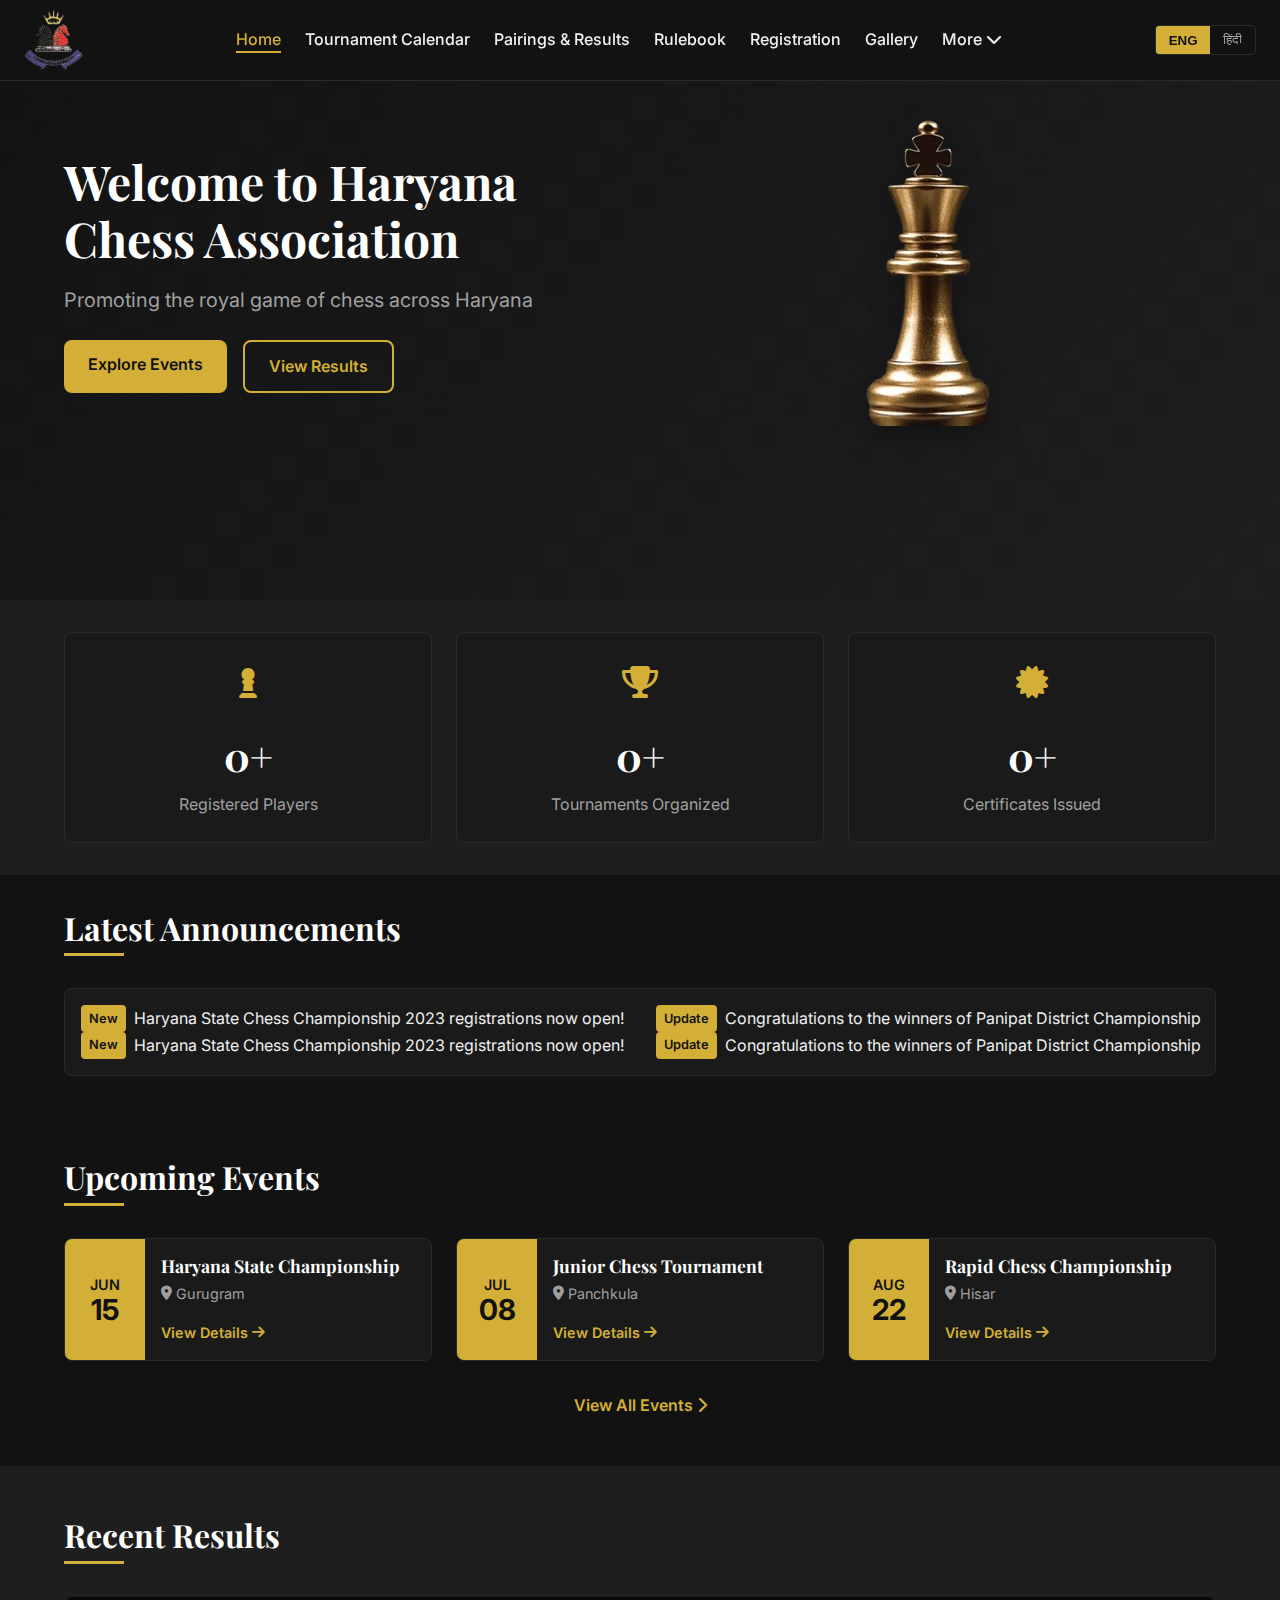
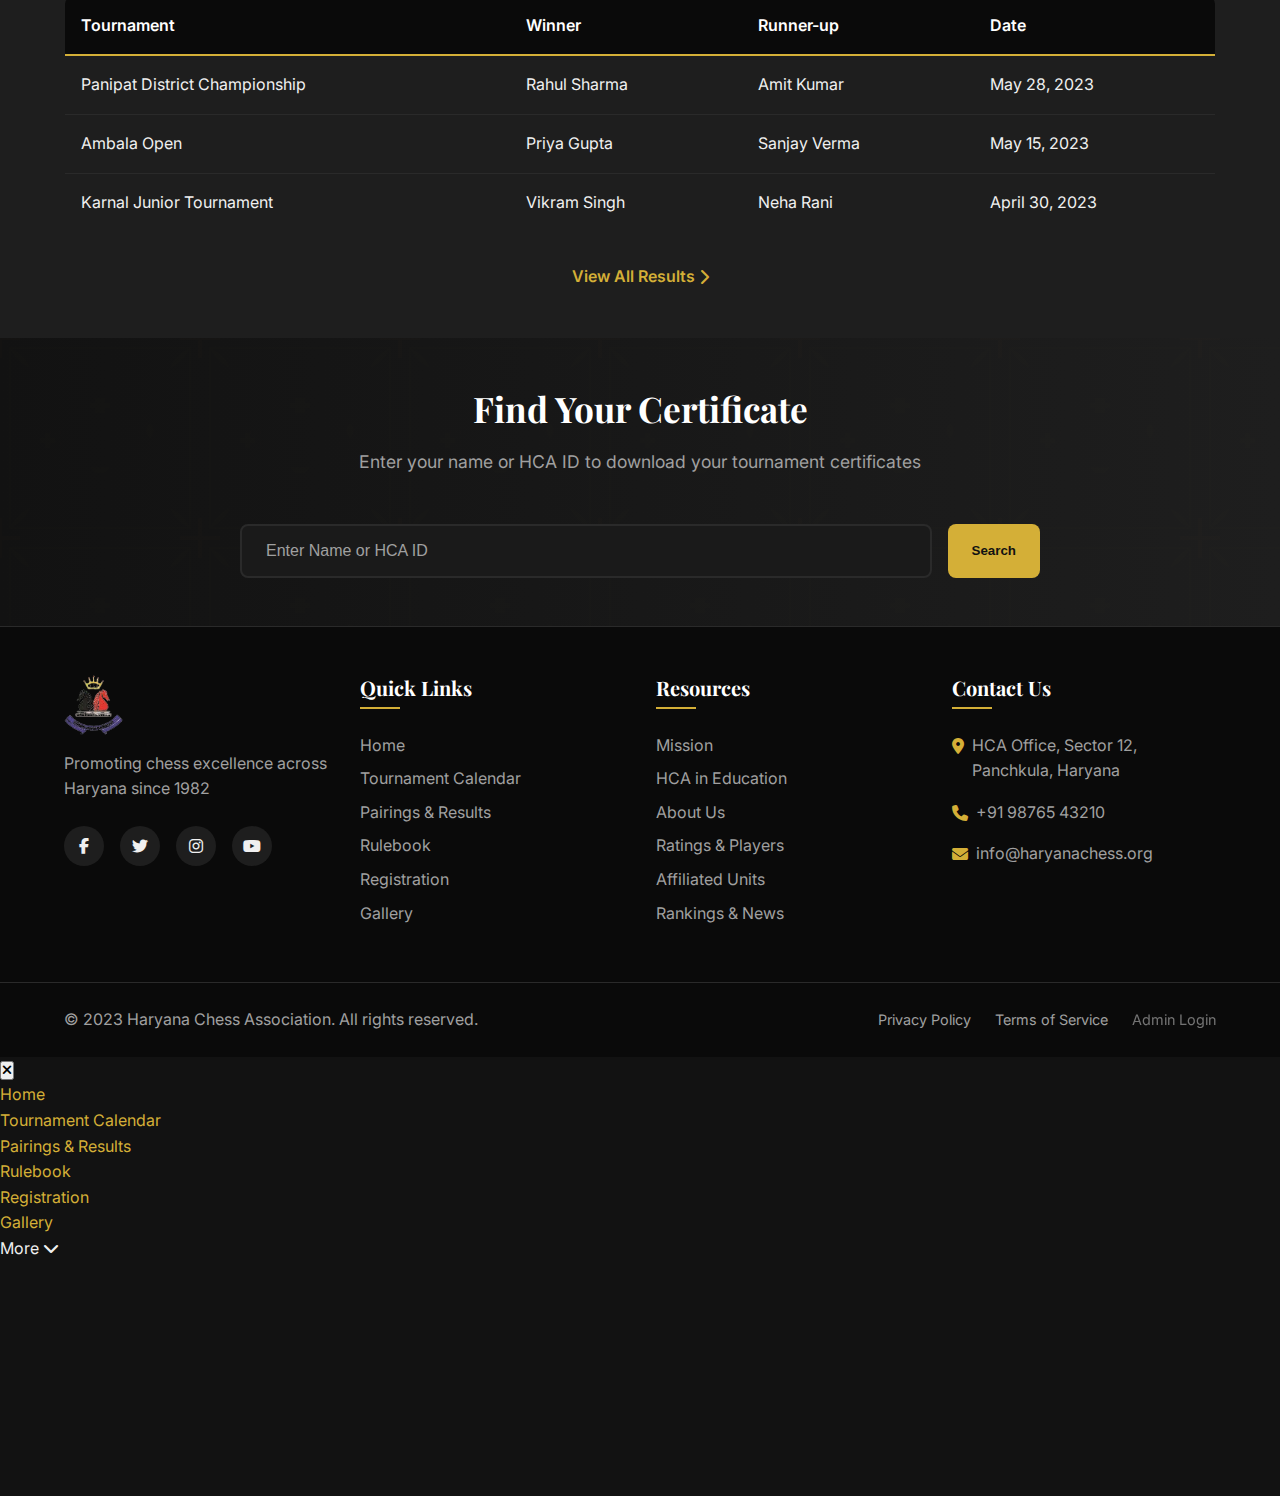
<file: index.html>
<!DOCTYPE html>
<html lang="en">
<head>
    <meta charset="UTF-8">
    <meta name="viewport" content="width=device-width, initial-scale=1.0">
    <title>Haryana Chess Association - Home</title>
    <link rel="stylesheet" href="css/style.css">
    <link rel="stylesheet" href="css/home.css">
    <link rel="preconnect" href="https://fonts.googleapis.com">
    <link rel="preconnect" href="https://fonts.gstatic.com" crossorigin>
    <link href="https://fonts.googleapis.com/css2?family=Inter:wght@300;400;500;600;700&family=Playfair+Display:wght@400;500;600;700&display=swap" rel="stylesheet">
    <link rel="stylesheet" href="https://cdnjs.cloudflare.com/ajax/libs/font-awesome/6.4.0/css/all.min.css">
    <link rel="icon" type="image/png" href="favicon.ico">
</head>
<body>
    <!-- Header Section -->
    <header>
        <div class="header-container">
            <div class="logo">
                <a href="index.html">
                    <img src="logo.png" alt="Haryana Chess Association Logo">
                </a>
            </div>
            <nav>
                <ul class="nav-links">
                    <li><a href="index.html" class="active">Home</a></li>
                    <li><a href="calendar.html">Tournament Calendar</a></li>
                    <li><a href="pairings-results.html">Pairings & Results</a></li>
                    <li><a href="rulebook.html">Rulebook</a></li>
                    <li><a href="registration.html">Registration</a></li>
                    <li><a href="gallery.html">Gallery</a></li>
                    <li class="dropdown">
                        <a href="#">More <i class="fas fa-chevron-down"></i></a>
                        <ul class="dropdown-menu">
                            <li><a href="mission.html">Mission</a></li>
                            <li><a href="education.html">HCA in Education</a></li>
                            <li><a href="about.html">About Us</a></li>
                            <li><a href="players.html">Players</a></li>
                            <li><a href="news.html">News</a></li>
                        </ul>
                    </li>
                </ul>
            </nav>
            <div class="nav-right">
                <div class="language-toggle">
                    <button class="lang-btn active">ENG</button>
                    <button class="lang-btn">हिंदी</button>
                </div>
                <div class="mobile-menu-btn">
                    <i class="fas fa-bars"></i>
                </div>
            </div>
        </div>
    </header>

    <!-- Hero Section -->
    <section class="hero">
        <div class="hero-content">
            <div class="hero-text">
                <h1>Welcome to Haryana Chess Association</h1>
                <p>Promoting the royal game of chess across Haryana</p>
                <div class="hero-buttons">
                    <a href="calendar.html" class="btn primary-btn">Explore Events</a>
                    <a href="pairings-results.html" class="btn secondary-btn">View Results</a>
                </div>
            </div>
            <div class="hero-image">
                <img src="king.png" alt="Chess King" class="floating-king">
            </div>
        </div>
    </section>

    <!-- Stats Section -->
    <section class="stats">
        <div class="container">
            <div class="stats-grid">
                <div class="stat-card">
                    <div class="stat-icon">
                        <i class="fas fa-chess-pawn"></i>
                    </div>
                    <div class="stat-number">5000+</div>
                    <div class="stat-title">Registered Players</div>
                </div>
                <div class="stat-card">
                    <div class="stat-icon">
                        <i class="fas fa-trophy"></i>
                    </div>
                    <div class="stat-number">120+</div>
                    <div class="stat-title">Tournaments Organized</div>
                </div>
                <div class="stat-card">
                    <div class="stat-icon">
                        <i class="fas fa-certificate"></i>
                    </div>
                    <div class="stat-number">2500+</div>
                    <div class="stat-title">Certificates Issued</div>
                </div>
            </div>
        </div>
    </section>

    <!-- Announcements Section -->
    <section class="announcements">
        <div class="container">
            <h2 class="section-title">Latest Announcements</h2>
            <div class="marquee-container">
                <div class="marquee-content">
                    <div class="announcement-item">
                        <span class="announcement-badge">New</span>
                        <span class="announcement-text">Haryana State Chess Championship 2023 registrations now open!</span>
                    </div>
                    <div class="announcement-item">
                        <span class="announcement-badge">Update</span>
                        <span class="announcement-text">Congratulations to the winners of Panipat District Championship</span>
                    </div>
                    <div class="announcement-item">
                        <span class="announcement-badge">Important</span>
                        <span class="announcement-text">FIDE rating changes effective from next month</span>
                    </div>
                </div>
            </div>
        </div>
    </section>

    <!-- Upcoming Events Section -->
    <section class="upcoming-events">
        <div class="container">
            <h2 class="section-title">Upcoming Events</h2>
            <div class="events-grid">
                <div class="event-card">
                    <div class="event-date">
                        <div class="month">JUN</div>
                        <div class="day">15</div>
                    </div>
                    <div class="event-details">
                        <h3 class="event-title">Haryana State Championship</h3>
                        <div class="event-location"><i class="fas fa-map-marker-alt"></i> Gurugram</div>
                        <a href="calendar.html" class="event-link">View Details <i class="fas fa-arrow-right"></i></a>
                    </div>
                </div>
                <div class="event-card">
                    <div class="event-date">
                        <div class="month">JUL</div>
                        <div class="day">08</div>
                    </div>
                    <div class="event-details">
                        <h3 class="event-title">Junior Chess Tournament</h3>
                        <div class="event-location"><i class="fas fa-map-marker-alt"></i> Panchkula</div>
                        <a href="calendar.html" class="event-link">View Details <i class="fas fa-arrow-right"></i></a>
                    </div>
                </div>
                <div class="event-card">
                    <div class="event-date">
                        <div class="month">AUG</div>
                        <div class="day">22</div>
                    </div>
                    <div class="event-details">
                        <h3 class="event-title">Rapid Chess Championship</h3>
                        <div class="event-location"><i class="fas fa-map-marker-alt"></i> Hisar</div>
                        <a href="calendar.html" class="event-link">View Details <i class="fas fa-arrow-right"></i></a>
                    </div>
                </div>
            </div>
            <div class="view-all-container">
                <a href="calendar.html" class="view-all-link">View All Events <i class="fas fa-chevron-right"></i></a>
            </div>
        </div>
    </section>

    <!-- Recent Results Section -->
    <section class="recent-results">
        <div class="container">
            <h2 class="section-title">Recent Results</h2>
            <div class="results-table-container">
                <table class="results-table">
                    <thead>
                        <tr>
                            <th>Tournament</th>
                            <th>Winner</th>
                            <th>Runner-up</th>
                            <th>Date</th>
                        </tr>
                    </thead>
                    <tbody>
                        <tr>
                            <td>Panipat District Championship</td>
                            <td>Rahul Sharma</td>
                            <td>Amit Kumar</td>
                            <td>May 28, 2023</td>
                        </tr>
                        <tr>
                            <td>Ambala Open</td>
                            <td>Priya Gupta</td>
                            <td>Sanjay Verma</td>
                            <td>May 15, 2023</td>
                        </tr>
                        <tr>
                            <td>Karnal Junior Tournament</td>
                            <td>Vikram Singh</td>
                            <td>Neha Rani</td>
                            <td>April 30, 2023</td>
                        </tr>
                    </tbody>
                </table>
            </div>
            <div class="view-all-container">
                <a href="pairings-results.html" class="view-all-link">View All Results <i class="fas fa-chevron-right"></i></a>
            </div>
        </div>
    </section>

    <!-- Certificate Search Section -->
    <section class="certificate-search">
        <div class="container">
            <div class="certificate-search-content">
                <div class="certificate-search-text">
                    <h2>Find Your Certificate</h2>
                    <p>Enter your name or HCA ID to download your tournament certificates</p>
                </div>
                <div class="certificate-search-form">
                    <input type="text" placeholder="Enter Name or HCA ID" class="certificate-input">
                    <button class="btn primary-btn">Search</button>
                </div>
            </div>
        </div>
    </section>

    <!-- Footer Section -->
    <footer>
        <div class="footer-top">
            <div class="container">
                <div class="footer-grid">
                    <div class="footer-column">
                        <div class="footer-logo">
                            <img src="logo.png" alt="Haryana Chess Association Logo">
                        </div>
                        <p class="footer-description">Promoting chess excellence across Haryana since 1982</p>
                        <div class="social-icons">
                            <a href="#" class="social-icon"><i class="fab fa-facebook-f"></i></a>
                            <a href="#" class="social-icon"><i class="fab fa-twitter"></i></a>
                            <a href="#" class="social-icon"><i class="fab fa-instagram"></i></a>
                            <a href="#" class="social-icon"><i class="fab fa-youtube"></i></a>
                        </div>
                    </div>
                    <div class="footer-column">
                        <h3 class="footer-heading">Quick Links</h3>
                        <ul class="footer-links">
                            <li><a href="index.html">Home</a></li>
                            <li><a href="calendar.html">Tournament Calendar</a></li>
                            <li><a href="pairings-results.html">Pairings & Results</a></li>
                            <li><a href="rulebook.html">Rulebook</a></li>
                            <li><a href="registration.html">Registration</a></li>
                            <li><a href="gallery.html">Gallery</a></li>
                        </ul>
                    </div>
                    <div class="footer-column">
                        <h3 class="footer-heading">Resources</h3>
                        <ul class="footer-links">
                            <li><a href="mission.html">Mission</a></li>
                            <li><a href="education.html">HCA in Education</a></li>
                            <li><a href="about.html">About Us</a></li>
                            <li><a href="ratings.html">Ratings & Players</a></li>
                            <li><a href="affiliated.html">Affiliated Units</a></li>
                            <li><a href="rankings-news.html">Rankings & News</a></li>
                        </ul>
                    </div>
                    <div class="footer-column">
                        <h3 class="footer-heading">Contact Us</h3>
                        <ul class="footer-contact">
                            <li><i class="fas fa-map-marker-alt"></i> HCA Office, Sector 12, Panchkula, Haryana</li>
                            <li><i class="fas fa-phone"></i> +91 98765 43210</li>
                            <li><i class="fas fa-envelope"></i> info@haryanachess.org</li>
                        </ul>
                    </div>
                </div>
            </div>
        </div>
        <div class="footer-bottom">
            <div class="container">
                <div class="footer-bottom-content">
                    <p class="copyright">© 2023 Haryana Chess Association. All rights reserved.</p>
                    <div class="footer-bottom-links">
                        <a href="#">Privacy Policy</a>
                        <a href="#">Terms of Service</a>
                        <a href="admin-login.html" class="admin-link">Admin Login</a>
                    </div>
                </div>
            </div>
        </div>
    </footer>

    <script src="js/main.js"></script>
    <script src="js/home.js"></script>
</body>
</html>
</file>
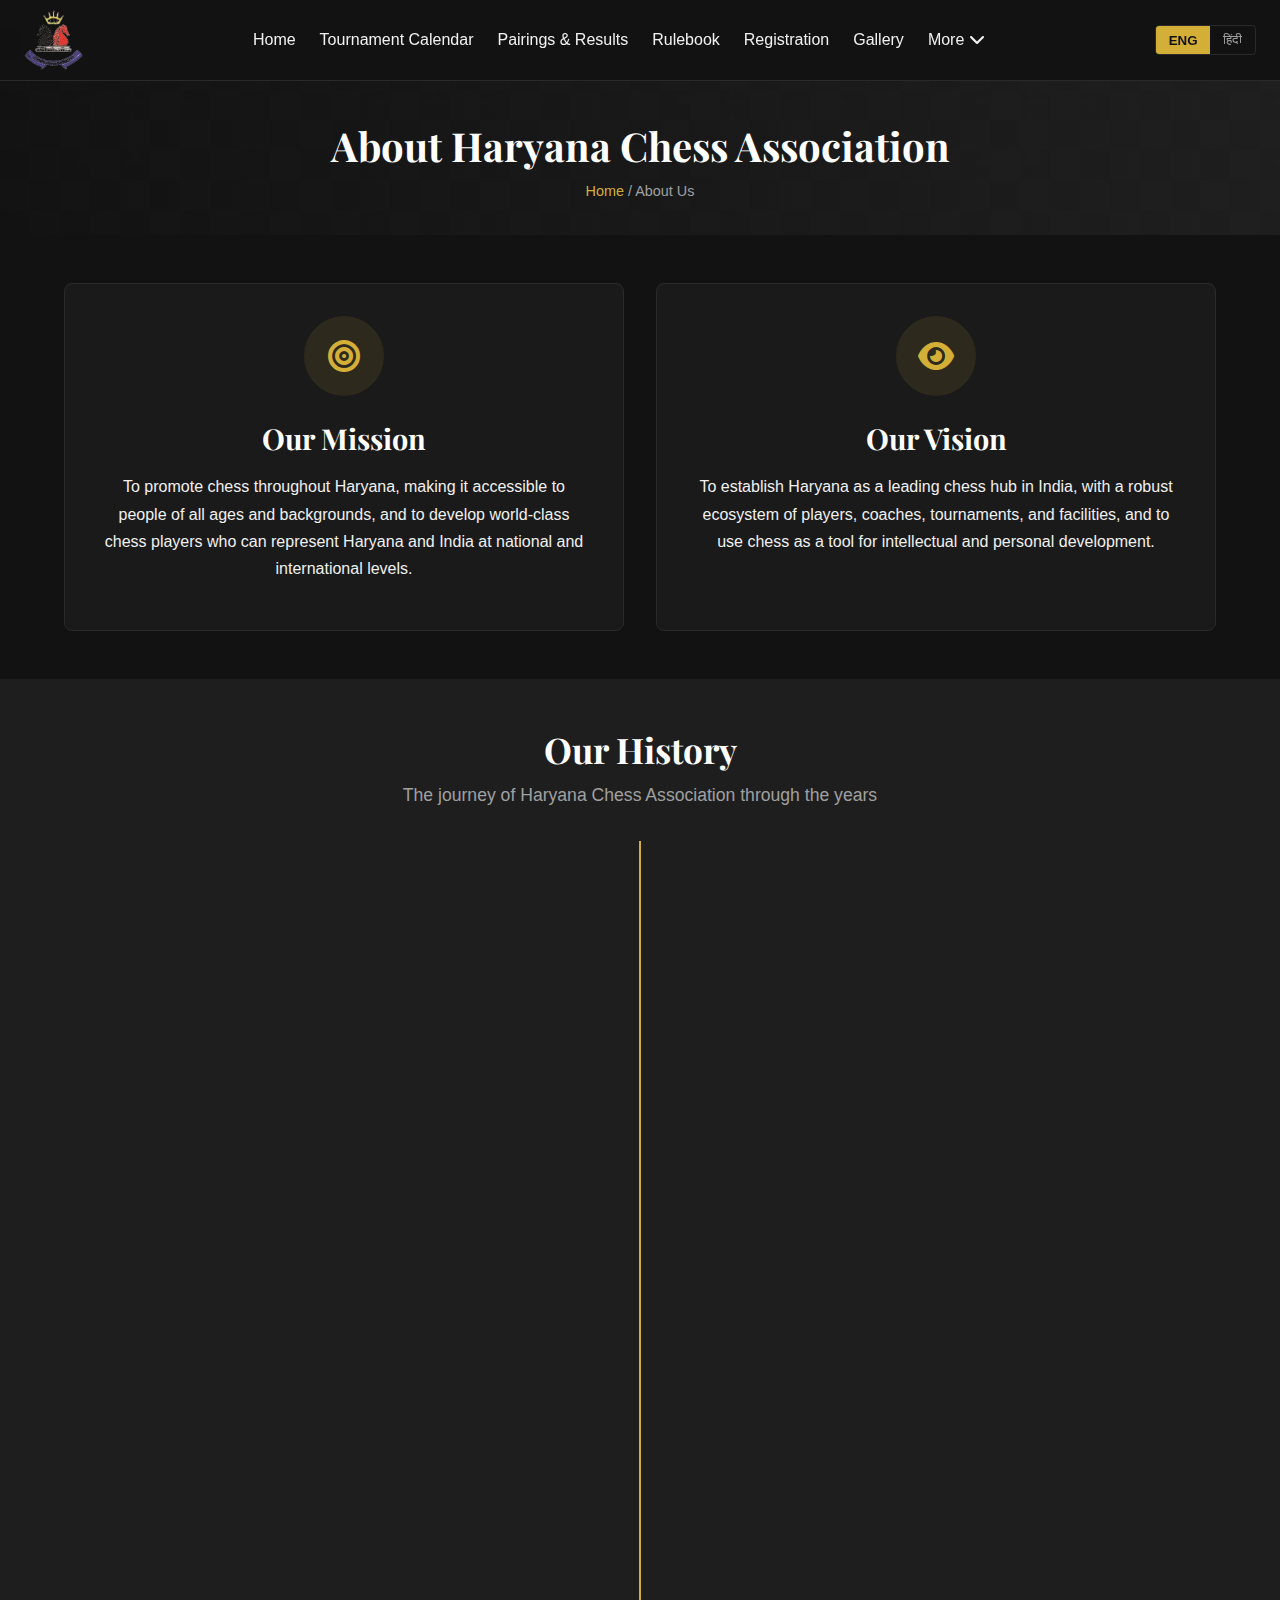
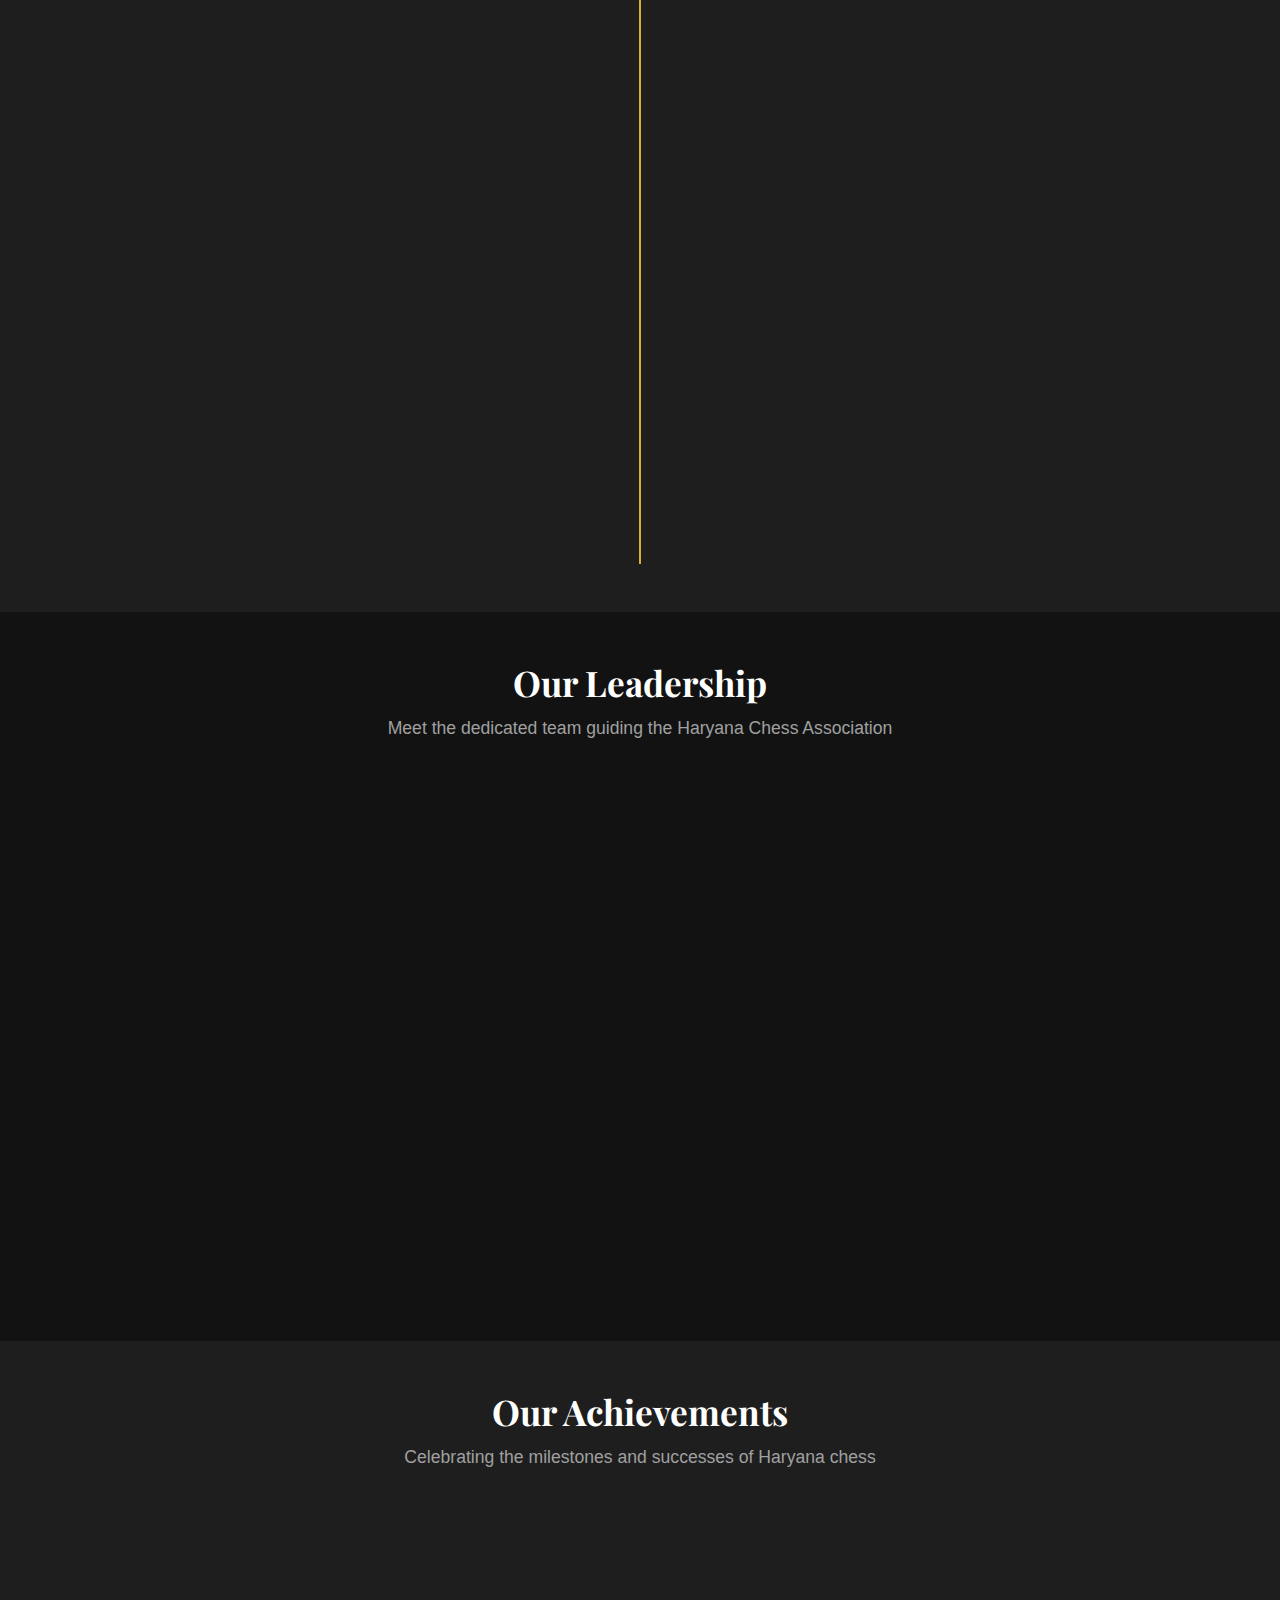
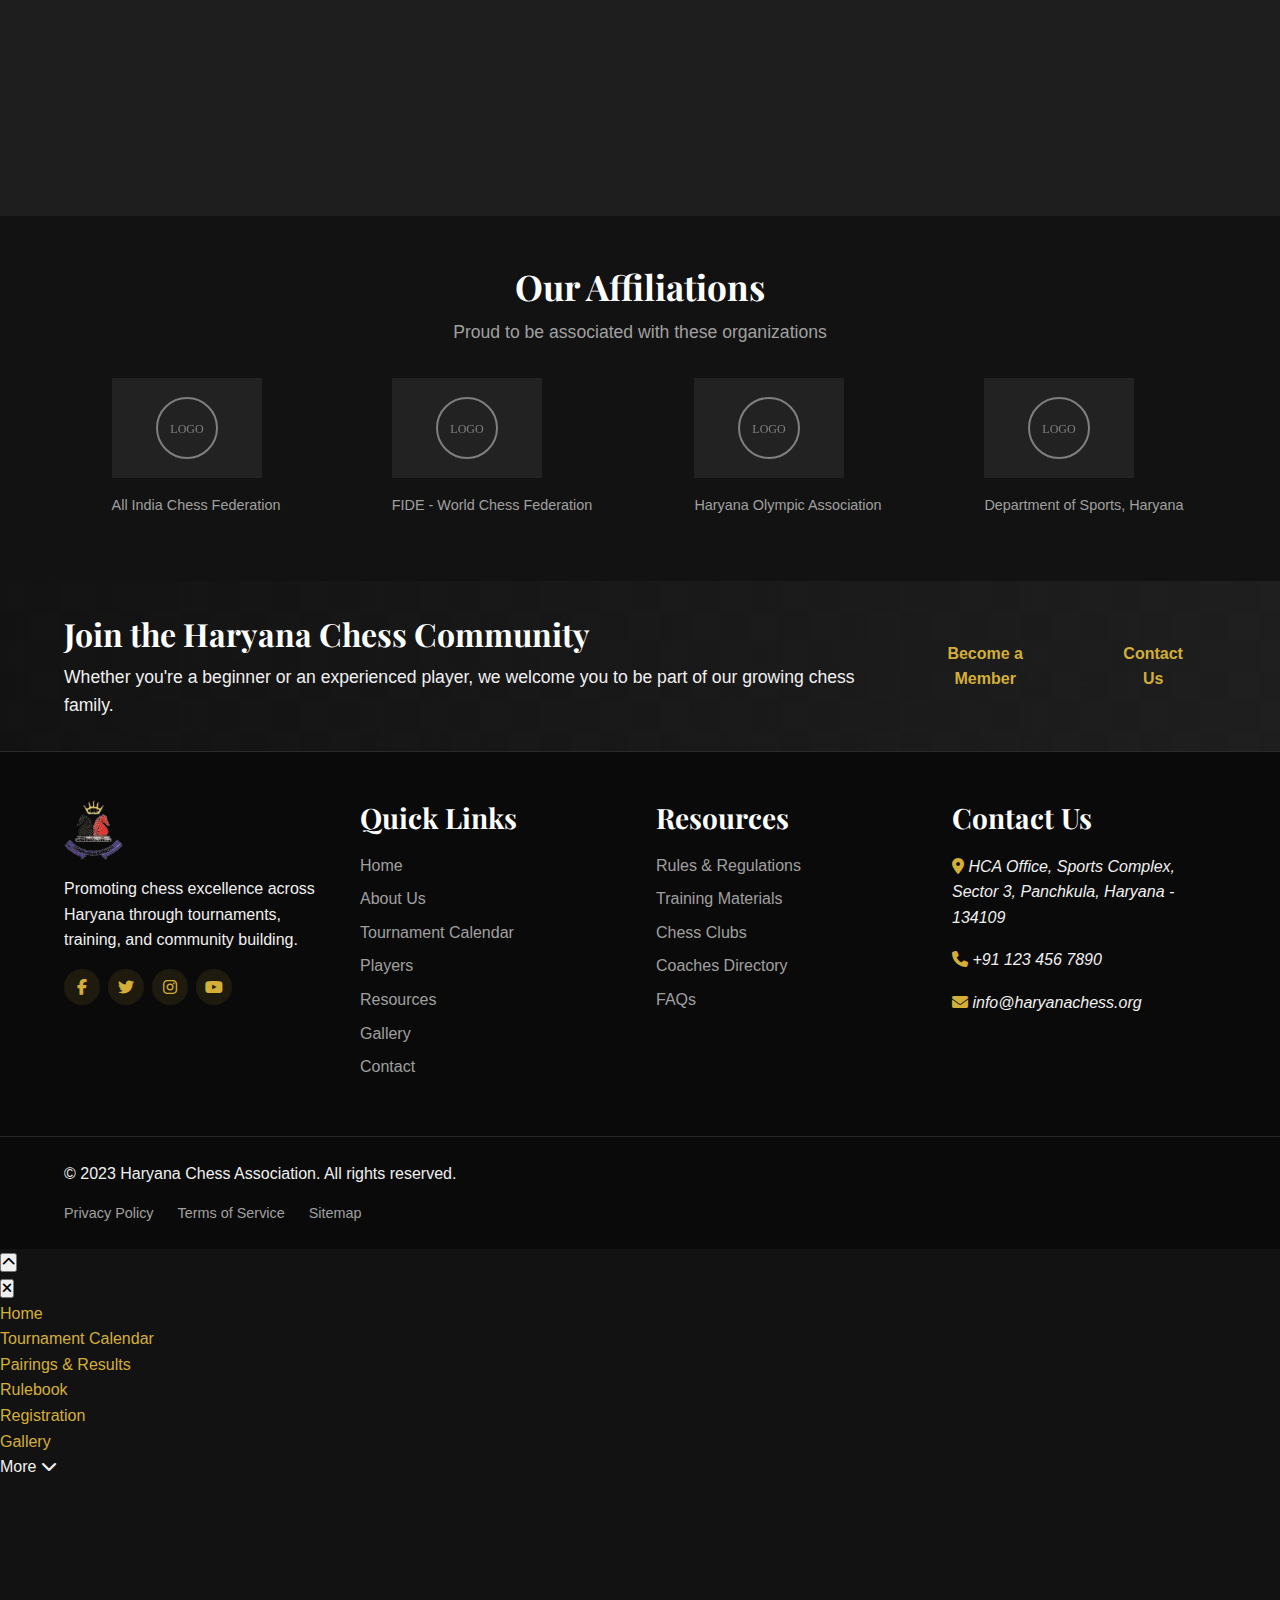
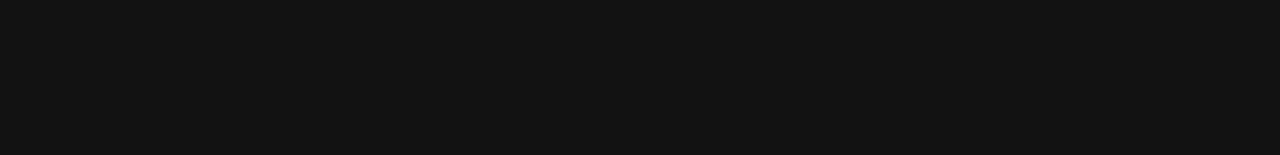
<file: about.html>
<!DOCTYPE html>
<html lang="en">
<head>
    <meta charset="UTF-8">
    <meta name="viewport" content="width=device-width, initial-scale=1.0">
    <title>About Us - Haryana Chess Association</title>
    <meta name="description" content="Learn about the Haryana Chess Association, our history, mission, vision, and the team behind promoting chess in Haryana.">
    
    <!-- Favicon -->
    <link rel="shortcut icon" href="favicon.ico" type="image/x-icon">
    
    <!-- Google Fonts -->
    <link rel="preconnect" href="https://fonts.googleapis.com">
    <link rel="preconnect" href="https://fonts.gstatic.com" crossorigin>
    <link href="https://fonts.googleapis.com/css2?family=Playfair+Display:wght@400;500;600;700&family=Roboto:wght@300;400;500;700&display=swap" rel="stylesheet">
    
    <!-- Font Awesome -->
    <link rel="stylesheet" href="https://cdnjs.cloudflare.com/ajax/libs/font-awesome/6.4.0/css/all.min.css">
    
    <!-- CSS Files -->
    <link rel="stylesheet" href="css/style.css">
    <link rel="stylesheet" href="css/about.css">
</head>
<body>
    <!-- Header Section -->
    <header>
        <div class="header-container">
            <div class="logo">
                <a href="index.html">
                    <img src="logo.png" alt="Haryana Chess Association Logo">
                </a>
            </div>
            <nav>
                <ul class="nav-links">
                    <li><a href="index.html">Home</a></li>
                    <li><a href="calendar.html">Tournament Calendar</a></li>
                    <li><a href="pairings-results.html">Pairings & Results</a></li>
                    <li><a href="rulebook.html">Rulebook</a></li>
                    <li><a href="registration.html">Registration</a></li>
                    <li><a href="gallery.html">Gallery</a></li>
                    <li class="dropdown">
                        <a href="#">More <i class="fas fa-chevron-down"></i></a>
                        <ul class="dropdown-menu">
                            <li><a href="mission.html">Mission</a></li>
                            <li><a href="education.html">HCA in Education</a></li>
                            <li><a href="about.html" class="active">About Us</a></li>
                            <li><a href="ratings.html">Ratings & Players</a></li>
                            <li><a href="affiliated.html">Affiliated Units</a></li>
                            <li><a href="rankings-news.html">Rankings & News</a></li>
                        </ul>
                    </li>
                </ul>
            </nav>
            <div class="nav-right">
                <div class="language-toggle">
                    <button class="lang-btn active">ENG</button>
                    <button class="lang-btn">हिंदी</button>
                </div>
                <div class="mobile-menu-btn">
                    <i class="fas fa-bars"></i>
                </div>
            </div>
        </div>
    </header>

    <!-- Page Banner -->
    <section class="page-banner">
        <div class="container">
            <h1>About Haryana Chess Association</h1>
            <div class="breadcrumbs">
                <a href="index.html">Home</a> / <span>About Us</span>
            </div>
        </div>
    </section>

    <!-- Mission & Vision -->
    <section class="mission-vision">
        <div class="container">
            <div class="mission-vision-wrapper">
                <div class="mission-box">
                    <div class="icon-wrapper">
                        <i class="fas fa-bullseye"></i>
                    </div>
                    <h2>Our Mission</h2>
                    <p>To promote chess throughout Haryana, making it accessible to people of all ages and backgrounds, and to develop world-class chess players who can represent Haryana and India at national and international levels.</p>
                </div>
                
                <div class="vision-box">
                    <div class="icon-wrapper">
                        <i class="fas fa-eye"></i>
                    </div>
                    <h2>Our Vision</h2>
                    <p>To establish Haryana as a leading chess hub in India, with a robust ecosystem of players, coaches, tournaments, and facilities, and to use chess as a tool for intellectual and personal development.</p>
                </div>
            </div>
        </div>
    </section>

    <!-- History -->
    <section class="history-section">
        <div class="container">
            <div class="section-header">
                <h2>Our History</h2>
                <p>The journey of Haryana Chess Association through the years</p>
            </div>
            
            <div class="timeline">
                <div class="timeline-item">
                    <div class="year">1972</div>
                    <div class="content">
                        <h3>Foundation</h3>
                        <p>Haryana Chess Association was established with the aim of promoting chess in the newly formed state of Haryana.</p>
                    </div>
                </div>
                
                <div class="timeline-item">
                    <div class="year">1980</div>
                    <div class="content">
                        <h3>First State Championship</h3>
                        <p>Organized the first official Haryana State Chess Championship in Ambala, marking a milestone in the state's chess history.</p>
                    </div>
                </div>
                
                <div class="timeline-item">
                    <div class="year">1995</div>
                    <div class="content">
                        <h3>National Recognition</h3>
                        <p>Haryana players began making their mark at national tournaments, bringing recognition to the state's chess program.</p>
                    </div>
                </div>
                
                <div class="timeline-item">
                    <div class="year">2005</div>
                    <div class="content">
                        <h3>International Breakthrough</h3>
                        <p>First International Master from Haryana, setting the stage for future international achievements.</p>
                    </div>
                </div>
                
                <div class="timeline-item">
                    <div class="year">2015</div>
                    <div class="content">
                        <h3>Chess in Schools Program</h3>
                        <p>Launched the 'Chess in Schools' initiative to introduce chess as part of the educational curriculum across Haryana.</p>
                    </div>
                </div>
                
                <div class="timeline-item">
                    <div class="year">2023</div>
                    <div class="content">
                        <h3>Digital Transformation</h3>
                        <p>Embraced digital platforms to make chess more accessible, including online tournaments and training programs.</p>
                    </div>
                </div>
            </div>
        </div>
    </section>

    <!-- Leadership -->
    <section class="leadership-section">
        <div class="container">
            <div class="section-header">
                <h2>Our Leadership</h2>
                <p>Meet the dedicated team guiding the Haryana Chess Association</p>
            </div>
            
            <div class="leadership-grid">
                <div class="leader-card">
                    <div class="leader-image">
                        <img src="assets/placeholder-person.svg" alt="President">
                    </div>
                    <div class="leader-info">
                        <h3>Rajesh Kumar</h3>
                        <p class="position">President</p>
                        <p class="bio">International Master with over 30 years of experience in chess administration and coaching.</p>
                        <div class="social-links">
                            <a href="#" aria-label="LinkedIn"><i class="fab fa-linkedin"></i></a>
                            <a href="#" aria-label="Twitter"><i class="fab fa-twitter"></i></a>
                        </div>
                    </div>
                </div>
                
                <div class="leader-card">
                    <div class="leader-image">
                        <img src="assets/placeholder-person.svg" alt="Secretary General">
                    </div>
                    <div class="leader-info">
                        <h3>Sunita Sharma</h3>
                        <p class="position">Secretary General</p>
                        <p class="bio">Former national champion who has dedicated her career to developing chess infrastructure in Haryana.</p>
                        <div class="social-links">
                            <a href="#" aria-label="LinkedIn"><i class="fab fa-linkedin"></i></a>
                            <a href="#" aria-label="Twitter"><i class="fab fa-twitter"></i></a>
                        </div>
                    </div>
                </div>
                
                <div class="leader-card">
                    <div class="leader-image">
                        <img src="assets/placeholder-person.svg" alt="Treasurer">
                    </div>
                    <div class="leader-info">
                        <h3>Vikram Singh</h3>
                        <p class="position">Treasurer</p>
                        <p class="bio">Financial expert with a passion for chess and a vision for sustainable chess development.</p>
                        <div class="social-links">
                            <a href="#" aria-label="LinkedIn"><i class="fab fa-linkedin"></i></a>
                            <a href="#" aria-label="Twitter"><i class="fab fa-twitter"></i></a>
                        </div>
                    </div>
                </div>
                
                <div class="leader-card">
                    <div class="leader-image">
                        <img src="assets/placeholder-person.svg" alt="Technical Director">
                    </div>
                    <div class="leader-info">
                        <h3>Amit Verma</h3>
                        <p class="position">Technical Director</p>
                        <p class="bio">FIDE Trainer and Arbiter who oversees tournament organization and player development programs.</p>
                        <div class="social-links">
                            <a href="#" aria-label="LinkedIn"><i class="fab fa-linkedin"></i></a>
                            <a href="#" aria-label="Twitter"><i class="fab fa-twitter"></i></a>
                        </div>
                    </div>
                </div>
            </div>
        </div>
    </section>

    <!-- Achievements -->
    <section class="achievements-section">
        <div class="container">
            <div class="section-header">
                <h2>Our Achievements</h2>
                <p>Celebrating the milestones and successes of Haryana chess</p>
            </div>
            
            <div class="achievements-wrapper">
                <div class="achievement-card">
                    <div class="achievement-icon">
                        <i class="fas fa-medal"></i>
                    </div>
                    <div class="achievement-content">
                        <h3>National Champions</h3>
                        <p>15+ National Championships won by Haryana players across different age categories</p>
                    </div>
                </div>
                
                <div class="achievement-card">
                    <div class="achievement-icon">
                        <i class="fas fa-user-graduate"></i>
                    </div>
                    <div class="achievement-content">
                        <h3>International Titles</h3>
                        <p>3 Grandmasters, 7 International Masters, and 12 FIDE Masters from Haryana</p>
                    </div>
                </div>
                
                <div class="achievement-card">
                    <div class="achievement-icon">
                        <i class="fas fa-trophy"></i>
                    </div>
                    <div class="achievement-content">
                        <h3>Tournament Organization</h3>
                        <p>Successfully hosted 5 International and 25+ National level tournaments</p>
                    </div>
                </div>
                
                <div class="achievement-card">
                    <div class="achievement-icon">
                        <i class="fas fa-users"></i>
                    </div>
                    <div class="achievement-content">
                        <h3>Chess Community</h3>
                        <p>Built a vibrant community with 50+ affiliated clubs and 10,000+ registered players</p>
                    </div>
                </div>
            </div>
        </div>
    </section>

    <!-- Affiliations -->
    <section class="affiliations-section">
        <div class="container">
            <div class="section-header">
                <h2>Our Affiliations</h2>
                <p>Proud to be associated with these organizations</p>
            </div>
            
            <div class="affiliations-grid">
                <div class="affiliation-logo">
                    <img src="assets/placeholder-logo.svg" alt="All India Chess Federation">
                    <p>All India Chess Federation</p>
                </div>
                
                <div class="affiliation-logo">
                    <img src="assets/placeholder-logo.svg" alt="FIDE - World Chess Federation">
                    <p>FIDE - World Chess Federation</p>
                </div>
                
                <div class="affiliation-logo">
                    <img src="assets/placeholder-logo.svg" alt="Haryana Olympic Association">
                    <p>Haryana Olympic Association</p>
                </div>
                
                <div class="affiliation-logo">
                    <img src="assets/placeholder-logo.svg" alt="Department of Sports, Haryana">
                    <p>Department of Sports, Haryana</p>
                </div>
            </div>
        </div>
    </section>

    <!-- Call to Action -->
    <section class="cta-section">
        <div class="container">
            <div class="cta-wrapper">
                <div class="cta-content">
                    <h2>Join the Haryana Chess Community</h2>
                    <p>Whether you're a beginner or an experienced player, we welcome you to be part of our growing chess family.</p>
                </div>
                <div class="cta-buttons">
                    <a href="#" class="btn btn-primary">Become a Member</a>
                    <a href="#" class="btn btn-secondary">Contact Us</a>
                </div>
            </div>
        </div>
    </section>

    <!-- Footer -->
    <footer class="site-footer">
        <div class="footer-top">
            <div class="container">
                <div class="footer-grid">
                    <div class="footer-info">
                        <div class="footer-logo">
                            <img src="logo.png" alt="Haryana Chess Association Logo">
                        </div>
                        <p>Promoting chess excellence across Haryana through tournaments, training, and community building.</p>
                        <div class="social-links">
                            <a href="#" aria-label="Facebook"><i class="fab fa-facebook-f"></i></a>
                            <a href="#" aria-label="Twitter"><i class="fab fa-twitter"></i></a>
                            <a href="#" aria-label="Instagram"><i class="fab fa-instagram"></i></a>
                            <a href="#" aria-label="YouTube"><i class="fab fa-youtube"></i></a>
                        </div>
                    </div>
                    
                    <div class="footer-links">
                        <h3>Quick Links</h3>
                        <ul>
                            <li><a href="index.html">Home</a></li>
                            <li><a href="about.html">About Us</a></li>
                            <li><a href="calendar.html">Tournament Calendar</a></li>
                            <li><a href="#">Players</a></li>
                            <li><a href="#">Resources</a></li>
                            <li><a href="#">Gallery</a></li>
                            <li><a href="#">Contact</a></li>
                        </ul>
                    </div>
                    
                    <div class="footer-links">
                        <h3>Resources</h3>
                        <ul>
                            <li><a href="#">Rules & Regulations</a></li>
                            <li><a href="#">Training Materials</a></li>
                            <li><a href="#">Chess Clubs</a></li>
                            <li><a href="#">Coaches Directory</a></li>
                            <li><a href="#">FAQs</a></li>
                        </ul>
                    </div>
                    
                    <div class="footer-contact">
                        <h3>Contact Us</h3>
                        <address>
                            <p><i class="fas fa-map-marker-alt"></i> HCA Office, Sports Complex, Sector 3, Panchkula, Haryana - 134109</p>
                            <p><i class="fas fa-phone"></i> +91 123 456 7890</p>
                            <p><i class="fas fa-envelope"></i> info@haryanachess.org</p>
                        </address>
                    </div>
                </div>
            </div>
        </div>
        
        <div class="footer-bottom">
            <div class="container">
                <p>&copy; 2023 Haryana Chess Association. All rights reserved.</p>
                <div class="footer-bottom-links">
                    <a href="#">Privacy Policy</a>
                    <a href="#">Terms of Service</a>
                    <a href="#">Sitemap</a>
                </div>
            </div>
        </div>
    </footer>

    <!-- Back to Top Button -->
    <button id="back-to-top" aria-label="Back to Top">
        <i class="fas fa-chevron-up"></i>
    </button>

    <!-- JavaScript Files -->
    <script src="js/main.js"></script>
    <script src="js/about.js"></script>
</body>
</html>
</file>
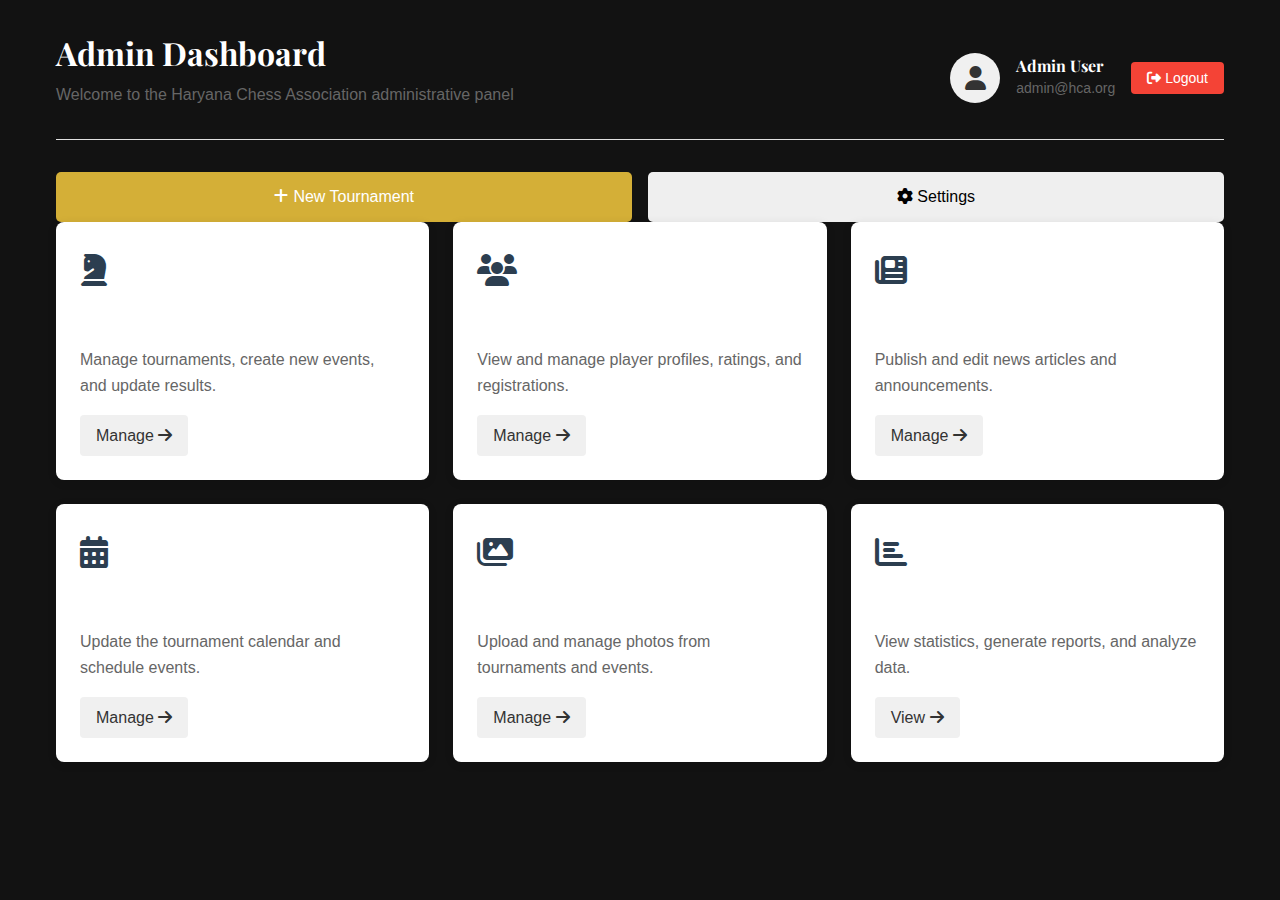
<file: admin-dashboard.html>
<!DOCTYPE html>
<html lang="en">
<head>
    <meta charset="UTF-8">
    <meta name="viewport" content="width=device-width, initial-scale=1.0">
    <title>Admin Dashboard - Haryana Chess Association</title>
    <meta name="description" content="Administrative dashboard for Haryana Chess Association.">
    <link rel="icon" href="favicon.ico" type="image/x-icon">
    <link rel="stylesheet" href="css/style.css">
    <link rel="stylesheet" href="css/admin-login.css">
    <link href="https://fonts.googleapis.com/css2?family=Playfair+Display:wght@400;700&family=Roboto:wght@300;400;500;700&display=swap" rel="stylesheet">
    <link rel="stylesheet" href="https://cdnjs.cloudflare.com/ajax/libs/font-awesome/6.4.0/css/all.min.css">
    <style>
        /* Dashboard specific styles */
        .dashboard-container {
            max-width: 1200px;
            margin: 2rem auto;
            padding: 0 1rem;
        }
        
        .dashboard-header {
            display: flex;
            justify-content: space-between;
            align-items: center;
            margin-bottom: 2rem;
            padding-bottom: 1rem;
            border-bottom: 1px solid #e0e0e0;
        }
        
        .dashboard-title h1 {
            font-size: 2rem;
            margin-bottom: 0.5rem;
        }
        
        .dashboard-title p {
            color: #666;
        }
        
        .user-info {
            display: flex;
            align-items: center;
            gap: 1rem;
        }
        
        .user-avatar {
            width: 50px;
            height: 50px;
            border-radius: 50%;
            background-color: #f0f0f0;
            display: flex;
            align-items: center;
            justify-content: center;
            font-size: 1.5rem;
            color: #333;
        }
        
        .user-details h3 {
            margin: 0;
            font-size: 1rem;
        }
        
        .user-details p {
            margin: 0;
            font-size: 0.875rem;
            color: #666;
        }
        
        .dashboard-actions {
            display: flex;
            gap: 1rem;
            margin-top: 1rem;
        }
        
        .dashboard-grid {
            display: grid;
            grid-template-columns: repeat(auto-fill, minmax(300px, 1fr));
            gap: 1.5rem;
            margin-bottom: 2rem;
        }
        
        .dashboard-card {
            background-color: #fff;
            border-radius: 8px;
            box-shadow: 0 2px 10px rgba(0, 0, 0, 0.1);
            padding: 1.5rem;
            transition: transform 0.3s ease, box-shadow 0.3s ease;
        }
        
        .dashboard-card:hover {
            transform: translateY(-5px);
            box-shadow: 0 5px 15px rgba(0, 0, 0, 0.1);
        }
        
        .card-icon {
            font-size: 2rem;
            margin-bottom: 1rem;
            color: #2c3e50;
        }
        
        .card-title {
            font-size: 1.25rem;
            margin-bottom: 0.5rem;
            font-weight: 600;
        }
        
        .card-description {
            color: #666;
            margin-bottom: 1rem;
        }
        
        .card-action {
            display: inline-block;
            padding: 0.5rem 1rem;
            background-color: #f0f0f0;
            color: #333;
            border-radius: 4px;
            text-decoration: none;
            transition: background-color 0.3s ease;
        }
        
        .card-action:hover {
            background-color: #e0e0e0;
        }
        
        .logout-btn {
            background-color: #f44336;
            color: white;
            border: none;
            padding: 0.5rem 1rem;
            border-radius: 4px;
            cursor: pointer;
            font-size: 0.875rem;
            transition: background-color 0.3s ease;
        }
        
        .logout-btn:hover {
            background-color: #d32f2f;
        }
        
        @media (max-width: 768px) {
            .dashboard-header {
                flex-direction: column;
                align-items: flex-start;
                gap: 1rem;
            }
            
            .dashboard-grid {
                grid-template-columns: 1fr;
            }
        }
    </style>
</head>
<body>
    <div class="dashboard-container">
        <div class="dashboard-header">
            <div class="dashboard-title">
                <h1>Admin Dashboard</h1>
                <p>Welcome to the Haryana Chess Association administrative panel</p>
            </div>
            
            <div class="user-info">
                <div class="user-avatar">
                    <i class="fas fa-user"></i>
                </div>
                <div class="user-details">
                    <h3>Admin User</h3>
                    <p>admin@hca.org</p>
                </div>
                <button class="logout-btn" onclick="logout()"><i class="fas fa-sign-out-alt"></i> Logout</button>
            </div>
        </div>
        
        <div class="dashboard-actions">
            <button class="btn btn-primary"><i class="fas fa-plus"></i> New Tournament</button>
            <button class="btn btn-secondary"><i class="fas fa-cog"></i> Settings</button>
        </div>
        
        <div class="dashboard-grid">
            <div class="dashboard-card">
                <div class="card-icon">
                    <i class="fas fa-chess-knight"></i>
                </div>
                <h3 class="card-title">Tournaments</h3>
                <p class="card-description">Manage tournaments, create new events, and update results.</p>
                <a href="#" class="card-action">Manage <i class="fas fa-arrow-right"></i></a>
            </div>
            
            <div class="dashboard-card">
                <div class="card-icon">
                    <i class="fas fa-users"></i>
                </div>
                <h3 class="card-title">Players</h3>
                <p class="card-description">View and manage player profiles, ratings, and registrations.</p>
                <a href="#" class="card-action">Manage <i class="fas fa-arrow-right"></i></a>
            </div>
            
            <div class="dashboard-card">
                <div class="card-icon">
                    <i class="fas fa-newspaper"></i>
                </div>
                <h3 class="card-title">News & Announcements</h3>
                <p class="card-description">Publish and edit news articles and announcements.</p>
                <a href="#" class="card-action">Manage <i class="fas fa-arrow-right"></i></a>
            </div>
            
            <div class="dashboard-card">
                <div class="card-icon">
                    <i class="fas fa-calendar-alt"></i>
                </div>
                <h3 class="card-title">Calendar</h3>
                <p class="card-description">Update the tournament calendar and schedule events.</p>
                <a href="#" class="card-action">Manage <i class="fas fa-arrow-right"></i></a>
            </div>
            
            <div class="dashboard-card">
                <div class="card-icon">
                    <i class="fas fa-images"></i>
                </div>
                <h3 class="card-title">Gallery</h3>
                <p class="card-description">Upload and manage photos from tournaments and events.</p>
                <a href="#" class="card-action">Manage <i class="fas fa-arrow-right"></i></a>
            </div>
            
            <div class="dashboard-card">
                <div class="card-icon">
                    <i class="fas fa-chart-bar"></i>
                </div>
                <h3 class="card-title">Reports</h3>
                <p class="card-description">View statistics, generate reports, and analyze data.</p>
                <a href="#" class="card-action">View <i class="fas fa-arrow-right"></i></a>
            </div>
        </div>
    </div>
    
    <script>
        function logout() {
            // In a real application, this would handle the logout process
            // For now, we'll just redirect to the login page
            window.location.href = 'admin-login.html';
        }
    </script>
</body>
</html>
</file>
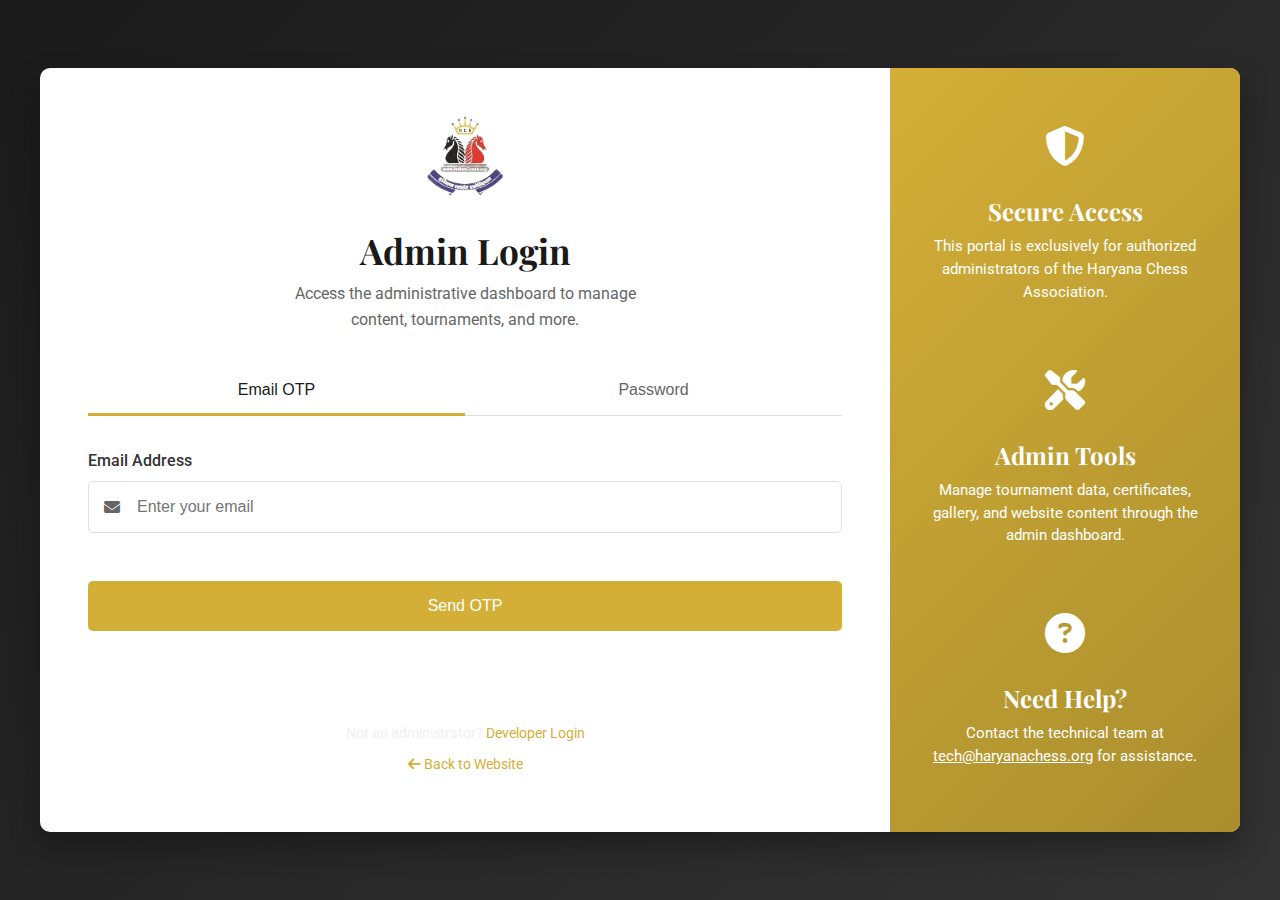
<file: admin-login.html>
<!DOCTYPE html>
<html lang="en">
<head>
    <meta charset="UTF-8">
    <meta name="viewport" content="width=device-width, initial-scale=1.0">
    <title>Admin Login - Haryana Chess Association</title>
    <meta name="description" content="Secure login portal for Haryana Chess Association administrators.">
    <link rel="icon" href="favicon.ico" type="image/x-icon">
    <link rel="stylesheet" href="css/style.css">
    <link rel="stylesheet" href="css/admin-login.css">
    <link href="https://fonts.googleapis.com/css2?family=Playfair+Display:wght@400;700&family=Roboto:wght@300;400;500;700&display=swap" rel="stylesheet">
    <link rel="stylesheet" href="https://cdnjs.cloudflare.com/ajax/libs/font-awesome/6.4.0/css/all.min.css">
</head>
<body class="login-page">
    <div class="login-container">
        <div class="login-card">
            <div class="login-header">
                <a href="index.html" class="logo">
                    <img src="logo.png" alt="Haryana Chess Association Logo">
                </a>
                <h1>Admin Login</h1>
                <p>Access the administrative dashboard to manage content, tournaments, and more.</p>
            </div>
            
            <div class="login-tabs">
                <button class="tab-btn active" data-tab="email">Email OTP</button>
                <button class="tab-btn" data-tab="password">Password</button>
            </div>
            
            <div class="login-form-container">
                <!-- Email OTP Form -->
                <form id="email-form" class="login-form active">
                    <div class="form-group">
                        <label for="email">Email Address</label>
                        <div class="input-with-icon">
                            <i class="fas fa-envelope"></i>
                            <input type="email" id="email" name="email" placeholder="Enter your email" required>
                        </div>
                    </div>
                    
                    <div class="form-group otp-group" style="display: none;">
                        <label for="otp">One-Time Password</label>
                        <div class="otp-inputs">
                            <input type="text" maxlength="1" class="otp-input" required>
                            <input type="text" maxlength="1" class="otp-input" required>
                            <input type="text" maxlength="1" class="otp-input" required>
                            <input type="text" maxlength="1" class="otp-input" required>
                            <input type="text" maxlength="1" class="otp-input" required>
                            <input type="text" maxlength="1" class="otp-input" required>
                        </div>
                        <div class="resend-otp">
                            <span id="timer">Resend OTP in <span id="countdown">30</span>s</span>
                            <button type="button" id="resend-btn" disabled>Resend OTP</button>
                        </div>
                    </div>
                    
                    <div class="form-actions">
                        <button type="button" id="send-otp-btn" class="btn btn-primary">Send OTP</button>
                        <button type="submit" id="verify-otp-btn" class="btn btn-primary" style="display: none;">Verify & Login</button>
                    </div>
                </form>
                
                <!-- Password Form -->
                <form id="password-form" class="login-form">
                    <div class="form-group">
                        <label for="login-email">Email Address</label>
                        <div class="input-with-icon">
                            <i class="fas fa-envelope"></i>
                            <input type="email" id="login-email" name="login-email" placeholder="Enter your email" required>
                        </div>
                    </div>
                    
                    <div class="form-group">
                        <label for="password">Password</label>
                        <div class="input-with-icon">
                            <i class="fas fa-lock"></i>
                            <input type="password" id="password" name="password" placeholder="Enter your password" required>
                            <button type="button" class="toggle-password" aria-label="Toggle password visibility">
                                <i class="fas fa-eye"></i>
                            </button>
                        </div>
                    </div>
                    
                    <div class="form-group remember-forgot">
                        <div class="remember-me">
                            <input type="checkbox" id="remember" name="remember">
                            <label for="remember">Remember me</label>
                        </div>
                        <a href="#" class="forgot-password">Forgot password?</a>
                    </div>
                    
                    <div class="form-actions">
                        <button type="submit" class="btn btn-primary">Login</button>
                    </div>
                </form>
            </div>
            
            <div class="login-footer">
                <p>Not an administrator? <a href="dev-login.html">Developer Login</a></p>
                <p><a href="index.html"><i class="fas fa-arrow-left"></i> Back to Website</a></p>
            </div>
        </div>
        
        <div class="login-info">
            <div class="info-card">
                <div class="info-icon">
                    <i class="fas fa-shield-alt"></i>
                </div>
                <h3>Secure Access</h3>
                <p>This portal is exclusively for authorized administrators of the Haryana Chess Association.</p>
            </div>
            
            <div class="info-card">
                <div class="info-icon">
                    <i class="fas fa-tools"></i>
                </div>
                <h3>Admin Tools</h3>
                <p>Manage tournament data, certificates, gallery, and website content through the admin dashboard.</p>
            </div>
            
            <div class="info-card">
                <div class="info-icon">
                    <i class="fas fa-question-circle"></i>
                </div>
                <h3>Need Help?</h3>
                <p>Contact the technical team at <a href="mailto:tech@haryanachess.org">tech@haryanachess.org</a> for assistance.</p>
            </div>
        </div>
    </div>

    <script src="js/main.js"></script>
    <script src="js/admin-login.js"></script>
</body>
</html>
</file>
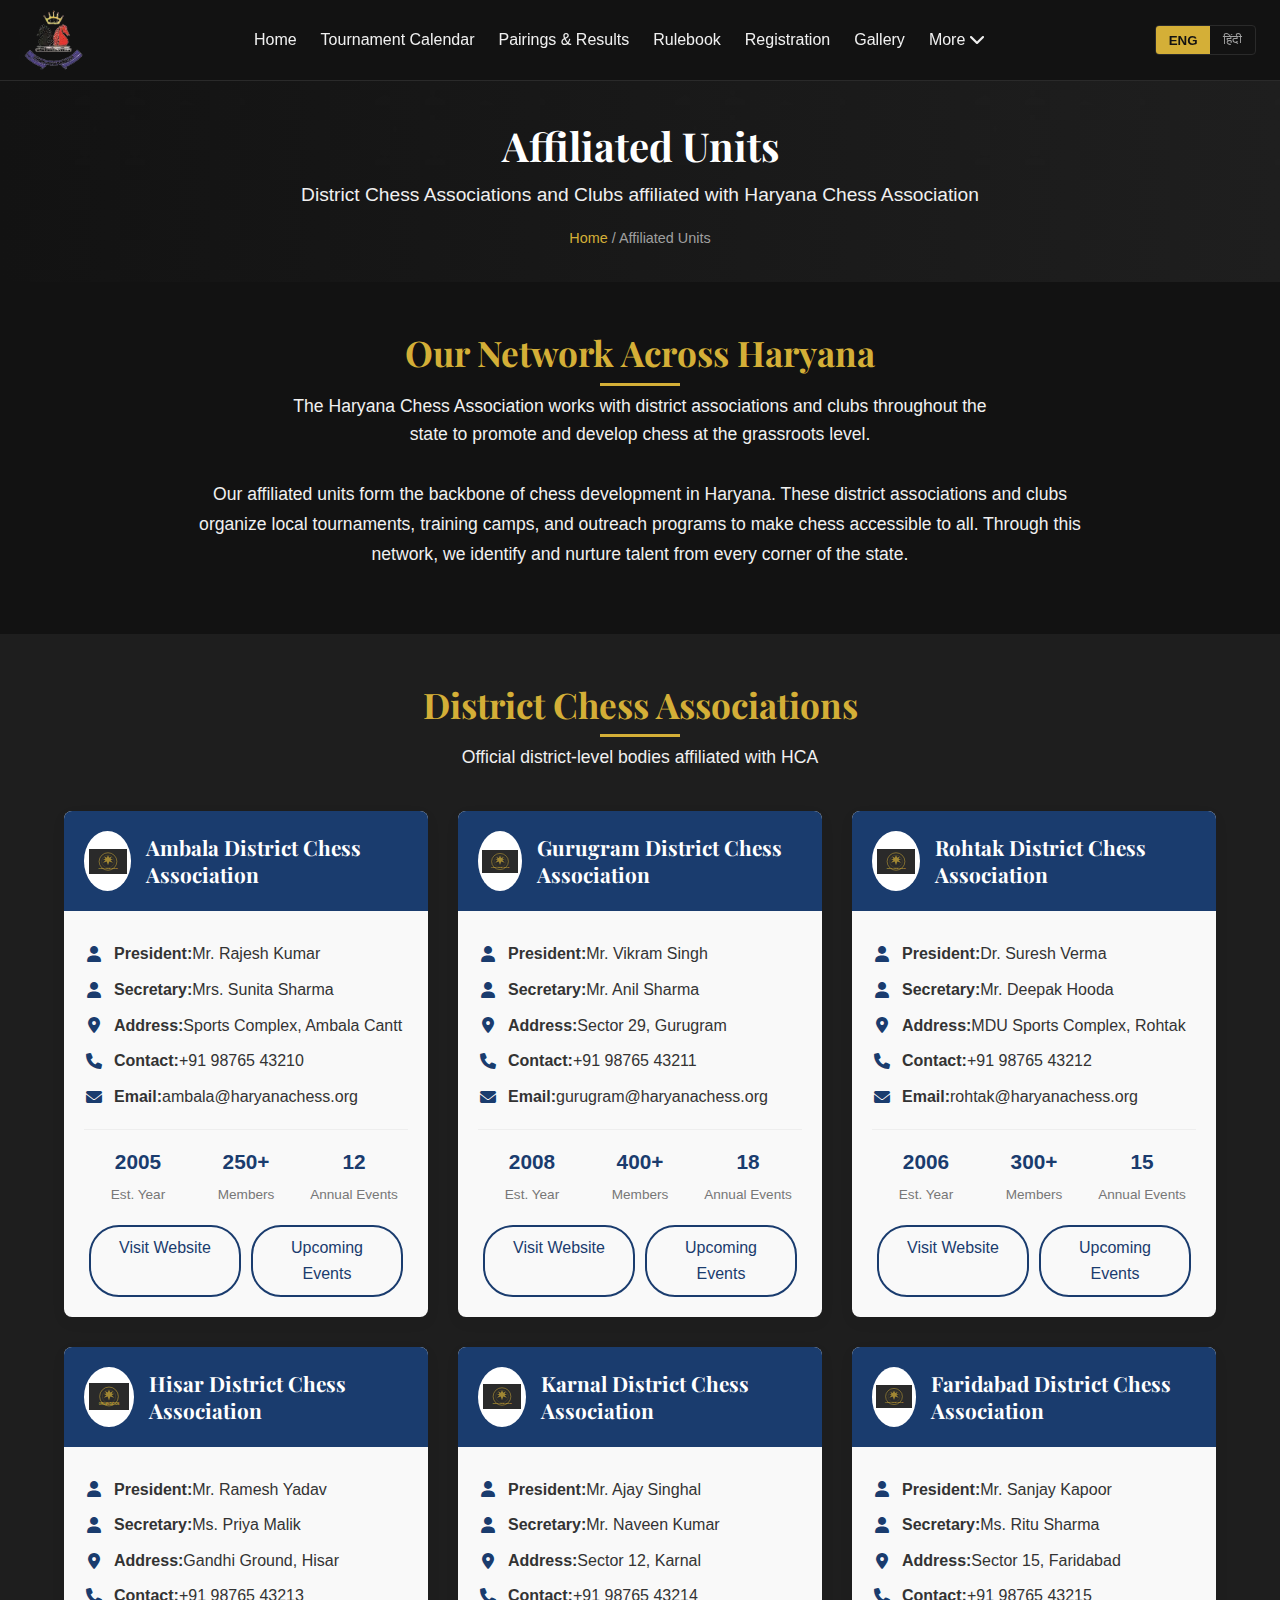
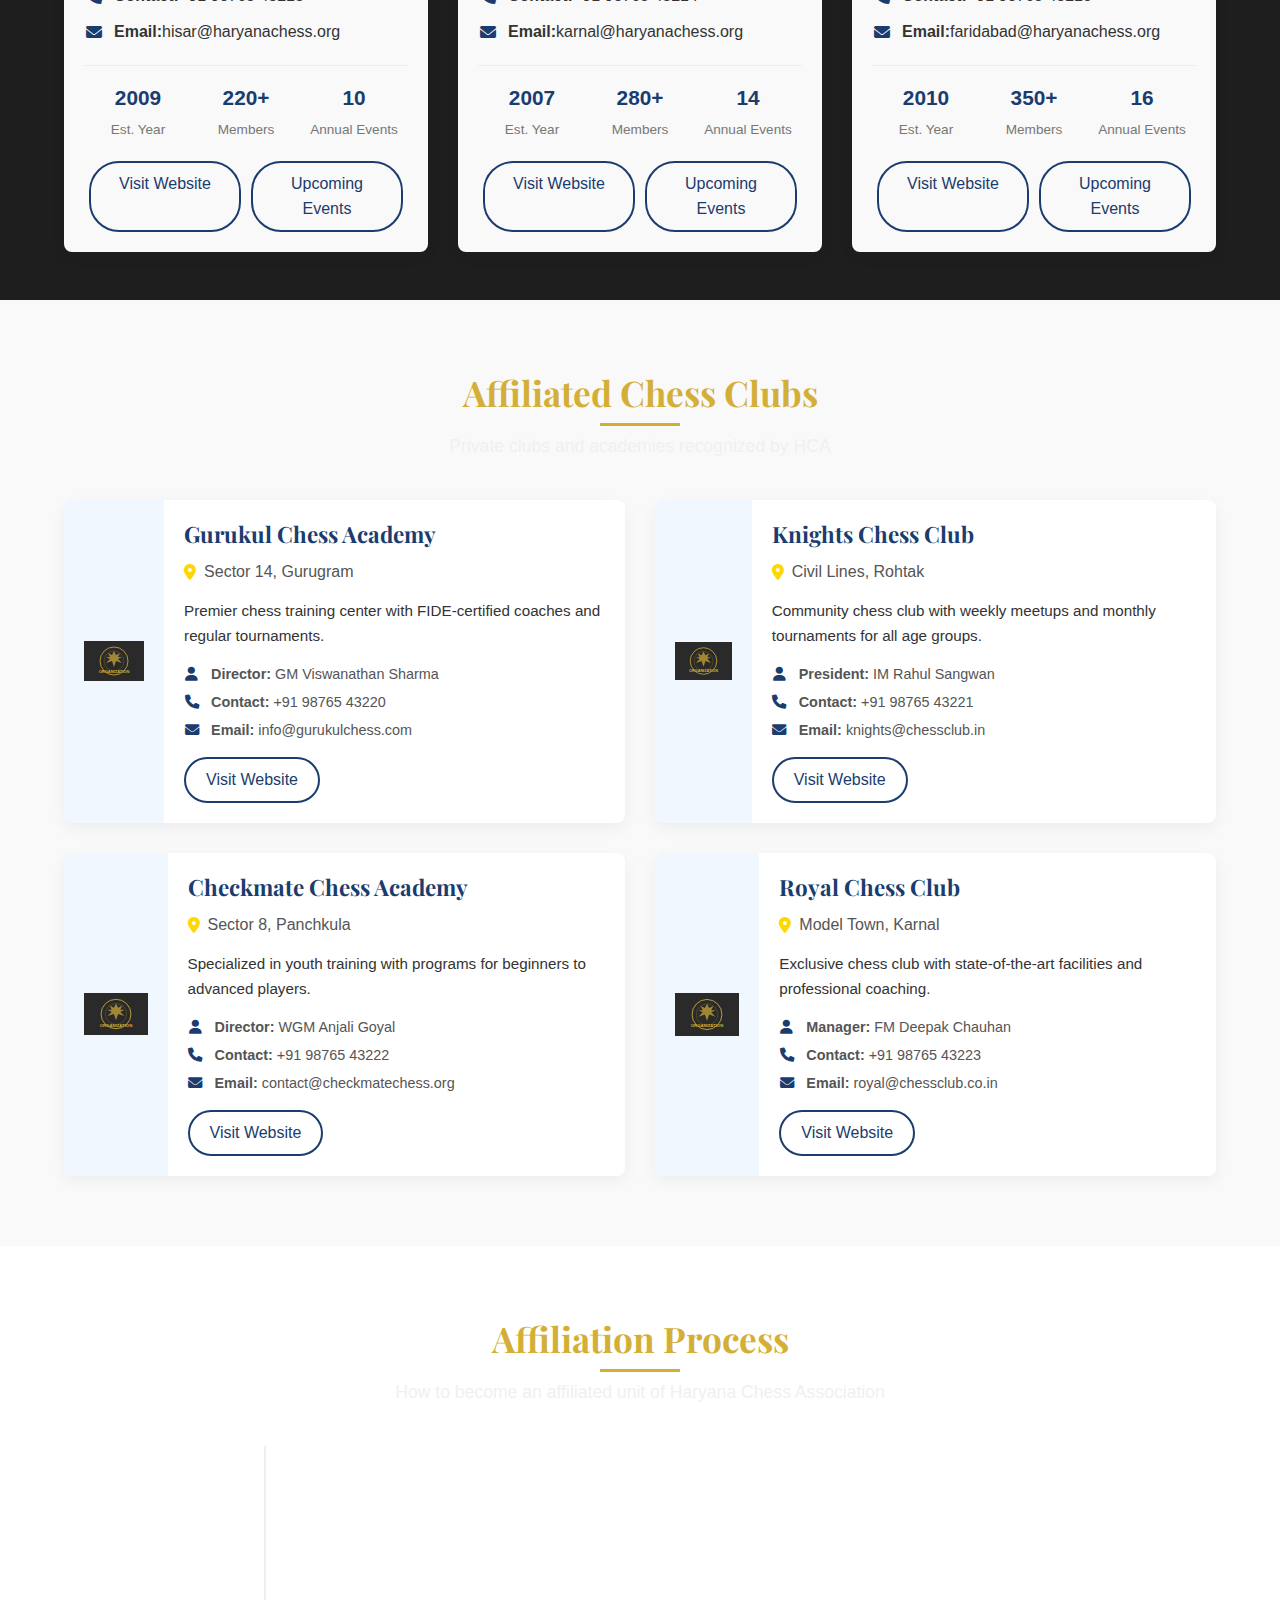
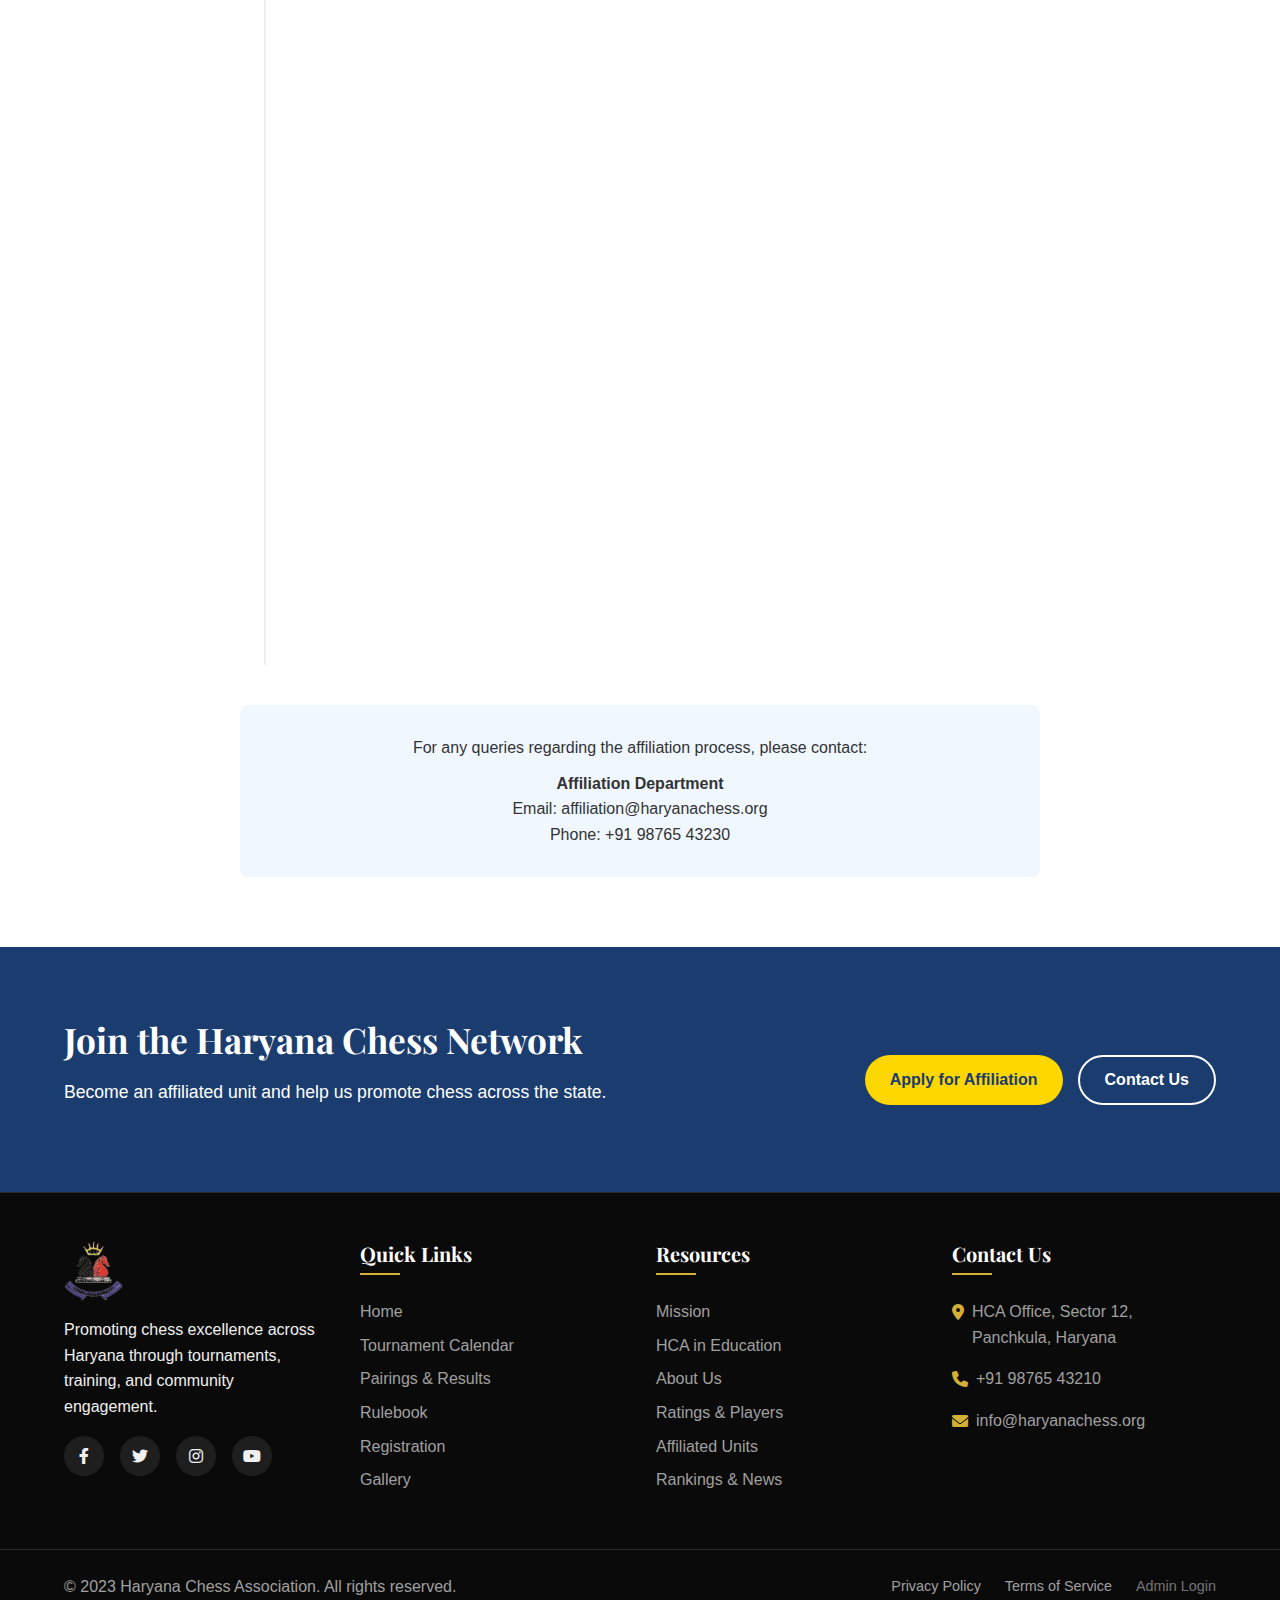
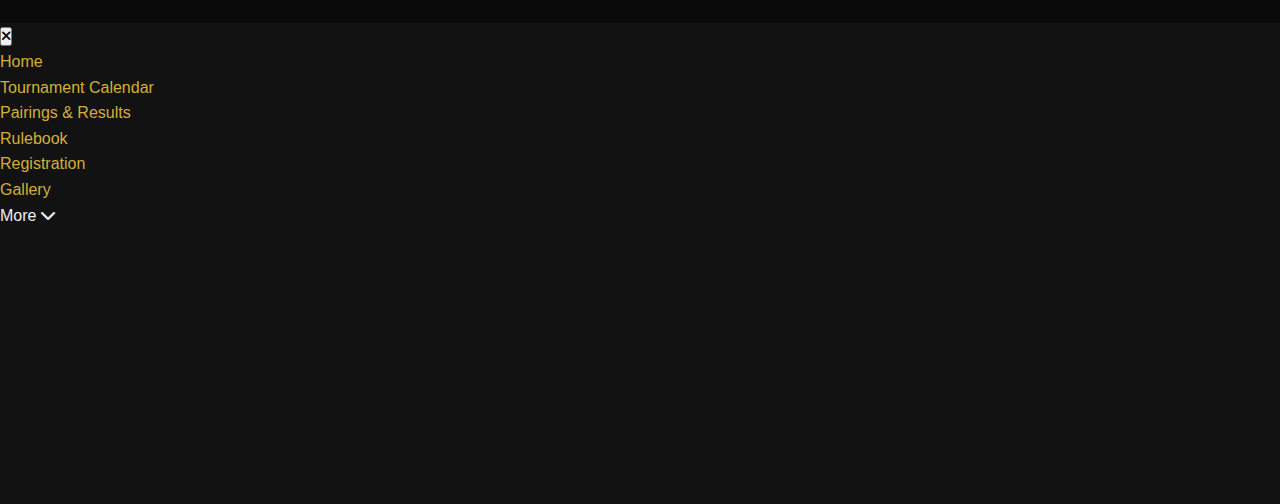
<file: affiliated.html>
<!DOCTYPE html>
<html lang="en">
<head>
    <meta charset="UTF-8">
    <meta name="viewport" content="width=device-width, initial-scale=1.0">
    <title>Affiliated Units - Haryana Chess Association</title>
    <link rel="stylesheet" href="https://cdnjs.cloudflare.com/ajax/libs/font-awesome/6.0.0-beta3/css/all.min.css">
    <link href="https://fonts.googleapis.com/css2?family=Playfair+Display:wght@400;700&family=Poppins:wght@300;400;500;600&display=swap" rel="stylesheet">
    <link rel="stylesheet" href="css/style.css">
    <link rel="stylesheet" href="css/affiliated.css">
    <link rel="icon" href="favicon.ico" type="image/x-icon">
</head>
<body>
    <!-- Header Section -->
    <header>
        <div class="header-container">
            <div class="logo">
                <a href="index.html">
                    <img src="logo.png" alt="Haryana Chess Association Logo">
                </a>
            </div>
            <nav>
                <ul class="nav-links">
                    <li><a href="index.html">Home</a></li>
                    <li><a href="calendar.html">Tournament Calendar</a></li>
                    <li><a href="pairings-results.html">Pairings & Results</a></li>
                    <li><a href="rulebook.html">Rulebook</a></li>
                    <li><a href="registration.html">Registration</a></li>
                    <li><a href="gallery.html">Gallery</a></li>
                    <li class="dropdown">
                        <a href="#">More <i class="fas fa-chevron-down"></i></a>
                        <ul class="dropdown-menu">
                            <li><a href="mission.html">Mission</a></li>
                            <li><a href="education.html">HCA in Education</a></li>
                            <li><a href="about.html">About Us</a></li>
                            <li><a href="ratings.html">Ratings & Players</a></li>
                            <li><a href="affiliated.html" class="active">Affiliated Units</a></li>
                            <li><a href="rankings-news.html">Rankings & News</a></li>
                        </ul>
                    </li>
                </ul>
            </nav>
            <div class="nav-right">
                <div class="language-toggle">
                    <button class="lang-btn active">ENG</button>
                    <button class="lang-btn">हिंदी</button>
                </div>
                <div class="mobile-menu-btn">
                    <i class="fas fa-bars"></i>
                </div>
            </div>
        </div>
    </header>

    <!-- Page Banner -->
    <section class="page-banner">
        <div class="container">
            <h1>Affiliated Units</h1>
            <p>District Chess Associations and Clubs affiliated with Haryana Chess Association</p>
            <div class="breadcrumbs">
                <a href="index.html">Home</a> / <span>Affiliated Units</span>
            </div>
        </div>
    </section>

    <!-- Introduction -->
    <section class="intro-section">
        <div class="container">
            <div class="section-header">
                <h2>Our Network Across Haryana</h2>
                <p>The Haryana Chess Association works with district associations and clubs throughout the state to promote and develop chess at the grassroots level.</p>
            </div>
            <div class="intro-content">
                <p>Our affiliated units form the backbone of chess development in Haryana. These district associations and clubs organize local tournaments, training camps, and outreach programs to make chess accessible to all. Through this network, we identify and nurture talent from every corner of the state.</p>
            </div>
        </div>
    </section>

    <!-- District Associations -->
    <section class="district-associations">
        <div class="container">
            <div class="section-header">
                <h2>District Chess Associations</h2>
                <p>Official district-level bodies affiliated with HCA</p>
            </div>
            
            <div class="associations-grid">
                <!-- District 1 -->
                <div class="association-card">
                    <div class="association-header">
                        <div class="association-logo">
                            <img src="assets/placeholder-logo.svg" alt="Ambala District Chess Association">
                        </div>
                        <h3>Ambala District Chess Association</h3>
                    </div>
                    <div class="association-details">
                        <div class="association-info">
                            <p><i class="fas fa-user"></i> <strong>President:</strong> Mr. Rajesh Kumar</p>
                            <p><i class="fas fa-user"></i> <strong>Secretary:</strong> Mrs. Sunita Sharma</p>
                            <p><i class="fas fa-map-marker-alt"></i> <strong>Address:</strong> Sports Complex, Ambala Cantt</p>
                            <p><i class="fas fa-phone"></i> <strong>Contact:</strong> +91 98765 43210</p>
                            <p><i class="fas fa-envelope"></i> <strong>Email:</strong> ambala@haryanachess.org</p>
                        </div>
                        <div class="association-stats">
                            <div class="stat">
                                <span class="stat-value">2005</span>
                                <span class="stat-label">Est. Year</span>
                            </div>
                            <div class="stat">
                                <span class="stat-value">250+</span>
                                <span class="stat-label">Members</span>
                            </div>
                            <div class="stat">
                                <span class="stat-value">12</span>
                                <span class="stat-label">Annual Events</span>
                            </div>
                        </div>
                    </div>
                    <div class="association-actions">
                        <a href="#" class="btn btn-outline">Visit Website</a>
                        <a href="#" class="btn btn-outline">Upcoming Events</a>
                    </div>
                </div>
                
                <!-- District 2 -->
                <div class="association-card">
                    <div class="association-header">
                        <div class="association-logo">
                            <img src="assets/placeholder-logo.svg" alt="Gurugram District Chess Association">
                        </div>
                        <h3>Gurugram District Chess Association</h3>
                    </div>
                    <div class="association-details">
                        <div class="association-info">
                            <p><i class="fas fa-user"></i> <strong>President:</strong> Mr. Vikram Singh</p>
                            <p><i class="fas fa-user"></i> <strong>Secretary:</strong> Mr. Anil Sharma</p>
                            <p><i class="fas fa-map-marker-alt"></i> <strong>Address:</strong> Sector 29, Gurugram</p>
                            <p><i class="fas fa-phone"></i> <strong>Contact:</strong> +91 98765 43211</p>
                            <p><i class="fas fa-envelope"></i> <strong>Email:</strong> gurugram@haryanachess.org</p>
                        </div>
                        <div class="association-stats">
                            <div class="stat">
                                <span class="stat-value">2008</span>
                                <span class="stat-label">Est. Year</span>
                            </div>
                            <div class="stat">
                                <span class="stat-value">400+</span>
                                <span class="stat-label">Members</span>
                            </div>
                            <div class="stat">
                                <span class="stat-value">18</span>
                                <span class="stat-label">Annual Events</span>
                            </div>
                        </div>
                    </div>
                    <div class="association-actions">
                        <a href="#" class="btn btn-outline">Visit Website</a>
                        <a href="#" class="btn btn-outline">Upcoming Events</a>
                    </div>
                </div>
                
                <!-- District 3 -->
                <div class="association-card">
                    <div class="association-header">
                        <div class="association-logo">
                            <img src="assets/placeholder-logo.svg" alt="Rohtak District Chess Association">
                        </div>
                        <h3>Rohtak District Chess Association</h3>
                    </div>
                    <div class="association-details">
                        <div class="association-info">
                            <p><i class="fas fa-user"></i> <strong>President:</strong> Dr. Suresh Verma</p>
                            <p><i class="fas fa-user"></i> <strong>Secretary:</strong> Mr. Deepak Hooda</p>
                            <p><i class="fas fa-map-marker-alt"></i> <strong>Address:</strong> MDU Sports Complex, Rohtak</p>
                            <p><i class="fas fa-phone"></i> <strong>Contact:</strong> +91 98765 43212</p>
                            <p><i class="fas fa-envelope"></i> <strong>Email:</strong> rohtak@haryanachess.org</p>
                        </div>
                        <div class="association-stats">
                            <div class="stat">
                                <span class="stat-value">2006</span>
                                <span class="stat-label">Est. Year</span>
                            </div>
                            <div class="stat">
                                <span class="stat-value">300+</span>
                                <span class="stat-label">Members</span>
                            </div>
                            <div class="stat">
                                <span class="stat-value">15</span>
                                <span class="stat-label">Annual Events</span>
                            </div>
                        </div>
                    </div>
                    <div class="association-actions">
                        <a href="#" class="btn btn-outline">Visit Website</a>
                        <a href="#" class="btn btn-outline">Upcoming Events</a>
                    </div>
                </div>
                
                <!-- District 4 -->
                <div class="association-card">
                    <div class="association-header">
                        <div class="association-logo">
                            <img src="assets/placeholder-logo.svg" alt="Hisar District Chess Association">
                        </div>
                        <h3>Hisar District Chess Association</h3>
                    </div>
                    <div class="association-details">
                        <div class="association-info">
                            <p><i class="fas fa-user"></i> <strong>President:</strong> Mr. Ramesh Yadav</p>
                            <p><i class="fas fa-user"></i> <strong>Secretary:</strong> Ms. Priya Malik</p>
                            <p><i class="fas fa-map-marker-alt"></i> <strong>Address:</strong> Gandhi Ground, Hisar</p>
                            <p><i class="fas fa-phone"></i> <strong>Contact:</strong> +91 98765 43213</p>
                            <p><i class="fas fa-envelope"></i> <strong>Email:</strong> hisar@haryanachess.org</p>
                        </div>
                        <div class="association-stats">
                            <div class="stat">
                                <span class="stat-value">2009</span>
                                <span class="stat-label">Est. Year</span>
                            </div>
                            <div class="stat">
                                <span class="stat-value">220+</span>
                                <span class="stat-label">Members</span>
                            </div>
                            <div class="stat">
                                <span class="stat-value">10</span>
                                <span class="stat-label">Annual Events</span>
                            </div>
                        </div>
                    </div>
                    <div class="association-actions">
                        <a href="#" class="btn btn-outline">Visit Website</a>
                        <a href="#" class="btn btn-outline">Upcoming Events</a>
                    </div>
                </div>
                
                <!-- District 5 -->
                <div class="association-card">
                    <div class="association-header">
                        <div class="association-logo">
                            <img src="assets/placeholder-logo.svg" alt="Karnal District Chess Association">
                        </div>
                        <h3>Karnal District Chess Association</h3>
                    </div>
                    <div class="association-details">
                        <div class="association-info">
                            <p><i class="fas fa-user"></i> <strong>President:</strong> Mr. Ajay Singhal</p>
                            <p><i class="fas fa-user"></i> <strong>Secretary:</strong> Mr. Naveen Kumar</p>
                            <p><i class="fas fa-map-marker-alt"></i> <strong>Address:</strong> Sector 12, Karnal</p>
                            <p><i class="fas fa-phone"></i> <strong>Contact:</strong> +91 98765 43214</p>
                            <p><i class="fas fa-envelope"></i> <strong>Email:</strong> karnal@haryanachess.org</p>
                        </div>
                        <div class="association-stats">
                            <div class="stat">
                                <span class="stat-value">2007</span>
                                <span class="stat-label">Est. Year</span>
                            </div>
                            <div class="stat">
                                <span class="stat-value">280+</span>
                                <span class="stat-label">Members</span>
                            </div>
                            <div class="stat">
                                <span class="stat-value">14</span>
                                <span class="stat-label">Annual Events</span>
                            </div>
                        </div>
                    </div>
                    <div class="association-actions">
                        <a href="#" class="btn btn-outline">Visit Website</a>
                        <a href="#" class="btn btn-outline">Upcoming Events</a>
                    </div>
                </div>
                
                <!-- District 6 -->
                <div class="association-card">
                    <div class="association-header">
                        <div class="association-logo">
                            <img src="assets/placeholder-logo.svg" alt="Faridabad District Chess Association">
                        </div>
                        <h3>Faridabad District Chess Association</h3>
                    </div>
                    <div class="association-details">
                        <div class="association-info">
                            <p><i class="fas fa-user"></i> <strong>President:</strong> Mr. Sanjay Kapoor</p>
                            <p><i class="fas fa-user"></i> <strong>Secretary:</strong> Ms. Ritu Sharma</p>
                            <p><i class="fas fa-map-marker-alt"></i> <strong>Address:</strong> Sector 15, Faridabad</p>
                            <p><i class="fas fa-phone"></i> <strong>Contact:</strong> +91 98765 43215</p>
                            <p><i class="fas fa-envelope"></i> <strong>Email:</strong> faridabad@haryanachess.org</p>
                        </div>
                        <div class="association-stats">
                            <div class="stat">
                                <span class="stat-value">2010</span>
                                <span class="stat-label">Est. Year</span>
                            </div>
                            <div class="stat">
                                <span class="stat-value">350+</span>
                                <span class="stat-label">Members</span>
                            </div>
                            <div class="stat">
                                <span class="stat-value">16</span>
                                <span class="stat-label">Annual Events</span>
                            </div>
                        </div>
                    </div>
                    <div class="association-actions">
                        <a href="#" class="btn btn-outline">Visit Website</a>
                        <a href="#" class="btn btn-outline">Upcoming Events</a>
                    </div>
                </div>
            </div>
        </div>
    </section>

    <!-- Affiliated Clubs -->
    <section class="affiliated-clubs">
        <div class="container">
            <div class="section-header">
                <h2>Affiliated Chess Clubs</h2>
                <p>Private clubs and academies recognized by HCA</p>
            </div>
            
            <div class="clubs-grid">
                <!-- Club 1 -->
                <div class="club-card">
                    <div class="club-logo">
                        <img src="assets/placeholder-logo.svg" alt="Gurukul Chess Academy">
                    </div>
                    <div class="club-content">
                        <h3>Gurukul Chess Academy</h3>
                        <p class="club-location"><i class="fas fa-map-marker-alt"></i> Sector 14, Gurugram</p>
                        <p class="club-description">Premier chess training center with FIDE-certified coaches and regular tournaments.</p>
                        <div class="club-contact">
                            <p><i class="fas fa-user"></i> <strong>Director:</strong> GM Viswanathan Sharma</p>
                            <p><i class="fas fa-phone"></i> <strong>Contact:</strong> +91 98765 43220</p>
                            <p><i class="fas fa-envelope"></i> <strong>Email:</strong> info@gurukulchess.com</p>
                        </div>
                        <a href="#" class="btn btn-outline">Visit Website</a>
                    </div>
                </div>
                
                <!-- Club 2 -->
                <div class="club-card">
                    <div class="club-logo">
                        <img src="assets/placeholder-logo.svg" alt="Knights Chess Club">
                    </div>
                    <div class="club-content">
                        <h3>Knights Chess Club</h3>
                        <p class="club-location"><i class="fas fa-map-marker-alt"></i> Civil Lines, Rohtak</p>
                        <p class="club-description">Community chess club with weekly meetups and monthly tournaments for all age groups.</p>
                        <div class="club-contact">
                            <p><i class="fas fa-user"></i> <strong>President:</strong> IM Rahul Sangwan</p>
                            <p><i class="fas fa-phone"></i> <strong>Contact:</strong> +91 98765 43221</p>
                            <p><i class="fas fa-envelope"></i> <strong>Email:</strong> knights@chessclub.in</p>
                        </div>
                        <a href="#" class="btn btn-outline">Visit Website</a>
                    </div>
                </div>
                
                <!-- Club 3 -->
                <div class="club-card">
                    <div class="club-logo">
                        <img src="assets/placeholder-logo.svg" alt="Checkmate Chess Academy">
                    </div>
                    <div class="club-content">
                        <h3>Checkmate Chess Academy</h3>
                        <p class="club-location"><i class="fas fa-map-marker-alt"></i> Sector 8, Panchkula</p>
                        <p class="club-description">Specialized in youth training with programs for beginners to advanced players.</p>
                        <div class="club-contact">
                            <p><i class="fas fa-user"></i> <strong>Director:</strong> WGM Anjali Goyal</p>
                            <p><i class="fas fa-phone"></i> <strong>Contact:</strong> +91 98765 43222</p>
                            <p><i class="fas fa-envelope"></i> <strong>Email:</strong> contact@checkmatechess.org</p>
                        </div>
                        <a href="#" class="btn btn-outline">Visit Website</a>
                    </div>
                </div>
                
                <!-- Club 4 -->
                <div class="club-card">
                    <div class="club-logo">
                        <img src="assets/placeholder-logo.svg" alt="Royal Chess Club">
                    </div>
                    <div class="club-content">
                        <h3>Royal Chess Club</h3>
                        <p class="club-location"><i class="fas fa-map-marker-alt"></i> Model Town, Karnal</p>
                        <p class="club-description">Exclusive chess club with state-of-the-art facilities and professional coaching.</p>
                        <div class="club-contact">
                            <p><i class="fas fa-user"></i> <strong>Manager:</strong> FM Deepak Chauhan</p>
                            <p><i class="fas fa-phone"></i> <strong>Contact:</strong> +91 98765 43223</p>
                            <p><i class="fas fa-envelope"></i> <strong>Email:</strong> royal@chessclub.co.in</p>
                        </div>
                        <a href="#" class="btn btn-outline">Visit Website</a>
                    </div>
                </div>
            </div>
        </div>
    </section>

    <!-- Affiliation Process -->
    <section class="affiliation-process">
        <div class="container">
            <div class="section-header">
                <h2>Affiliation Process</h2>
                <p>How to become an affiliated unit of Haryana Chess Association</p>
            </div>
            
            <div class="process-steps">
                <div class="step">
                    <div class="step-number">1</div>
                    <div class="step-content">
                        <h3>Submit Application</h3>
                        <p>Download and complete the affiliation application form with all required details about your organization.</p>
                        <a href="#" class="btn btn-outline">Download Form</a>
                    </div>
                </div>
                
                <div class="step">
                    <div class="step-number">2</div>
                    <div class="step-content">
                        <h3>Documentation</h3>
                        <p>Provide supporting documents including registration certificate, member list, and facility details.</p>
                    </div>
                </div>
                
                <div class="step">
                    <div class="step-number">3</div>
                    <div class="step-content">
                        <h3>Inspection</h3>
                        <p>HCA representatives will visit your facility to verify the information and assess the infrastructure.</p>
                    </div>
                </div>
                
                <div class="step">
                    <div class="step-number">4</div>
                    <div class="step-content">
                        <h3>Committee Review</h3>
                        <p>The affiliation committee reviews your application and provides recommendations.</p>
                    </div>
                </div>
                
                <div class="step">
                    <div class="step-number">5</div>
                    <div class="step-content">
                        <h3>Approval & Certificate</h3>
                        <p>Upon approval, you'll receive an official affiliation certificate and be listed on our website.</p>
                    </div>
                </div>
            </div>
            
            <div class="affiliation-contact">
                <p>For any queries regarding the affiliation process, please contact:</p>
                <p><strong>Affiliation Department</strong><br>
                Email: affiliation@haryanachess.org<br>
                Phone: +91 98765 43230</p>
            </div>
        </div>
    </section>

    <!-- Call to Action -->
    <section class="cta-section">
        <div class="container">
            <div class="cta-wrapper">
                <div class="cta-content">
                    <h2>Join the Haryana Chess Network</h2>
                    <p>Become an affiliated unit and help us promote chess across the state.</p>
                </div>
                <div class="cta-buttons">
                    <a href="#" class="btn btn-primary">Apply for Affiliation</a>
                    <a href="contact.html" class="btn btn-secondary">Contact Us</a>
                </div>
            </div>
        </div>
    </section>

    <!-- Footer -->
    <footer class="site-footer">
        <div class="footer-top">
            <div class="container">
                <div class="footer-grid">
                    <div class="footer-info">
                        <div class="footer-logo">
                            <img src="logo.png" alt="Haryana Chess Association Logo">
                        </div>
                        <p class="footer-desc">Promoting chess excellence across Haryana through tournaments, training, and community engagement.</p>
                        <div class="social-icons">
                            <a href="#" class="social-icon"><i class="fab fa-facebook-f"></i></a>
                            <a href="#" class="social-icon"><i class="fab fa-twitter"></i></a>
                            <a href="#" class="social-icon"><i class="fab fa-instagram"></i></a>
                            <a href="#" class="social-icon"><i class="fab fa-youtube"></i></a>
                        </div>
                    </div>
                    <div class="footer-column">
                        <h3 class="footer-heading">Quick Links</h3>
                        <ul class="footer-links">
                            <li><a href="index.html">Home</a></li>
                            <li><a href="calendar.html">Tournament Calendar</a></li>
                            <li><a href="pairings-results.html">Pairings & Results</a></li>
                            <li><a href="rulebook.html">Rulebook</a></li>
                            <li><a href="registration.html">Registration</a></li>
                            <li><a href="gallery.html">Gallery</a></li>
                        </ul>
                    </div>
                    <div class="footer-column">
                        <h3 class="footer-heading">Resources</h3>
                        <ul class="footer-links">
                            <li><a href="mission.html">Mission</a></li>
                            <li><a href="education.html">HCA in Education</a></li>
                            <li><a href="about.html">About Us</a></li>
                            <li><a href="ratings.html">Ratings & Players</a></li>
                            <li><a href="affiliated.html">Affiliated Units</a></li>
                            <li><a href="rankings-news.html">Rankings & News</a></li>
                        </ul>
                    </div>
                    <div class="footer-column">
                        <h3 class="footer-heading">Contact Us</h3>
                        <ul class="footer-contact">
                            <li><i class="fas fa-map-marker-alt"></i> HCA Office, Sector 12, Panchkula, Haryana</li>
                            <li><i class="fas fa-phone"></i> +91 98765 43210</li>
                            <li><i class="fas fa-envelope"></i> info@haryanachess.org</li>
                        </ul>
                    </div>
                </div>
            </div>
        </div>
        <div class="footer-bottom">
            <div class="container">
                <div class="footer-bottom-content">
                    <p class="copyright">© 2023 Haryana Chess Association. All rights reserved.</p>
                    <div class="footer-bottom-links">
                        <a href="#">Privacy Policy</a>
                        <a href="#">Terms of Service</a>
                        <a href="/admin-login" class="admin-link">Admin Login</a>
                    </div>
                </div>
            </div>
        </div>
    </footer>

    <script src="js/main.js"></script>
    <script src="js/affiliated.js"></script>
</body>
</html>
</file>
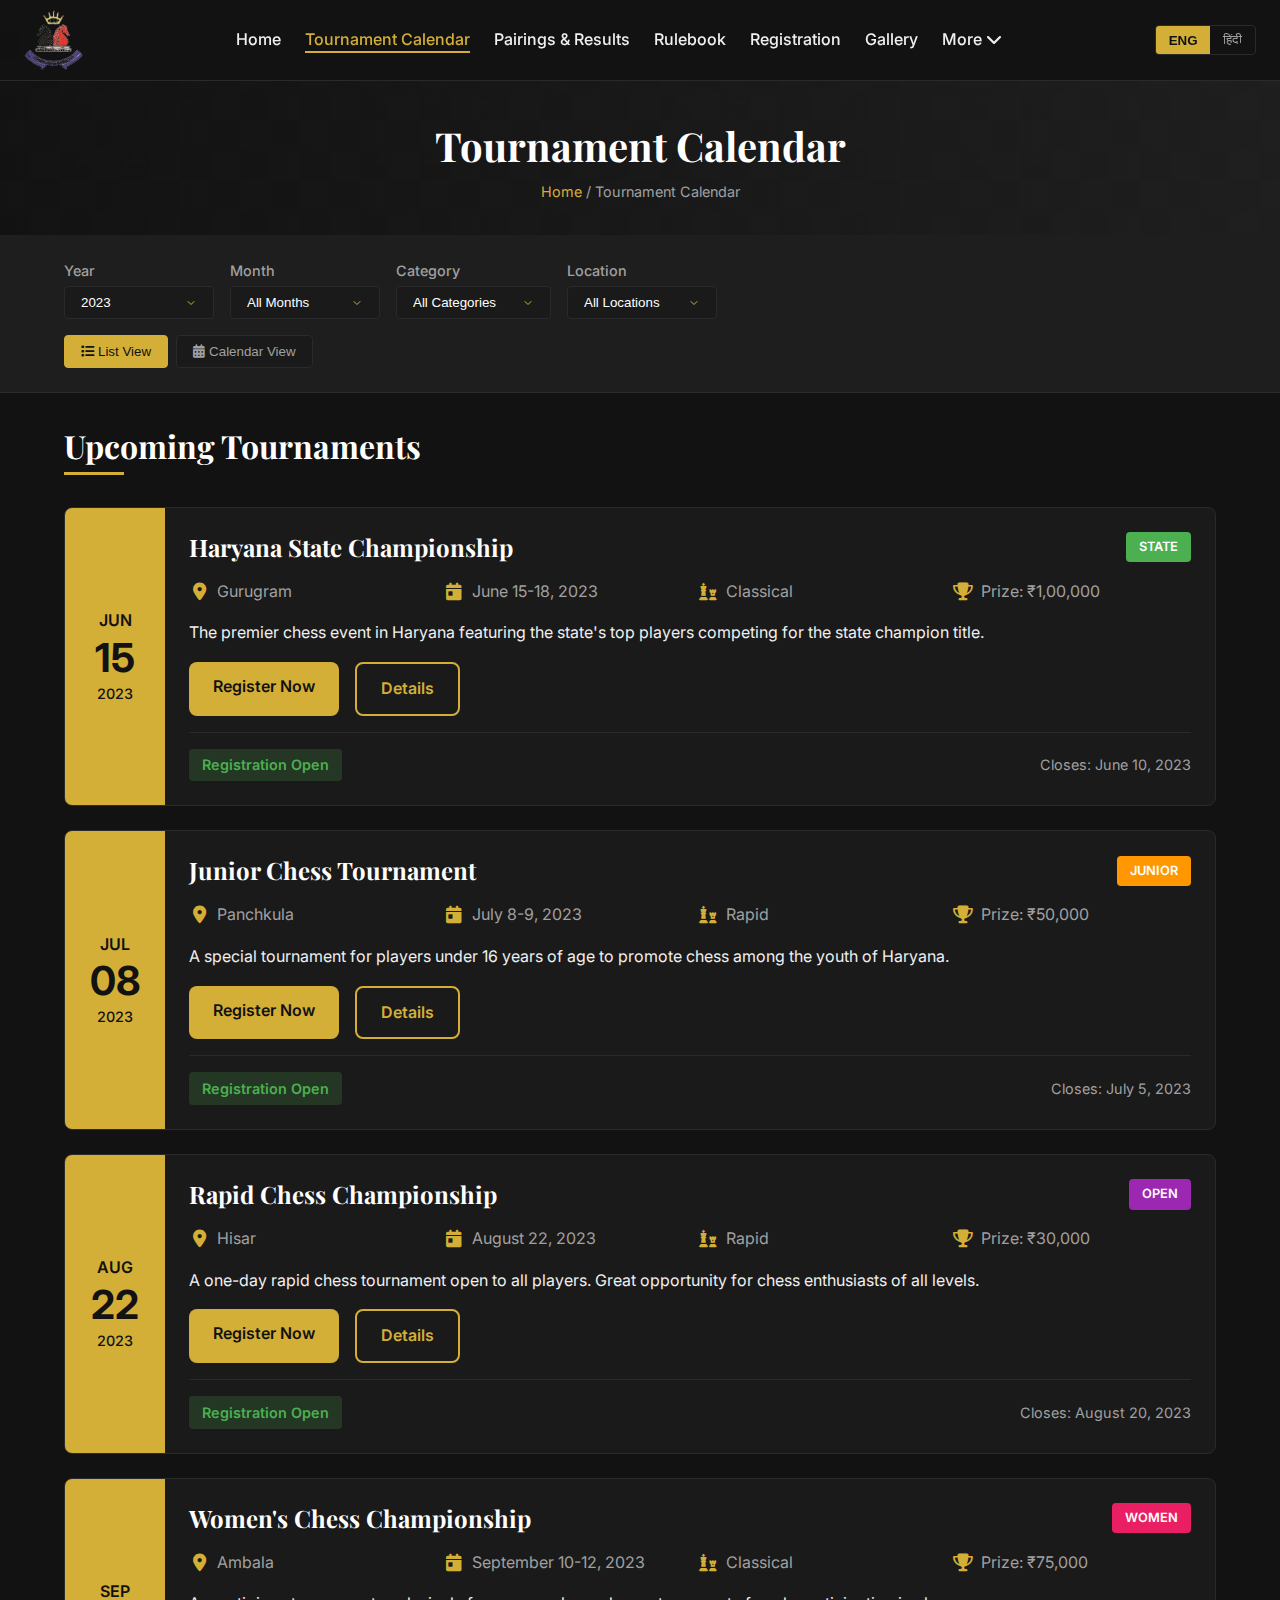
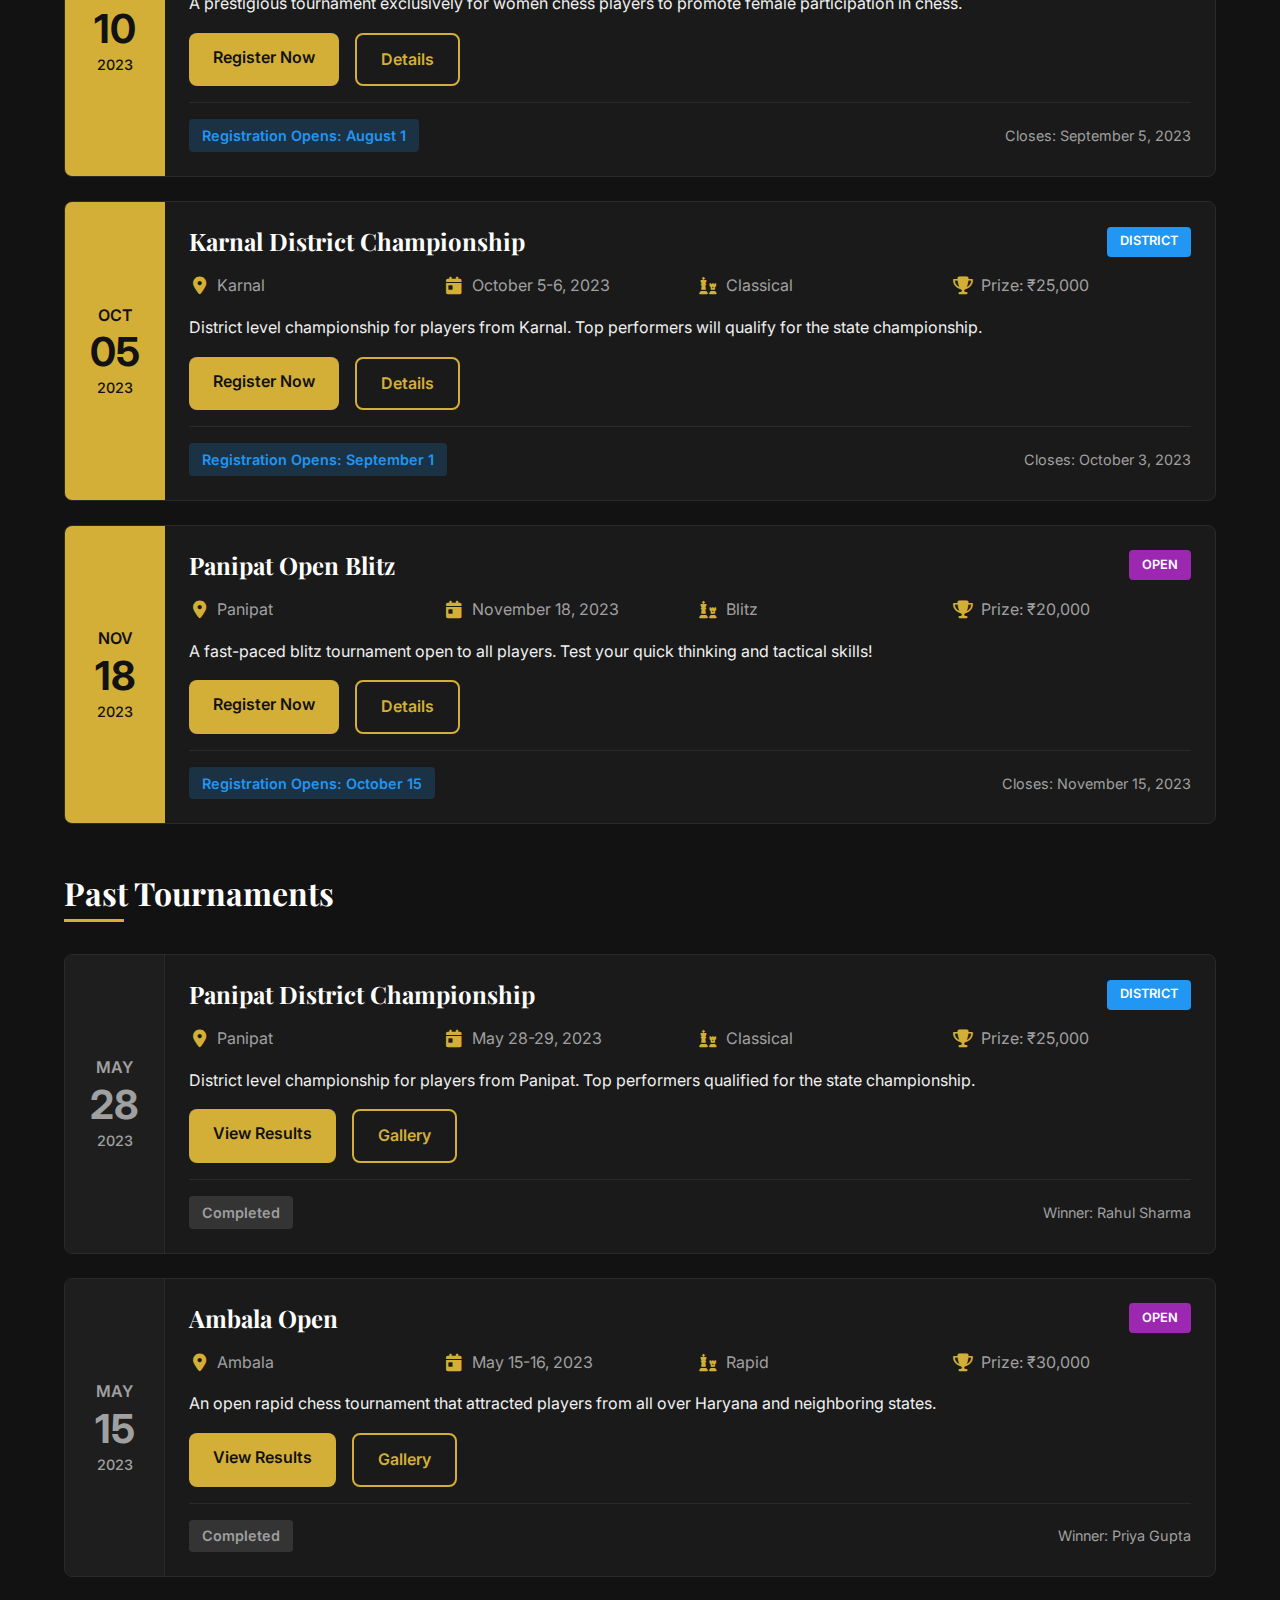
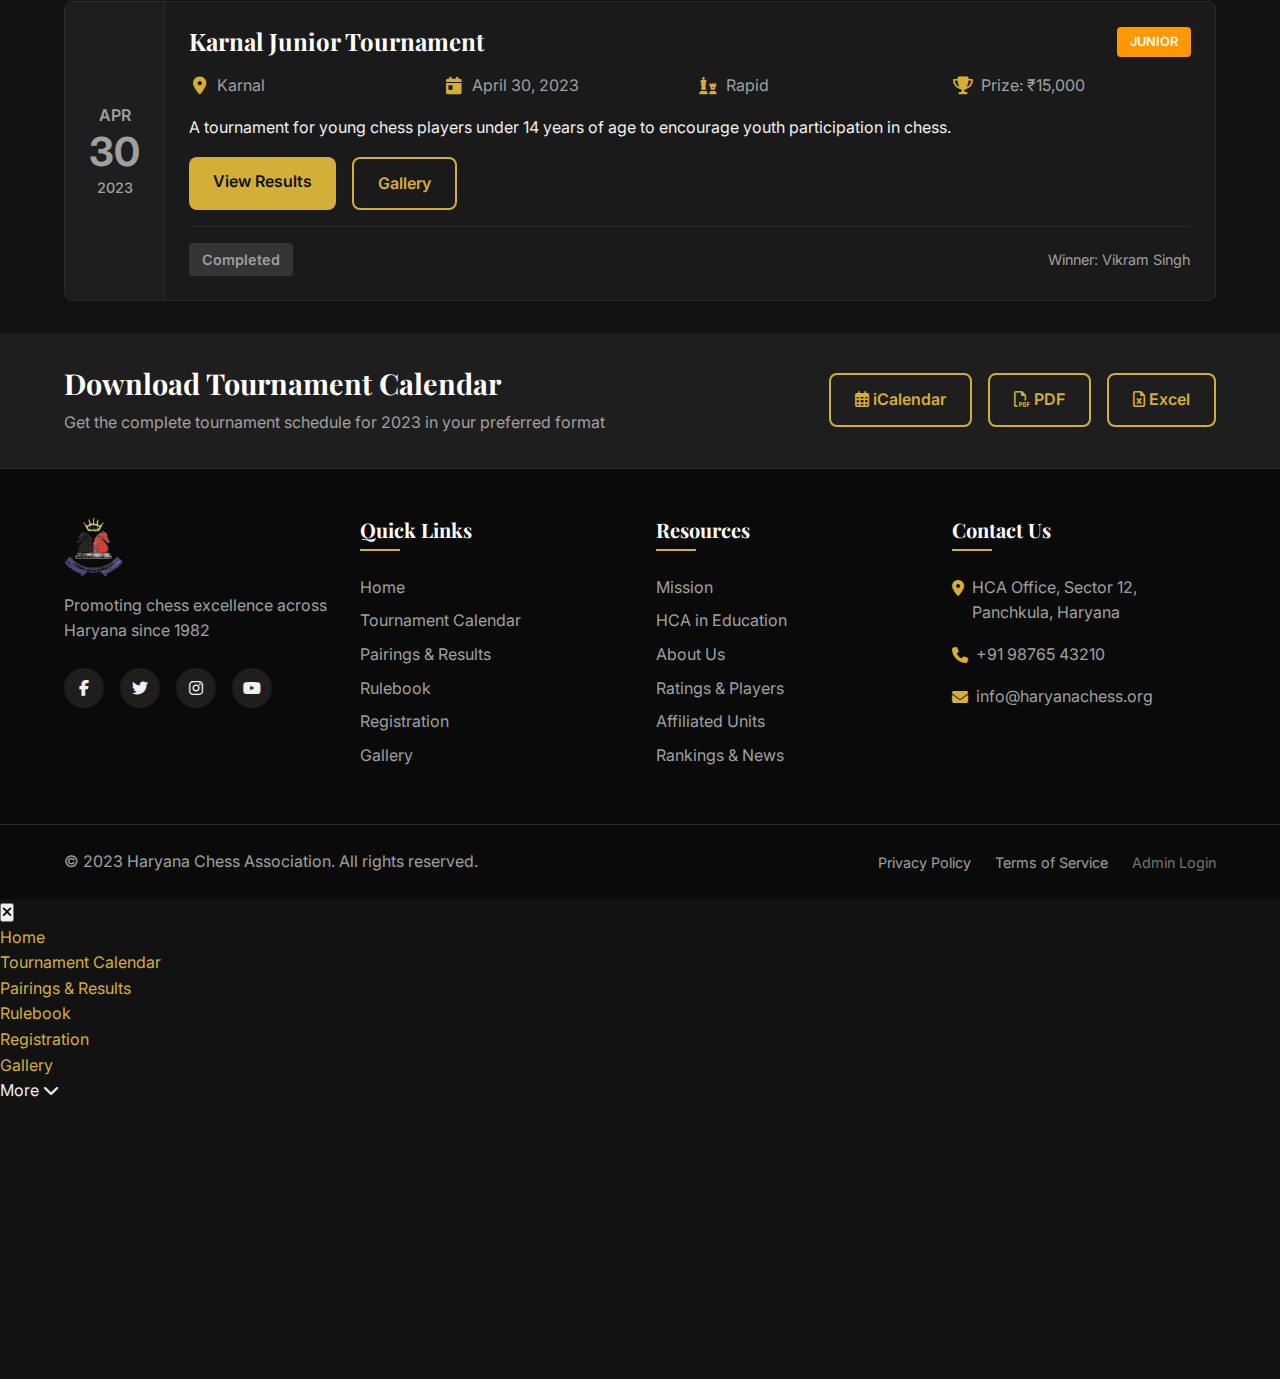
<file: calendar.html>
<!DOCTYPE html>
<html lang="en">
<head>
    <meta charset="UTF-8">
    <meta name="viewport" content="width=device-width, initial-scale=1.0">
    <title>Tournament Calendar - Haryana Chess Association</title>
    <link rel="stylesheet" href="css/style.css">
    <link rel="stylesheet" href="css/calendar.css">
    <link rel="preconnect" href="https://fonts.googleapis.com">
    <link rel="preconnect" href="https://fonts.gstatic.com" crossorigin>
    <link href="https://fonts.googleapis.com/css2?family=Inter:wght@300;400;500;600;700&family=Playfair+Display:wght@400;500;600;700&display=swap" rel="stylesheet">
    <link rel="stylesheet" href="https://cdnjs.cloudflare.com/ajax/libs/font-awesome/6.4.0/css/all.min.css">
    <link rel="icon" type="image/png" href="favicon.ico">
</head>
<body>
    <!-- Header Section -->
    <header>
        <div class="header-container">
            <div class="logo">
                <a href="index.html">
                    <img src="logo.png" alt="Haryana Chess Association Logo">
                </a>
            </div>
            <nav>
                <ul class="nav-links">
                    <li><a href="index.html">Home</a></li>
                    <li><a href="calendar.html" class="active">Tournament Calendar</a></li>
                    <li><a href="pairings-results.html">Pairings & Results</a></li>
                    <li><a href="rulebook.html">Rulebook</a></li>
                    <li><a href="registration.html">Registration</a></li>
                    <li><a href="gallery.html">Gallery</a></li>
                    <li class="dropdown">
                        <a href="#">More <i class="fas fa-chevron-down"></i></a>
                        <ul class="dropdown-menu">
                            <li><a href="mission.html">Mission</a></li>
                            <li><a href="education.html">HCA in Education</a></li>
                            <li><a href="about.html">About Us</a></li>
                            <li><a href="ratings.html">Ratings & Players</a></li>
                            <li><a href="affiliated.html">Affiliated Units</a></li>
                            <li><a href="rankings-news.html">Rankings & News</a></li>
                        </ul>
                    </li>
                </ul>
            </nav>
            <div class="nav-right">
                <div class="language-toggle">
                    <button class="lang-btn active">ENG</button>
                    <button class="lang-btn">हिंदी</button>
                </div>
                <div class="mobile-menu-btn">
                    <i class="fas fa-bars"></i>
                </div>
            </div>
        </div>
    </header>

    <!-- Page Banner -->
    <section class="page-banner">
        <div class="container">
            <h1>Tournament Calendar</h1>
            <div class="breadcrumbs">
                <a href="index.html">Home</a> / <span>Tournament Calendar</span>
            </div>
        </div>
    </section>

    <!-- Calendar Controls -->
    <section class="calendar-controls">
        <div class="container">
            <div class="calendar-filters">
                <div class="filter-group">
                    <label for="year-select">Year</label>
                    <select id="year-select" class="filter-select">
                        <option value="2023" selected>2023</option>
                        <option value="2022">2022</option>
                        <option value="2021">2021</option>
                    </select>
                </div>
                <div class="filter-group">
                    <label for="month-select">Month</label>
                    <select id="month-select" class="filter-select">
                        <option value="all" selected>All Months</option>
                        <option value="01">January</option>
                        <option value="02">February</option>
                        <option value="03">March</option>
                        <option value="04">April</option>
                        <option value="05">May</option>
                        <option value="06">June</option>
                        <option value="07">July</option>
                        <option value="08">August</option>
                        <option value="09">September</option>
                        <option value="10">October</option>
                        <option value="11">November</option>
                        <option value="12">December</option>
                    </select>
                </div>
                <div class="filter-group">
                    <label for="category-select">Category</label>
                    <select id="category-select" class="filter-select">
                        <option value="all" selected>All Categories</option>
                        <option value="state">State Championship</option>
                        <option value="district">District Level</option>
                        <option value="junior">Junior</option>
                        <option value="women">Women</option>
                        <option value="open">Open</option>
                    </select>
                </div>
                <div class="filter-group">
                    <label for="location-select">Location</label>
                    <select id="location-select" class="filter-select">
                        <option value="all" selected>All Locations</option>
                        <option value="gurugram">Gurugram</option>
                        <option value="panchkula">Panchkula</option>
                        <option value="hisar">Hisar</option>
                        <option value="ambala">Ambala</option>
                        <option value="karnal">Karnal</option>
                        <option value="panipat">Panipat</option>
                    </select>
                </div>
            </div>
            <div class="view-toggle">
                <button class="view-btn active" data-view="list">
                    <i class="fas fa-list"></i> List View
                </button>
                <button class="view-btn" data-view="calendar">
                    <i class="fas fa-calendar-alt"></i> Calendar View
                </button>
            </div>
        </div>
    </section>

    <!-- List View -->
    <section class="tournament-list view-active" id="list-view">
        <div class="container">
            <h2 class="section-title">Upcoming Tournaments</h2>
            
            <div class="tournament-cards">
                <!-- June 2023 -->
                <div class="tournament-card" data-month="06" data-category="state" data-location="gurugram">
                    <div class="tournament-date">
                        <div class="month">JUN</div>
                        <div class="day">15</div>
                        <div class="year">2023</div>
                    </div>
                    <div class="tournament-details">
                        <div class="tournament-header">
                            <h3 class="tournament-title">Haryana State Championship</h3>
                            <span class="tournament-badge state">State</span>
                        </div>
                        <div class="tournament-info">
                            <div class="info-item">
                                <i class="fas fa-map-marker-alt"></i>
                                <span>Gurugram</span>
                            </div>
                            <div class="info-item">
                                <i class="fas fa-calendar-day"></i>
                                <span>June 15-18, 2023</span>
                            </div>
                            <div class="info-item">
                                <i class="fas fa-chess"></i>
                                <span>Classical</span>
                            </div>
                            <div class="info-item">
                                <i class="fas fa-trophy"></i>
                                <span>Prize: ₹1,00,000</span>
                            </div>
                        </div>
                        <div class="tournament-description">
                            <p>The premier chess event in Haryana featuring the state's top players competing for the state champion title.</p>
                        </div>
                        <div class="tournament-actions">
                            <a href="registration.html" class="btn primary-btn">Register Now</a>
                            <a href="#" class="btn secondary-btn">Details</a>
                        </div>
                        <div class="registration-status">
                            <span class="status-badge open">Registration Open</span>
                            <span class="deadline">Closes: June 10, 2023</span>
                        </div>
                    </div>
                </div>
                
                <!-- July 2023 -->
                <div class="tournament-card" data-month="07" data-category="junior" data-location="panchkula">
                    <div class="tournament-date">
                        <div class="month">JUL</div>
                        <div class="day">08</div>
                        <div class="year">2023</div>
                    </div>
                    <div class="tournament-details">
                        <div class="tournament-header">
                            <h3 class="tournament-title">Junior Chess Tournament</h3>
                            <span class="tournament-badge junior">Junior</span>
                        </div>
                        <div class="tournament-info">
                            <div class="info-item">
                                <i class="fas fa-map-marker-alt"></i>
                                <span>Panchkula</span>
                            </div>
                            <div class="info-item">
                                <i class="fas fa-calendar-day"></i>
                                <span>July 8-9, 2023</span>
                            </div>
                            <div class="info-item">
                                <i class="fas fa-chess"></i>
                                <span>Rapid</span>
                            </div>
                            <div class="info-item">
                                <i class="fas fa-trophy"></i>
                                <span>Prize: ₹50,000</span>
                            </div>
                        </div>
                        <div class="tournament-description">
                            <p>A special tournament for players under 16 years of age to promote chess among the youth of Haryana.</p>
                        </div>
                        <div class="tournament-actions">
                            <a href="registration.html" class="btn primary-btn">Register Now</a>
                            <a href="#" class="btn secondary-btn">Details</a>
                        </div>
                        <div class="registration-status">
                            <span class="status-badge open">Registration Open</span>
                            <span class="deadline">Closes: July 5, 2023</span>
                        </div>
                    </div>
                </div>
                
                <!-- August 2023 -->
                <div class="tournament-card" data-month="08" data-category="open" data-location="hisar">
                    <div class="tournament-date">
                        <div class="month">AUG</div>
                        <div class="day">22</div>
                        <div class="year">2023</div>
                    </div>
                    <div class="tournament-details">
                        <div class="tournament-header">
                            <h3 class="tournament-title">Rapid Chess Championship</h3>
                            <span class="tournament-badge open">Open</span>
                        </div>
                        <div class="tournament-info">
                            <div class="info-item">
                                <i class="fas fa-map-marker-alt"></i>
                                <span>Hisar</span>
                            </div>
                            <div class="info-item">
                                <i class="fas fa-calendar-day"></i>
                                <span>August 22, 2023</span>
                            </div>
                            <div class="info-item">
                                <i class="fas fa-chess"></i>
                                <span>Rapid</span>
                            </div>
                            <div class="info-item">
                                <i class="fas fa-trophy"></i>
                                <span>Prize: ₹30,000</span>
                            </div>
                        </div>
                        <div class="tournament-description">
                            <p>A one-day rapid chess tournament open to all players. Great opportunity for chess enthusiasts of all levels.</p>
                        </div>
                        <div class="tournament-actions">
                            <a href="registration.html" class="btn primary-btn">Register Now</a>
                            <a href="#" class="btn secondary-btn">Details</a>
                        </div>
                        <div class="registration-status">
                            <span class="status-badge open">Registration Open</span>
                            <span class="deadline">Closes: August 20, 2023</span>
                        </div>
                    </div>
                </div>
                
                <!-- September 2023 -->
                <div class="tournament-card" data-month="09" data-category="women" data-location="ambala">
                    <div class="tournament-date">
                        <div class="month">SEP</div>
                        <div class="day">10</div>
                        <div class="year">2023</div>
                    </div>
                    <div class="tournament-details">
                        <div class="tournament-header">
                            <h3 class="tournament-title">Women's Chess Championship</h3>
                            <span class="tournament-badge women">Women</span>
                        </div>
                        <div class="tournament-info">
                            <div class="info-item">
                                <i class="fas fa-map-marker-alt"></i>
                                <span>Ambala</span>
                            </div>
                            <div class="info-item">
                                <i class="fas fa-calendar-day"></i>
                                <span>September 10-12, 2023</span>
                            </div>
                            <div class="info-item">
                                <i class="fas fa-chess"></i>
                                <span>Classical</span>
                            </div>
                            <div class="info-item">
                                <i class="fas fa-trophy"></i>
                                <span>Prize: ₹75,000</span>
                            </div>
                        </div>
                        <div class="tournament-description">
                            <p>A prestigious tournament exclusively for women chess players to promote female participation in chess.</p>
                        </div>
                        <div class="tournament-actions">
                            <a href="registration.html" class="btn primary-btn">Register Now</a>
                            <a href="#" class="btn secondary-btn">Details</a>
                        </div>
                        <div class="registration-status">
                            <span class="status-badge upcoming">Registration Opens: August 1</span>
                            <span class="deadline">Closes: September 5, 2023</span>
                        </div>
                    </div>
                </div>
                
                <!-- October 2023 -->
                <div class="tournament-card" data-month="10" data-category="district" data-location="karnal">
                    <div class="tournament-date">
                        <div class="month">OCT</div>
                        <div class="day">05</div>
                        <div class="year">2023</div>
                    </div>
                    <div class="tournament-details">
                        <div class="tournament-header">
                            <h3 class="tournament-title">Karnal District Championship</h3>
                            <span class="tournament-badge district">District</span>
                        </div>
                        <div class="tournament-info">
                            <div class="info-item">
                                <i class="fas fa-map-marker-alt"></i>
                                <span>Karnal</span>
                            </div>
                            <div class="info-item">
                                <i class="fas fa-calendar-day"></i>
                                <span>October 5-6, 2023</span>
                            </div>
                            <div class="info-item">
                                <i class="fas fa-chess"></i>
                                <span>Classical</span>
                            </div>
                            <div class="info-item">
                                <i class="fas fa-trophy"></i>
                                <span>Prize: ₹25,000</span>
                            </div>
                        </div>
                        <div class="tournament-description">
                            <p>District level championship for players from Karnal. Top performers will qualify for the state championship.</p>
                        </div>
                        <div class="tournament-actions">
                            <a href="registration.html" class="btn primary-btn">Register Now</a>
                            <a href="#" class="btn secondary-btn">Details</a>
                        </div>
                        <div class="registration-status">
                            <span class="status-badge upcoming">Registration Opens: September 1</span>
                            <span class="deadline">Closes: October 3, 2023</span>
                        </div>
                    </div>
                </div>
                
                <!-- November 2023 -->
                <div class="tournament-card" data-month="11" data-category="open" data-location="panipat">
                    <div class="tournament-date">
                        <div class="month">NOV</div>
                        <div class="day">18</div>
                        <div class="year">2023</div>
                    </div>
                    <div class="tournament-details">
                        <div class="tournament-header">
                            <h3 class="tournament-title">Panipat Open Blitz</h3>
                            <span class="tournament-badge open">Open</span>
                        </div>
                        <div class="tournament-info">
                            <div class="info-item">
                                <i class="fas fa-map-marker-alt"></i>
                                <span>Panipat</span>
                            </div>
                            <div class="info-item">
                                <i class="fas fa-calendar-day"></i>
                                <span>November 18, 2023</span>
                            </div>
                            <div class="info-item">
                                <i class="fas fa-chess"></i>
                                <span>Blitz</span>
                            </div>
                            <div class="info-item">
                                <i class="fas fa-trophy"></i>
                                <span>Prize: ₹20,000</span>
                            </div>
                        </div>
                        <div class="tournament-description">
                            <p>A fast-paced blitz tournament open to all players. Test your quick thinking and tactical skills!</p>
                        </div>
                        <div class="tournament-actions">
                            <a href="registration.html" class="btn primary-btn">Register Now</a>
                            <a href="#" class="btn secondary-btn">Details</a>
                        </div>
                        <div class="registration-status">
                            <span class="status-badge upcoming">Registration Opens: October 15</span>
                            <span class="deadline">Closes: November 15, 2023</span>
                        </div>
                    </div>
                </div>
            </div>
            
            <h2 class="section-title mt-5">Past Tournaments</h2>
            
            <div class="tournament-cards past-tournaments">
                <!-- May 2023 -->
                <div class="tournament-card" data-month="05" data-category="district" data-location="panipat">
                    <div class="tournament-date">
                        <div class="month">MAY</div>
                        <div class="day">28</div>
                        <div class="year">2023</div>
                    </div>
                    <div class="tournament-details">
                        <div class="tournament-header">
                            <h3 class="tournament-title">Panipat District Championship</h3>
                            <span class="tournament-badge district">District</span>
                        </div>
                        <div class="tournament-info">
                            <div class="info-item">
                                <i class="fas fa-map-marker-alt"></i>
                                <span>Panipat</span>
                            </div>
                            <div class="info-item">
                                <i class="fas fa-calendar-day"></i>
                                <span>May 28-29, 2023</span>
                            </div>
                            <div class="info-item">
                                <i class="fas fa-chess"></i>
                                <span>Classical</span>
                            </div>
                            <div class="info-item">
                                <i class="fas fa-trophy"></i>
                                <span>Prize: ₹25,000</span>
                            </div>
                        </div>
                        <div class="tournament-description">
                            <p>District level championship for players from Panipat. Top performers qualified for the state championship.</p>
                        </div>
                        <div class="tournament-actions">
                            <a href="pairings-results.html" class="btn primary-btn">View Results</a>
                            <a href="#" class="btn secondary-btn">Gallery</a>
                        </div>
                        <div class="registration-status">
                            <span class="status-badge completed">Completed</span>
                            <span class="winner">Winner: Rahul Sharma</span>
                        </div>
                    </div>
                </div>
                
                <!-- May 2023 -->
                <div class="tournament-card" data-month="05" data-category="open" data-location="ambala">
                    <div class="tournament-date">
                        <div class="month">MAY</div>
                        <div class="day">15</div>
                        <div class="year">2023</div>
                    </div>
                    <div class="tournament-details">
                        <div class="tournament-header">
                            <h3 class="tournament-title">Ambala Open</h3>
                            <span class="tournament-badge open">Open</span>
                        </div>
                        <div class="tournament-info">
                            <div class="info-item">
                                <i class="fas fa-map-marker-alt"></i>
                                <span>Ambala</span>
                            </div>
                            <div class="info-item">
                                <i class="fas fa-calendar-day"></i>
                                <span>May 15-16, 2023</span>
                            </div>
                            <div class="info-item">
                                <i class="fas fa-chess"></i>
                                <span>Rapid</span>
                            </div>
                            <div class="info-item">
                                <i class="fas fa-trophy"></i>
                                <span>Prize: ₹30,000</span>
                            </div>
                        </div>
                        <div class="tournament-description">
                            <p>An open rapid chess tournament that attracted players from all over Haryana and neighboring states.</p>
                        </div>
                        <div class="tournament-actions">
                            <a href="pairings-results.html" class="btn primary-btn">View Results</a>
                            <a href="#" class="btn secondary-btn">Gallery</a>
                        </div>
                        <div class="registration-status">
                            <span class="status-badge completed">Completed</span>
                            <span class="winner">Winner: Priya Gupta</span>
                        </div>
                    </div>
                </div>
                
                <!-- April 2023 -->
                <div class="tournament-card" data-month="04" data-category="junior" data-location="karnal">
                    <div class="tournament-date">
                        <div class="month">APR</div>
                        <div class="day">30</div>
                        <div class="year">2023</div>
                    </div>
                    <div class="tournament-details">
                        <div class="tournament-header">
                            <h3 class="tournament-title">Karnal Junior Tournament</h3>
                            <span class="tournament-badge junior">Junior</span>
                        </div>
                        <div class="tournament-info">
                            <div class="info-item">
                                <i class="fas fa-map-marker-alt"></i>
                                <span>Karnal</span>
                            </div>
                            <div class="info-item">
                                <i class="fas fa-calendar-day"></i>
                                <span>April 30, 2023</span>
                            </div>
                            <div class="info-item">
                                <i class="fas fa-chess"></i>
                                <span>Rapid</span>
                            </div>
                            <div class="info-item">
                                <i class="fas fa-trophy"></i>
                                <span>Prize: ₹15,000</span>
                            </div>
                        </div>
                        <div class="tournament-description">
                            <p>A tournament for young chess players under 14 years of age to encourage youth participation in chess.</p>
                        </div>
                        <div class="tournament-actions">
                            <a href="pairings-results.html" class="btn primary-btn">View Results</a>
                            <a href="#" class="btn secondary-btn">Gallery</a>
                        </div>
                        <div class="registration-status">
                            <span class="status-badge completed">Completed</span>
                            <span class="winner">Winner: Vikram Singh</span>
                        </div>
                    </div>
                </div>
            </div>
        </div>
    </section>

    <!-- Calendar View -->
    <section class="tournament-calendar" id="calendar-view">
        <div class="container">
            <div class="calendar-header">
                <h2 class="current-month">June 2023</h2>
                <div class="calendar-navigation">
                    <button class="nav-btn prev-month"><i class="fas fa-chevron-left"></i></button>
                    <button class="nav-btn next-month"><i class="fas fa-chevron-right"></i></button>
                </div>
            </div>
            
            <div class="calendar-grid">
                <div class="calendar-weekdays">
                    <div>Sun</div>
                    <div>Mon</div>
                    <div>Tue</div>
                    <div>Wed</div>
                    <div>Thu</div>
                    <div>Fri</div>
                    <div>Sat</div>
                </div>
                <div class="calendar-days">
                    <!-- Calendar days will be generated by JavaScript -->
                    <!-- Example structure -->
                    <div class="calendar-day empty"></div>
                    <div class="calendar-day empty"></div>
                    <div class="calendar-day empty"></div>
                    <div class="calendar-day empty"></div>
                    <div class="calendar-day">1</div>
                    <div class="calendar-day">2</div>
                    <div class="calendar-day">3</div>
                    <div class="calendar-day">4</div>
                    <div class="calendar-day">5</div>
                    <div class="calendar-day">6</div>
                    <div class="calendar-day">7</div>
                    <div class="calendar-day">8</div>
                    <div class="calendar-day">9</div>
                    <div class="calendar-day">10</div>
                    <div class="calendar-day">11</div>
                    <div class="calendar-day">12</div>
                    <div class="calendar-day">13</div>
                    <div class="calendar-day">14</div>
                    <div class="calendar-day has-event">15
                        <div class="day-event state">State Championship</div>
                    </div>
                    <div class="calendar-day has-event">16
                        <div class="day-event state">State Championship</div>
                    </div>
                    <div class="calendar-day has-event">17
                        <div class="day-event state">State Championship</div>
                    </div>
                    <div class="calendar-day has-event">18
                        <div class="day-event state">State Championship</div>
                    </div>
                    <div class="calendar-day">19</div>
                    <div class="calendar-day">20</div>
                    <div class="calendar-day">21</div>
                    <div class="calendar-day">22</div>
                    <div class="calendar-day">23</div>
                    <div class="calendar-day">24</div>
                    <div class="calendar-day">25</div>
                    <div class="calendar-day">26</div>
                    <div class="calendar-day">27</div>
                    <div class="calendar-day">28</div>
                    <div class="calendar-day">29</div>
                    <div class="calendar-day">30</div>
                </div>
            </div>
            
            <div class="event-details-panel">
                <h3>Events on June 15, 2023</h3>
                <div class="event-list">
                    <div class="event-item">
                        <div class="event-color state"></div>
                        <div class="event-info">
                            <h4>Haryana State Championship</h4>
                            <p><i class="fas fa-map-marker-alt"></i> Gurugram</p>
                            <p><i class="fas fa-calendar-day"></i> June 15-18, 2023</p>
                            <a href="#" class="event-link">View Details</a>
                        </div>
                    </div>
                </div>
            </div>
        </div>
    </section>

    <!-- Download Calendar Section -->
    <section class="download-calendar">
        <div class="container">
            <div class="download-content">
                <div class="download-text">
                    <h2>Download Tournament Calendar</h2>
                    <p>Get the complete tournament schedule for 2023 in your preferred format</p>
                </div>
                <div class="download-buttons">
                    <a href="#" class="btn secondary-btn"><i class="far fa-calendar-alt"></i> iCalendar</a>
                    <a href="#" class="btn secondary-btn"><i class="far fa-file-pdf"></i> PDF</a>
                    <a href="#" class="btn secondary-btn"><i class="far fa-file-excel"></i> Excel</a>
                </div>
            </div>
        </div>
    </section>

    <!-- Footer Section -->
    <footer>
        <div class="footer-top">
            <div class="container">
                <div class="footer-grid">
                    <div class="footer-column">
                        <div class="footer-logo">
                            <img src="logo.png" alt="Haryana Chess Association Logo">
                        </div>
                        <p class="footer-description">Promoting chess excellence across Haryana since 1982</p>
                        <div class="social-icons">
                            <a href="#" class="social-icon"><i class="fab fa-facebook-f"></i></a>
                            <a href="#" class="social-icon"><i class="fab fa-twitter"></i></a>
                            <a href="#" class="social-icon"><i class="fab fa-instagram"></i></a>
                            <a href="#" class="social-icon"><i class="fab fa-youtube"></i></a>
                        </div>
                    </div>
                    <div class="footer-column">
                        <h3 class="footer-heading">Quick Links</h3>
                        <ul class="footer-links">
                            <li><a href="index.html">Home</a></li>
                            <li><a href="calendar.html">Tournament Calendar</a></li>
                            <li><a href="pairings-results.html">Pairings & Results</a></li>
                            <li><a href="rulebook.html">Rulebook</a></li>
                            <li><a href="registration.html">Registration</a></li>
                            <li><a href="gallery.html">Gallery</a></li>
                        </ul>
                    </div>
                    <div class="footer-column">
                        <h3 class="footer-heading">Resources</h3>
                        <ul class="footer-links">
                            <li><a href="mission.html">Mission</a></li>
                            <li><a href="education.html">HCA in Education</a></li>
                            <li><a href="about.html">About Us</a></li>
                            <li><a href="ratings.html">Ratings & Players</a></li>
                            <li><a href="affiliated.html">Affiliated Units</a></li>
                            <li><a href="rankings-news.html">Rankings & News</a></li>
                        </ul>
                    </div>
                    <div class="footer-column">
                        <h3 class="footer-heading">Contact Us</h3>
                        <ul class="footer-contact">
                            <li><i class="fas fa-map-marker-alt"></i> HCA Office, Sector 12, Panchkula, Haryana</li>
                            <li><i class="fas fa-phone"></i> +91 98765 43210</li>
                            <li><i class="fas fa-envelope"></i> info@haryanachess.org</li>
                        </ul>
                    </div>
                </div>
            </div>
        </div>
        <div class="footer-bottom">
            <div class="container">
                <div class="footer-bottom-content">
                    <p class="copyright">© 2023 Haryana Chess Association. All rights reserved.</p>
                    <div class="footer-bottom-links">
                        <a href="#">Privacy Policy</a>
                        <a href="#">Terms of Service</a>
                        <a href="/admin-login" class="admin-link">Admin Login</a>
                    </div>
                </div>
            </div>
        </div>
    </footer>

    <script src="js/main.js"></script>
    <script src="js/calendar.js"></script>
</body>
</html>
</file>
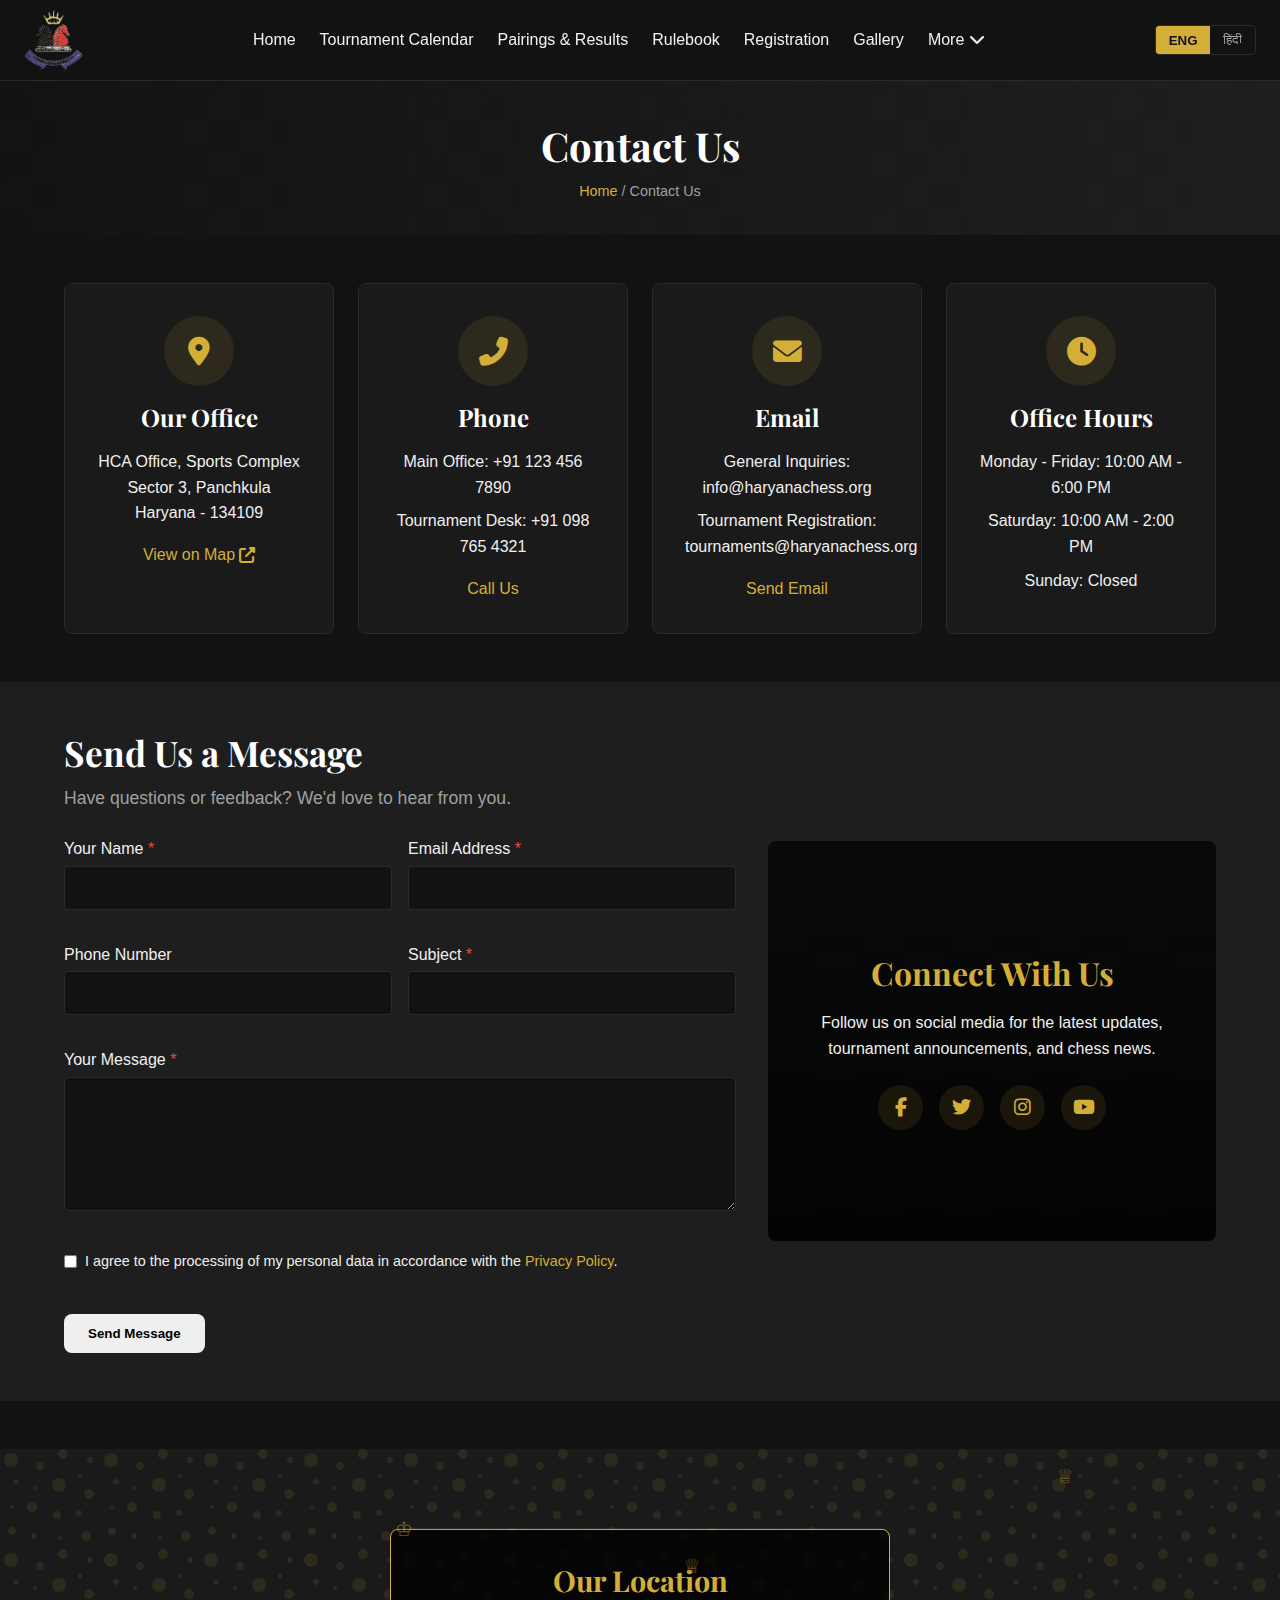
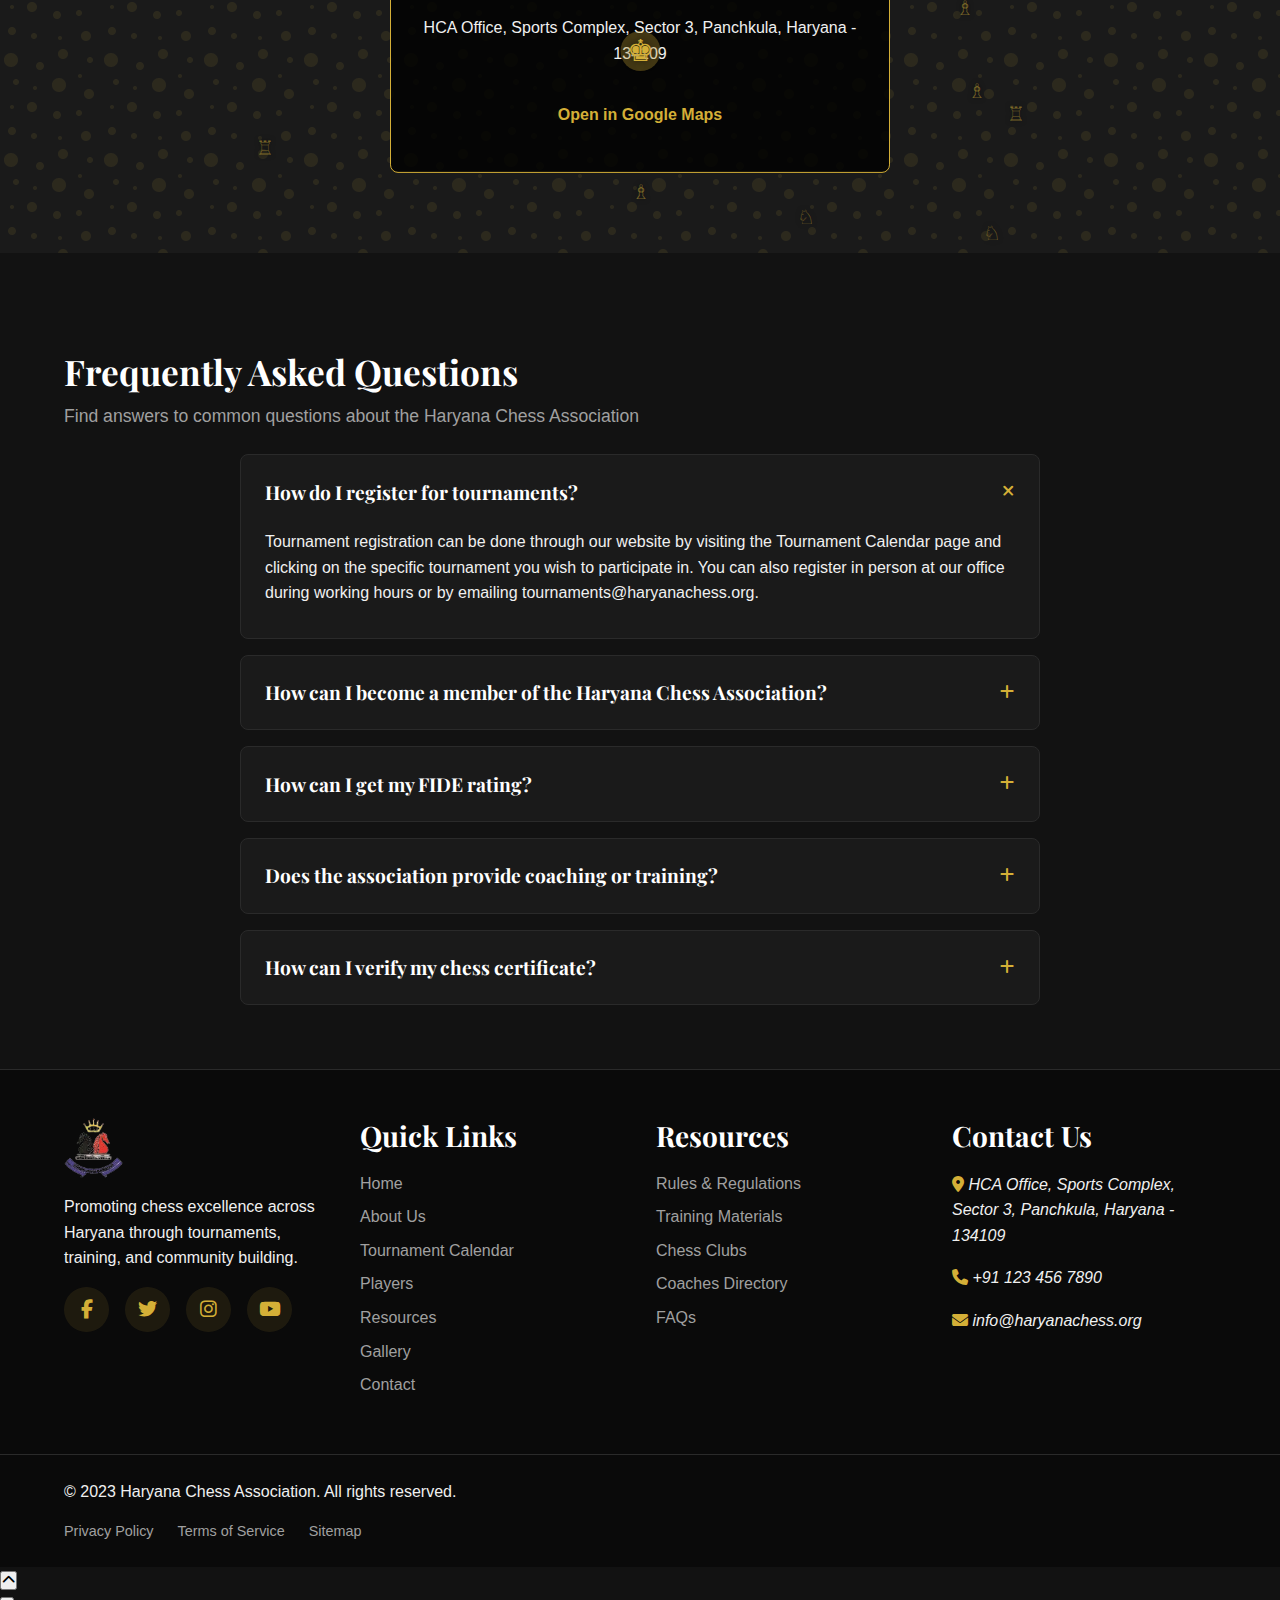
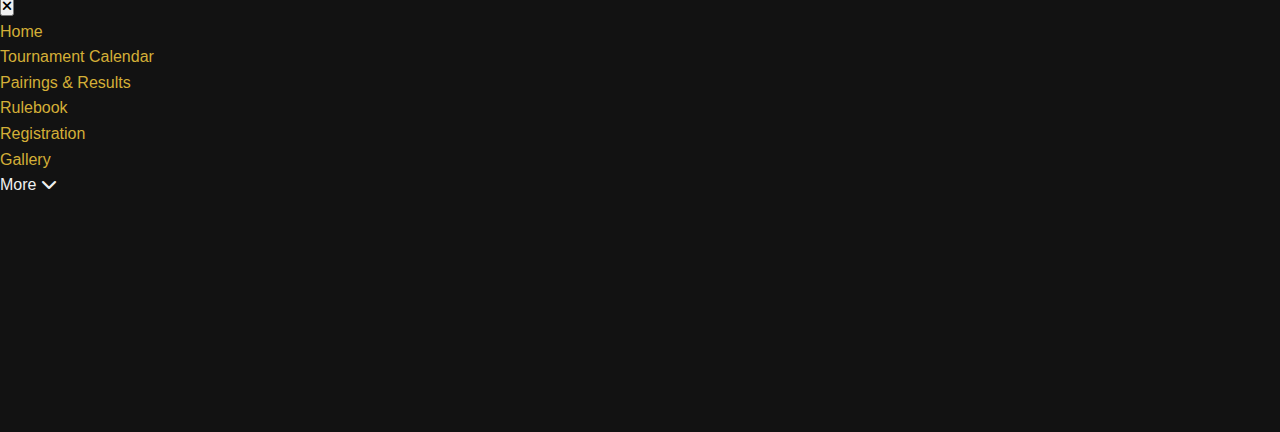
<file: contact.html>
<!DOCTYPE html>
<html lang="en">
<head>
    <meta charset="UTF-8">
    <meta name="viewport" content="width=device-width, initial-scale=1.0">
    <title>Contact Us - Haryana Chess Association</title>
    <meta name="description" content="Get in touch with the Haryana Chess Association. Find our contact information, office location, and send us a message.">
    
    <!-- Favicon -->
    <link rel="shortcut icon" href="favicon.ico" type="image/x-icon">
    
    <!-- Google Fonts -->
    <link rel="preconnect" href="https://fonts.googleapis.com">
    <link rel="preconnect" href="https://fonts.gstatic.com" crossorigin>
    <link href="https://fonts.googleapis.com/css2?family=Playfair+Display:wght@400;500;600;700&family=Roboto:wght@300;400;500;700&display=swap" rel="stylesheet">
    
    <!-- Font Awesome -->
    <link rel="stylesheet" href="https://cdnjs.cloudflare.com/ajax/libs/font-awesome/6.4.0/css/all.min.css">
    
    <!-- CSS Files -->
    <link rel="stylesheet" href="css/style.css">
    <link rel="stylesheet" href="css/contact.css">
</head>
<body>
    <!-- Header Section -->
    <header>
        <div class="header-container">
            <div class="logo">
                <a href="index.html">
                    <img src="logo.png" alt="Haryana Chess Association Logo">
                </a>
            </div>
            <nav>
                <ul class="nav-links">
                    <li><a href="index.html">Home</a></li>
                    <li><a href="calendar.html">Tournament Calendar</a></li>
                    <li><a href="pairings-results.html">Pairings & Results</a></li>
                    <li><a href="rulebook.html">Rulebook</a></li>
                    <li><a href="registration.html">Registration</a></li>
                    <li><a href="gallery.html">Gallery</a></li>
                    <li class="dropdown">
                        <a href="#">More <i class="fas fa-chevron-down"></i></a>
                        <ul class="dropdown-menu">
                            <li><a href="mission.html">Mission</a></li>
                            <li><a href="education.html">HCA in Education</a></li>
                            <li><a href="about.html">About Us</a></li>
                            <li><a href="players.html">Players</a></li>
                            <li><a href="contact.html" class="active">Contact</a></li>
                        </ul>
                    </li>
                </ul>
            </nav>
            <div class="nav-right">
                <div class="language-toggle">
                    <button class="lang-btn active">ENG</button>
                    <button class="lang-btn">हिंदी</button>
                </div>
                <div class="mobile-menu-btn">
                    <i class="fas fa-bars"></i>
                </div>
            </div>
        </div>
    </header>

    <!-- Page Banner -->
    <section class="page-banner">
        <div class="container">
            <h1>Contact Us</h1>
            <div class="breadcrumbs">
                <a href="index.html">Home</a> / <span>Contact Us</span>
            </div>
        </div>
    </section>

    <!-- Contact Information -->
    <section class="contact-info-section">
        <div class="container">
            <div class="contact-info-grid">
                <div class="contact-card">
                    <div class="icon-wrapper">
                        <i class="fas fa-map-marker-alt"></i>
                    </div>
                    <h3>Our Office</h3>
                    <p>HCA Office, Sports Complex<br>Sector 3, Panchkula<br>Haryana - 134109</p>
                    <a href="https://maps.google.com/?q=Sports+Complex+Sector+3+Panchkula+Haryana" target="_blank" class="contact-link">View on Map <i class="fas fa-external-link-alt"></i></a>
                </div>
                
                <div class="contact-card">
                    <div class="icon-wrapper">
                        <i class="fas fa-phone-alt"></i>
                    </div>
                    <h3>Phone</h3>
                    <p>Main Office: +91 123 456 7890</p>
                    <p>Tournament Desk: +91 098 765 4321</p>
                    <a href="tel:+911234567890" class="contact-link">Call Us</a>
                </div>
                
                <div class="contact-card">
                    <div class="icon-wrapper">
                        <i class="fas fa-envelope"></i>
                    </div>
                    <h3>Email</h3>
                    <p>General Inquiries:<br>info@haryanachess.org</p>
                    <p>Tournament Registration:<br>tournaments@haryanachess.org</p>
                    <a href="mailto:info@haryanachess.org" class="contact-link">Send Email</a>
                </div>
                
                <div class="contact-card">
                    <div class="icon-wrapper">
                        <i class="fas fa-clock"></i>
                    </div>
                    <h3>Office Hours</h3>
                    <p>Monday - Friday: 10:00 AM - 6:00 PM</p>
                    <p>Saturday: 10:00 AM - 2:00 PM</p>
                    <p>Sunday: Closed</p>
                </div>
            </div>
        </div>
    </section>

    <!-- Contact Form Section -->
    <section class="contact-form-section">
        <div class="container">
            <div class="contact-form-wrapper">
                <div class="form-content">
                    <div class="section-header">
                        <h2>Send Us a Message</h2>
                        <p>Have questions or feedback? We'd love to hear from you.</p>
                    </div>
                    
                    <form id="contact-form" class="contact-form">
                        <div class="form-group">
                            <label for="name">Your Name <span class="required">*</span></label>
                            <input type="text" id="name" name="name" required>
                        </div>
                        
                        <div class="form-group">
                            <label for="email">Email Address <span class="required">*</span></label>
                            <input type="email" id="email" name="email" required>
                        </div>
                        
                        <div class="form-group">
                            <label for="phone">Phone Number</label>
                            <input type="tel" id="phone" name="phone">
                        </div>
                        
                        <div class="form-group">
                            <label for="subject">Subject <span class="required">*</span></label>
                            <input type="text" id="subject" name="subject" required>
                        </div>
                        
                        <div class="form-group full-width">
                            <label for="message">Your Message <span class="required">*</span></label>
                            <textarea id="message" name="message" rows="6" required></textarea>
                        </div>
                        
                        <div class="form-group full-width">
                            <div class="checkbox-group">
                                <input type="checkbox" id="consent" name="consent" required>
                                <label for="consent">I agree to the processing of my personal data in accordance with the <a href="#">Privacy Policy</a>.</label>
                            </div>
                        </div>
                        
                        <div class="form-submit">
                            <button type="submit" class="btn btn-primary">Send Message</button>
                        </div>
                    </form>
                </div>
                
                <div class="form-image">
                    <div class="image-wrapper">
                        <img src="assets/chess-pattern.svg" alt="Chess Pattern" class="chess-pattern">
                        <div class="contact-image-overlay">
                            <h3>Connect With Us</h3>
                            <p>Follow us on social media for the latest updates, tournament announcements, and chess news.</p>
                            <div class="social-links">
                                <a href="#" aria-label="Facebook"><i class="fab fa-facebook-f"></i></a>
                                <a href="#" aria-label="Twitter"><i class="fab fa-twitter"></i></a>
                                <a href="#" aria-label="Instagram"><i class="fab fa-instagram"></i></a>
                                <a href="#" aria-label="YouTube"><i class="fab fa-youtube"></i></a>
                            </div>
                        </div>
                    </div>
                </div>
            </div>
        </div>
    </section>

    <!-- Map Section -->
    <section class="map-section">
        <div class="map-container">
            <!-- This would be replaced with an actual Google Maps embed in production -->
            <div class="map-placeholder">
                <div class="map-overlay">
                    <h3>Our Location</h3>
                    <p>HCA Office, Sports Complex, Sector 3, Panchkula, Haryana - 134109</p>
                    <a href="https://maps.google.com/?q=Sports+Complex+Sector+3+Panchkula+Haryana" target="_blank" class="btn btn-secondary">Open in Google Maps</a>
                </div>
            </div>
        </div>
    </section>

    <!-- FAQ Section -->
    <section class="faq-section">
        <div class="container">
            <div class="section-header">
                <h2>Frequently Asked Questions</h2>
                <p>Find answers to common questions about the Haryana Chess Association</p>
            </div>
            
            <div class="faq-accordion">
                <div class="faq-item">
                    <div class="faq-question">
                        <h3>How do I register for tournaments?</h3>
                        <span class="toggle-icon"><i class="fas fa-plus"></i></span>
                    </div>
                    <div class="faq-answer">
                        <p>Tournament registration can be done through our website by visiting the Tournament Calendar page and clicking on the specific tournament you wish to participate in. You can also register in person at our office during working hours or by emailing tournaments@haryanachess.org.</p>
                    </div>
                </div>
                
                <div class="faq-item">
                    <div class="faq-question">
                        <h3>How can I become a member of the Haryana Chess Association?</h3>
                        <span class="toggle-icon"><i class="fas fa-plus"></i></span>
                    </div>
                    <div class="faq-answer">
                        <p>To become a member, you need to fill out the membership application form available on our website or at our office. The form should be submitted along with the required documents and membership fee. Annual and lifetime membership options are available.</p>
                    </div>
                </div>
                
                <div class="faq-item">
                    <div class="faq-question">
                        <h3>How can I get my FIDE rating?</h3>
                        <span class="toggle-icon"><i class="fas fa-plus"></i></span>
                    </div>
                    <div class="faq-answer">
                        <p>To get a FIDE rating, you need to participate in FIDE-rated tournaments. The Haryana Chess Association regularly organizes such tournaments. You'll need to register with FIDE through us, which requires your personal details and a registration fee. Once registered, your performance in rated tournaments will determine your initial rating.</p>
                    </div>
                </div>
                
                <div class="faq-item">
                    <div class="faq-question">
                        <h3>Does the association provide coaching or training?</h3>
                        <span class="toggle-icon"><i class="fas fa-plus"></i></span>
                    </div>
                    <div class="faq-answer">
                        <p>Yes, the Haryana Chess Association conducts regular training camps and workshops for players of all levels. We also maintain a directory of certified coaches across Haryana who provide individual and group coaching. Please contact our office for more information on upcoming training programs or to get connected with a coach in your area.</p>
                    </div>
                </div>
                
                <div class="faq-item">
                    <div class="faq-question">
                        <h3>How can I verify my chess certificate?</h3>
                        <span class="toggle-icon"><i class="fas fa-plus"></i></span>
                    </div>
                    <div class="faq-answer">
                        <p>You can verify the authenticity of your chess certificate by using the Certificate Verification tool on our homepage. Enter your certificate number and date of birth, and the system will display the certificate details. For older certificates or any verification issues, please contact our office directly.</p>
                    </div>
                </div>
            </div>
        </div>
    </section>

    <!-- Footer -->
    <footer class="site-footer">
        <div class="footer-top">
            <div class="container">
                <div class="footer-grid">
                    <div class="footer-info">
                        <div class="footer-logo">
                            <img src="logo.png" alt="Haryana Chess Association Logo">
                        </div>
                        <p>Promoting chess excellence across Haryana through tournaments, training, and community building.</p>
                        <div class="social-links">
                            <a href="#" aria-label="Facebook"><i class="fab fa-facebook-f"></i></a>
                            <a href="#" aria-label="Twitter"><i class="fab fa-twitter"></i></a>
                            <a href="#" aria-label="Instagram"><i class="fab fa-instagram"></i></a>
                            <a href="#" aria-label="YouTube"><i class="fab fa-youtube"></i></a>
                        </div>
                    </div>
                    
                    <div class="footer-links">
                        <h3>Quick Links</h3>
                        <ul>
                            <li><a href="index.html">Home</a></li>
                            <li><a href="about.html">About Us</a></li>
                            <li><a href="calendar.html">Tournament Calendar</a></li>
                            <li><a href="#">Players</a></li>
                            <li><a href="#">Resources</a></li>
                            <li><a href="#">Gallery</a></li>
                            <li><a href="contact.html">Contact</a></li>
                        </ul>
                    </div>
                    
                    <div class="footer-links">
                        <h3>Resources</h3>
                        <ul>
                            <li><a href="#">Rules & Regulations</a></li>
                            <li><a href="#">Training Materials</a></li>
                            <li><a href="#">Chess Clubs</a></li>
                            <li><a href="#">Coaches Directory</a></li>
                            <li><a href="#">FAQs</a></li>
                        </ul>
                    </div>
                    
                    <div class="footer-contact">
                        <h3>Contact Us</h3>
                        <address>
                            <p><i class="fas fa-map-marker-alt"></i> HCA Office, Sports Complex, Sector 3, Panchkula, Haryana - 134109</p>
                            <p><i class="fas fa-phone"></i> +91 123 456 7890</p>
                            <p><i class="fas fa-envelope"></i> info@haryanachess.org</p>
                        </address>
                    </div>
                </div>
            </div>
        </div>
        
        <div class="footer-bottom">
            <div class="container">
                <p>&copy; 2023 Haryana Chess Association. All rights reserved.</p>
                <div class="footer-bottom-links">
                    <a href="#">Privacy Policy</a>
                    <a href="#">Terms of Service</a>
                    <a href="#">Sitemap</a>
                </div>
            </div>
        </div>
    </footer>

    <!-- Back to Top Button -->
    <button id="back-to-top" aria-label="Back to Top">
        <i class="fas fa-chevron-up"></i>
    </button>

    <!-- JavaScript Files -->
    <script src="js/main.js"></script>
    <script src="js/contact.js"></script>
</body>
</html>
</file>
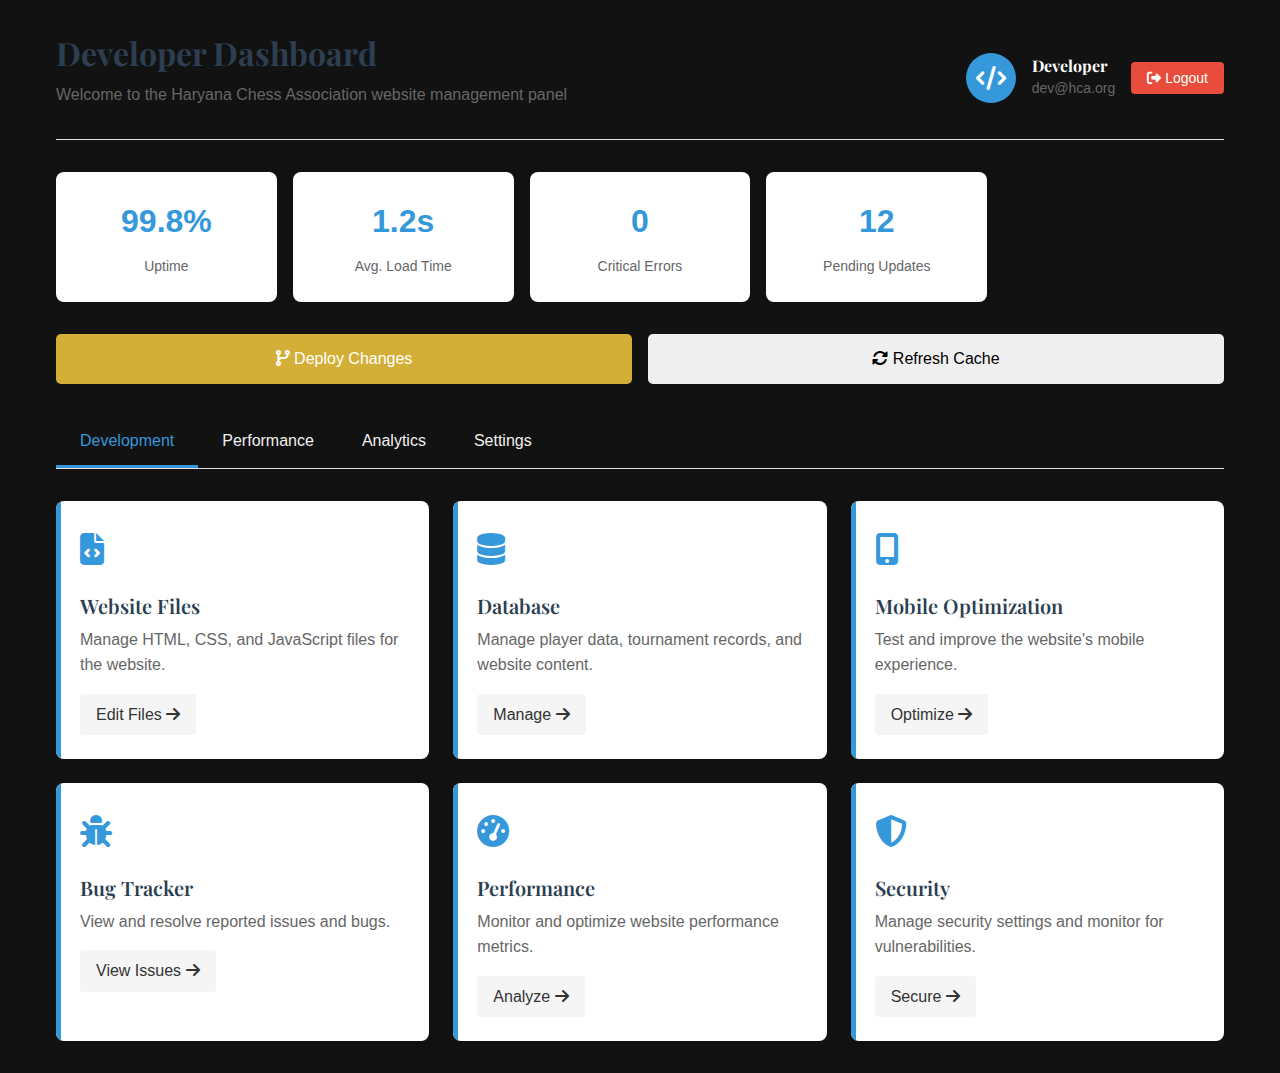
<file: dev-dashboard.html>
<!DOCTYPE html>
<html lang="en">
<head>
    <meta charset="UTF-8">
    <meta name="viewport" content="width=device-width, initial-scale=1.0">
    <title>Developer Dashboard - Haryana Chess Association</title>
    <meta name="description" content="Developer dashboard for Haryana Chess Association website management.">
    <link rel="icon" href="favicon.ico" type="image/x-icon">
    <link rel="stylesheet" href="css/style.css">
    <link rel="stylesheet" href="css/admin-login.css">
    <link href="https://fonts.googleapis.com/css2?family=Playfair+Display:wght@400;700&family=Roboto:wght@300;400;500;700&display=swap" rel="stylesheet">
    <link rel="stylesheet" href="https://cdnjs.cloudflare.com/ajax/libs/font-awesome/6.4.0/css/all.min.css">
    <style>
        /* Dashboard specific styles */
        :root {
            --primary-color: #3498db;
            --secondary-color: #2c3e50;
            --accent-color: #1abc9c;
            --light-gray: #f5f5f5;
            --dark-gray: #333;
            --medium-gray: #666;
            --border-color: #e0e0e0;
        }
        
        .dashboard-container {
            max-width: 1200px;
            margin: 2rem auto;
            padding: 0 1rem;
        }
        
        .dashboard-header {
            display: flex;
            justify-content: space-between;
            align-items: center;
            margin-bottom: 2rem;
            padding-bottom: 1rem;
            border-bottom: 1px solid var(--border-color);
        }
        
        .dashboard-title h1 {
            font-size: 2rem;
            margin-bottom: 0.5rem;
            color: var(--secondary-color);
        }
        
        .dashboard-title p {
            color: var(--medium-gray);
        }
        
        .user-info {
            display: flex;
            align-items: center;
            gap: 1rem;
        }
        
        .user-avatar {
            width: 50px;
            height: 50px;
            border-radius: 50%;
            background-color: var(--primary-color);
            display: flex;
            align-items: center;
            justify-content: center;
            font-size: 1.5rem;
            color: white;
        }
        
        .user-details h3 {
            margin: 0;
            font-size: 1rem;
        }
        
        .user-details p {
            margin: 0;
            font-size: 0.875rem;
            color: var(--medium-gray);
        }
        
        .dashboard-actions {
            display: flex;
            gap: 1rem;
            margin-top: 1rem;
            margin-bottom: 2rem;
        }
        
        .dashboard-tabs {
            display: flex;
            border-bottom: 1px solid var(--border-color);
            margin-bottom: 2rem;
        }
        
        .dashboard-tab {
            padding: 0.75rem 1.5rem;
            cursor: pointer;
            border-bottom: 3px solid transparent;
            transition: all 0.3s ease;
        }
        
        .dashboard-tab.active {
            border-bottom-color: var(--primary-color);
            color: var(--primary-color);
            font-weight: 500;
        }
        
        .dashboard-tab:hover:not(.active) {
            border-bottom-color: var(--border-color);
            background-color: var(--light-gray);
        }
        
        .dashboard-grid {
            display: grid;
            grid-template-columns: repeat(auto-fill, minmax(300px, 1fr));
            gap: 1.5rem;
            margin-bottom: 2rem;
        }
        
        .dashboard-card {
            background-color: #fff;
            border-radius: 8px;
            box-shadow: 0 2px 10px rgba(0, 0, 0, 0.1);
            padding: 1.5rem;
            transition: transform 0.3s ease, box-shadow 0.3s ease;
            position: relative;
            overflow: hidden;
        }
        
        .dashboard-card:hover {
            transform: translateY(-5px);
            box-shadow: 0 5px 15px rgba(0, 0, 0, 0.1);
        }
        
        .dashboard-card::before {
            content: '';
            position: absolute;
            top: 0;
            left: 0;
            width: 5px;
            height: 100%;
            background-color: var(--primary-color);
        }
        
        .card-icon {
            font-size: 2rem;
            margin-bottom: 1rem;
            color: var(--primary-color);
        }
        
        .card-title {
            font-size: 1.25rem;
            margin-bottom: 0.5rem;
            font-weight: 600;
            color: var(--secondary-color);
        }
        
        .card-description {
            color: var(--medium-gray);
            margin-bottom: 1rem;
        }
        
        .card-action {
            display: inline-block;
            padding: 0.5rem 1rem;
            background-color: var(--light-gray);
            color: var(--dark-gray);
            border-radius: 4px;
            text-decoration: none;
            transition: background-color 0.3s ease, color 0.3s ease;
        }
        
        .card-action:hover {
            background-color: var(--primary-color);
            color: white;
        }
        
        .logout-btn {
            background-color: #e74c3c;
            color: white;
            border: none;
            padding: 0.5rem 1rem;
            border-radius: 4px;
            cursor: pointer;
            font-size: 0.875rem;
            transition: background-color 0.3s ease;
        }
        
        .logout-btn:hover {
            background-color: #c0392b;
        }
        
        .stats-container {
            display: grid;
            grid-template-columns: repeat(auto-fill, minmax(200px, 1fr));
            gap: 1rem;
            margin-bottom: 2rem;
        }
        
        .stat-card {
            background-color: white;
            border-radius: 8px;
            box-shadow: 0 2px 10px rgba(0, 0, 0, 0.1);
            padding: 1.5rem;
            text-align: center;
        }
        
        .stat-value {
            font-size: 2rem;
            font-weight: 700;
            color: var(--primary-color);
            margin-bottom: 0.5rem;
        }
        
        .stat-label {
            color: var(--medium-gray);
            font-size: 0.875rem;
        }
        
        @media (max-width: 768px) {
            .dashboard-header {
                flex-direction: column;
                align-items: flex-start;
                gap: 1rem;
            }
            
            .dashboard-grid {
                grid-template-columns: 1fr;
            }
            
            .stats-container {
                grid-template-columns: 1fr 1fr;
            }
        }
    </style>
</head>
<body>
    <div class="dashboard-container">
        <div class="dashboard-header">
            <div class="dashboard-title">
                <h1>Developer Dashboard</h1>
                <p>Welcome to the Haryana Chess Association website management panel</p>
            </div>
            
            <div class="user-info">
                <div class="user-avatar">
                    <i class="fas fa-code"></i>
                </div>
                <div class="user-details">
                    <h3>Developer</h3>
                    <p>dev@hca.org</p>
                </div>
                <button class="logout-btn" onclick="logout()"><i class="fas fa-sign-out-alt"></i> Logout</button>
            </div>
        </div>
        
        <div class="stats-container">
            <div class="stat-card">
                <div class="stat-value">99.8%</div>
                <div class="stat-label">Uptime</div>
            </div>
            
            <div class="stat-card">
                <div class="stat-value">1.2s</div>
                <div class="stat-label">Avg. Load Time</div>
            </div>
            
            <div class="stat-card">
                <div class="stat-value">0</div>
                <div class="stat-label">Critical Errors</div>
            </div>
            
            <div class="stat-card">
                <div class="stat-value">12</div>
                <div class="stat-label">Pending Updates</div>
            </div>
        </div>
        
        <div class="dashboard-actions">
            <button class="btn btn-primary"><i class="fas fa-code-branch"></i> Deploy Changes</button>
            <button class="btn btn-secondary"><i class="fas fa-sync-alt"></i> Refresh Cache</button>
        </div>
        
        <div class="dashboard-tabs">
            <div class="dashboard-tab active">Development</div>
            <div class="dashboard-tab">Performance</div>
            <div class="dashboard-tab">Analytics</div>
            <div class="dashboard-tab">Settings</div>
        </div>
        
        <div class="dashboard-grid">
            <div class="dashboard-card">
                <div class="card-icon">
                    <i class="fas fa-file-code"></i>
                </div>
                <h3 class="card-title">Website Files</h3>
                <p class="card-description">Manage HTML, CSS, and JavaScript files for the website.</p>
                <a href="#" class="card-action">Edit Files <i class="fas fa-arrow-right"></i></a>
            </div>
            
            <div class="dashboard-card">
                <div class="card-icon">
                    <i class="fas fa-database"></i>
                </div>
                <h3 class="card-title">Database</h3>
                <p class="card-description">Manage player data, tournament records, and website content.</p>
                <a href="#" class="card-action">Manage <i class="fas fa-arrow-right"></i></a>
            </div>
            
            <div class="dashboard-card">
                <div class="card-icon">
                    <i class="fas fa-mobile-alt"></i>
                </div>
                <h3 class="card-title">Mobile Optimization</h3>
                <p class="card-description">Test and improve the website's mobile experience.</p>
                <a href="#" class="card-action">Optimize <i class="fas fa-arrow-right"></i></a>
            </div>
            
            <div class="dashboard-card">
                <div class="card-icon">
                    <i class="fas fa-bug"></i>
                </div>
                <h3 class="card-title">Bug Tracker</h3>
                <p class="card-description">View and resolve reported issues and bugs.</p>
                <a href="#" class="card-action">View Issues <i class="fas fa-arrow-right"></i></a>
            </div>
            
            <div class="dashboard-card">
                <div class="card-icon">
                    <i class="fas fa-tachometer-alt"></i>
                </div>
                <h3 class="card-title">Performance</h3>
                <p class="card-description">Monitor and optimize website performance metrics.</p>
                <a href="#" class="card-action">Analyze <i class="fas fa-arrow-right"></i></a>
            </div>
            
            <div class="dashboard-card">
                <div class="card-icon">
                    <i class="fas fa-shield-alt"></i>
                </div>
                <h3 class="card-title">Security</h3>
                <p class="card-description">Manage security settings and monitor for vulnerabilities.</p>
                <a href="#" class="card-action">Secure <i class="fas fa-arrow-right"></i></a>
            </div>
        </div>
    </div>
    
    <script>
        function logout() {
            // In a real application, this would handle the logout process
            // For now, we'll just redirect to the login page
            window.location.href = 'dev-login.html';
        }
        
        // Tab switching functionality
        document.querySelectorAll('.dashboard-tab').forEach(tab => {
            tab.addEventListener('click', function() {
                document.querySelectorAll('.dashboard-tab').forEach(t => t.classList.remove('active'));
                this.classList.add('active');
                // In a real application, this would load different content based on the selected tab
            });
        });
    </script>
</body>
</html>
</file>
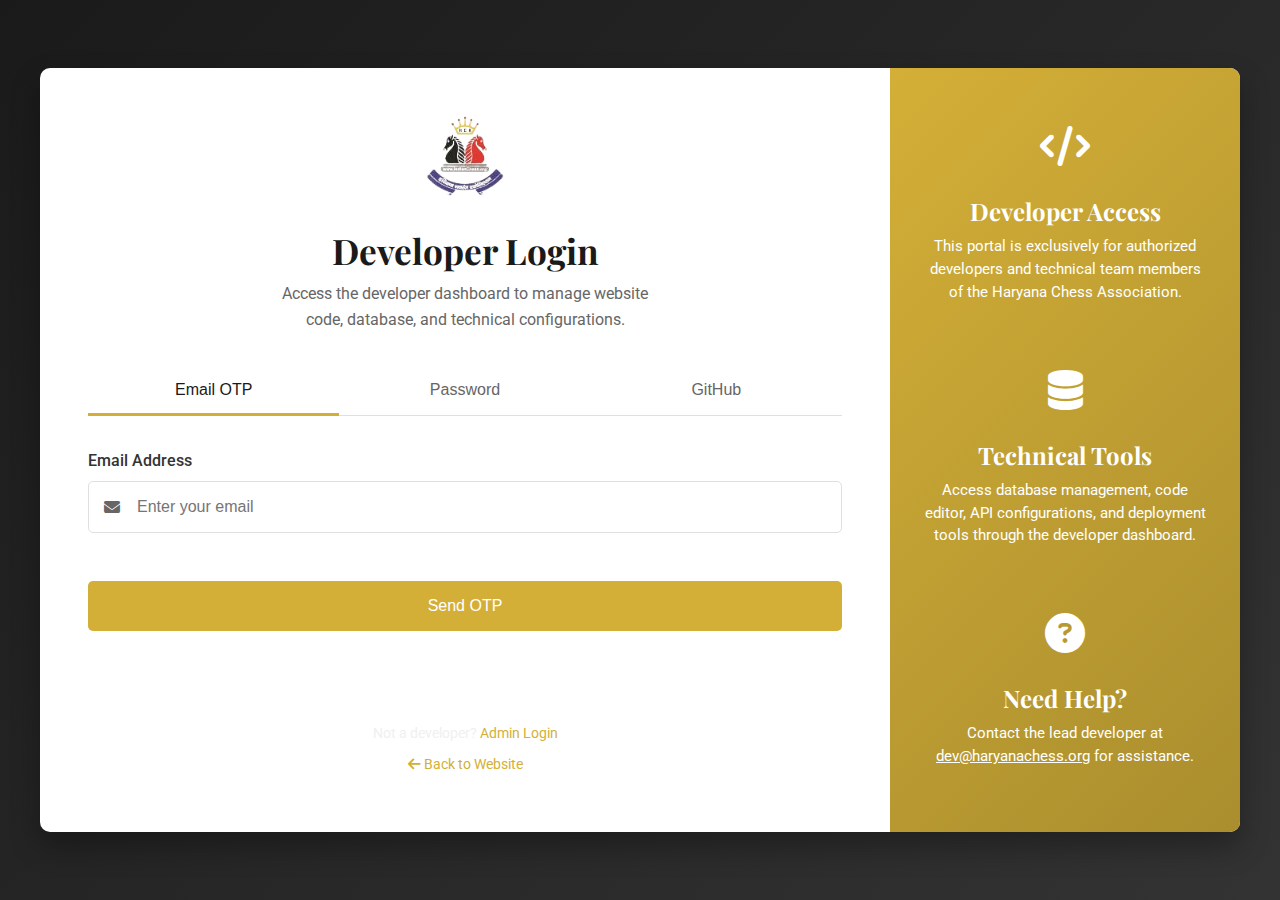
<file: dev-login.html>
<!DOCTYPE html>
<html lang="en">
<head>
    <meta charset="UTF-8">
    <meta name="viewport" content="width=device-width, initial-scale=1.0">
    <title>Developer Login - Haryana Chess Association</title>
    <meta name="description" content="Secure login portal for Haryana Chess Association developers and technical team.">
    <link rel="icon" href="favicon.ico" type="image/x-icon">
    <link rel="stylesheet" href="css/style.css">
    <link rel="stylesheet" href="css/admin-login.css">
    <link href="https://fonts.googleapis.com/css2?family=Playfair+Display:wght@400;700&family=Roboto:wght@300;400;500;700&display=swap" rel="stylesheet">
    <link rel="stylesheet" href="https://cdnjs.cloudflare.com/ajax/libs/font-awesome/6.4.0/css/all.min.css">
</head>
<body class="login-page">
    <div class="login-container">
        <div class="login-card">
            <div class="login-header">
                <a href="index.html" class="logo">
                    <img src="logo.png" alt="Haryana Chess Association Logo">
                </a>
                <h1>Developer Login</h1>
                <p>Access the developer dashboard to manage website code, database, and technical configurations.</p>
            </div>
            
            <div class="login-tabs">
                <button class="tab-btn active" data-tab="email">Email OTP</button>
                <button class="tab-btn" data-tab="password">Password</button>
                <button class="tab-btn" data-tab="github">GitHub</button>
            </div>
            
            <div class="login-form-container">
                <!-- Email OTP Form -->
                <form id="email-form" class="login-form active">
                    <div class="form-group">
                        <label for="email">Email Address</label>
                        <div class="input-with-icon">
                            <i class="fas fa-envelope"></i>
                            <input type="email" id="email" name="email" placeholder="Enter your email" required>
                        </div>
                    </div>
                    
                    <div class="form-group otp-group" style="display: none;">
                        <label for="otp">One-Time Password</label>
                        <div class="otp-inputs">
                            <input type="text" maxlength="1" class="otp-input" required>
                            <input type="text" maxlength="1" class="otp-input" required>
                            <input type="text" maxlength="1" class="otp-input" required>
                            <input type="text" maxlength="1" class="otp-input" required>
                            <input type="text" maxlength="1" class="otp-input" required>
                            <input type="text" maxlength="1" class="otp-input" required>
                        </div>
                        <div class="resend-otp">
                            <span id="timer">Resend OTP in <span id="countdown">30</span>s</span>
                            <button type="button" id="resend-btn" disabled>Resend OTP</button>
                        </div>
                    </div>
                    
                    <div class="form-actions">
                        <button type="button" id="send-otp-btn" class="btn btn-primary">Send OTP</button>
                        <button type="submit" id="verify-otp-btn" class="btn btn-primary" style="display: none;">Verify & Login</button>
                    </div>
                </form>
                
                <!-- Password Form -->
                <form id="password-form" class="login-form">
                    <div class="form-group">
                        <label for="login-email">Email Address</label>
                        <div class="input-with-icon">
                            <i class="fas fa-envelope"></i>
                            <input type="email" id="login-email" name="login-email" placeholder="Enter your email" required>
                        </div>
                    </div>
                    
                    <div class="form-group">
                        <label for="password">Password</label>
                        <div class="input-with-icon">
                            <i class="fas fa-lock"></i>
                            <input type="password" id="password" name="password" placeholder="Enter your password" required>
                            <button type="button" class="toggle-password" aria-label="Toggle password visibility">
                                <i class="fas fa-eye"></i>
                            </button>
                        </div>
                    </div>
                    
                    <div class="form-group remember-forgot">
                        <div class="remember-me">
                            <input type="checkbox" id="remember" name="remember">
                            <label for="remember">Remember me</label>
                        </div>
                        <a href="#" class="forgot-password">Forgot password?</a>
                    </div>
                    
                    <div class="form-actions">
                        <button type="submit" class="btn btn-primary">Login</button>
                    </div>
                </form>
                
                <!-- GitHub Login Form -->
                <form id="github-form" class="login-form">
                    <div class="github-login-info">
                        <div class="github-icon">
                            <i class="fab fa-github"></i>
                        </div>
                        <h3>GitHub Authentication</h3>
                        <p>Login using your GitHub account that has been authorized for the HCA repository.</p>
                    </div>
                    
                    <div class="form-actions">
                        <button type="button" id="github-login-btn" class="btn btn-github">
                            <i class="fab fa-github"></i> Continue with GitHub
                        </button>
                    </div>
                </form>
            </div>
            
            <div class="login-footer">
                <p>Not a developer? <a href="admin-login.html">Admin Login</a></p>
                <p><a href="index.html"><i class="fas fa-arrow-left"></i> Back to Website</a></p>
            </div>
        </div>
        
        <div class="login-info">
            <div class="info-card">
                <div class="info-icon">
                    <i class="fas fa-code"></i>
                </div>
                <h3>Developer Access</h3>
                <p>This portal is exclusively for authorized developers and technical team members of the Haryana Chess Association.</p>
            </div>
            
            <div class="info-card">
                <div class="info-icon">
                    <i class="fas fa-database"></i>
                </div>
                <h3>Technical Tools</h3>
                <p>Access database management, code editor, API configurations, and deployment tools through the developer dashboard.</p>
            </div>
            
            <div class="info-card">
                <div class="info-icon">
                    <i class="fas fa-question-circle"></i>
                </div>
                <h3>Need Help?</h3>
                <p>Contact the lead developer at <a href="mailto:dev@haryanachess.org">dev@haryanachess.org</a> for assistance.</p>
            </div>
        </div>
    </div>

    <script src="js/main.js"></script>
    <script src="js/dev-login.js"></script>
</body>
</html>
</file>
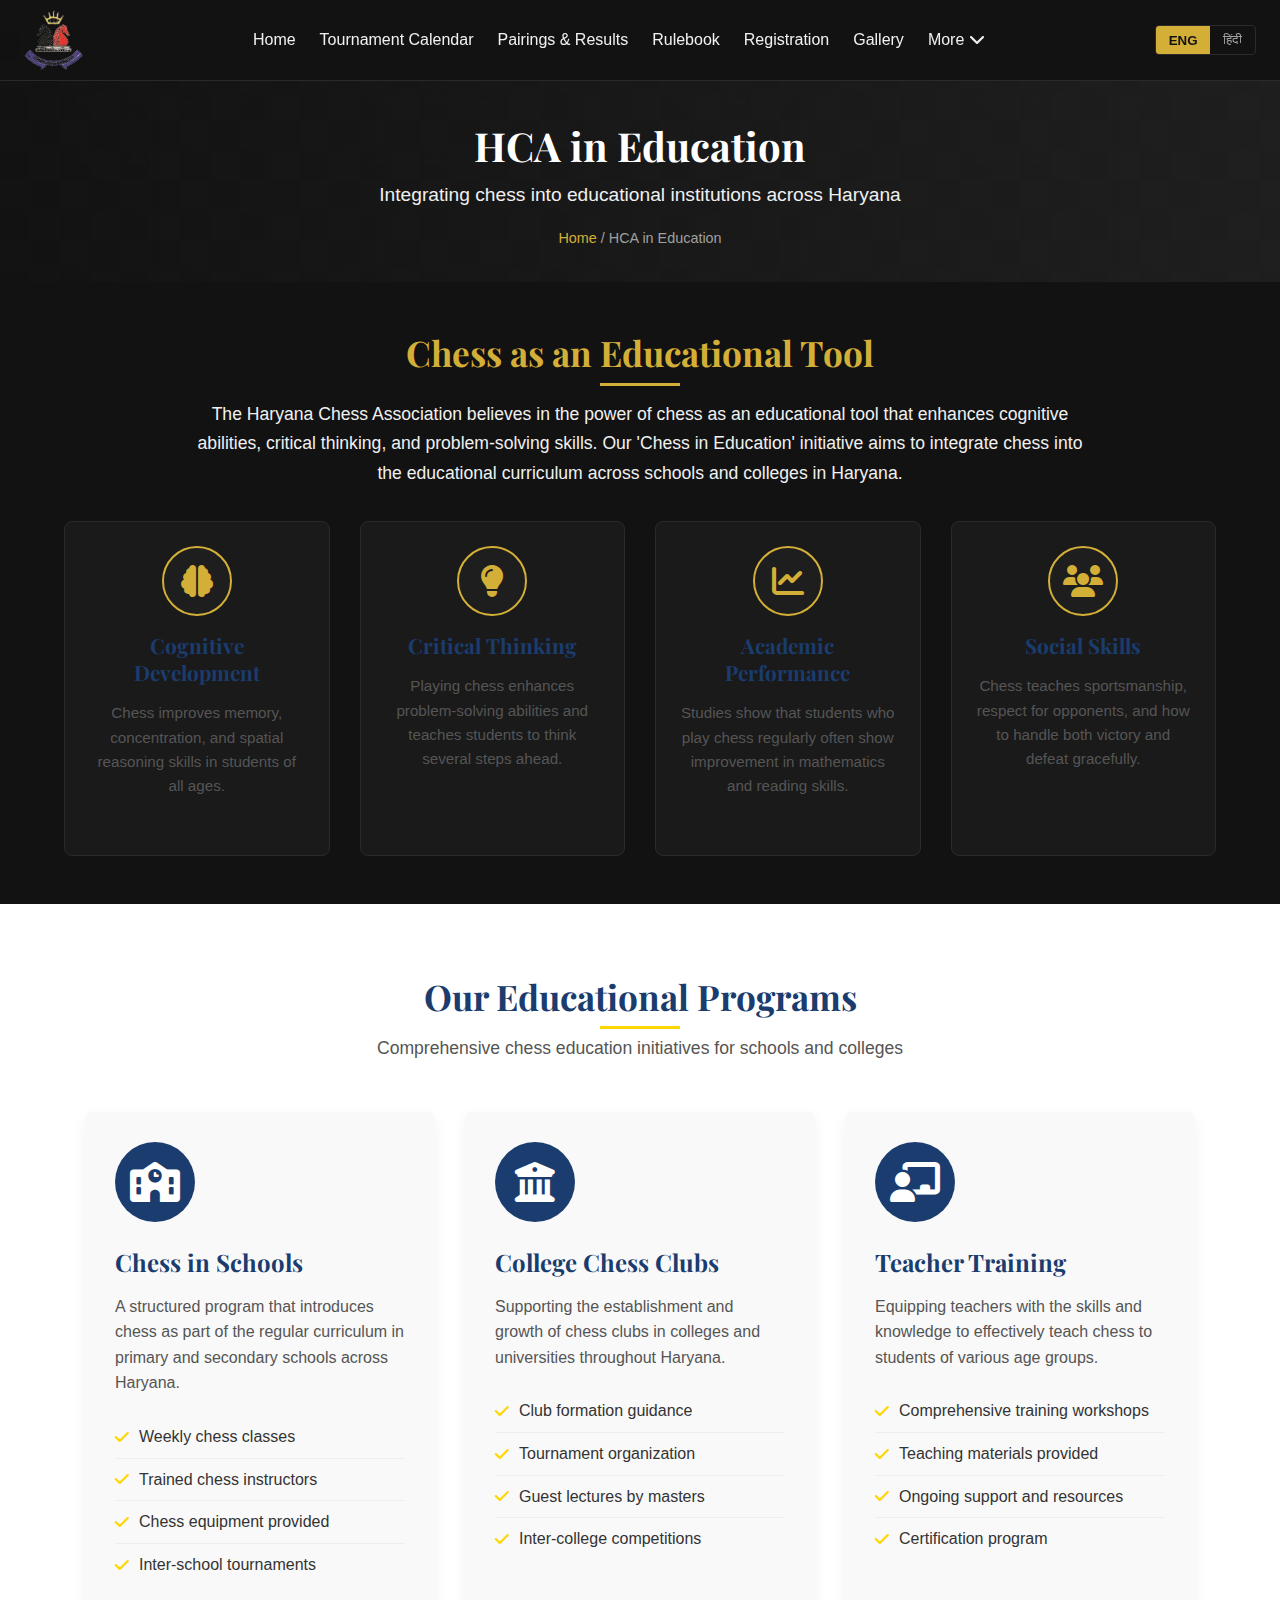
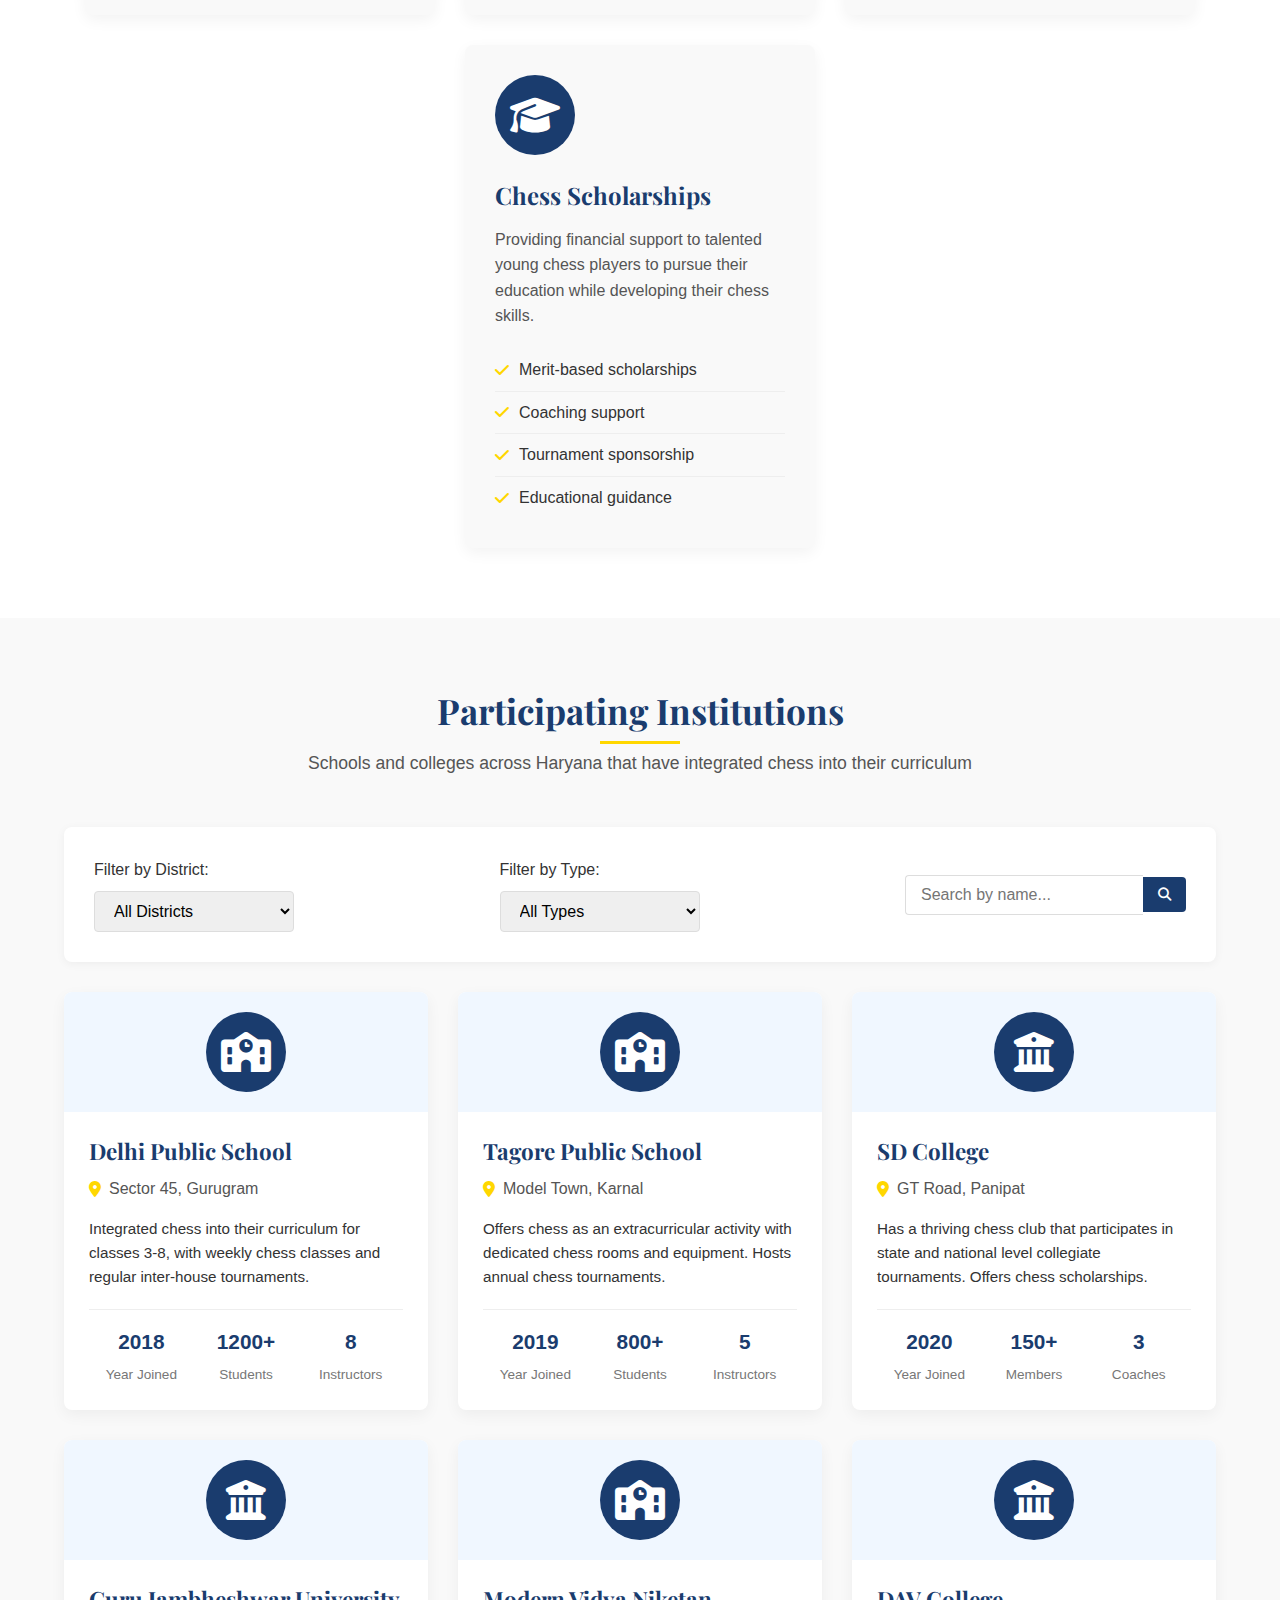
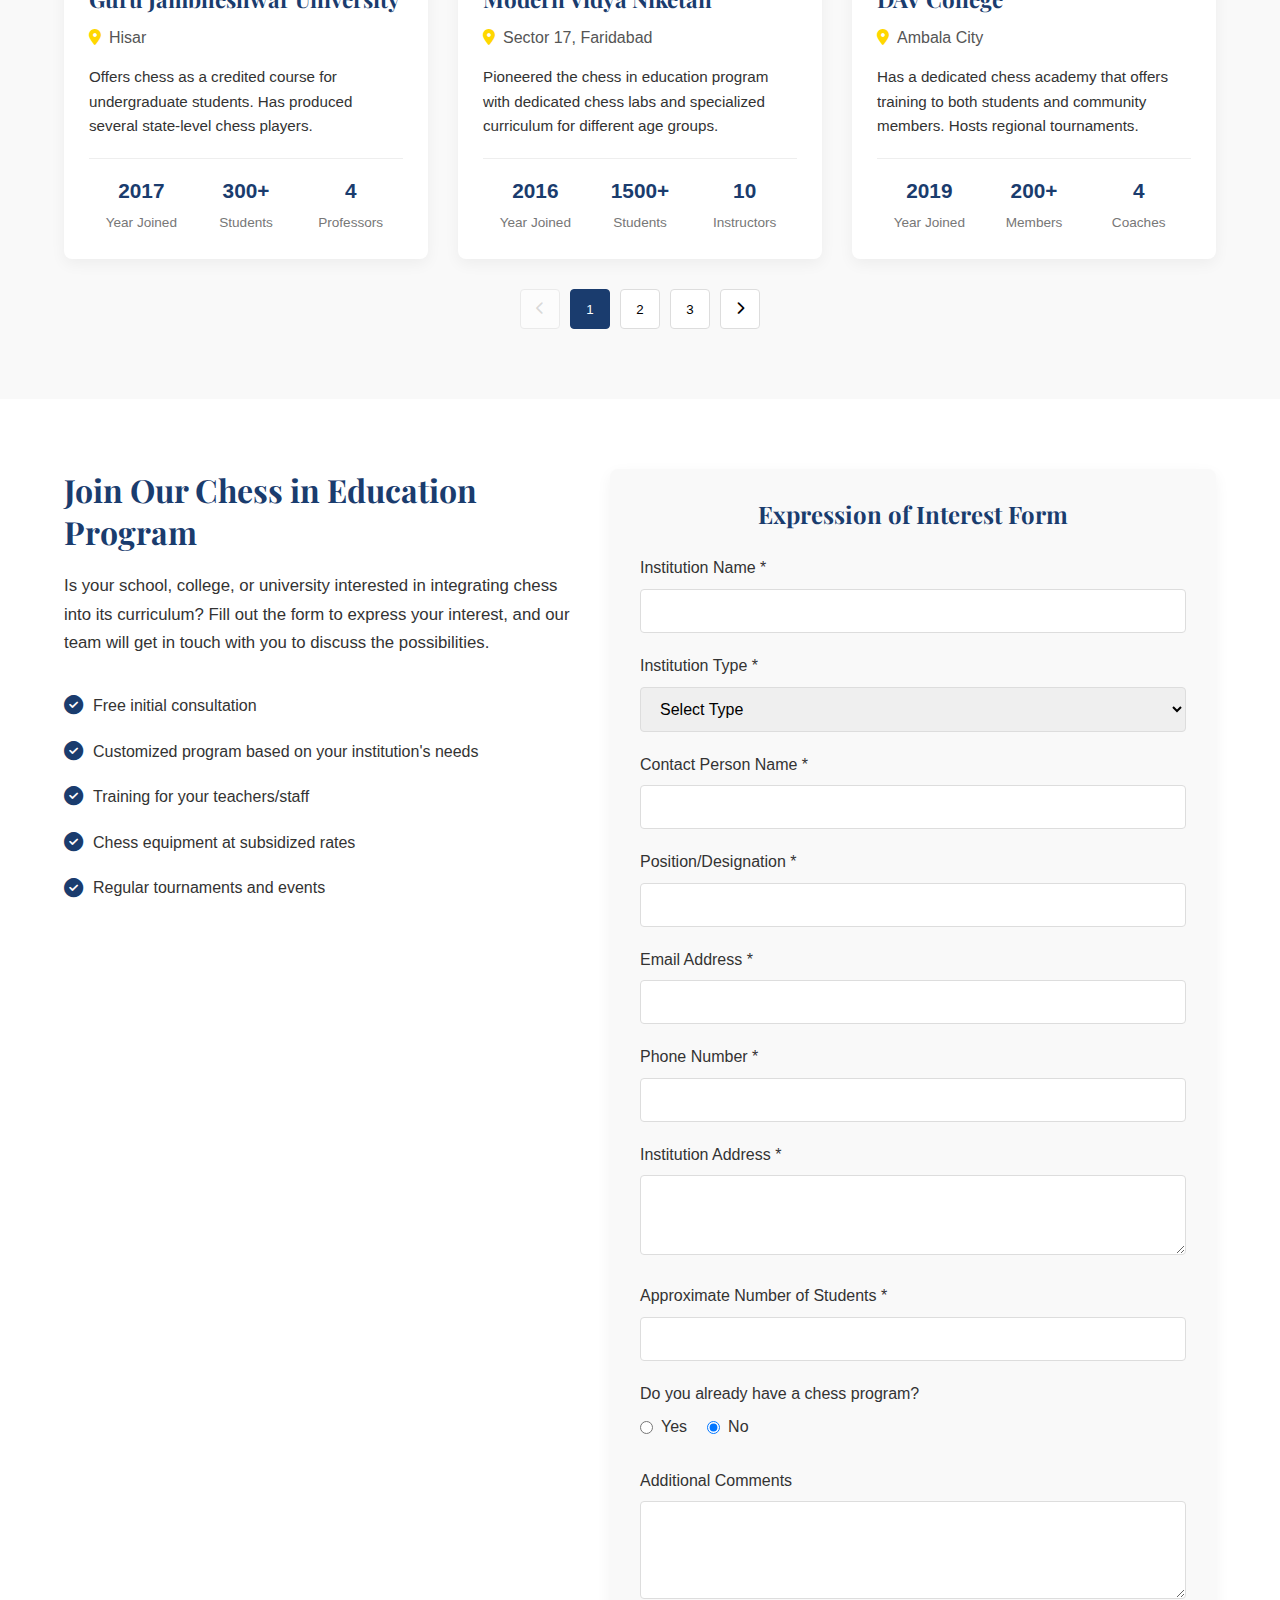
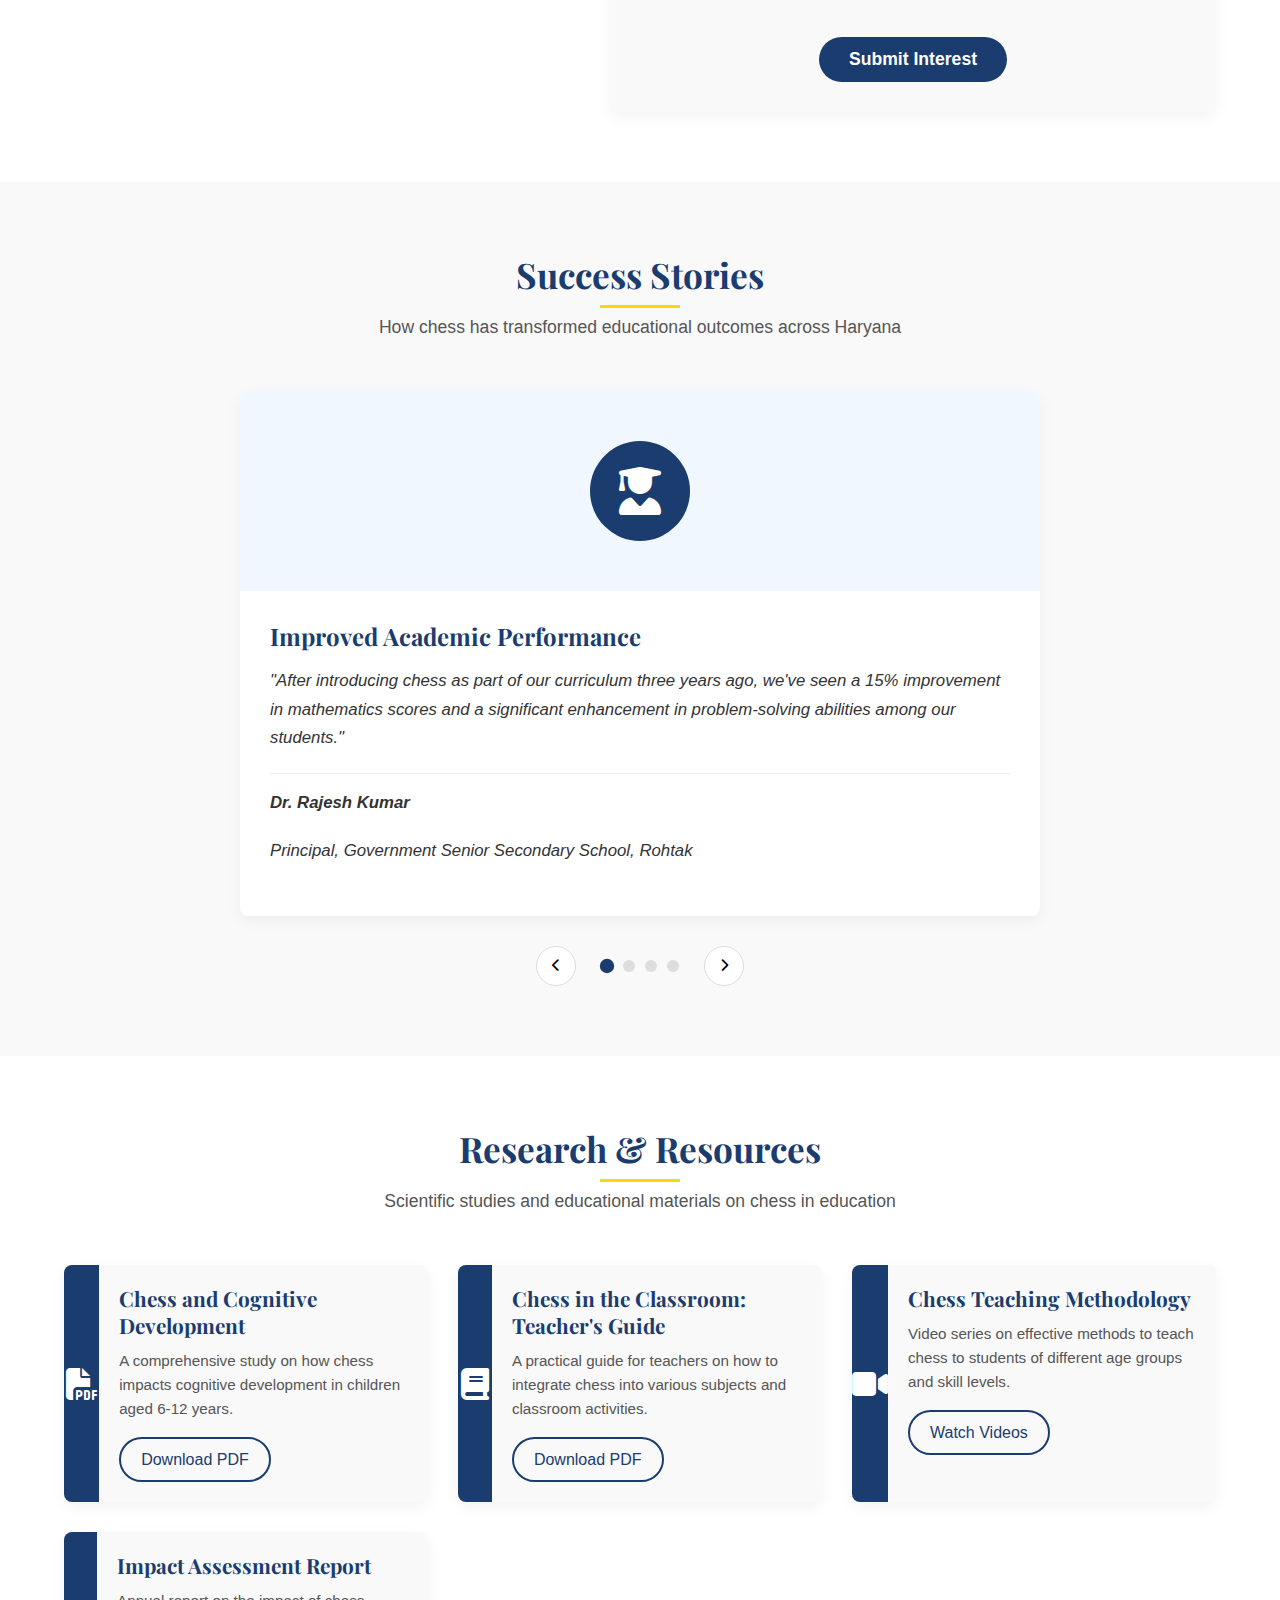
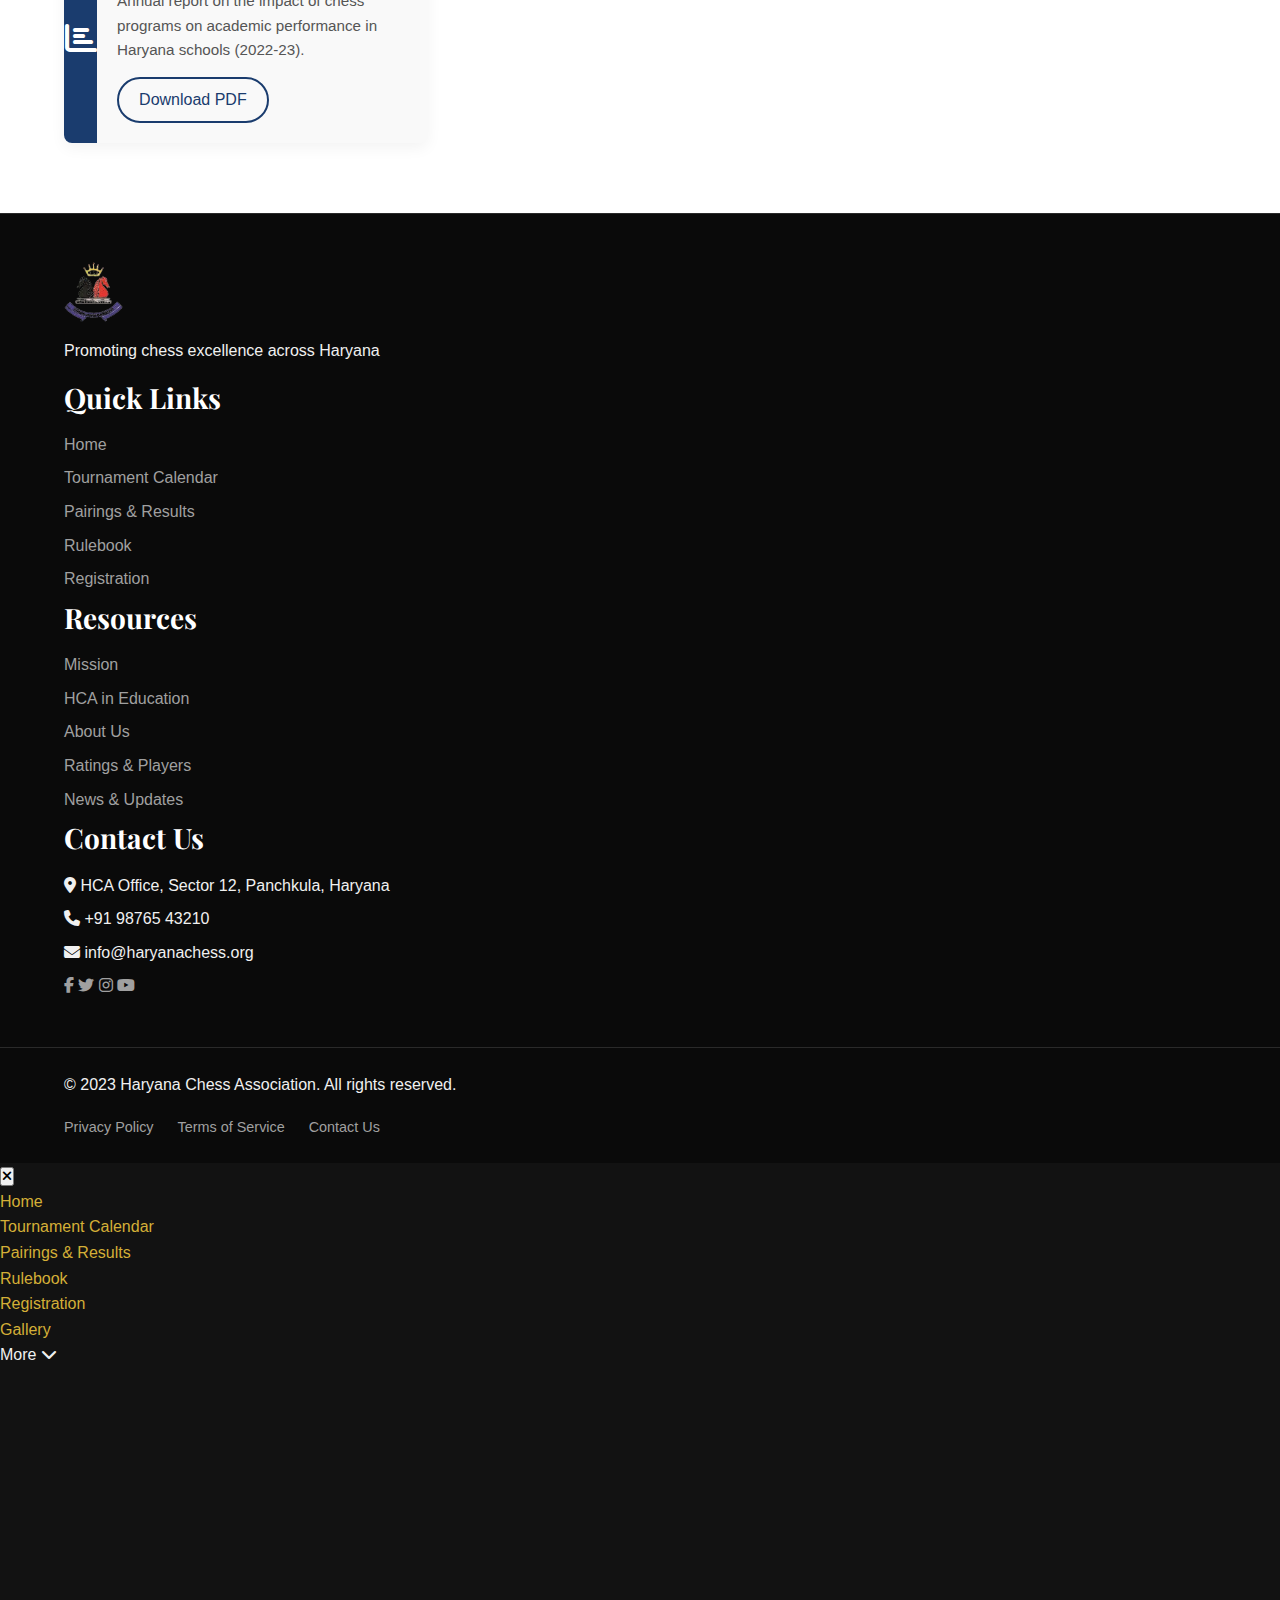
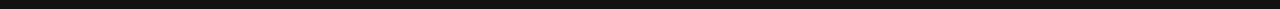
<file: education.html>
<!DOCTYPE html>
<html lang="en">
<head>
    <meta charset="UTF-8">
    <meta name="viewport" content="width=device-width, initial-scale=1.0">
    <title>HCA in Education - Haryana Chess Association</title>
    <meta name="description" content="Learn about the Haryana Chess Association's educational initiatives, chess in schools program, and how chess is being integrated into the educational curriculum across Haryana.">
    
    <!-- Favicon -->
    <link rel="shortcut icon" href="favicon.ico" type="image/x-icon">
    
    <!-- Google Fonts -->
    <link rel="preconnect" href="https://fonts.googleapis.com">
    <link rel="preconnect" href="https://fonts.gstatic.com" crossorigin>
    <link href="https://fonts.googleapis.com/css2?family=Playfair+Display:wght@400;500;600;700&family=Roboto:wght@300;400;500;700&display=swap" rel="stylesheet">
    
    <!-- Font Awesome -->
    <link rel="stylesheet" href="https://cdnjs.cloudflare.com/ajax/libs/font-awesome/6.4.0/css/all.min.css">
    
    <!-- CSS Files -->
    <link rel="stylesheet" href="css/style.css">
    <link rel="stylesheet" href="css/education.css">
</head>
<body>
    <!-- Header Section -->
    <header>
        <div class="header-container">
            <div class="logo">
                <a href="index.html">
                    <img src="logo.png" alt="Haryana Chess Association Logo">
                </a>
            </div>
            <nav>
                <ul class="nav-links">
                    <li><a href="index.html">Home</a></li>
                    <li><a href="calendar.html">Tournament Calendar</a></li>
                    <li><a href="pairings-results.html">Pairings & Results</a></li>
                    <li><a href="rulebook.html">Rulebook</a></li>
                    <li><a href="registration.html">Registration</a></li>
                    <li><a href="gallery.html">Gallery</a></li>
                    <li class="dropdown">
                        <a href="#">More <i class="fas fa-chevron-down"></i></a>
                        <ul class="dropdown-menu">
                            <li><a href="mission.html">Mission</a></li>
                            <li><a href="education.html" class="active">HCA in Education</a></li>
                            <li><a href="about.html">About Us</a></li>
                            <li><a href="players.html">Players</a></li>
                            <li><a href="news.html">News</a></li>
                        </ul>
                    </li>
                </ul>
            </nav>
            <div class="nav-right">
                <div class="language-toggle">
                    <button class="lang-btn active">ENG</button>
                    <button class="lang-btn">हिंदी</button>
                </div>
                <div class="mobile-menu-btn">
                    <i class="fas fa-bars"></i>
                </div>
            </div>
        </div>
    </header>

    <!-- Page Banner -->
    <section class="page-banner">
        <div class="container">
            <h1>HCA in Education</h1>
            <p>Integrating chess into educational institutions across Haryana</p>
            <div class="breadcrumbs">
                <a href="index.html">Home</a> / <span>HCA in Education</span>
            </div>
        </div>
    </section>

    <!-- Chess in Education Introduction -->
    <section class="education-intro">
        <div class="container">
            <div class="intro-content">
                <h2>Chess as an Educational Tool</h2>
                <p>The Haryana Chess Association believes in the power of chess as an educational tool that enhances cognitive abilities, critical thinking, and problem-solving skills. Our 'Chess in Education' initiative aims to integrate chess into the educational curriculum across schools and colleges in Haryana.</p>
                
                <div class="benefits-grid">
                    <div class="benefit-card">
                        <div class="benefit-icon">
                            <i class="fas fa-brain"></i>
                        </div>
                        <h3>Cognitive Development</h3>
                        <p>Chess improves memory, concentration, and spatial reasoning skills in students of all ages.</p>
                    </div>
                    
                    <div class="benefit-card">
                        <div class="benefit-icon">
                            <i class="fas fa-lightbulb"></i>
                        </div>
                        <h3>Critical Thinking</h3>
                        <p>Playing chess enhances problem-solving abilities and teaches students to think several steps ahead.</p>
                    </div>
                    
                    <div class="benefit-card">
                        <div class="benefit-icon">
                            <i class="fas fa-chart-line"></i>
                        </div>
                        <h3>Academic Performance</h3>
                        <p>Studies show that students who play chess regularly often show improvement in mathematics and reading skills.</p>
                    </div>
                    
                    <div class="benefit-card">
                        <div class="benefit-icon">
                            <i class="fas fa-users"></i>
                        </div>
                        <h3>Social Skills</h3>
                        <p>Chess teaches sportsmanship, respect for opponents, and how to handle both victory and defeat gracefully.</p>
                    </div>
                </div>
            </div>
        </div>
    </section>

    <!-- Our Programs -->
    <section class="education-programs">
        <div class="container">
            <div class="section-header">
                <h2>Our Educational Programs</h2>
                <p>Comprehensive chess education initiatives for schools and colleges</p>
            </div>
            
            <div class="programs-grid">
                <div class="program-card">
                    <div class="program-icon">
                        <i class="fas fa-school"></i>
                    </div>
                    <h3>Chess in Schools</h3>
                    <p>A structured program that introduces chess as part of the regular curriculum in primary and secondary schools across Haryana.</p>
                    <ul class="program-features">
                        <li><i class="fas fa-check"></i> Weekly chess classes</li>
                        <li><i class="fas fa-check"></i> Trained chess instructors</li>
                        <li><i class="fas fa-check"></i> Chess equipment provided</li>
                        <li><i class="fas fa-check"></i> Inter-school tournaments</li>
                    </ul>
                </div>
                
                <div class="program-card">
                    <div class="program-icon">
                        <i class="fas fa-university"></i>
                    </div>
                    <h3>College Chess Clubs</h3>
                    <p>Supporting the establishment and growth of chess clubs in colleges and universities throughout Haryana.</p>
                    <ul class="program-features">
                        <li><i class="fas fa-check"></i> Club formation guidance</li>
                        <li><i class="fas fa-check"></i> Tournament organization</li>
                        <li><i class="fas fa-check"></i> Guest lectures by masters</li>
                        <li><i class="fas fa-check"></i> Inter-college competitions</li>
                    </ul>
                </div>
                
                <div class="program-card">
                    <div class="program-icon">
                        <i class="fas fa-chalkboard-teacher"></i>
                    </div>
                    <h3>Teacher Training</h3>
                    <p>Equipping teachers with the skills and knowledge to effectively teach chess to students of various age groups.</p>
                    <ul class="program-features">
                        <li><i class="fas fa-check"></i> Comprehensive training workshops</li>
                        <li><i class="fas fa-check"></i> Teaching materials provided</li>
                        <li><i class="fas fa-check"></i> Ongoing support and resources</li>
                        <li><i class="fas fa-check"></i> Certification program</li>
                    </ul>
                </div>
                
                <div class="program-card">
                    <div class="program-icon">
                        <i class="fas fa-graduation-cap"></i>
                    </div>
                    <h3>Chess Scholarships</h3>
                    <p>Providing financial support to talented young chess players to pursue their education while developing their chess skills.</p>
                    <ul class="program-features">
                        <li><i class="fas fa-check"></i> Merit-based scholarships</li>
                        <li><i class="fas fa-check"></i> Coaching support</li>
                        <li><i class="fas fa-check"></i> Tournament sponsorship</li>
                        <li><i class="fas fa-check"></i> Educational guidance</li>
                    </ul>
                </div>
            </div>
        </div>
    </section>

    <!-- Participating Institutions -->
    <section class="participating-institutions">
        <div class="container">
            <div class="section-header">
                <h2>Participating Institutions</h2>
                <p>Schools and colleges across Haryana that have integrated chess into their curriculum</p>
            </div>
            
            <div class="institutions-wrapper">
                <div class="institutions-filters">
                    <div class="filter-group">
                        <label>Filter by District:</label>
                        <select id="district-filter">
                            <option value="all">All Districts</option>
                            <option value="ambala">Ambala</option>
                            <option value="bhiwani">Bhiwani</option>
                            <option value="faridabad">Faridabad</option>
                            <option value="gurugram">Gurugram</option>
                            <option value="hisar">Hisar</option>
                            <option value="karnal">Karnal</option>
                            <option value="panipat">Panipat</option>
                            <option value="rohtak">Rohtak</option>
                            <option value="sonipat">Sonipat</option>
                            <option value="yamunanagar">Yamunanagar</option>
                        </select>
                    </div>
                    
                    <div class="filter-group">
                        <label>Filter by Type:</label>
                        <select id="type-filter">
                            <option value="all">All Types</option>
                            <option value="school">Schools</option>
                            <option value="college">Colleges</option>
                            <option value="university">Universities</option>
                        </select>
                    </div>
                    
                    <div class="search-group">
                        <input type="text" id="institution-search" placeholder="Search by name...">
                        <button id="search-btn"><i class="fas fa-search"></i></button>
                    </div>
                </div>
                
                <div class="institutions-grid">
                    <!-- Sample institutions - These would be dynamically populated in a real implementation -->
                    <div class="institution-card" data-district="gurugram" data-type="school">
                        <div class="institution-logo">
                            <div class="logo-placeholder">
                                <i class="fas fa-school"></i>
                            </div>
                        </div>
                        <div class="institution-details">
                            <h3>Delhi Public School</h3>
                            <p class="institution-location"><i class="fas fa-map-marker-alt"></i> Sector 45, Gurugram</p>
                            <p class="institution-description">Integrated chess into their curriculum for classes 3-8, with weekly chess classes and regular inter-house tournaments.</p>
                            <div class="institution-stats">
                                <div class="stat">
                                    <span class="stat-value">2018</span>
                                    <span class="stat-label">Year Joined</span>
                                </div>
                                <div class="stat">
                                    <span class="stat-value">1200+</span>
                                    <span class="stat-label">Students</span>
                                </div>
                                <div class="stat">
                                    <span class="stat-value">8</span>
                                    <span class="stat-label">Instructors</span>
                                </div>
                            </div>
                        </div>
                    </div>
                    
                    <div class="institution-card" data-district="karnal" data-type="school">
                        <div class="institution-logo">
                            <div class="logo-placeholder">
                                <i class="fas fa-school"></i>
                            </div>
                        </div>
                        <div class="institution-details">
                            <h3>Tagore Public School</h3>
                            <p class="institution-location"><i class="fas fa-map-marker-alt"></i> Model Town, Karnal</p>
                            <p class="institution-description">Offers chess as an extracurricular activity with dedicated chess rooms and equipment. Hosts annual chess tournaments.</p>
                            <div class="institution-stats">
                                <div class="stat">
                                    <span class="stat-value">2019</span>
                                    <span class="stat-label">Year Joined</span>
                                </div>
                                <div class="stat">
                                    <span class="stat-value">800+</span>
                                    <span class="stat-label">Students</span>
                                </div>
                                <div class="stat">
                                    <span class="stat-value">5</span>
                                    <span class="stat-label">Instructors</span>
                                </div>
                            </div>
                        </div>
                    </div>
                    
                    <div class="institution-card" data-district="panipat" data-type="college">
                        <div class="institution-logo">
                            <div class="logo-placeholder">
                                <i class="fas fa-university"></i>
                            </div>
                        </div>
                        <div class="institution-details">
                            <h3>SD College</h3>
                            <p class="institution-location"><i class="fas fa-map-marker-alt"></i> GT Road, Panipat</p>
                            <p class="institution-description">Has a thriving chess club that participates in state and national level collegiate tournaments. Offers chess scholarships.</p>
                            <div class="institution-stats">
                                <div class="stat">
                                    <span class="stat-value">2020</span>
                                    <span class="stat-label">Year Joined</span>
                                </div>
                                <div class="stat">
                                    <span class="stat-value">150+</span>
                                    <span class="stat-label">Members</span>
                                </div>
                                <div class="stat">
                                    <span class="stat-value">3</span>
                                    <span class="stat-label">Coaches</span>
                                </div>
                            </div>
                        </div>
                    </div>
                    
                    <div class="institution-card" data-district="hisar" data-type="university">
                        <div class="institution-logo">
                            <div class="logo-placeholder">
                                <i class="fas fa-university"></i>
                            </div>
                        </div>
                        <div class="institution-details">
                            <h3>Guru Jambheshwar University</h3>
                            <p class="institution-location"><i class="fas fa-map-marker-alt"></i> Hisar</p>
                            <p class="institution-description">Offers chess as a credited course for undergraduate students. Has produced several state-level chess players.</p>
                            <div class="institution-stats">
                                <div class="stat">
                                    <span class="stat-value">2017</span>
                                    <span class="stat-label">Year Joined</span>
                                </div>
                                <div class="stat">
                                    <span class="stat-value">300+</span>
                                    <span class="stat-label">Students</span>
                                </div>
                                <div class="stat">
                                    <span class="stat-value">4</span>
                                    <span class="stat-label">Professors</span>
                                </div>
                            </div>
                        </div>
                    </div>
                    
                    <div class="institution-card" data-district="faridabad" data-type="school">
                        <div class="institution-logo">
                            <div class="logo-placeholder">
                                <i class="fas fa-school"></i>
                            </div>
                        </div>
                        <div class="institution-details">
                            <h3>Modern Vidya Niketan</h3>
                            <p class="institution-location"><i class="fas fa-map-marker-alt"></i> Sector 17, Faridabad</p>
                            <p class="institution-description">Pioneered the chess in education program with dedicated chess labs and specialized curriculum for different age groups.</p>
                            <div class="institution-stats">
                                <div class="stat">
                                    <span class="stat-value">2016</span>
                                    <span class="stat-label">Year Joined</span>
                                </div>
                                <div class="stat">
                                    <span class="stat-value">1500+</span>
                                    <span class="stat-label">Students</span>
                                </div>
                                <div class="stat">
                                    <span class="stat-value">10</span>
                                    <span class="stat-label">Instructors</span>
                                </div>
                            </div>
                        </div>
                    </div>
                    
                    <div class="institution-card" data-district="ambala" data-type="college">
                        <div class="institution-logo">
                            <div class="logo-placeholder">
                                <i class="fas fa-university"></i>
                            </div>
                        </div>
                        <div class="institution-details">
                            <h3>DAV College</h3>
                            <p class="institution-location"><i class="fas fa-map-marker-alt"></i> Ambala City</p>
                            <p class="institution-description">Has a dedicated chess academy that offers training to both students and community members. Hosts regional tournaments.</p>
                            <div class="institution-stats">
                                <div class="stat">
                                    <span class="stat-value">2019</span>
                                    <span class="stat-label">Year Joined</span>
                                </div>
                                <div class="stat">
                                    <span class="stat-value">200+</span>
                                    <span class="stat-label">Members</span>
                                </div>
                                <div class="stat">
                                    <span class="stat-value">4</span>
                                    <span class="stat-label">Coaches</span>
                                </div>
                            </div>
                        </div>
                    </div>
                </div>
                
                <div class="pagination">
                    <button class="pagination-btn" disabled><i class="fas fa-chevron-left"></i></button>
                    <button class="pagination-btn active">1</button>
                    <button class="pagination-btn">2</button>
                    <button class="pagination-btn">3</button>
                    <button class="pagination-btn"><i class="fas fa-chevron-right"></i></button>
                </div>
            </div>
        </div>
    </section>

    <!-- Join the Program -->
    <section class="join-program">
        <div class="container">
            <div class="join-content">
                <div class="join-text">
                    <h2>Join Our Chess in Education Program</h2>
                    <p>Is your school, college, or university interested in integrating chess into its curriculum? Fill out the form to express your interest, and our team will get in touch with you to discuss the possibilities.</p>
                    <ul class="join-benefits">
                        <li><i class="fas fa-check-circle"></i> Free initial consultation</li>
                        <li><i class="fas fa-check-circle"></i> Customized program based on your institution's needs</li>
                        <li><i class="fas fa-check-circle"></i> Training for your teachers/staff</li>
                        <li><i class="fas fa-check-circle"></i> Chess equipment at subsidized rates</li>
                        <li><i class="fas fa-check-circle"></i> Regular tournaments and events</li>
                    </ul>
                </div>
                
                <div class="join-form">
                    <!-- Google Form Embed would go here in a real implementation -->
                    <div class="form-placeholder">
                        <h3>Expression of Interest Form</h3>
                        <form id="interest-form">
                            <div class="form-group">
                                <label for="institution-name">Institution Name *</label>
                                <input type="text" id="institution-name" required>
                            </div>
                            
                            <div class="form-group">
                                <label for="institution-type">Institution Type *</label>
                                <select id="institution-type" required>
                                    <option value="">Select Type</option>
                                    <option value="school">School</option>
                                    <option value="college">College</option>
                                    <option value="university">University</option>
                                    <option value="other">Other</option>
                                </select>
                            </div>
                            
                            <div class="form-group">
                                <label for="contact-person">Contact Person Name *</label>
                                <input type="text" id="contact-person" required>
                            </div>
                            
                            <div class="form-group">
                                <label for="contact-position">Position/Designation *</label>
                                <input type="text" id="contact-position" required>
                            </div>
                            
                            <div class="form-group">
                                <label for="contact-email">Email Address *</label>
                                <input type="email" id="contact-email" required>
                            </div>
                            
                            <div class="form-group">
                                <label for="contact-phone">Phone Number *</label>
                                <input type="tel" id="contact-phone" required>
                            </div>
                            
                            <div class="form-group">
                                <label for="institution-address">Institution Address *</label>
                                <textarea id="institution-address" rows="3" required></textarea>
                            </div>
                            
                            <div class="form-group">
                                <label for="student-strength">Approximate Number of Students *</label>
                                <input type="number" id="student-strength" required>
                            </div>
                            
                            <div class="form-group">
                                <label for="existing-program">Do you already have a chess program?</label>
                                <div class="radio-group">
                                    <label>
                                        <input type="radio" name="existing-program" value="yes"> Yes
                                    </label>
                                    <label>
                                        <input type="radio" name="existing-program" value="no" checked> No
                                    </label>
                                </div>
                            </div>
                            
                            <div class="form-group">
                                <label for="comments">Additional Comments</label>
                                <textarea id="comments" rows="4"></textarea>
                            </div>
                            
                            <div class="form-submit">
                                <button type="submit" class="btn btn-primary">Submit Interest</button>
                            </div>
                        </form>
                    </div>
                </div>
            </div>
        </div>
    </section>

    <!-- Success Stories -->
    <section class="success-stories">
        <div class="container">
            <div class="section-header">
                <h2>Success Stories</h2>
                <p>How chess has transformed educational outcomes across Haryana</p>
            </div>
            
            <div class="stories-slider">
                <div class="story-card">
                    <div class="story-image">
                        <div class="image-placeholder">
                            <i class="fas fa-user-graduate"></i>
                        </div>
                    </div>
                    <div class="story-content">
                        <h3>Improved Academic Performance</h3>
                        <p>"After introducing chess as part of our curriculum three years ago, we've seen a 15% improvement in mathematics scores and a significant enhancement in problem-solving abilities among our students."</p>
                        <div class="story-author">
                            <p class="author-name">Dr. Rajesh Kumar</p>
                            <p class="author-position">Principal, Government Senior Secondary School, Rohtak</p>
                        </div>
                    </div>
                </div>
                
                <div class="story-navigation">
                    <button class="nav-btn prev"><i class="fas fa-chevron-left"></i></button>
                    <div class="story-indicators">
                        <span class="indicator active"></span>
                        <span class="indicator"></span>
                        <span class="indicator"></span>
                    </div>
                    <button class="nav-btn next"><i class="fas fa-chevron-right"></i></button>
                </div>
            </div>
        </div>
    </section>

    <!-- Research & Resources -->
    <section class="research-resources">
        <div class="container">
            <div class="section-header">
                <h2>Research & Resources</h2>
                <p>Scientific studies and educational materials on chess in education</p>
            </div>
            
            <div class="resources-grid">
                <div class="resource-card">
                    <div class="resource-icon">
                        <i class="fas fa-file-pdf"></i>
                    </div>
                    <div class="resource-content">
                        <h3>Chess and Cognitive Development</h3>
                        <p>A comprehensive study on how chess impacts cognitive development in children aged 6-12 years.</p>
                        <a href="#" class="btn btn-outline">Download PDF</a>
                    </div>
                </div>
                
                <div class="resource-card">
                    <div class="resource-icon">
                        <i class="fas fa-book"></i>
                    </div>
                    <div class="resource-content">
                        <h3>Chess in the Classroom: Teacher's Guide</h3>
                        <p>A practical guide for teachers on how to integrate chess into various subjects and classroom activities.</p>
                        <a href="#" class="btn btn-outline">Download PDF</a>
                    </div>
                </div>
                
                <div class="resource-card">
                    <div class="resource-icon">
                        <i class="fas fa-video"></i>
                    </div>
                    <div class="resource-content">
                        <h3>Chess Teaching Methodology</h3>
                        <p>Video series on effective methods to teach chess to students of different age groups and skill levels.</p>
                        <a href="#" class="btn btn-outline">Watch Videos</a>
                    </div>
                </div>
                
                <div class="resource-card">
                    <div class="resource-icon">
                        <i class="fas fa-chart-bar"></i>
                    </div>
                    <div class="resource-content">
                        <h3>Impact Assessment Report</h3>
                        <p>Annual report on the impact of chess programs on academic performance in Haryana schools (2022-23).</p>
                        <a href="#" class="btn btn-outline">Download PDF</a>
                    </div>
                </div>
            </div>
        </div>
    </section>

    <!-- Footer -->
    <footer class="site-footer">
        <div class="footer-top">
            <div class="container">
                <div class="footer-content">
                    <div class="footer-logo">
                        <img src="logo.png" alt="Haryana Chess Association Logo">
                        <p>Promoting chess excellence across Haryana</p>
                    </div>
                    
                    <div class="footer-links">
                        <div class="footer-column">
                            <h3>Quick Links</h3>
                            <ul>
                                <li><a href="index.html">Home</a></li>
                                <li><a href="calendar.html">Tournament Calendar</a></li>
                                <li><a href="pairings-results.html">Pairings & Results</a></li>
                                <li><a href="rulebook.html">Rulebook</a></li>
                                <li><a href="registration.html">Registration</a></li>
                            </ul>
                        </div>
                        
                        <div class="footer-column">
                            <h3>Resources</h3>
                            <ul>
                                <li><a href="mission.html">Mission</a></li>
                                <li><a href="education.html">HCA in Education</a></li>
                                <li><a href="about.html">About Us</a></li>
                                <li><a href="ratings.html">Ratings & Players</a></li>
                                <li><a href="news.html">News & Updates</a></li>
                            </ul>
                        </div>
                        
                        <div class="footer-column">
                            <h3>Contact Us</h3>
                            <ul class="contact-info">
                                <li><i class="fas fa-map-marker-alt"></i> HCA Office, Sector 12, Panchkula, Haryana</li>
                                <li><i class="fas fa-phone"></i> +91 98765 43210</li>
                                <li><i class="fas fa-envelope"></i> info@haryanachess.org</li>
                            </ul>
                            <div class="social-links">
                                <a href="#"><i class="fab fa-facebook-f"></i></a>
                                <a href="#"><i class="fab fa-twitter"></i></a>
                                <a href="#"><i class="fab fa-instagram"></i></a>
                                <a href="#"><i class="fab fa-youtube"></i></a>
                            </div>
                        </div>
                    </div>
                </div>
            </div>
        </div>
        
        <div class="footer-bottom">
            <div class="container">
                <p>&copy; 2023 Haryana Chess Association. All rights reserved.</p>
                <ul class="footer-bottom-links">
                    <li><a href="#">Privacy Policy</a></li>
                    <li><a href="#">Terms of Service</a></li>
                    <li><a href="contact.html">Contact Us</a></li>
                </ul>
            </div>
        </div>
    </footer>

    <!-- JavaScript Files -->
    <script src="js/main.js"></script>
    <script src="js/education.js?v=1.1"></script>
</body>
</html>
</file>
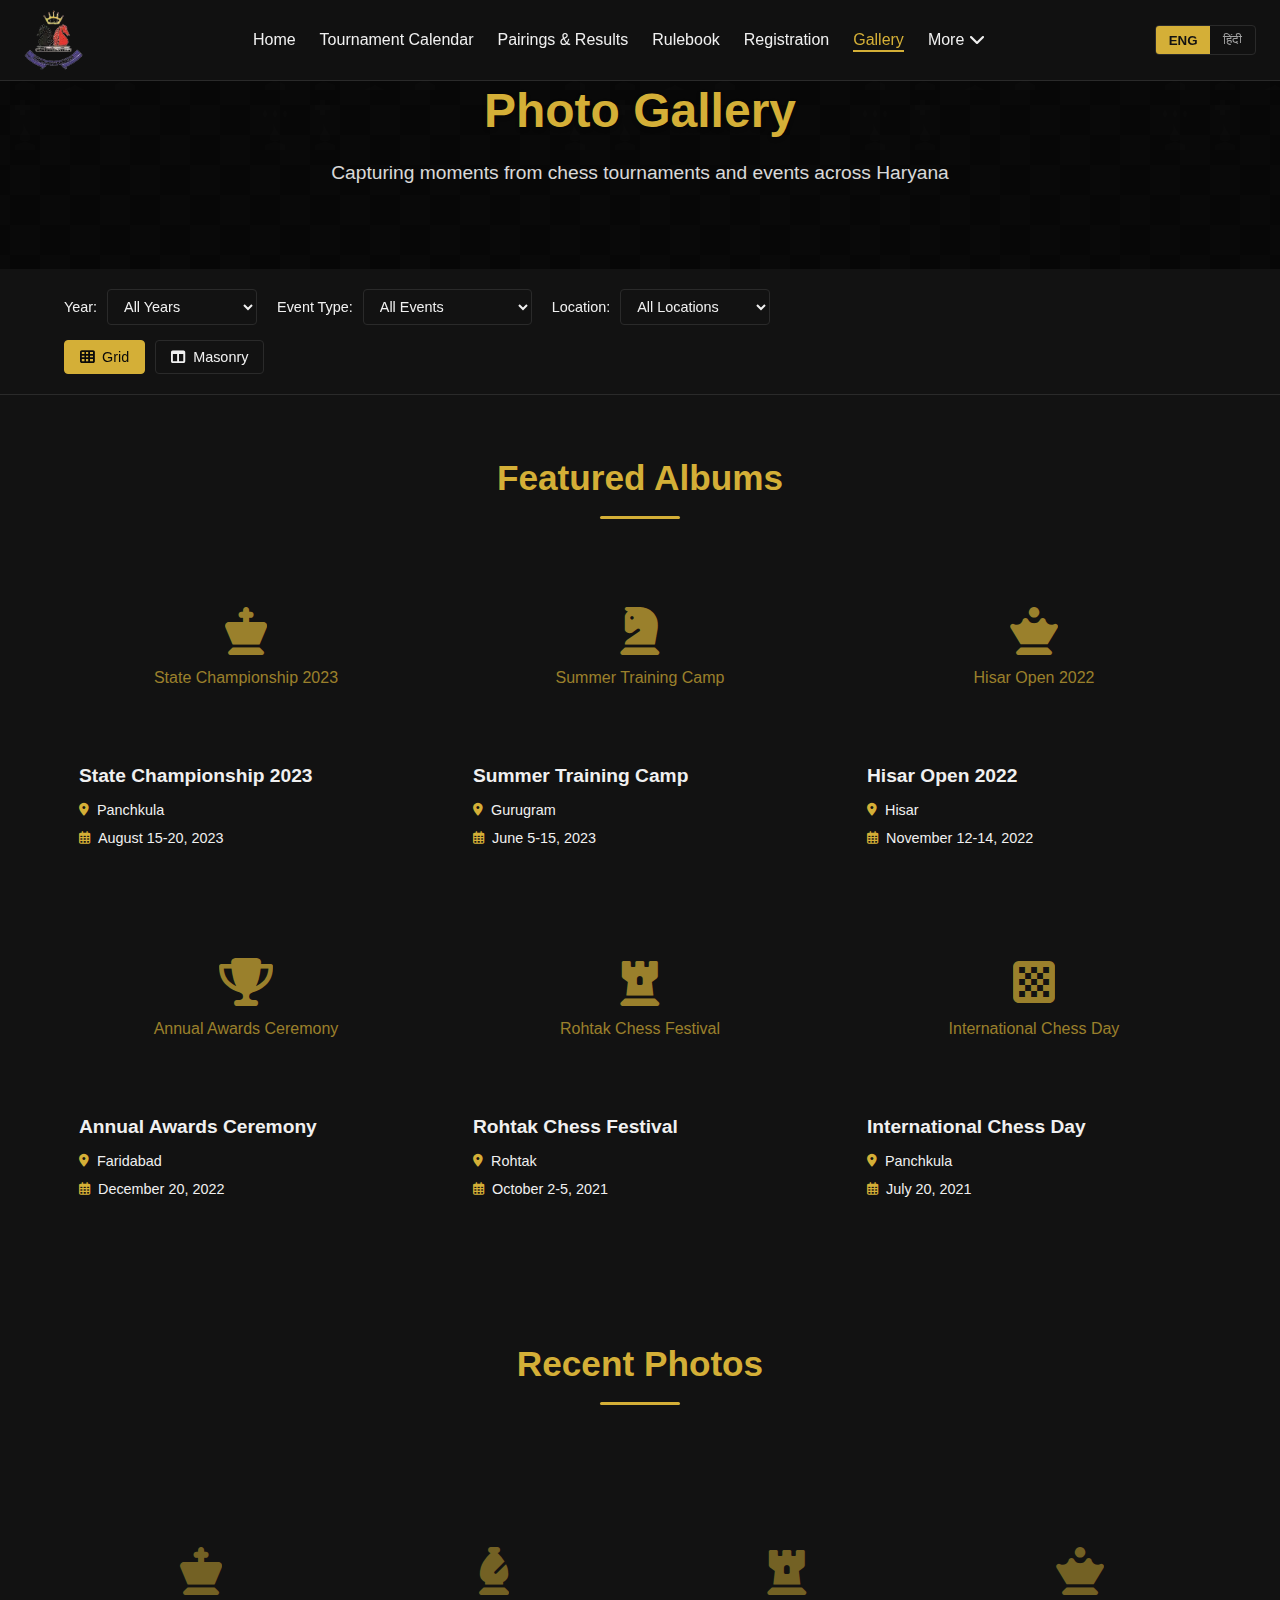
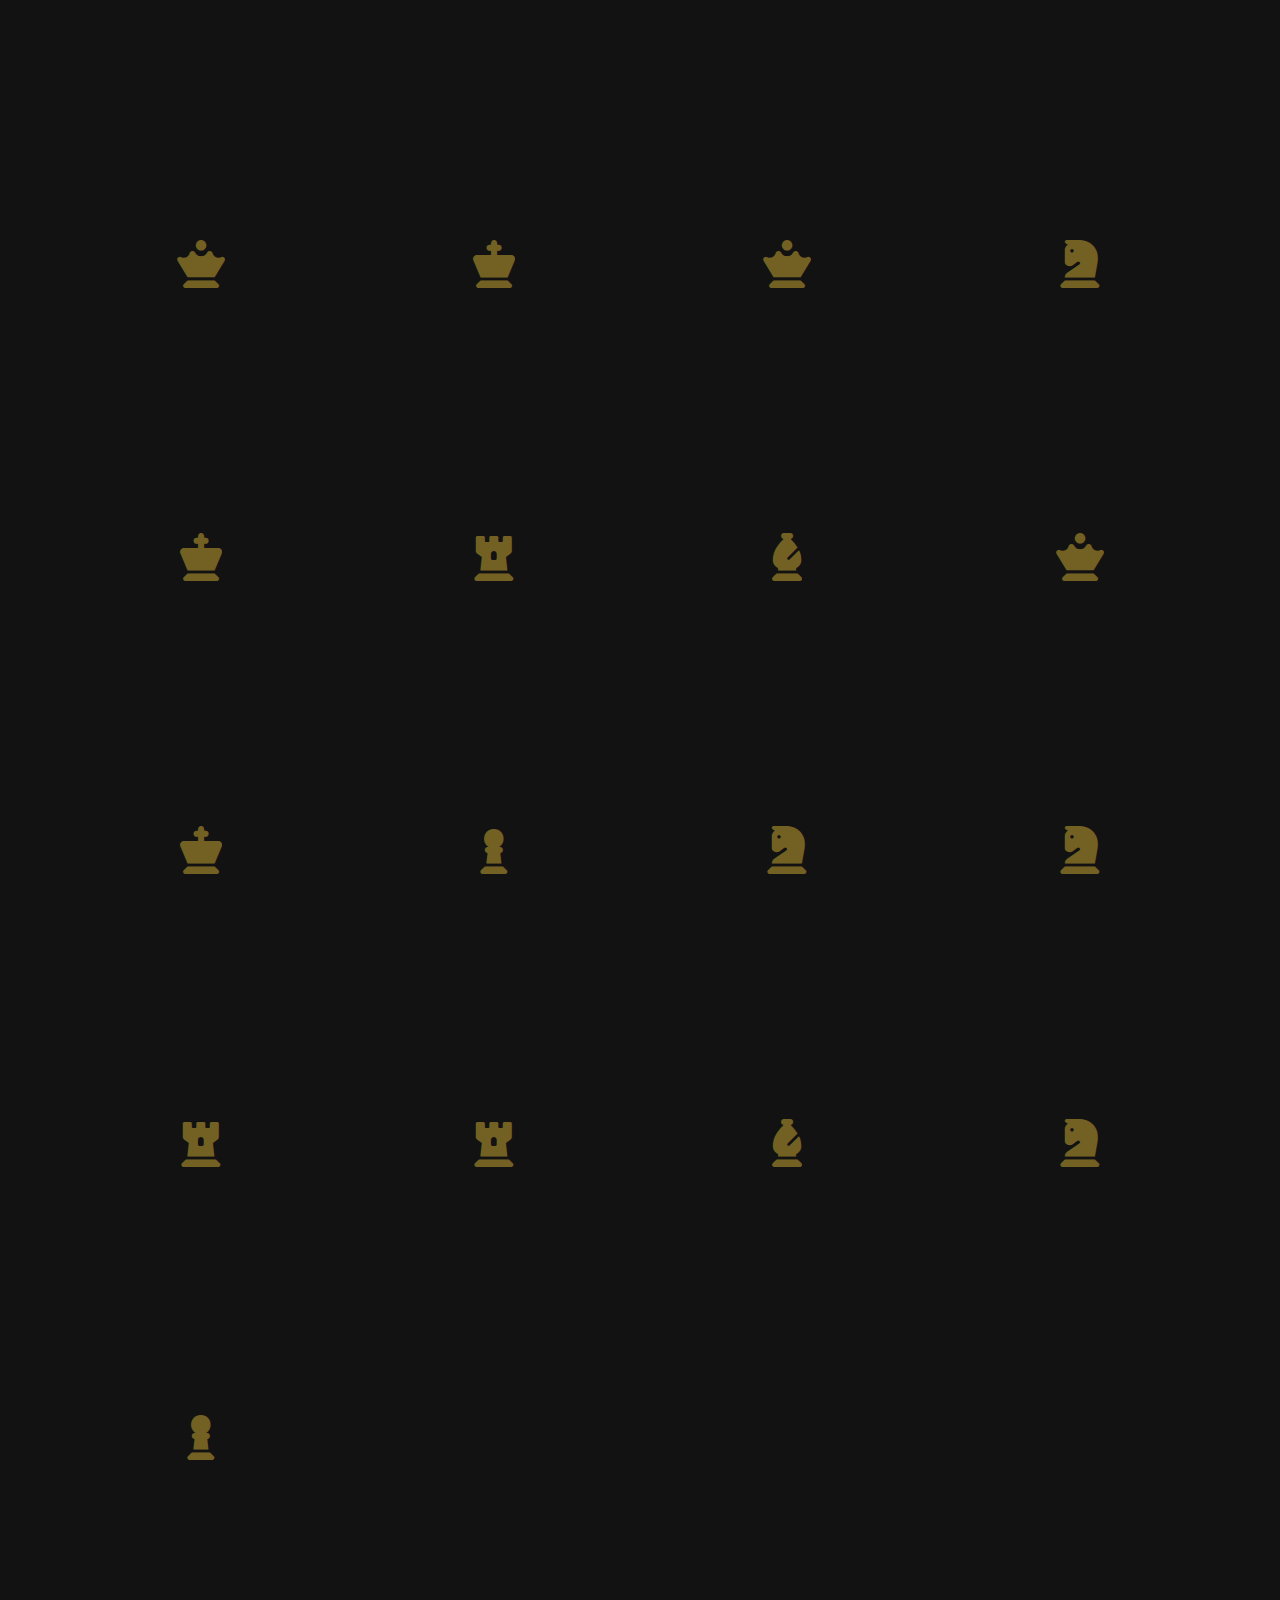
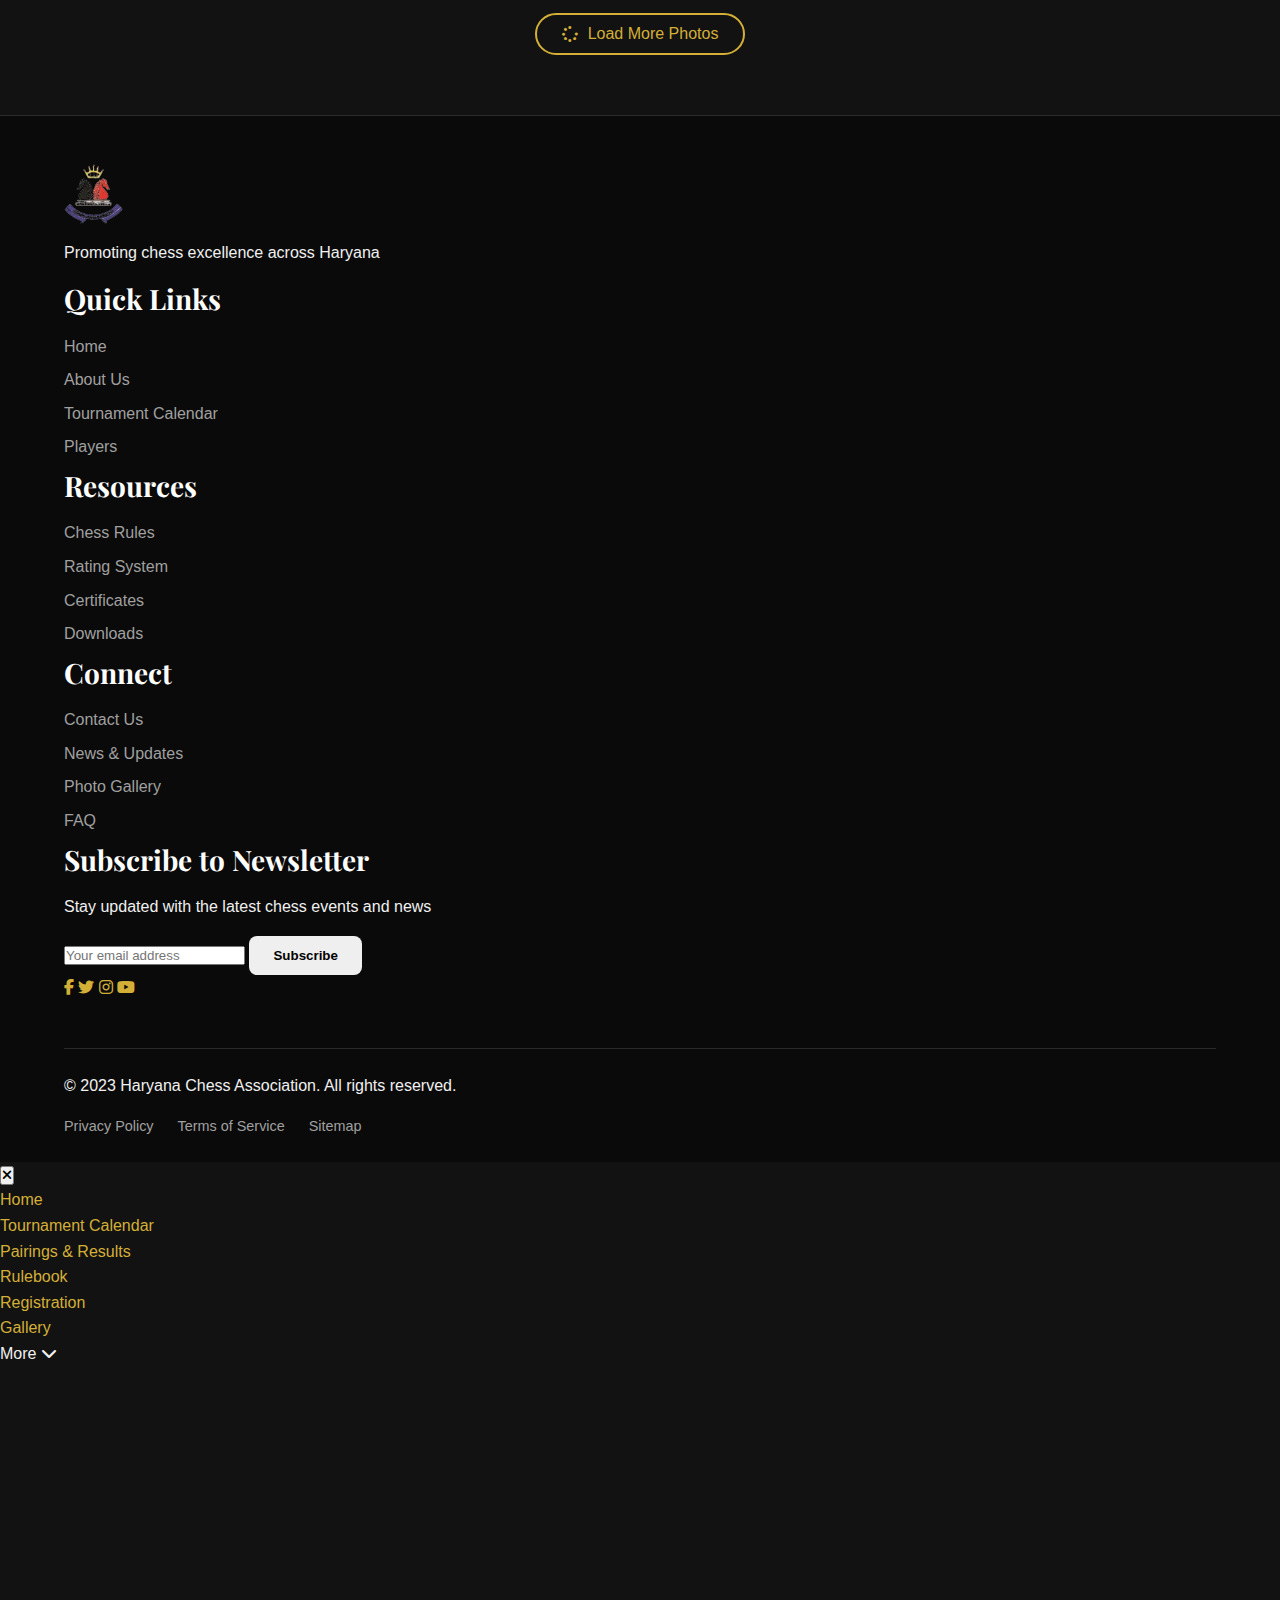
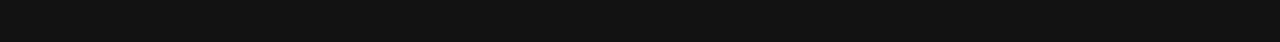
<file: gallery.html>
<!DOCTYPE html>
<html lang="en">
<head>
    <meta charset="UTF-8">
    <meta name="viewport" content="width=device-width, initial-scale=1.0">
    <title>Photo Gallery - Haryana Chess Association</title>
    <meta name="description" content="Browse photos from chess tournaments, events, and activities organized by the Haryana Chess Association.">
    <link rel="icon" href="favicon.ico" type="image/x-icon">
    <link rel="stylesheet" href="css/style.css">
    <link rel="stylesheet" href="css/gallery.css">
    <link href="https://fonts.googleapis.com/css2?family=Playfair+Display:wght@400;700&family=Roboto:wght@300;400;500;700&display=swap" rel="stylesheet">
    <link rel="stylesheet" href="https://cdnjs.cloudflare.com/ajax/libs/font-awesome/6.4.0/css/all.min.css">
</head>
<body>
    <!-- Header Section -->
    <header>
        <div class="header-container">
            <div class="logo">
                <a href="index.html">
                    <img src="logo.png" alt="Haryana Chess Association Logo">
                </a>
            </div>
            <nav>
                <ul class="nav-links">
                    <li><a href="index.html">Home</a></li>
                    <li><a href="calendar.html">Tournament Calendar</a></li>
                    <li><a href="pairings-results.html">Pairings & Results</a></li>
                    <li><a href="rulebook.html">Rulebook</a></li>
                    <li><a href="registration.html">Registration</a></li>
                    <li><a href="gallery.html" class="active">Gallery</a></li>
                    <li class="dropdown">
                        <a href="#">More <i class="fas fa-chevron-down"></i></a>
                        <ul class="dropdown-menu">
                            <li><a href="mission.html">Mission</a></li>
                            <li><a href="education.html">HCA in Education</a></li>
                            <li><a href="about.html">About Us</a></li>
                            <li><a href="ratings.html">Ratings & Players</a></li>
                            <li><a href="affiliated.html">Affiliated Units</a></li>
                            <li><a href="rankings-news.html">Rankings & News</a></li>
                        </ul>
                    </li>
                </ul>
            </nav>
            <div class="nav-right">
                <div class="language-toggle">
                    <button class="lang-btn active">ENG</button>
                    <button class="lang-btn">हिंदी</button>
                </div>
                <div class="mobile-menu-btn">
                    <i class="fas fa-bars"></i>
                </div>
            </div>
        </div>
    </header>

    <!-- Page Banner -->
    <section class="page-banner">
        <div class="container">
            <h1>Photo Gallery</h1>
            <p>Capturing moments from chess tournaments and events across Haryana</p>
        </div>
    </section>

    <!-- Gallery Filters -->
    <section class="gallery-filters">
        <div class="container">
            <div class="filter-container">
                <div class="filter-group">
                    <label for="year-filter">Year:</label>
                    <select id="year-filter" class="filter-select">
                        <option value="all">All Years</option>
                        <option value="2023">2023</option>
                        <option value="2022">2022</option>
                        <option value="2021">2021</option>
                        <option value="2020">2020</option>
                    </select>
                </div>
                <div class="filter-group">
                    <label for="event-filter">Event Type:</label>
                    <select id="event-filter" class="filter-select">
                        <option value="all">All Events</option>
                        <option value="tournament">Tournaments</option>
                        <option value="training">Training Camps</option>
                        <option value="ceremony">Award Ceremonies</option>
                        <option value="other">Other Events</option>
                    </select>
                </div>
                <div class="filter-group">
                    <label for="location-filter">Location:</label>
                    <select id="location-filter" class="filter-select">
                        <option value="all">All Locations</option>
                        <option value="panchkula">Panchkula</option>
                        <option value="gurugram">Gurugram</option>
                        <option value="faridabad">Faridabad</option>
                        <option value="hisar">Hisar</option>
                        <option value="rohtak">Rohtak</option>
                    </select>
                </div>
            </div>
            <div class="view-options">
                <button class="view-btn active" data-view="grid">
                    <i class="fas fa-th"></i> Grid
                </button>
                <button class="view-btn" data-view="masonry">
                    <i class="fas fa-columns"></i> Masonry
                </button>
            </div>
        </div>
    </section>

    <!-- Gallery Albums -->
    <section class="gallery-albums">
        <div class="container">
            <h2>Featured Albums</h2>
            <div class="albums-grid">
                <div class="album-card" data-year="2023" data-event="tournament" data-location="panchkula">
                    <div class="album-thumbnail">
                        <div class="album-placeholder">
                            <i class="fas fa-chess-king"></i>
                            <span>State Championship 2023</span>
                        </div>
                        <div class="album-overlay">
                            <span class="album-count"><i class="fas fa-image"></i> 24 Photos</span>
                        </div>
                    </div>
                    <div class="album-info">
                        <h3>State Championship 2023</h3>
                        <p><i class="fas fa-map-marker-alt"></i> Panchkula</p>
                        <p><i class="far fa-calendar-alt"></i> August 15-20, 2023</p>
                    </div>
                </div>
                
                <div class="album-card" data-year="2023" data-event="training" data-location="gurugram">
                    <div class="album-thumbnail">
                        <div class="album-placeholder">
                            <i class="fas fa-chess-knight"></i>
                            <span>Summer Training Camp</span>
                        </div>
                        <div class="album-overlay">
                            <span class="album-count"><i class="fas fa-image"></i> 18 Photos</span>
                        </div>
                    </div>
                    <div class="album-info">
                        <h3>Summer Training Camp</h3>
                        <p><i class="fas fa-map-marker-alt"></i> Gurugram</p>
                        <p><i class="far fa-calendar-alt"></i> June 5-15, 2023</p>
                    </div>
                </div>
                
                <div class="album-card" data-year="2022" data-event="tournament" data-location="hisar">
                    <div class="album-thumbnail">
                        <div class="album-placeholder">
                            <i class="fas fa-chess-queen"></i>
                            <span>Hisar Open 2022</span>
                        </div>
                        <div class="album-overlay">
                            <span class="album-count"><i class="fas fa-image"></i> 32 Photos</span>
                        </div>
                    </div>
                    <div class="album-info">
                        <h3>Hisar Open 2022</h3>
                        <p><i class="fas fa-map-marker-alt"></i> Hisar</p>
                        <p><i class="far fa-calendar-alt"></i> November 12-14, 2022</p>
                    </div>
                </div>
                
                <div class="album-card" data-year="2022" data-event="ceremony" data-location="faridabad">
                    <div class="album-thumbnail">
                        <div class="album-placeholder">
                            <i class="fas fa-trophy"></i>
                            <span>Annual Awards Ceremony</span>
                        </div>
                        <div class="album-overlay">
                            <span class="album-count"><i class="fas fa-image"></i> 15 Photos</span>
                        </div>
                    </div>
                    <div class="album-info">
                        <h3>Annual Awards Ceremony</h3>
                        <p><i class="fas fa-map-marker-alt"></i> Faridabad</p>
                        <p><i class="far fa-calendar-alt"></i> December 20, 2022</p>
                    </div>
                </div>
                
                <div class="album-card" data-year="2021" data-event="tournament" data-location="rohtak">
                    <div class="album-thumbnail">
                        <div class="album-placeholder">
                            <i class="fas fa-chess-rook"></i>
                            <span>Rohtak Chess Festival</span>
                        </div>
                        <div class="album-overlay">
                            <span class="album-count"><i class="fas fa-image"></i> 28 Photos</span>
                        </div>
                    </div>
                    <div class="album-info">
                        <h3>Rohtak Chess Festival</h3>
                        <p><i class="fas fa-map-marker-alt"></i> Rohtak</p>
                        <p><i class="far fa-calendar-alt"></i> October 2-5, 2021</p>
                    </div>
                </div>
                
                <div class="album-card" data-year="2021" data-event="other" data-location="panchkula">
                    <div class="album-thumbnail">
                        <div class="album-placeholder">
                            <i class="fas fa-chess-board"></i>
                            <span>International Chess Day</span>
                        </div>
                        <div class="album-overlay">
                            <span class="album-count"><i class="fas fa-image"></i> 20 Photos</span>
                        </div>
                    </div>
                    <div class="album-info">
                        <h3>International Chess Day</h3>
                        <p><i class="fas fa-map-marker-alt"></i> Panchkula</p>
                        <p><i class="far fa-calendar-alt"></i> July 20, 2021</p>
                    </div>
                </div>
            </div>
        </div>
    </section>

    <!-- Gallery Grid -->
    <section class="gallery-grid" id="gallery-container">
        <div class="container">
            <h2>Recent Photos</h2>
            <div class="photos-grid" id="photos-container">
                <!-- Photos will be dynamically generated by JavaScript -->
                <!-- Placeholder for demonstration -->
                <div class="photo-item" data-year="2023" data-event="tournament" data-location="panchkula">
                    <div class="photo-placeholder">
                        <i class="fas fa-chess-king"></i>
                    </div>
                    <div class="photo-overlay">
                        <div class="photo-actions">
                            <button class="photo-action" aria-label="View full size">
                                <i class="fas fa-expand"></i>
                            </button>
                            <button class="photo-action" aria-label="Download photo">
                                <i class="fas fa-download"></i>
                            </button>
                        </div>
                        <div class="photo-info">
                            <h4>State Championship Final Round</h4>
                            <p>August 20, 2023</p>
                        </div>
                    </div>
                </div>
                
                <!-- More photo placeholders will be added by JavaScript -->
            </div>
            
            <div class="gallery-pagination">
                <button class="load-more-btn">
                    <i class="fas fa-spinner"></i> Load More Photos
                </button>
            </div>
        </div>
    </section>

    <!-- Lightbox -->
    <div class="lightbox" id="gallery-lightbox">
        <div class="lightbox-content">
            <button class="lightbox-close" aria-label="Close lightbox">
                <i class="fas fa-times"></i>
            </button>
            <button class="lightbox-prev" aria-label="Previous image">
                <i class="fas fa-chevron-left"></i>
            </button>
            <div class="lightbox-image-container">
                <div class="lightbox-placeholder">
                    <i class="fas fa-chess-king"></i>
                </div>
                <div class="lightbox-caption">
                    <h3>Image Title</h3>
                    <p>Image description and details will appear here</p>
                </div>
            </div>
            <button class="lightbox-next" aria-label="Next image">
                <i class="fas fa-chevron-right"></i>
            </button>
        </div>
    </div>

    <!-- Footer -->
    <footer class="footer">
        <div class="container">
            <div class="footer-top">
                <div class="footer-logo">
                    <img src="logo.png" alt="Haryana Chess Association Logo">
                    <p>Promoting chess excellence across Haryana</p>
                </div>
                <div class="footer-links">
                    <div class="footer-links-column">
                        <h3>Quick Links</h3>
                        <ul>
                            <li><a href="index.html">Home</a></li>
                            <li><a href="about.html">About Us</a></li>
                            <li><a href="calendar.html">Tournament Calendar</a></li>
                            <li><a href="players.html">Players</a></li>
                        </ul>
                    </div>
                    <div class="footer-links-column">
                        <h3>Resources</h3>
                        <ul>
                            <li><a href="resources.html#rules">Chess Rules</a></li>
                            <li><a href="resources.html#ratings">Rating System</a></li>
                            <li><a href="resources.html#certificates">Certificates</a></li>
                            <li><a href="resources.html#downloads">Downloads</a></li>
                        </ul>
                    </div>
                    <div class="footer-links-column">
                        <h3>Connect</h3>
                        <ul>
                            <li><a href="contact.html">Contact Us</a></li>
                            <li><a href="news.html">News & Updates</a></li>
                            <li><a href="gallery.html">Photo Gallery</a></li>
                            <li><a href="#">FAQ</a></li>
                        </ul>
                    </div>
                </div>
                <div class="footer-newsletter">
                    <h3>Subscribe to Newsletter</h3>
                    <p>Stay updated with the latest chess events and news</p>
                    <form class="newsletter-form">
                        <input type="email" placeholder="Your email address" required>
                        <button type="submit" class="btn btn-primary">Subscribe</button>
                    </form>
                    <div class="social-links">
                        <a href="#" aria-label="Facebook"><i class="fab fa-facebook-f"></i></a>
                        <a href="#" aria-label="Twitter"><i class="fab fa-twitter"></i></a>
                        <a href="#" aria-label="Instagram"><i class="fab fa-instagram"></i></a>
                        <a href="#" aria-label="YouTube"><i class="fab fa-youtube"></i></a>
                    </div>
                </div>
            </div>
            <div class="footer-bottom">
                <p>&copy; 2023 Haryana Chess Association. All rights reserved.</p>
                <div class="footer-bottom-links">
                    <a href="#">Privacy Policy</a>
                    <a href="#">Terms of Service</a>
                    <a href="#">Sitemap</a>
                </div>
            </div>
        </div>
    </footer>

    <script src="js/main.js"></script>
    <script src="js/gallery.js"></script>
</body>
</html>
</file>
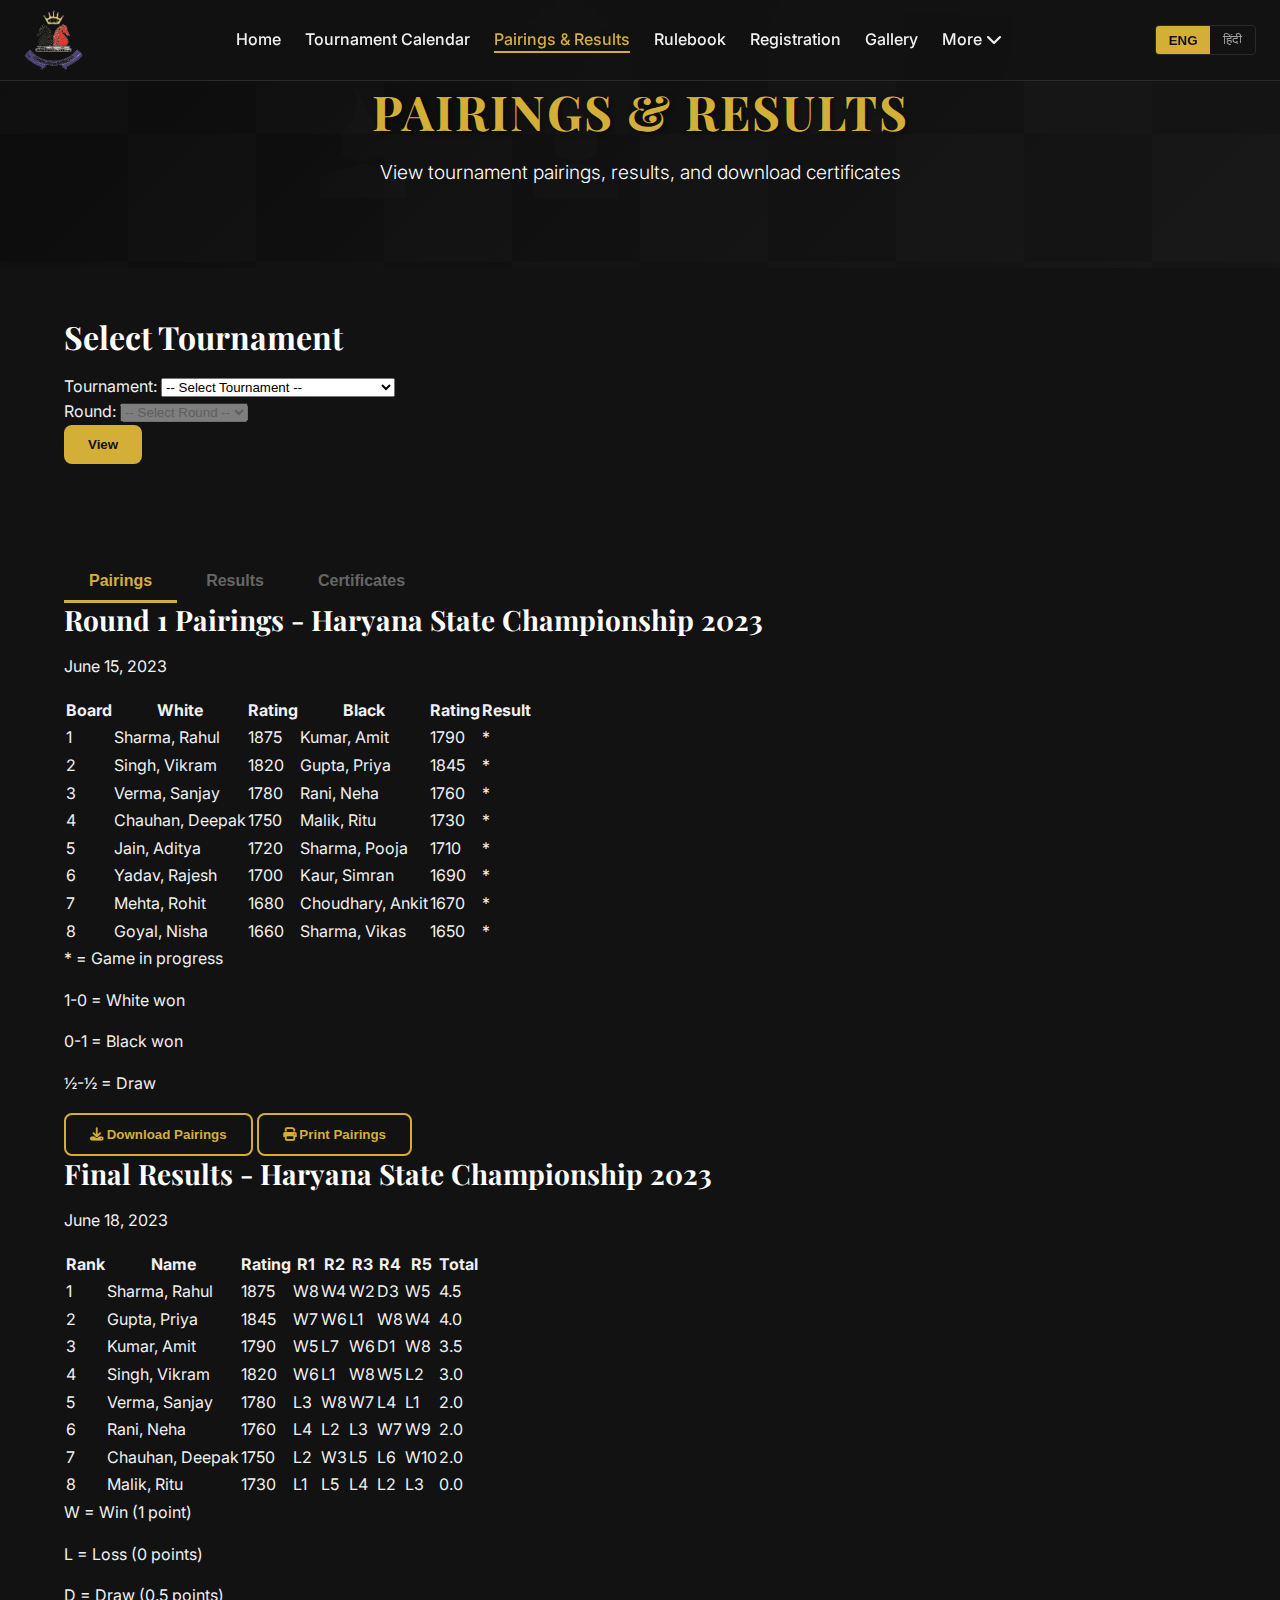
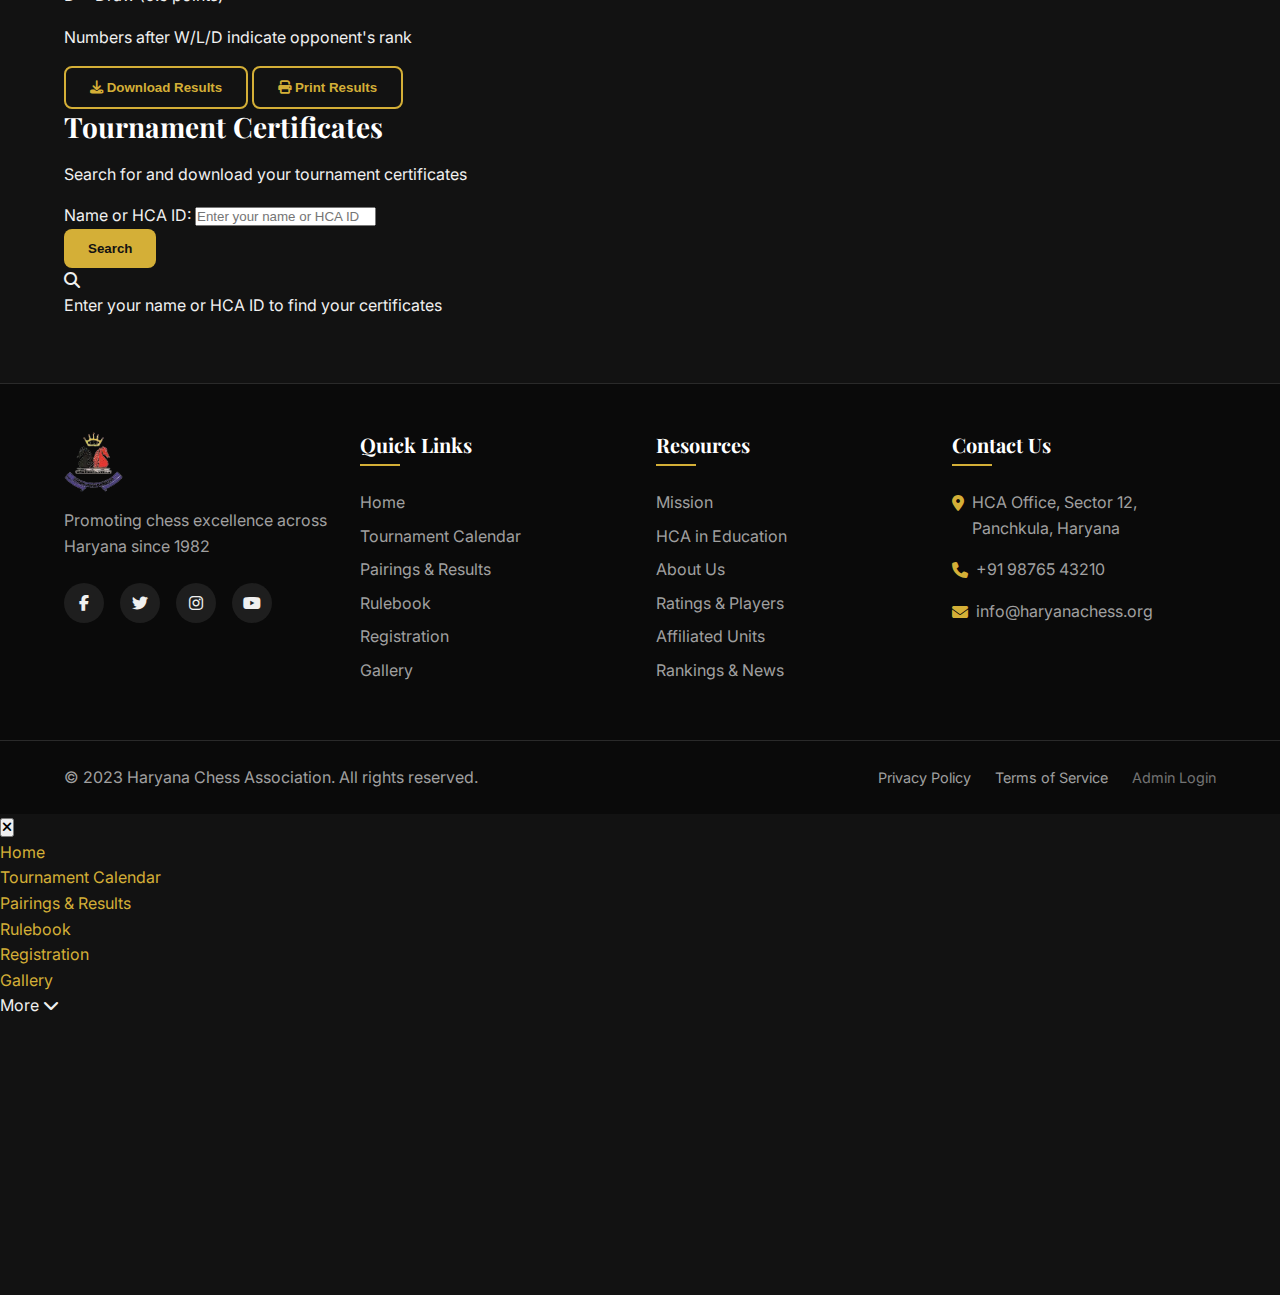
<file: pairings-results.html>
<!DOCTYPE html>
<html lang="en">
<head>
    <meta charset="UTF-8">
    <meta name="viewport" content="width=device-width, initial-scale=1.0">
    <title>Pairings & Results - Haryana Chess Association</title>
    <link rel="stylesheet" href="css/style.css">
    <link rel="stylesheet" href="css/tournaments.css">
    <link rel="preconnect" href="https://fonts.googleapis.com">
    <link rel="preconnect" href="https://fonts.gstatic.com" crossorigin>
    <link href="https://fonts.googleapis.com/css2?family=Inter:wght@300;400;500;600;700&family=Playfair+Display:wght@400;500;600;700&display=swap" rel="stylesheet">
    <link rel="stylesheet" href="https://cdnjs.cloudflare.com/ajax/libs/font-awesome/6.4.0/css/all.min.css">
    <link rel="icon" type="image/png" href="favicon.ico">
</head>
<body>
    <!-- Header Section -->
    <header>
        <div class="header-container">
            <div class="logo">
                <a href="index.html">
                    <img src="logo.png" alt="Haryana Chess Association Logo">
                </a>
            </div>
            <nav>
                <ul class="nav-links">
                    <li><a href="index.html">Home</a></li>
                    <li><a href="calendar.html">Tournament Calendar</a></li>
                    <li><a href="pairings-results.html" class="active">Pairings & Results</a></li>
                    <li><a href="rulebook.html">Rulebook</a></li>
                    <li><a href="registration.html">Registration</a></li>
                    <li><a href="gallery.html">Gallery</a></li>
                    <li class="dropdown">
                        <a href="#">More <i class="fas fa-chevron-down"></i></a>
                        <ul class="dropdown-menu">
                            <li><a href="mission.html">Mission</a></li>
                            <li><a href="education.html">HCA in Education</a></li>
                            <li><a href="about.html">About Us</a></li>
                            <li><a href="ratings.html">Ratings & Players</a></li>
                            <li><a href="affiliated.html">Affiliated Units</a></li>
                            <li><a href="rankings-news.html">Rankings & News</a></li>
                        </ul>
                    </li>
                </ul>
            </nav>
            <div class="nav-right">
                <div class="language-toggle">
                    <button class="lang-btn active">ENG</button>
                    <button class="lang-btn">हिंदी</button>
                </div>
                <div class="mobile-menu-btn">
                    <i class="fas fa-bars"></i>
                </div>
            </div>
        </div>
    </header>

    <!-- Page Banner -->
    <section class="page-banner">
        <div class="container">
            <div class="banner-content">
                <h1>Pairings & Results</h1>
                <p>View tournament pairings, results, and download certificates</p>
            </div>
        </div>
    </section>

    <!-- Tournament Selector -->
    <section class="tournament-selector">
        <div class="container">
            <div class="selector-wrapper">
                <h2>Select Tournament</h2>
                <div class="selector-form">
                    <div class="form-group">
                        <label for="tournament-select">Tournament:</label>
                        <select id="tournament-select" class="form-control">
                            <option value="">-- Select Tournament --</option>
                            <option value="haryana-state-championship-2023">Haryana State Championship 2023</option>
                            <option value="panipat-district-championship-2023">Panipat District Championship 2023</option>
                            <option value="ambala-open-2023">Ambala Open 2023</option>
                            <option value="karnal-junior-tournament-2023">Karnal Junior Tournament 2023</option>
                            <option value="gurugram-rapid-chess-2023">Gurugram Rapid Chess 2023</option>
                        </select>
                    </div>
                    <div class="form-group">
                        <label for="round-select">Round:</label>
                        <select id="round-select" class="form-control" disabled>
                            <option value="">-- Select Round --</option>
                        </select>
                    </div>
                    <button id="view-btn" class="btn primary-btn" disabled>View</button>
                </div>
            </div>
        </div>
    </section>

    <!-- Tabs Section -->
    <section class="tabs-section">
        <div class="container">
            <div class="tabs-container">
                <div class="tabs-header">
                    <button class="tab-btn active" data-tab="pairings">Pairings</button>
                    <button class="tab-btn" data-tab="results">Results</button>
                    <button class="tab-btn" data-tab="certificates">Certificates</button>
                </div>
                <div class="tabs-content">
                    <!-- Pairings Tab -->
                    <div class="tab-pane active" id="pairings-tab">
                        <div class="pairings-container">
                            <div class="pairings-header">
                                <h3>Round 1 Pairings - Haryana State Championship 2023</h3>
                                <p class="pairings-date">June 15, 2023</p>
                            </div>
                            <div class="pairings-table-wrapper">
                                <table class="pairings-table">
                                    <thead>
                                        <tr>
                                            <th>Board</th>
                                            <th>White</th>
                                            <th>Rating</th>
                                            <th>Black</th>
                                            <th>Rating</th>
                                            <th>Result</th>
                                        </tr>
                                    </thead>
                                    <tbody>
                                        <tr>
                                            <td>1</td>
                                            <td>Sharma, Rahul</td>
                                            <td>1875</td>
                                            <td>Kumar, Amit</td>
                                            <td>1790</td>
                                            <td>*</td>
                                        </tr>
                                        <tr>
                                            <td>2</td>
                                            <td>Singh, Vikram</td>
                                            <td>1820</td>
                                            <td>Gupta, Priya</td>
                                            <td>1845</td>
                                            <td>*</td>
                                        </tr>
                                        <tr>
                                            <td>3</td>
                                            <td>Verma, Sanjay</td>
                                            <td>1780</td>
                                            <td>Rani, Neha</td>
                                            <td>1760</td>
                                            <td>*</td>
                                        </tr>
                                        <tr>
                                            <td>4</td>
                                            <td>Chauhan, Deepak</td>
                                            <td>1750</td>
                                            <td>Malik, Ritu</td>
                                            <td>1730</td>
                                            <td>*</td>
                                        </tr>
                                        <tr>
                                            <td>5</td>
                                            <td>Jain, Aditya</td>
                                            <td>1720</td>
                                            <td>Sharma, Pooja</td>
                                            <td>1710</td>
                                            <td>*</td>
                                        </tr>
                                        <tr>
                                            <td>6</td>
                                            <td>Yadav, Rajesh</td>
                                            <td>1700</td>
                                            <td>Kaur, Simran</td>
                                            <td>1690</td>
                                            <td>*</td>
                                        </tr>
                                        <tr>
                                            <td>7</td>
                                            <td>Mehta, Rohit</td>
                                            <td>1680</td>
                                            <td>Choudhary, Ankit</td>
                                            <td>1670</td>
                                            <td>*</td>
                                        </tr>
                                        <tr>
                                            <td>8</td>
                                            <td>Goyal, Nisha</td>
                                            <td>1660</td>
                                            <td>Sharma, Vikas</td>
                                            <td>1650</td>
                                            <td>*</td>
                                        </tr>
                                    </tbody>
                                </table>
                            </div>
                            <div class="pairings-legend">
                                <p>* = Game in progress</p>
                                <p>1-0 = White won</p>
                                <p>0-1 = Black won</p>
                                <p>½-½ = Draw</p>
                            </div>
                            <div class="pairings-actions">
                                <button class="btn secondary-btn"><i class="fas fa-download"></i> Download Pairings</button>
                                <button class="btn secondary-btn"><i class="fas fa-print"></i> Print Pairings</button>
                            </div>
                        </div>
                    </div>
                    
                    <!-- Results Tab -->
                    <div class="tab-pane" id="results-tab">
                        <div class="results-container">
                            <div class="results-header">
                                <h3>Final Results - Haryana State Championship 2023</h3>
                                <p class="results-date">June 18, 2023</p>
                            </div>
                            <div class="results-table-wrapper">
                                <table class="results-table">
                                    <thead>
                                        <tr>
                                            <th>Rank</th>
                                            <th>Name</th>
                                            <th>Rating</th>
                                            <th>R1</th>
                                            <th>R2</th>
                                            <th>R3</th>
                                            <th>R4</th>
                                            <th>R5</th>
                                            <th>Total</th>
                                        </tr>
                                    </thead>
                                    <tbody>
                                        <tr class="gold">
                                            <td>1</td>
                                            <td>Sharma, Rahul</td>
                                            <td>1875</td>
                                            <td>W8</td>
                                            <td>W4</td>
                                            <td>W2</td>
                                            <td>D3</td>
                                            <td>W5</td>
                                            <td>4.5</td>
                                        </tr>
                                        <tr class="silver">
                                            <td>2</td>
                                            <td>Gupta, Priya</td>
                                            <td>1845</td>
                                            <td>W7</td>
                                            <td>W6</td>
                                            <td>L1</td>
                                            <td>W8</td>
                                            <td>W4</td>
                                            <td>4.0</td>
                                        </tr>
                                        <tr class="bronze">
                                            <td>3</td>
                                            <td>Kumar, Amit</td>
                                            <td>1790</td>
                                            <td>W5</td>
                                            <td>L7</td>
                                            <td>W6</td>
                                            <td>D1</td>
                                            <td>W8</td>
                                            <td>3.5</td>
                                        </tr>
                                        <tr>
                                            <td>4</td>
                                            <td>Singh, Vikram</td>
                                            <td>1820</td>
                                            <td>W6</td>
                                            <td>L1</td>
                                            <td>W8</td>
                                            <td>W5</td>
                                            <td>L2</td>
                                            <td>3.0</td>
                                        </tr>
                                        <tr>
                                            <td>5</td>
                                            <td>Verma, Sanjay</td>
                                            <td>1780</td>
                                            <td>L3</td>
                                            <td>W8</td>
                                            <td>W7</td>
                                            <td>L4</td>
                                            <td>L1</td>
                                            <td>2.0</td>
                                        </tr>
                                        <tr>
                                            <td>6</td>
                                            <td>Rani, Neha</td>
                                            <td>1760</td>
                                            <td>L4</td>
                                            <td>L2</td>
                                            <td>L3</td>
                                            <td>W7</td>
                                            <td>W9</td>
                                            <td>2.0</td>
                                        </tr>
                                        <tr>
                                            <td>7</td>
                                            <td>Chauhan, Deepak</td>
                                            <td>1750</td>
                                            <td>L2</td>
                                            <td>W3</td>
                                            <td>L5</td>
                                            <td>L6</td>
                                            <td>W10</td>
                                            <td>2.0</td>
                                        </tr>
                                        <tr>
                                            <td>8</td>
                                            <td>Malik, Ritu</td>
                                            <td>1730</td>
                                            <td>L1</td>
                                            <td>L5</td>
                                            <td>L4</td>
                                            <td>L2</td>
                                            <td>L3</td>
                                            <td>0.0</td>
                                        </tr>
                                    </tbody>
                                </table>
                            </div>
                            <div class="results-legend">
                                <p>W = Win (1 point)</p>
                                <p>L = Loss (0 points)</p>
                                <p>D = Draw (0.5 points)</p>
                                <p>Numbers after W/L/D indicate opponent's rank</p>
                            </div>
                            <div class="results-actions">
                                <button class="btn secondary-btn"><i class="fas fa-download"></i> Download Results</button>
                                <button class="btn secondary-btn"><i class="fas fa-print"></i> Print Results</button>
                            </div>
                        </div>
                    </div>
                    
                    <!-- Certificates Tab -->
                    <div class="tab-pane" id="certificates-tab">
                        <div class="certificates-container">
                            <div class="certificates-header">
                                <h3>Tournament Certificates</h3>
                                <p>Search for and download your tournament certificates</p>
                            </div>
                            <div class="certificate-search-box">
                                <div class="search-form">
                                    <div class="form-group">
                                        <label for="certificate-name">Name or HCA ID:</label>
                                        <input type="text" id="certificate-name" class="form-control" placeholder="Enter your name or HCA ID">
                                    </div>
                                    <button id="certificate-search-btn" class="btn primary-btn">Search</button>
                                </div>
                            </div>
                            <div class="certificate-results" id="certificate-results">
                                <div class="no-results-message">
                                    <i class="fas fa-search"></i>
                                    <p>Enter your name or HCA ID to find your certificates</p>
                                </div>
                                <!-- Certificate results will be displayed here -->
                            </div>
                        </div>
                    </div>
                </div>
            </div>
        </div>
    </section>

    <!-- Footer Section -->
    <footer>
        <div class="footer-top">
            <div class="container">
                <div class="footer-grid">
                    <div class="footer-column">
                        <div class="footer-logo">
                            <img src="logo.png" alt="Haryana Chess Association Logo">
                        </div>
                        <p class="footer-description">Promoting chess excellence across Haryana since 1982</p>
                        <div class="social-icons">
                            <a href="#" class="social-icon"><i class="fab fa-facebook-f"></i></a>
                            <a href="#" class="social-icon"><i class="fab fa-twitter"></i></a>
                            <a href="#" class="social-icon"><i class="fab fa-instagram"></i></a>
                            <a href="#" class="social-icon"><i class="fab fa-youtube"></i></a>
                        </div>
                    </div>
                    <div class="footer-column">
                        <h3 class="footer-heading">Quick Links</h3>
                        <ul class="footer-links">
                            <li><a href="index.html">Home</a></li>
                            <li><a href="calendar.html">Tournament Calendar</a></li>
                            <li><a href="pairings-results.html">Pairings & Results</a></li>
                            <li><a href="rulebook.html">Rulebook</a></li>
                            <li><a href="registration.html">Registration</a></li>
                            <li><a href="gallery.html">Gallery</a></li>
                        </ul>
                    </div>
                    <div class="footer-column">
                        <h3 class="footer-heading">Resources</h3>
                        <ul class="footer-links">
                            <li><a href="mission.html">Mission</a></li>
                            <li><a href="education.html">HCA in Education</a></li>
                            <li><a href="about.html">About Us</a></li>
                            <li><a href="ratings.html">Ratings & Players</a></li>
                            <li><a href="affiliated.html">Affiliated Units</a></li>
                            <li><a href="rankings-news.html">Rankings & News</a></li>
                        </ul>
                    </div>
                    <div class="footer-column">
                        <h3 class="footer-heading">Contact Us</h3>
                        <ul class="footer-contact">
                            <li><i class="fas fa-map-marker-alt"></i> HCA Office, Sector 12, Panchkula, Haryana</li>
                            <li><i class="fas fa-phone"></i> +91 98765 43210</li>
                            <li><i class="fas fa-envelope"></i> info@haryanachess.org</li>
                        </ul>
                    </div>
                </div>
            </div>
        </div>
        <div class="footer-bottom">
            <div class="container">
                <div class="footer-bottom-content">
                    <p class="copyright">© 2023 Haryana Chess Association. All rights reserved.</p>
                    <div class="footer-bottom-links">
                        <a href="#">Privacy Policy</a>
                        <a href="#">Terms of Service</a>
                        <a href="/admin-login" class="admin-link">Admin Login</a>
                    </div>
                </div>
            </div>
        </div>
    </footer>

    <script src="js/main.js"></script>
    <script src="js/tournaments.js"></script>
</body>
</html>
</file>
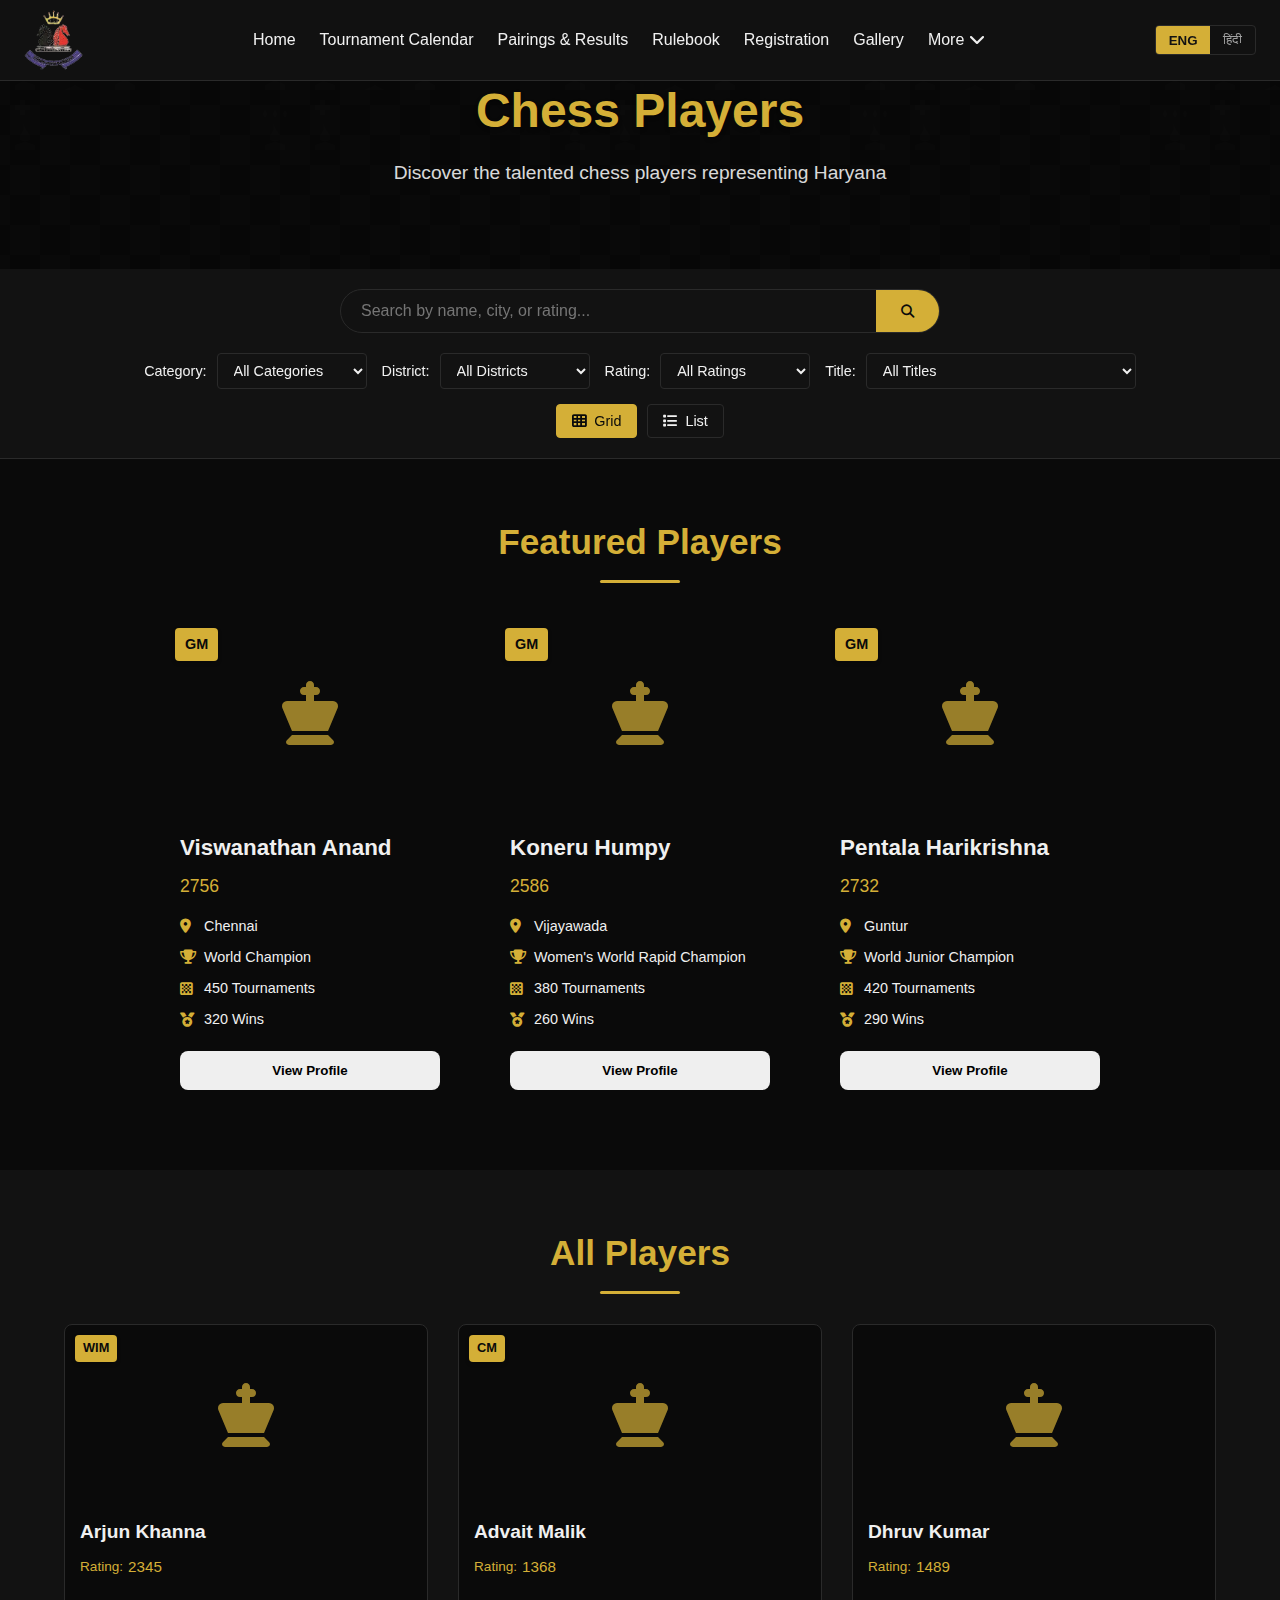
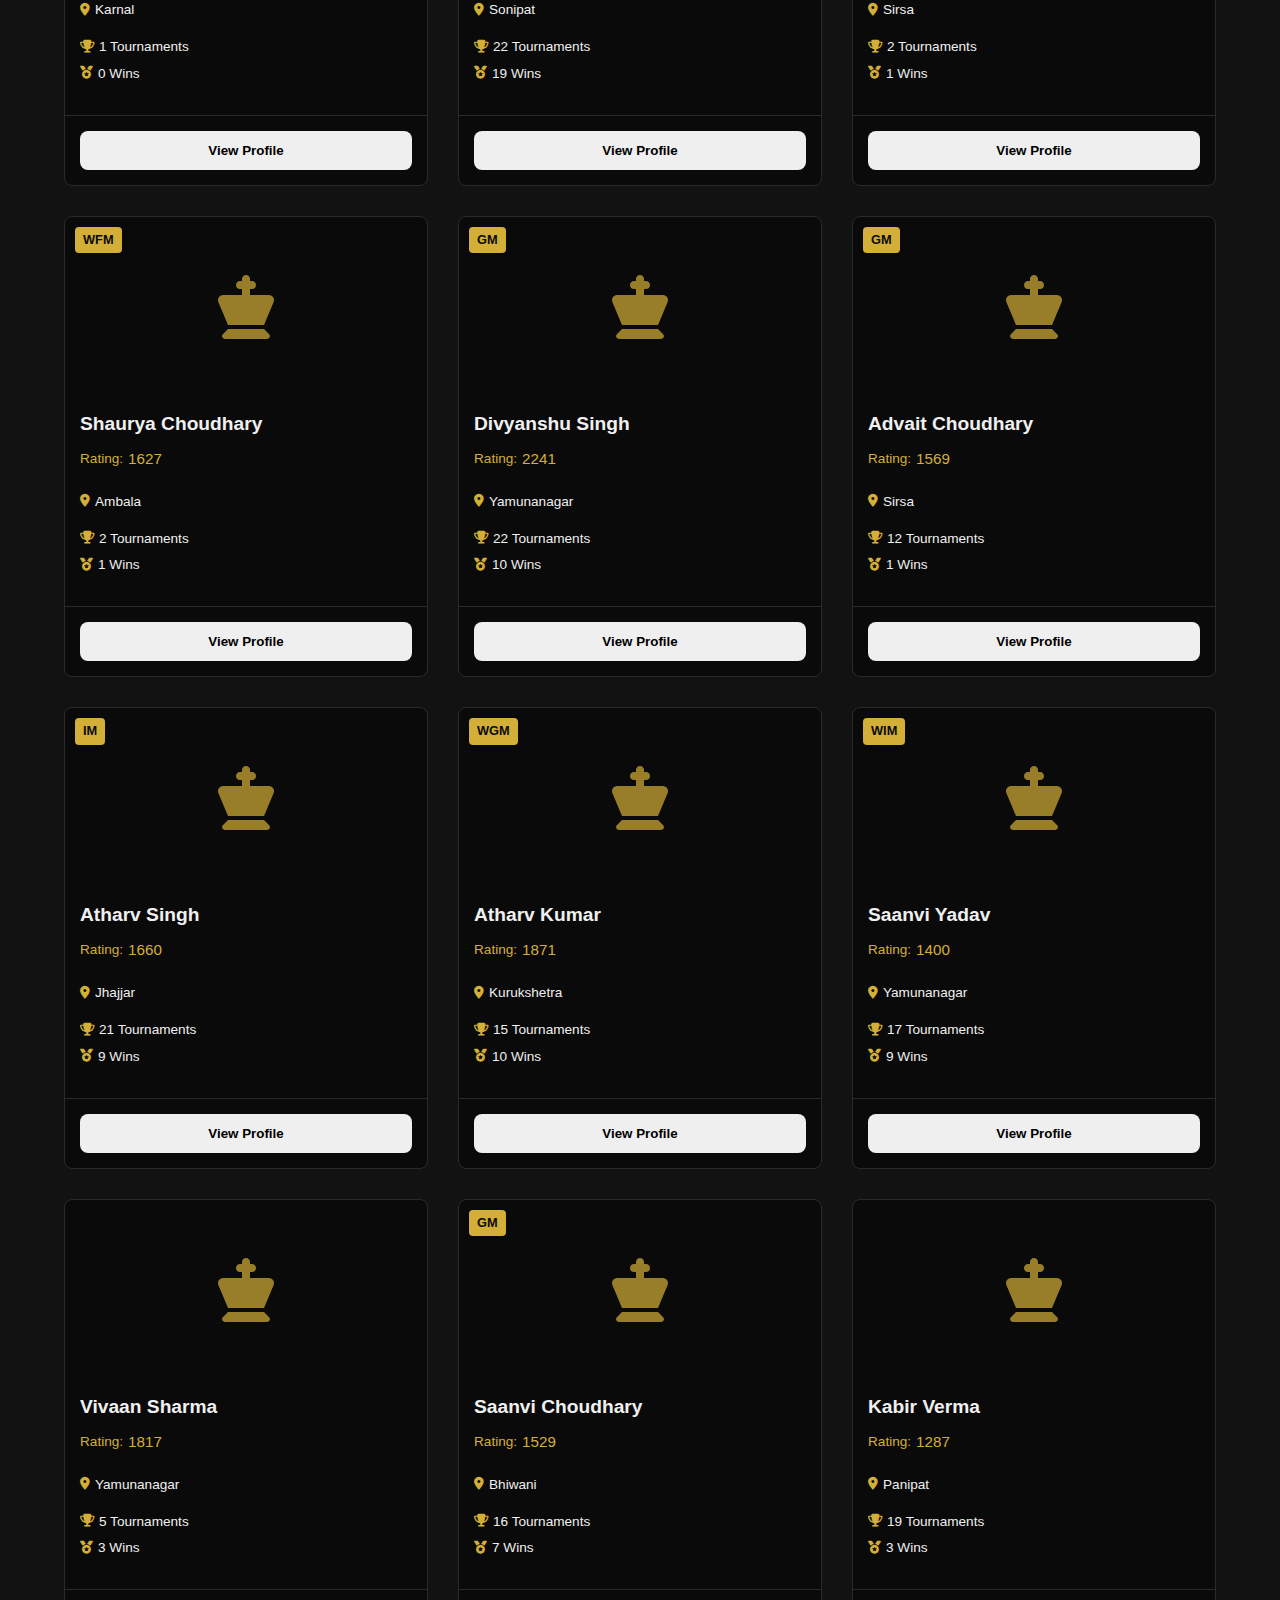
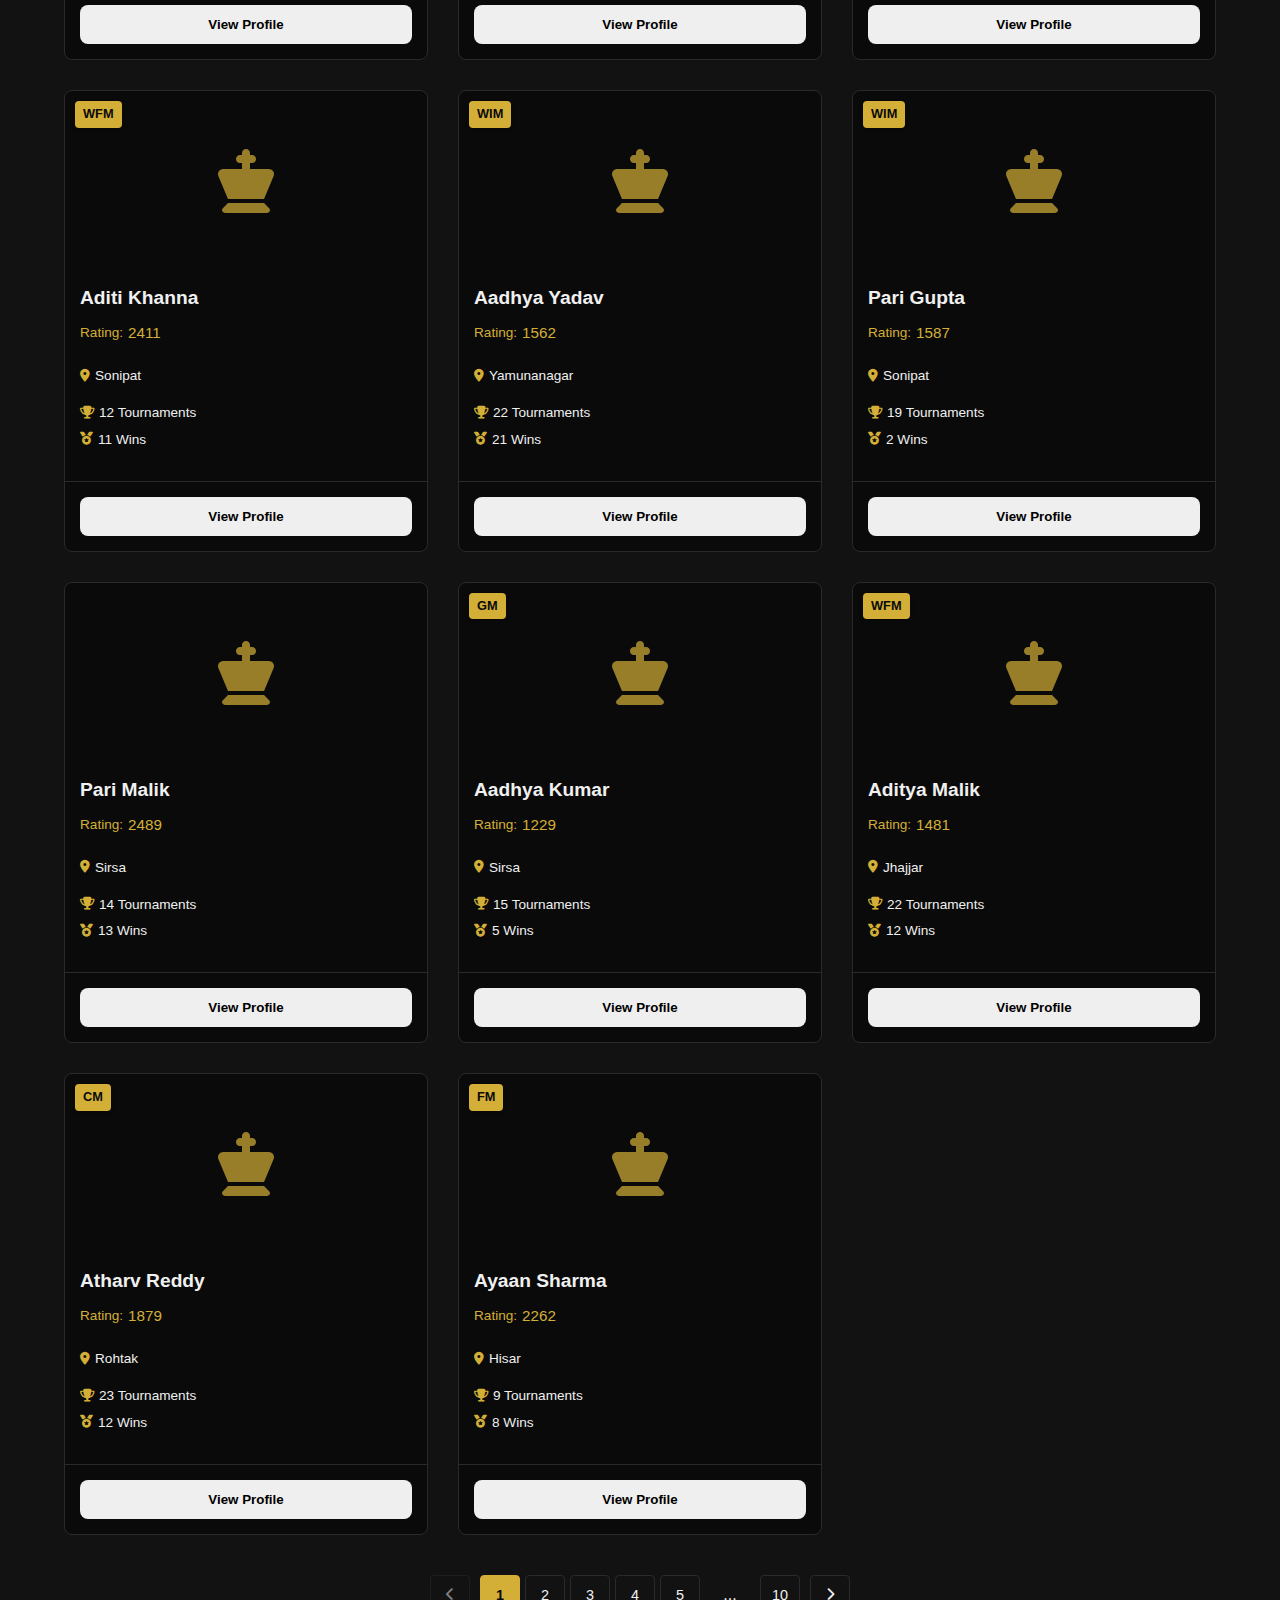
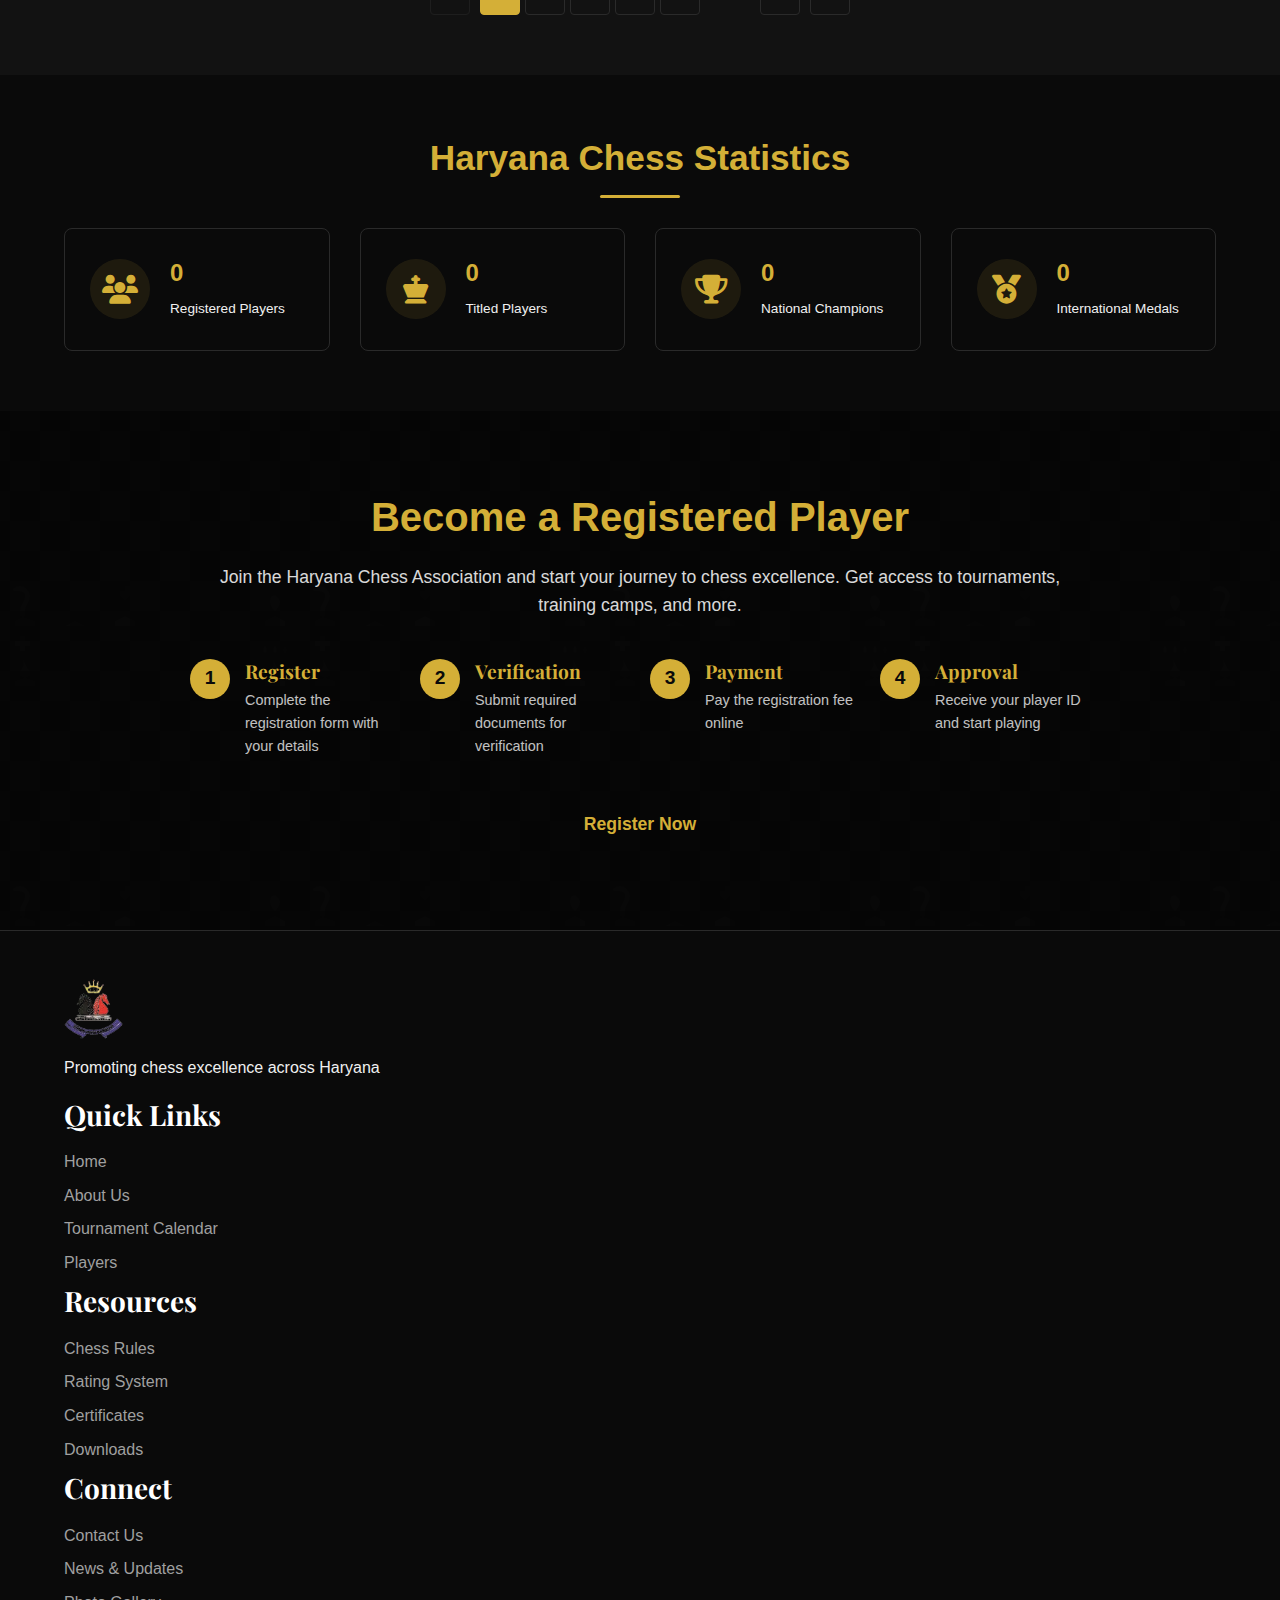
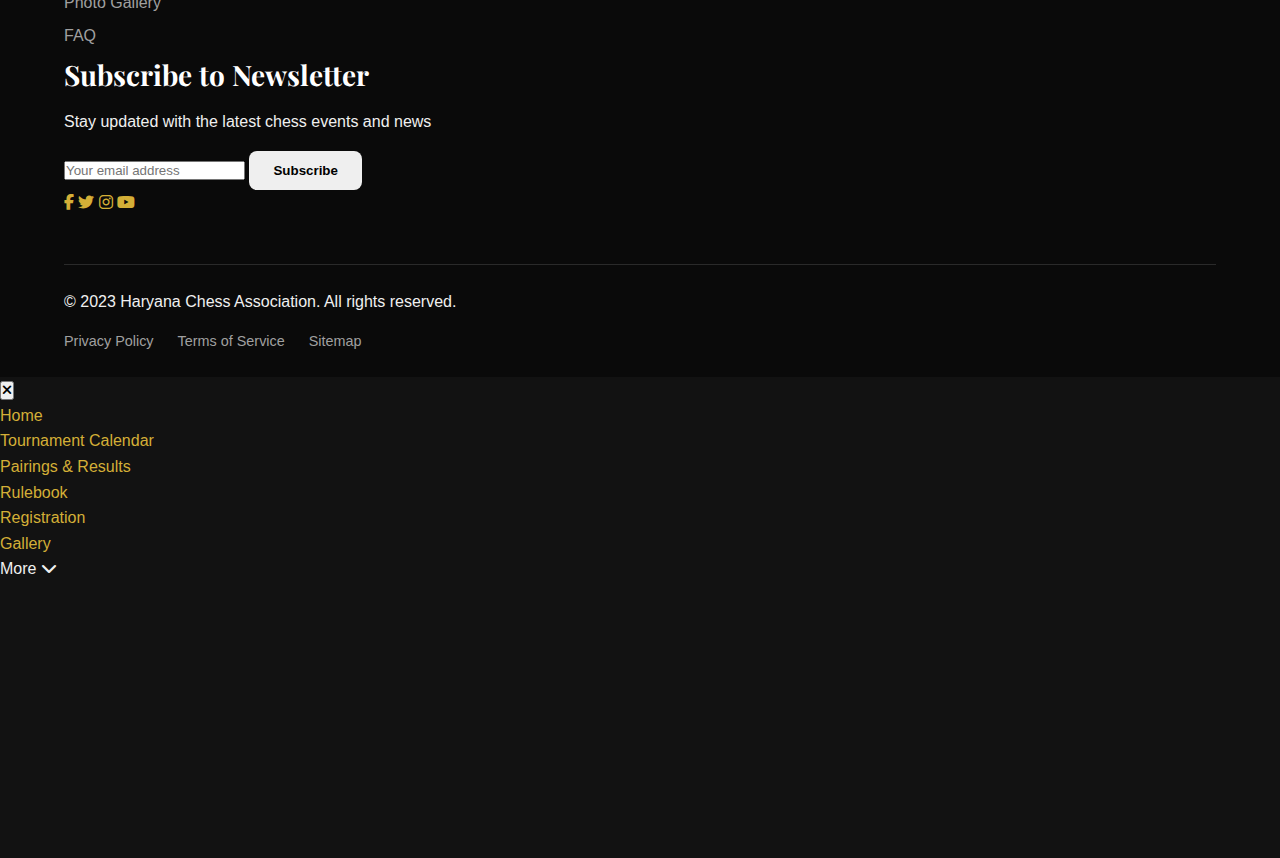
<file: players.html>
<!DOCTYPE html>
<html lang="en">
<head>
    <meta charset="UTF-8">
    <meta name="viewport" content="width=device-width, initial-scale=1.0">
    <title>Players - Haryana Chess Association</title>
    <meta name="description" content="Discover top chess players from Haryana, their profiles, ratings, achievements, and tournament history.">
    <link rel="icon" href="favicon.ico" type="image/x-icon">
    <link rel="stylesheet" href="css/style.css">
    <link rel="stylesheet" href="css/players.css">
    <link href="https://fonts.googleapis.com/css2?family=Playfair+Display:wght@400;700&family=Roboto:wght@300;400;500;700&display=swap" rel="stylesheet">
    <link rel="stylesheet" href="https://cdnjs.cloudflare.com/ajax/libs/font-awesome/6.4.0/css/all.min.css">
</head>
<body>
    <!-- Header Section -->
    <header>
        <div class="header-container">
            <div class="logo">
                <a href="index.html">
                    <img src="logo.png" alt="Haryana Chess Association Logo">
                </a>
            </div>
            <nav>
                <ul class="nav-links">
                    <li><a href="index.html">Home</a></li>
                    <li><a href="calendar.html">Tournament Calendar</a></li>
                    <li><a href="pairings-results.html">Pairings & Results</a></li>
                    <li><a href="rulebook.html">Rulebook</a></li>
                    <li><a href="registration.html">Registration</a></li>
                    <li><a href="gallery.html">Gallery</a></li>
                    <li class="dropdown">
                        <a href="#">More <i class="fas fa-chevron-down"></i></a>
                        <ul class="dropdown-menu">
                            <li><a href="mission.html">Mission</a></li>
                            <li><a href="education.html">HCA in Education</a></li>
                            <li><a href="about.html">About Us</a></li>
                            <li><a href="ratings.html">Ratings & Players</a></li>
                            <li><a href="affiliated.html">Affiliated Units</a></li>
                            <li><a href="rankings-news.html">Rankings & News</a></li>
                        </ul>
                    </li>
                </ul>
            </nav>
            <div class="nav-right">
                <div class="language-toggle">
                    <button class="lang-btn active">ENG</button>
                    <button class="lang-btn">हिंदी</button>
                </div>
                <div class="mobile-menu-btn">
                    <i class="fas fa-bars"></i>
                </div>
            </div>
        </div>
    </header>

    <!-- Page Banner -->
    <section class="page-banner">
        <div class="container">
            <h1>Chess Players</h1>
            <p>Discover the talented chess players representing Haryana</p>
        </div>
    </section>

    <!-- Player Search & Filters -->
    <section class="player-filters">
        <div class="container">
            <div class="search-container">
                <div class="search-box">
                    <input type="text" id="player-search" placeholder="Search by name, city, or rating...">
                    <button type="button" id="search-btn">
                        <i class="fas fa-search"></i>
                    </button>
                </div>
            </div>
            
            <div class="filter-container">
                <div class="filter-group">
                    <label for="category-filter">Category:</label>
                    <select id="category-filter" class="filter-select">
                        <option value="all">All Categories</option>
                        <option value="open">Open</option>
                        <option value="women">Women</option>
                        <option value="under-20">Under 20</option>
                        <option value="under-18">Under 18</option>
                        <option value="under-16">Under 16</option>
                        <option value="under-14">Under 14</option>
                        <option value="under-12">Under 12</option>
                        <option value="under-10">Under 10</option>
                        <option value="under-8">Under 8</option>
                    </select>
                </div>
                
                <div class="filter-group">
                    <label for="district-filter">District:</label>
                    <select id="district-filter" class="filter-select">
                        <option value="all">All Districts</option>
                        <option value="ambala">Ambala</option>
                        <option value="bhiwani">Bhiwani</option>
                        <option value="faridabad">Faridabad</option>
                        <option value="gurugram">Gurugram</option>
                        <option value="hisar">Hisar</option>
                        <option value="jhajjar">Jhajjar</option>
                        <option value="jind">Jind</option>
                        <option value="karnal">Karnal</option>
                        <option value="kurukshetra">Kurukshetra</option>
                        <option value="panchkula">Panchkula</option>
                        <option value="panipat">Panipat</option>
                        <option value="rohtak">Rohtak</option>
                        <option value="sirsa">Sirsa</option>
                        <option value="sonipat">Sonipat</option>
                        <option value="yamunanagar">Yamunanagar</option>
                    </select>
                </div>
                
                <div class="filter-group">
                    <label for="rating-filter">Rating:</label>
                    <select id="rating-filter" class="filter-select">
                        <option value="all">All Ratings</option>
                        <option value="2200+">2200+</option>
                        <option value="2000-2199">2000-2199</option>
                        <option value="1800-1999">1800-1999</option>
                        <option value="1600-1799">1600-1799</option>
                        <option value="1400-1599">1400-1599</option>
                        <option value="1200-1399">1200-1399</option>
                        <option value="1000-1199">1000-1199</option>
                        <option value="<1000">Below 1000</option>
                        <option value="unrated">Unrated</option>
                    </select>
                </div>
                
                <div class="filter-group">
                    <label for="title-filter">Title:</label>
                    <select id="title-filter" class="filter-select">
                        <option value="all">All Titles</option>
                        <option value="gm">Grandmaster (GM)</option>
                        <option value="im">International Master (IM)</option>
                        <option value="fm">FIDE Master (FM)</option>
                        <option value="cm">Candidate Master (CM)</option>
                        <option value="wgm">Woman Grandmaster (WGM)</option>
                        <option value="wim">Woman International Master (WIM)</option>
                        <option value="wfm">Woman FIDE Master (WFM)</option>
                        <option value="wcm">Woman Candidate Master (WCM)</option>
                        <option value="none">No Title</option>
                    </select>
                </div>
            </div>
            
            <div class="view-options">
                <button class="view-btn active" data-view="grid">
                    <i class="fas fa-th"></i> Grid
                </button>
                <button class="view-btn" data-view="list">
                    <i class="fas fa-list"></i> List
                </button>
            </div>
        </div>
    </section>

    <!-- Featured Players -->
    <section class="featured-players">
        <div class="container">
            <h2>Featured Players</h2>
            <div class="featured-players-slider">
                <div class="featured-player-card">
                    <div class="player-image">
                        <div class="player-placeholder">
                            <i class="fas fa-chess-king"></i>
                        </div>
                        <div class="player-title">GM</div>
                    </div>
                    <div class="player-info">
                        <h3>Vidit Gujrathi</h3>
                        <div class="player-rating">FIDE: 2727</div>
                        <div class="player-details">
                            <span><i class="fas fa-map-marker-alt"></i> Gurugram</span>
                            <span><i class="fas fa-trophy"></i> 3 Championships</span>
                        </div>
                        <a href="#" class="btn btn-outline">View Profile</a>
                    </div>
                </div>
                
                <div class="featured-player-card">
                    <div class="player-image">
                        <div class="player-placeholder">
                            <i class="fas fa-chess-queen"></i>
                        </div>
                        <div class="player-title">WGM</div>
                    </div>
                    <div class="player-info">
                        <h3>Tania Sachdev</h3>
                        <div class="player-rating">FIDE: 2392</div>
                        <div class="player-details">
                            <span><i class="fas fa-map-marker-alt"></i> Panchkula</span>
                            <span><i class="fas fa-trophy"></i> 5 Championships</span>
                        </div>
                        <a href="#" class="btn btn-outline">View Profile</a>
                    </div>
                </div>
                
                <div class="featured-player-card">
                    <div class="player-image">
                        <div class="player-placeholder">
                            <i class="fas fa-chess-rook"></i>
                        </div>
                        <div class="player-title">IM</div>
                    </div>
                    <div class="player-info">
                        <h3>Prithu Gupta</h3>
                        <div class="player-rating">FIDE: 2553</div>
                        <div class="player-details">
                            <span><i class="fas fa-map-marker-alt"></i> Faridabad</span>
                            <span><i class="fas fa-trophy"></i> 2 Championships</span>
                        </div>
                        <a href="#" class="btn btn-outline">View Profile</a>
                    </div>
                </div>
            </div>
        </div>
    </section>

    <!-- Players Grid -->
    <section class="players-section">
        <div class="container">
            <h2>All Players</h2>
            <div class="players-container grid-view" id="players-container">
                <!-- Players will be dynamically generated by JavaScript -->
                <!-- Placeholder for demonstration -->
                <div class="player-card" data-category="open" data-district="gurugram" data-rating="2200+" data-title="gm">
                    <div class="player-header">
                        <div class="player-image">
                            <div class="player-placeholder">
                                <i class="fas fa-chess-king"></i>
                            </div>
                        </div>
                        <div class="player-title-badge">GM</div>
                    </div>
                    <div class="player-body">
                        <h3 class="player-name">Vidit Gujrathi</h3>
                        <div class="player-meta">
                            <div class="player-rating">
                                <span class="label">FIDE Rating:</span>
                                <span class="value">2727</span>
                            </div>
                            <div class="player-location">
                                <i class="fas fa-map-marker-alt"></i>
                                <span>Gurugram</span>
                            </div>
                        </div>
                        <div class="player-achievements">
                            <div class="achievement">
                                <i class="fas fa-trophy"></i>
                                <span>3x National Champion</span>
                            </div>
                            <div class="achievement">
                                <i class="fas fa-medal"></i>
                                <span>Olympiad Silver Medalist</span>
                            </div>
                        </div>
                    </div>
                    <div class="player-footer">
                        <a href="#" class="btn btn-sm btn-outline">View Profile</a>
                        <a href="#" class="btn btn-sm btn-primary">Tournament History</a>
                    </div>
                </div>
                
                <!-- More player cards will be added by JavaScript -->
            </div>
            
            <div class="pagination">
                <button class="pagination-btn" disabled>
                    <i class="fas fa-chevron-left"></i>
                </button>
                <div class="pagination-numbers">
                    <button class="pagination-number active">1</button>
                    <button class="pagination-number">2</button>
                    <button class="pagination-number">3</button>
                    <span class="pagination-ellipsis">...</span>
                    <button class="pagination-number">10</button>
                </div>
                <button class="pagination-btn">
                    <i class="fas fa-chevron-right"></i>
                </button>
            </div>
        </div>
    </section>

    <!-- Player Stats -->
    <section class="player-stats">
        <div class="container">
            <h2>Haryana Chess Statistics</h2>
            <div class="stats-grid">
                <div class="stat-card">
                    <div class="stat-icon">
                        <i class="fas fa-users"></i>
                    </div>
                    <div class="stat-content">
                        <div class="stat-value" id="total-players">1,250+</div>
                        <div class="stat-label">Registered Players</div>
                    </div>
                </div>
                
                <div class="stat-card">
                    <div class="stat-icon">
                        <i class="fas fa-chess-king"></i>
                    </div>
                    <div class="stat-content">
                        <div class="stat-value" id="titled-players">35+</div>
                        <div class="stat-label">Titled Players</div>
                    </div>
                </div>
                
                <div class="stat-card">
                    <div class="stat-icon">
                        <i class="fas fa-trophy"></i>
                    </div>
                    <div class="stat-content">
                        <div class="stat-value" id="national-champions">12</div>
                        <div class="stat-label">National Champions</div>
                    </div>
                </div>
                
                <div class="stat-card">
                    <div class="stat-icon">
                        <i class="fas fa-medal"></i>
                    </div>
                    <div class="stat-content">
                        <div class="stat-value" id="international-medals">45+</div>
                        <div class="stat-label">International Medals</div>
                    </div>
                </div>
            </div>
        </div>
    </section>

    <!-- Become a Registered Player -->
    <section class="become-player">
        <div class="container">
            <div class="become-player-content">
                <h2>Become a Registered Player</h2>
                <p>Join the Haryana Chess Association and start your journey to chess excellence. Get access to tournaments, training camps, and more.</p>
                <div class="become-player-steps">
                    <div class="step">
                        <div class="step-number">1</div>
                        <div class="step-content">
                            <h3>Register</h3>
                            <p>Complete the registration form with your details</p>
                        </div>
                    </div>
                    
                    <div class="step">
                        <div class="step-number">2</div>
                        <div class="step-content">
                            <h3>Verification</h3>
                            <p>Submit required documents for verification</p>
                        </div>
                    </div>
                    
                    <div class="step">
                        <div class="step-number">3</div>
                        <div class="step-content">
                            <h3>Payment</h3>
                            <p>Pay the registration fee online</p>
                        </div>
                    </div>
                    
                    <div class="step">
                        <div class="step-number">4</div>
                        <div class="step-content">
                            <h3>Approval</h3>
                            <p>Receive your player ID and start playing</p>
                        </div>
                    </div>
                </div>
                <a href="#" class="btn btn-primary">Register Now</a>
            </div>
        </div>
    </section>

    <!-- Footer -->
    <footer class="footer">
        <div class="container">
            <div class="footer-top">
                <div class="footer-logo">
                    <img src="logo.png" alt="Haryana Chess Association Logo">
                    <p>Promoting chess excellence across Haryana</p>
                </div>
                <div class="footer-links">
                    <div class="footer-links-column">
                        <h3>Quick Links</h3>
                        <ul>
                            <li><a href="index.html">Home</a></li>
                            <li><a href="about.html">About Us</a></li>
                            <li><a href="calendar.html">Tournament Calendar</a></li>
                            <li><a href="players.html">Players</a></li>
                        </ul>
                    </div>
                    <div class="footer-links-column">
                        <h3>Resources</h3>
                        <ul>
                            <li><a href="resources.html#rules">Chess Rules</a></li>
                            <li><a href="resources.html#ratings">Rating System</a></li>
                            <li><a href="resources.html#certificates">Certificates</a></li>
                            <li><a href="resources.html#downloads">Downloads</a></li>
                        </ul>
                    </div>
                    <div class="footer-links-column">
                        <h3>Connect</h3>
                        <ul>
                            <li><a href="contact.html">Contact Us</a></li>
                            <li><a href="news.html">News & Updates</a></li>
                            <li><a href="gallery.html">Photo Gallery</a></li>
                            <li><a href="#">FAQ</a></li>
                        </ul>
                    </div>
                </div>
                <div class="footer-newsletter">
                    <h3>Subscribe to Newsletter</h3>
                    <p>Stay updated with the latest chess events and news</p>
                    <form class="newsletter-form">
                        <input type="email" placeholder="Your email address" required>
                        <button type="submit" class="btn btn-primary">Subscribe</button>
                    </form>
                    <div class="social-links">
                        <a href="#" aria-label="Facebook"><i class="fab fa-facebook-f"></i></a>
                        <a href="#" aria-label="Twitter"><i class="fab fa-twitter"></i></a>
                        <a href="#" aria-label="Instagram"><i class="fab fa-instagram"></i></a>
                        <a href="#" aria-label="YouTube"><i class="fab fa-youtube"></i></a>
                    </div>
                </div>
            </div>
            <div class="footer-bottom">
                <p>&copy; 2023 Haryana Chess Association. All rights reserved.</p>
                <div class="footer-bottom-links">
                    <a href="#">Privacy Policy</a>
                    <a href="#">Terms of Service</a>
                    <a href="#">Sitemap</a>
                </div>
            </div>
        </div>
    </footer>

    <!-- Player Profile Modal -->
    <div class="modal" id="player-profile-modal">
        <div class="modal-content">
            <button class="modal-close" aria-label="Close modal">
                <i class="fas fa-times"></i>
            </button>
            <div class="modal-body">
                <div class="player-profile">
                    <div class="profile-header">
                        <div class="profile-image">
                            <div class="player-placeholder">
                                <i class="fas fa-chess-king"></i>
                            </div>
                        </div>
                        <div class="profile-title-badge">GM</div>
                        <div class="profile-info">
                            <h2 class="profile-name">Vidit Gujrathi</h2>
                            <div class="profile-meta">
                                <span><i class="fas fa-map-marker-alt"></i> Gurugram, Haryana</span>
                                <span><i class="fas fa-calendar-alt"></i> Born: October 24, 1994</span>
                            </div>
                        </div>
                    </div>
                    
                    <div class="profile-stats">
                        <div class="stat">
                            <div class="stat-label">FIDE Rating</div>
                            <div class="stat-value">2727</div>
                        </div>
                        <div class="stat">
                            <div class="stat-label">National Rank</div>
                            <div class="stat-value">#3</div>
                        </div>
                        <div class="stat">
                            <div class="stat-label">World Rank</div>
                            <div class="stat-value">#22</div>
                        </div>
                        <div class="stat">
                            <div class="stat-label">Highest Rating</div>
                            <div class="stat-value">2735</div>
                        </div>
                    </div>
                    
                    <div class="profile-tabs">
                        <button class="tab-btn active" data-tab="bio">Biography</button>
                        <button class="tab-btn" data-tab="achievements">Achievements</button>
                        <button class="tab-btn" data-tab="tournaments">Tournaments</button>
                        <button class="tab-btn" data-tab="stats">Statistics</button>
                    </div>
                    
                    <div class="profile-tab-content">
                        <div class="tab-pane active" id="bio-tab">
                            <p>Vidit Santosh Gujrathi is an Indian chess grandmaster. He achieved the title of Grandmaster in January 2013, becoming the 30th player from India to achieve this title. He is the fourth Indian player to cross the Elo rating threshold of 2700, after Viswanathan Anand, Krishnan Sasikiran and Pentala Harikrishna.</p>
                            <p>Vidit has represented India at multiple Chess Olympiads and has won several international tournaments. He is known for his solid positional style and endgame technique.</p>
                        </div>
                        
                        <div class="tab-pane" id="achievements-tab">
                            <ul class="achievements-list">
                                <li>
                                    <div class="achievement-year">2019</div>
                                    <div class="achievement-content">
                                        <h4>Prague Masters</h4>
                                        <p>1st Place</p>
                                    </div>
                                </li>
                                <li>
                                    <div class="achievement-year">2018</div>
                                    <div class="achievement-content">
                                        <h4>Tata Steel Chess Challengers</h4>
                                        <p>1st Place</p>
                                    </div>
                                </li>
                                <li>
                                    <div class="achievement-year">2018</div>
                                    <div class="achievement-content">
                                        <h4>Chess Olympiad</h4>
                                        <p>Bronze Medal (Team)</p>
                                    </div>
                                </li>
                                <li>
                                    <div class="achievement-year">2016</div>
                                    <div class="achievement-content">
                                        <h4>Asian Continental Championship</h4>
                                        <p>Silver Medal</p>
                                    </div>
                                </li>
                            </ul>
                        </div>
                        
                        <div class="tab-pane" id="tournaments-tab">
                            <div class="tournaments-table-wrapper">
                                <table class="tournaments-table">
                                    <thead>
                                        <tr>
                                            <th>Date</th>
                                            <th>Tournament</th>
                                            <th>Location</th>
                                            <th>Result</th>
                                            <th>Rating Change</th>
                                        </tr>
                                    </thead>
                                    <tbody>
                                        <tr>
                                            <td>Jan 2023</td>
                                            <td>Tata Steel Chess</td>
                                            <td>Wijk aan Zee, Netherlands</td>
                                            <td>8th</td>
                                            <td>-3</td>
                                        </tr>
                                        <tr>
                                            <td>Dec 2022</td>
                                            <td>World Rapid Championship</td>
                                            <td>Almaty, Kazakhstan</td>
                                            <td>12th</td>
                                            <td>+5</td>
                                        </tr>
                                        <tr>
                                            <td>Nov 2022</td>
                                            <td>Grand Swiss</td>
                                            <td>Isle of Man</td>
                                            <td>4th</td>
                                            <td>+8</td>
                                        </tr>
                                        <tr>
                                            <td>Sep 2022</td>
                                            <td>Chess Olympiad</td>
                                            <td>Chennai, India</td>
                                            <td>Bronze</td>
                                            <td>+2</td>
                                        </tr>
                                    </tbody>
                                </table>
                            </div>
                        </div>
                        
                        <div class="tab-pane" id="stats-tab">
                            <div class="stats-charts">
                                <div class="chart-container">
                                    <h4>Rating Progress</h4>
                                    <div class="chart-placeholder">
                                        <p>Rating chart will be displayed here</p>
                                    </div>
                                </div>
                                <div class="chart-container">
                                    <h4>Performance by Opening</h4>
                                    <div class="chart-placeholder">
                                        <p>Opening statistics will be displayed here</p>
                                    </div>
                                </div>
                                <div class="chart-container">
                                    <h4>Win/Loss Ratio</h4>
                                    <div class="chart-placeholder">
                                        <p>Win/Loss chart will be displayed here</p>
                                    </div>
                                </div>
                            </div>
                        </div>
                    </div>
                </div>
            </div>
        </div>
    </div>

    <script src="js/main.js"></script>
    <script src="js/players.js"></script>
</body>
</html>
</file>
<file: css/style.css>
/* Main Stylesheet for Haryana Chess Association Website */

/* ===== Variables ===== */
:root {
    /* Color Palette */
    --primary-black: #121212;
    --secondary-black: #1e1e1e;
    --accent-gold: #d4af37;
    --gold-light: #e6c458;
    --gold-dark: #b3941f;
    --text-white: #ffffff;
    --text-light: #f0f0f0;
    --text-gray: #a0a0a0;
    --bg-dark: #0a0a0a;
    --bg-card: #1a1a1a;
    --border-color: #2a2a2a;
    --success-color: #4caf50;
    --error-color: #f44336;
    --warning-color: #ff9800;
    --info-color: #2196f3;
    
    /* Typography */
    --heading-font: 'Playfair Display', serif;
    --body-font: 'Inter', sans-serif;
    
    /* Spacing */
    --spacing-xs: 0.25rem;
    --spacing-sm: 0.5rem;
    --spacing-md: 1rem;
    --spacing-lg: 1.5rem;
    --spacing-xl: 2rem;
    --spacing-xxl: 3rem;
    
    /* Border Radius */
    --radius-sm: 4px;
    --radius-md: 8px;
    --radius-lg: 12px;
    
    /* Shadows */
    --shadow-sm: 0 2px 4px rgba(0, 0, 0, 0.1);
    --shadow-md: 0 4px 8px rgba(0, 0, 0, 0.12);
    --shadow-lg: 0 8px 16px rgba(0, 0, 0, 0.15);
    --shadow-gold: 0 4px 12px rgba(212, 175, 55, 0.15);
    
    /* Transitions */
    --transition-fast: 0.2s ease;
    --transition-normal: 0.3s ease;
    --transition-slow: 0.5s ease;
}

/* ===== Reset & Base Styles ===== */
* {
    margin: 0;
    padding: 0;
    box-sizing: border-box;
}

html {
    scroll-behavior: smooth;
}

body {
    font-family: var(--body-font);
    font-size: 16px;
    line-height: 1.6;
    color: var(--text-light);
    background-color: var(--primary-black);
    overflow-x: hidden;
}

a {
    text-decoration: none;
    color: var(--accent-gold);
    transition: color var(--transition-fast);
}

a:hover {
    color: var(--gold-light);
}

ul {
    list-style: none;
}

img {
    max-width: 100%;
    height: auto;
    display: block;
}

/* ===== Typography ===== */
h1, h2, h3, h4, h5, h6 {
    font-family: var(--heading-font);
    font-weight: 700;
    line-height: 1.3;
    margin-bottom: var(--spacing-md);
    color: var(--text-white);
}

h1 {
    font-size: 2.5rem;
}

h2 {
    font-size: 2rem;
}

h3 {
    font-size: 1.75rem;
}

h4 {
    font-size: 1.5rem;
}

h5 {
    font-size: 1.25rem;
}

h6 {
    font-size: 1rem;
}

p {
    margin-bottom: var(--spacing-md);
}

.section-title {
    position: relative;
    display: inline-block;
    margin-bottom: var(--spacing-xl);
    padding-bottom: var(--spacing-sm);
}

.section-title::after {
    content: '';
    position: absolute;
    bottom: 0;
    left: 0;
    width: 60px;
    height: 3px;
    background-color: var(--accent-gold);
}

/* ===== Layout ===== */
.container {
    width: 100%;
    max-width: 1200px;
    margin: 0 auto;
    padding: 0 var(--spacing-lg);
}

section {
    padding: var(--spacing-xxl) 0;
}

/* ===== Buttons ===== */
.btn {
    display: inline-block;
    padding: 0.75rem 1.5rem;
    border-radius: var(--radius-md);
    font-weight: 600;
    text-align: center;
    cursor: pointer;
    transition: all var(--transition-normal);
    border: none;
    outline: none;
}

.primary-btn {
    background-color: var(--accent-gold);
    color: var(--primary-black);
}

.primary-btn:hover {
    background-color: var(--gold-light);
    color: var(--primary-black);
    transform: translateY(-2px);
    box-shadow: var(--shadow-gold);
}

.secondary-btn {
    background-color: transparent;
    color: var(--accent-gold);
    border: 2px solid var(--accent-gold);
}

.secondary-btn:hover {
    background-color: var(--accent-gold);
    color: var(--primary-black);
    transform: translateY(-2px);
    box-shadow: var(--shadow-gold);
}

/* ===== Header ===== */
header {
    position: fixed;
    top: 0;
    left: 0;
    width: 100%;
    z-index: 1000;
    background-color: rgba(18, 18, 18, 0.95);
    backdrop-filter: blur(10px);
    border-bottom: 1px solid var(--border-color);
    transition: all var(--transition-normal);
}

.header-container {
    display: flex;
    justify-content: space-between;
    align-items: center;
    height: 80px;
    padding: 0 var(--spacing-lg);
    max-width: 1400px;
    margin: 0 auto;
}

.logo img {
    height: 60px;
    width: auto;
}

.nav-links {
    display: flex;
    gap: var(--spacing-lg);
}

.nav-links a {
    color: var(--text-light);
    font-weight: 500;
    position: relative;
    padding: var(--spacing-xs) 0;
}

.nav-links a::after {
    content: '';
    position: absolute;
    bottom: 0;
    left: 0;
    width: 0;
    height: 2px;
    background-color: var(--accent-gold);
    transition: width var(--transition-normal);
}

.nav-links a:hover::after,
.nav-links a.active::after {
    width: 100%;
}

.nav-links a:hover,
.nav-links a.active {
    color: var(--accent-gold);
}

.nav-right {
    display: flex;
    align-items: center;
    gap: var(--spacing-md);
}

.language-toggle {
    display: flex;
    border-radius: var(--radius-sm);
    overflow: hidden;
    border: 1px solid var(--border-color);
}

.lang-btn {
    padding: 0.4rem 0.8rem;
    background-color: transparent;
    border: none;
    color: var(--text-gray);
    cursor: pointer;
    transition: all var(--transition-fast);
}

.lang-btn.active {
    background-color: var(--accent-gold);
    color: var(--primary-black);
    font-weight: 600;
}

.mobile-menu-btn {
    display: none;
    font-size: 1.5rem;
    color: var(--text-white);
    cursor: pointer;
}

/* Dropdown Menu */
.dropdown {
    position: relative;
}

.dropdown-menu {
    position: absolute;
    top: 100%;
    left: 50%;
    transform: translateX(-50%);
    background-color: var(--secondary-black);
    border: 1px solid var(--border-color);
    border-radius: var(--radius-md);
    padding: var(--spacing-md);
    min-width: 200px;
    opacity: 0;
    visibility: hidden;
    transition: all var(--transition-normal);
    box-shadow: var(--shadow-md);
    z-index: 100;
}

.dropdown:hover .dropdown-menu {
    opacity: 1;
    visibility: visible;
    transform: translateX(-50%) translateY(10px);
}

.dropdown-menu li {
    margin-bottom: var(--spacing-sm);
}

.dropdown-menu li:last-child {
    margin-bottom: 0;
}

.dropdown-menu a {
    color: var(--text-light);
    display: block;
    padding: var(--spacing-xs) var(--spacing-sm);
    border-radius: var(--radius-sm);
    transition: all var(--transition-fast);
}

.dropdown-menu a:hover {
    background-color: rgba(212, 175, 55, 0.1);
    color: var(--accent-gold);
}

/* ===== Footer ===== */
footer {
    background-color: var(--bg-dark);
    border-top: 1px solid var(--border-color);
}

.footer-top {
    padding: var(--spacing-xxl) 0;
}

.footer-grid {
    display: grid;
    grid-template-columns: repeat(4, 1fr);
    gap: var(--spacing-xl);
}

.footer-logo img {
    height: 60px;
    margin-bottom: var(--spacing-md);
}

.footer-description {
    color: var(--text-gray);
    margin-bottom: var(--spacing-lg);
}

.social-icons {
    display: flex;
    gap: var(--spacing-md);
}

.social-icon {
    display: flex;
    align-items: center;
    justify-content: center;
    width: 40px;
    height: 40px;
    border-radius: 50%;
    background-color: var(--secondary-black);
    color: var(--text-light);
    transition: all var(--transition-normal);
}

.social-icon:hover {
    background-color: var(--accent-gold);
    color: var(--primary-black);
    transform: translateY(-3px);
}

.footer-heading {
    font-size: 1.25rem;
    margin-bottom: var(--spacing-lg);
    color: var(--text-white);
    position: relative;
    padding-bottom: var(--spacing-sm);
}

.footer-heading::after {
    content: '';
    position: absolute;
    bottom: 0;
    left: 0;
    width: 40px;
    height: 2px;
    background-color: var(--accent-gold);
}

.footer-links li {
    margin-bottom: var(--spacing-sm);
}

.footer-links a {
    color: var(--text-gray);
    transition: color var(--transition-fast);
}

.footer-links a:hover {
    color: var(--accent-gold);
    padding-left: var(--spacing-xs);
}

.footer-contact li {
    display: flex;
    align-items: flex-start;
    gap: var(--spacing-sm);
    margin-bottom: var(--spacing-md);
    color: var(--text-gray);
}

.footer-contact i {
    color: var(--accent-gold);
    margin-top: 5px;
}

.footer-bottom {
    padding: var(--spacing-lg) 0;
    border-top: 1px solid var(--border-color);
}

.footer-bottom-content {
    display: flex;
    justify-content: space-between;
    align-items: center;
}

.copyright {
    color: var(--text-gray);
    margin-bottom: 0;
}

.footer-bottom-links {
    display: flex;
    gap: var(--spacing-lg);
}

.footer-bottom-links a {
    color: var(--text-gray);
    font-size: 0.9rem;
}

.admin-link {
    opacity: 0.7;
}

/* ===== Cards & Containers ===== */
.card {
    background-color: var(--bg-card);
    border-radius: var(--radius-md);
    overflow: hidden;
    transition: transform var(--transition-normal), box-shadow var(--transition-normal);
    border: 1px solid var(--border-color);
}

.card:hover {
    transform: translateY(-5px);
    box-shadow: var(--shadow-lg);
}

/* ===== Responsive Styles ===== */
@media (max-width: 1200px) {
    .container {
        max-width: 960px;
    }
    
    h1 {
        font-size: 2.25rem;
    }
    
    h2 {
        font-size: 1.75rem;
    }
}

@media (max-width: 992px) {
    .container {
        max-width: 720px;
    }
    
    .footer-grid {
        grid-template-columns: repeat(2, 1fr);
    }
    
    .nav-links {
        display: none;
    }
    
    .mobile-menu-btn {
        display: block;
    }
}

@media (max-width: 768px) {
    .container {
        max-width: 540px;
    }
    
    h1 {
        font-size: 2rem;
    }
    
    h2 {
        font-size: 1.5rem;
    }
    
    .footer-grid {
        grid-template-columns: 1fr;
        gap: var(--spacing-lg);
    }
    
    .footer-bottom-content {
        flex-direction: column;
        gap: var(--spacing-md);
        text-align: center;
    }
    
    .copyright {
        margin-bottom: var(--spacing-md);
    }
}

@media (max-width: 576px) {
    .container {
        padding: 0 var(--spacing-md);
    }
    
    h1 {
        font-size: 1.75rem;
    }
    
    h2 {
        font-size: 1.35rem;
    }
    
    .header-container {
        padding: 0 var(--spacing-md);
    }
    
    .logo img {
        height: 50px;
    }
    
    .language-toggle {
        display: none;
    }
}

/* ===== Animations ===== */
@keyframes fadeIn {
    from {
        opacity: 0;
        transform: translateY(20px);
    }
    to {
        opacity: 1;
        transform: translateY(0);
    }
}

@keyframes pulse {
    0% {
        transform: scale(1);
    }
    50% {
        transform: scale(1.05);
    }
    100% {
        transform: scale(1);
    }
}

@keyframes float {
    0% {
        transform: translateY(0px);
    }
    50% {
        transform: translateY(-10px);
    }
    100% {
        transform: translateY(0px);
    }
}

/* ===== Utility Classes ===== */
.text-gold {
    color: var(--accent-gold);
}

.bg-gold {
    background-color: var(--accent-gold);
}

.text-center {
    text-align: center;
}

.mb-1 {
    margin-bottom: var(--spacing-sm);
}

.mb-2 {
    margin-bottom: var(--spacing-md);
}

.mb-3 {
    margin-bottom: var(--spacing-lg);
}

.mb-4 {
    margin-bottom: var(--spacing-xl);
}

.mb-5 {
    margin-bottom: var(--spacing-xxl);
}

.mt-1 {
    margin-top: var(--spacing-sm);
}

.mt-2 {
    margin-top: var(--spacing-md);
}

.mt-3 {
    margin-top: var(--spacing-lg);
}

.mt-4 {
    margin-top: var(--spacing-xl);
}

.mt-5 {
    margin-top: var(--spacing-xxl);
}

.py-1 {
    padding-top: var(--spacing-sm);
    padding-bottom: var(--spacing-sm);
}

.py-2 {
    padding-top: var(--spacing-md);
    padding-bottom: var(--spacing-md);
}

.py-3 {
    padding-top: var(--spacing-lg);
    padding-bottom: var(--spacing-lg);
}

.py-4 {
    padding-top: var(--spacing-xl);
    padding-bottom: var(--spacing-xl);
}

.py-5 {
    padding-top: var(--spacing-xxl);
    padding-bottom: var(--spacing-xxl);
}

.px-1 {
    padding-left: var(--spacing-sm);
    padding-right: var(--spacing-sm);
}

.px-2 {
    padding-left: var(--spacing-md);
    padding-right: var(--spacing-md);
}

.px-3 {
    padding-left: var(--spacing-lg);
    padding-right: var(--spacing-lg);
}

.px-4 {
    padding-left: var(--spacing-xl);
    padding-right: var(--spacing-xl);
}

.px-5 {
    padding-left: var(--spacing-xxl);
    padding-right: var(--spacing-xxl);
}

.hidden {
    display: none;
}

.visible {
    display: block;
}

.flex {
    display: flex;
}

.flex-center {
    display: flex;
    justify-content: center;
    align-items: center;
}

.flex-between {
    display: flex;
    justify-content: space-between;
    align-items: center;
}

.flex-column {
    flex-direction: column;
}

.grid {
    display: grid;
}

.grid-2 {
    display: grid;
    grid-template-columns: repeat(2, 1fr);
    gap: var(--spacing-lg);
}

.grid-3 {
    display: grid;
    grid-template-columns: repeat(3, 1fr);
    gap: var(--spacing-lg);
}

.grid-4 {
    display: grid;
    grid-template-columns: repeat(4, 1fr);
    gap: var(--spacing-lg);
}

@media (max-width: 992px) {
    .grid-3, .grid-4 {
        grid-template-columns: repeat(2, 1fr);
    }
}

@media (max-width: 576px) {
    .grid-2, .grid-3, .grid-4 {
        grid-template-columns: 1fr;
    }
}
</file>
<file: css/home.css>
/* Home Page Specific Styles for Haryana Chess Association Website */

/* ===== Hero Section ===== */
.hero {
    position: relative;
    min-height: 600px;
    background: linear-gradient(135deg, var(--primary-black) 0%, var(--secondary-black) 100%);
    overflow: hidden;
    padding-top: 120px; /* Account for fixed header */
}

.hero::before {
    content: '';
    position: absolute;
    top: 0;
    left: 0;
    width: 100%;
    height: 100%;
    background-image: url('../assets/chess-pattern.svg');
    background-size: 300px;
    opacity: 0.05;
    z-index: 1;
}

.hero-content {
    position: relative;
    z-index: 2;
    display: flex;
    align-items: center;
    justify-content: space-between;
    max-width: 1200px;
    margin: 0 auto;
    padding: 0 var(--spacing-lg);
    height: 100%;
}

.hero-text {
    flex: 1;
    max-width: 600px;
    animation: fadeIn 1s ease-out;
}

.hero-text h1 {
    font-size: 3rem;
    margin-bottom: var(--spacing-md);
    color: var(--text-white);
    line-height: 1.2;
}

.hero-text p {
    font-size: 1.25rem;
    color: var(--text-gray);
    margin-bottom: var(--spacing-lg);
}

.hero-buttons {
    display: flex;
    gap: var(--spacing-md);
}

.hero-image {
    flex: 1;
    display: flex;
    justify-content: center;
    align-items: center;
    position: relative;
}

.floating-king {
    max-width: 300px;
    animation: float 6s ease-in-out infinite;
    filter: drop-shadow(0 10px 15px rgba(0, 0, 0, 0.3));
}

/* ===== Stats Section ===== */
.stats {
    background-color: var(--secondary-black);
    padding: var(--spacing-xl) 0;
}

.stats-grid {
    display: grid;
    grid-template-columns: repeat(3, 1fr);
    gap: var(--spacing-lg);
}

.stat-card {
    background-color: var(--bg-card);
    border-radius: var(--radius-md);
    padding: var(--spacing-lg);
    text-align: center;
    border: 1px solid var(--border-color);
    transition: transform var(--transition-normal);
}

.stat-card:hover {
    transform: translateY(-5px);
    border-color: var(--accent-gold);
}

.stat-icon {
    font-size: 2rem;
    color: var(--accent-gold);
    margin-bottom: var(--spacing-md);
}

.stat-number {
    font-size: 2.5rem;
    font-weight: 700;
    color: var(--text-white);
    margin-bottom: var(--spacing-xs);
    font-family: var(--heading-font);
}

.stat-title {
    color: var(--text-gray);
    font-size: 1rem;
}

/* ===== Announcements Section ===== */
.announcements {
    padding: var(--spacing-xl) 0;
}

.marquee-container {
    overflow: hidden;
    background-color: var(--bg-card);
    border-radius: var(--radius-md);
    padding: var(--spacing-md) 0;
    border: 1px solid var(--border-color);
}

.marquee-content {
    display: flex;
    gap: var(--spacing-xl);
    animation: marquee 30s linear infinite;
    padding: 0 var(--spacing-md);
}

@keyframes marquee {
    0% {
        transform: translateX(0);
    }
    100% {
        transform: translateX(-100%);
    }
}

.announcement-item {
    display: flex;
    align-items: center;
    gap: var(--spacing-sm);
    white-space: nowrap;
}

.announcement-badge {
    background-color: var(--accent-gold);
    color: var(--primary-black);
    font-size: 0.8rem;
    font-weight: 600;
    padding: 0.2rem 0.5rem;
    border-radius: var(--radius-sm);
}

.announcement-text {
    color: var(--text-light);
}

/* ===== Upcoming Events Section ===== */
.upcoming-events {
    padding: var(--spacing-xxl) 0;
    background-color: var(--primary-black);
}

.events-grid {
    display: grid;
    grid-template-columns: repeat(3, 1fr);
    gap: var(--spacing-lg);
    margin-bottom: var(--spacing-xl);
}

.event-card {
    display: flex;
    background-color: var(--bg-card);
    border-radius: var(--radius-md);
    overflow: hidden;
    border: 1px solid var(--border-color);
    transition: all var(--transition-normal);
}

.event-card:hover {
    transform: translateY(-5px);
    box-shadow: var(--shadow-lg);
    border-color: var(--accent-gold);
}

.event-date {
    display: flex;
    flex-direction: column;
    align-items: center;
    justify-content: center;
    background-color: var(--accent-gold);
    color: var(--primary-black);
    padding: var(--spacing-md);
    min-width: 80px;
    text-align: center;
}

.event-date .month {
    font-size: 0.9rem;
    font-weight: 600;
    text-transform: uppercase;
}

.event-date .day {
    font-size: 1.8rem;
    font-weight: 700;
    line-height: 1;
}

.event-details {
    padding: var(--spacing-md);
    flex: 1;
}

.event-title {
    font-size: 1.1rem;
    margin-bottom: var(--spacing-xs);
    color: var(--text-white);
}

.event-location {
    color: var(--text-gray);
    font-size: 0.9rem;
    margin-bottom: var(--spacing-md);
    display: flex;
    align-items: center;
    gap: var(--spacing-xs);
}

.event-link {
    font-size: 0.9rem;
    font-weight: 600;
    color: var(--accent-gold);
    display: flex;
    align-items: center;
    gap: var(--spacing-xs);
    transition: all var(--transition-fast);
}

.event-link:hover {
    gap: var(--spacing-sm);
}

.view-all-container {
    text-align: center;
}

.view-all-link {
    display: inline-flex;
    align-items: center;
    gap: var(--spacing-xs);
    color: var(--accent-gold);
    font-weight: 600;
    transition: all var(--transition-fast);
}

.view-all-link:hover {
    gap: var(--spacing-sm);
}

/* ===== Recent Results Section ===== */
.recent-results {
    padding: var(--spacing-xxl) 0;
    background-color: var(--secondary-black);
}

.results-table-container {
    overflow-x: auto;
    margin-bottom: var(--spacing-xl);
}

.results-table {
    width: 100%;
    border-collapse: collapse;
    border: 1px solid var(--border-color);
    border-radius: var(--radius-md);
    overflow: hidden;
}

.results-table th,
.results-table td {
    padding: var(--spacing-md);
    text-align: left;
}

.results-table th {
    background-color: var(--bg-dark);
    color: var(--text-white);
    font-weight: 600;
    border-bottom: 2px solid var(--accent-gold);
}

.results-table tr {
    border-bottom: 1px solid var(--border-color);
    transition: background-color var(--transition-fast);
}

.results-table tr:last-child {
    border-bottom: none;
}

.results-table tr:hover {
    background-color: rgba(212, 175, 55, 0.05);
}

/* ===== Certificate Search Section ===== */
.certificate-search {
    padding: var(--spacing-xxl) 0;
    background: linear-gradient(to right, var(--primary-black), var(--secondary-black));
    position: relative;
    overflow: hidden;
}

.certificate-search::before {
    content: '';
    position: absolute;
    top: 0;
    left: 0;
    width: 100%;
    height: 100%;
    background-image: url('../assets/certificate-bg.svg');
    background-size: 200px;
    opacity: 0.03;
    z-index: 1;
}

.certificate-search-content {
    position: relative;
    z-index: 2;
    display: flex;
    flex-direction: column;
    align-items: center;
    text-align: center;
    max-width: 800px;
    margin: 0 auto;
}

.certificate-search-text {
    margin-bottom: var(--spacing-xl);
}

.certificate-search-text h2 {
    font-size: 2.2rem;
    margin-bottom: var(--spacing-md);
    color: var(--text-white);
}

.certificate-search-text p {
    color: var(--text-gray);
    font-size: 1.1rem;
}

.certificate-search-form {
    display: flex;
    width: 100%;
    gap: var(--spacing-md);
}

.certificate-input {
    flex: 1;
    padding: 1rem 1.5rem;
    border-radius: var(--radius-md);
    border: 2px solid var(--border-color);
    background-color: var(--bg-card);
    color: var(--text-white);
    font-size: 1rem;
    transition: all var(--transition-normal);
}

.certificate-input:focus {
    outline: none;
    border-color: var(--accent-gold);
    box-shadow: 0 0 0 3px rgba(212, 175, 55, 0.2);
}

.certificate-input::placeholder {
    color: var(--text-gray);
}

/* ===== Responsive Styles ===== */
@media (max-width: 1200px) {
    .hero-text h1 {
        font-size: 2.5rem;
    }
    
    .floating-king {
        max-width: 250px;
    }
}

@media (max-width: 992px) {
    .hero-content {
        flex-direction: column;
        text-align: center;
        gap: var(--spacing-xl);
    }
    
    .hero-text {
        max-width: 100%;
    }
    
    .hero-buttons {
        justify-content: center;
    }
    
    .stats-grid,
    .events-grid {
        grid-template-columns: repeat(2, 1fr);
    }
}

@media (max-width: 768px) {
    .hero {
        min-height: 500px;
    }
    
    .hero-text h1 {
        font-size: 2rem;
    }
    
    .hero-text p {
        font-size: 1.1rem;
    }
    
    .floating-king {
        max-width: 200px;
    }
    
    .stats-grid {
        grid-template-columns: 1fr;
        gap: var(--spacing-md);
    }
    
    .events-grid {
        grid-template-columns: 1fr;
    }
    
    .certificate-search-form {
        flex-direction: column;
    }
}

@media (max-width: 576px) {
    .hero {
        min-height: 450px;
    }
    
    .hero-text h1 {
        font-size: 1.75rem;
    }
    
    .hero-buttons {
        flex-direction: column;
        gap: var(--spacing-sm);
    }
    
    .floating-king {
        max-width: 150px;
    }
}

/* ===== Animations ===== */
@keyframes marquee {
    0% {
        transform: translateX(0);
    }
    100% {
        transform: translateX(-100%);
    }
}
</file>
<file: css/about.css>
/* About Page Specific Styles for Haryana Chess Association Website */

/* ===== Page Banner ===== */
.page-banner {
    background: linear-gradient(to right, var(--primary-black), var(--secondary-black));
    padding: 120px 0 var(--spacing-xl);
    text-align: center;
    position: relative;
    overflow: hidden;
}

.page-banner::before {
    content: '';
    position: absolute;
    top: 0;
    left: 0;
    width: 100%;
    height: 100%;
    background-image: url('../assets/chess-pattern.svg');
    background-size: 300px;
    opacity: 0.05;
    z-index: 1;
}

.page-banner h1 {
    position: relative;
    z-index: 2;
    font-size: 2.5rem;
    margin-bottom: var(--spacing-sm);
    color: var(--text-white);
}

.breadcrumbs {
    position: relative;
    z-index: 2;
    color: var(--text-gray);
    font-size: 0.9rem;
}

.breadcrumbs a {
    color: var(--accent-gold);
    transition: color var(--transition-fast);
}

.breadcrumbs a:hover {
    color: var(--gold-light);
}

/* ===== Mission & Vision ===== */
.mission-vision {
    padding: var(--spacing-xxl) 0;
    background-color: var(--primary-black);
}

.mission-vision-wrapper {
    display: grid;
    grid-template-columns: repeat(auto-fit, minmax(300px, 1fr));
    gap: var(--spacing-xl);
}

.mission-box,
.vision-box {
    background-color: var(--bg-card);
    border-radius: var(--radius-md);
    padding: var(--spacing-xl);
    text-align: center;
    border: 1px solid var(--border-color);
    transition: all var(--transition-normal);
    position: relative;
    overflow: hidden;
}

.mission-box:hover,
.vision-box:hover {
    transform: translateY(-10px);
    box-shadow: var(--shadow-lg);
    border-color: var(--accent-gold);
}

.mission-box::before,
.vision-box::before {
    content: '';
    position: absolute;
    top: 0;
    left: 0;
    width: 100%;
    height: 5px;
    background: var(--accent-gold);
    transform: scaleX(0);
    transform-origin: left;
    transition: transform var(--transition-normal);
}

.mission-box:hover::before,
.vision-box:hover::before {
    transform: scaleX(1);
}

.icon-wrapper {
    width: 80px;
    height: 80px;
    border-radius: 50%;
    background-color: rgba(212, 175, 55, 0.1);
    display: flex;
    align-items: center;
    justify-content: center;
    margin: 0 auto var(--spacing-lg);
}

.icon-wrapper i {
    font-size: 2rem;
    color: var(--accent-gold);
}

.mission-box h2,
.vision-box h2 {
    margin-bottom: var(--spacing-md);
    font-size: 1.8rem;
    color: var(--text-white);
}

.mission-box p,
.vision-box p {
    color: var(--text-light);
    line-height: 1.7;
}

/* ===== History Section ===== */
.history-section {
    padding: var(--spacing-xxl) 0;
    background-color: var(--secondary-black);
}

.section-header {
    text-align: center;
    margin-bottom: var(--spacing-xl);
}

.section-header h2 {
    font-size: 2.2rem;
    margin-bottom: var(--spacing-sm);
    color: var(--text-white);
}

.section-header p {
    color: var(--text-gray);
    font-size: 1.1rem;
}

.timeline {
    position: relative;
    max-width: 800px;
    margin: 0 auto;
    padding: var(--spacing-md) 0;
}

.timeline::before {
    content: '';
    position: absolute;
    top: 0;
    bottom: 0;
    left: 50%;
    width: 2px;
    background-color: var(--accent-gold);
    transform: translateX(-50%);
}

.timeline-item {
    position: relative;
    margin-bottom: var(--spacing-xl);
    display: flex;
    justify-content: flex-start;
    width: 50%;
}

.timeline-item:nth-child(even) {
    margin-left: auto;
    justify-content: flex-end;
}

.timeline-item::before {
    content: '';
    position: absolute;
    top: 20px;
    width: 20px;
    height: 20px;
    background-color: var(--accent-gold);
    border-radius: 50%;
    z-index: 1;
}

.timeline-item:nth-child(odd)::before {
    right: -10px;
}

.timeline-item:nth-child(even)::before {
    left: -10px;
}

.year {
    position: absolute;
    top: 15px;
    font-size: 1.2rem;
    font-weight: 700;
    color: var(--accent-gold);
}

.timeline-item:nth-child(odd) .year {
    right: -80px;
}

.timeline-item:nth-child(even) .year {
    left: -80px;
}

.content {
    background-color: var(--bg-card);
    border-radius: var(--radius-md);
    padding: var(--spacing-lg);
    max-width: 80%;
    border: 1px solid var(--border-color);
    transition: all var(--transition-normal);
}

.timeline-item:hover .content {
    transform: translateY(-5px);
    box-shadow: var(--shadow-md);
    border-color: var(--accent-gold);
}

.content h3 {
    margin-bottom: var(--spacing-sm);
    color: var(--text-white);
    font-size: 1.3rem;
}

.content p {
    color: var(--text-light);
    line-height: 1.6;
    margin-bottom: 0;
}

/* ===== Leadership Section ===== */
.leadership-section {
    padding: var(--spacing-xxl) 0;
    background-color: var(--primary-black);
}

.leadership-grid {
    display: grid;
    grid-template-columns: repeat(auto-fill, minmax(250px, 1fr));
    gap: var(--spacing-lg);
}

.leader-card {
    background-color: var(--bg-card);
    border-radius: var(--radius-md);
    overflow: hidden;
    border: 1px solid var(--border-color);
    transition: all var(--transition-normal);
}

.leader-card:hover {
    transform: translateY(-10px);
    box-shadow: var(--shadow-lg);
    border-color: var(--accent-gold);
}

.leader-image {
    height: 250px;
    overflow: hidden;
    position: relative;
}

.leader-image img {
    width: 100%;
    height: 100%;
    object-fit: cover;
    transition: transform var(--transition-normal);
}

.leader-card:hover .leader-image img {
    transform: scale(1.05);
}

.leader-info {
    padding: var(--spacing-lg);
}

.leader-info h3 {
    margin-bottom: var(--spacing-xs);
    font-size: 1.3rem;
    color: var(--text-white);
}

.position {
    color: var(--accent-gold);
    font-weight: 600;
    margin-bottom: var(--spacing-sm);
}

.bio {
    color: var(--text-light);
    margin-bottom: var(--spacing-md);
    line-height: 1.6;
}

.social-links {
    display: flex;
    gap: var(--spacing-sm);
}

.social-links a {
    width: 36px;
    height: 36px;
    border-radius: 50%;
    background-color: rgba(212, 175, 55, 0.1);
    display: flex;
    align-items: center;
    justify-content: center;
    color: var(--accent-gold);
    transition: all var(--transition-fast);
}

.social-links a:hover {
    background-color: var(--accent-gold);
    color: var(--primary-black);
}

/* ===== Achievements Section ===== */
.achievements-section {
    padding: var(--spacing-xxl) 0;
    background-color: var(--secondary-black);
}

.achievements-wrapper {
    display: grid;
    grid-template-columns: repeat(auto-fit, minmax(250px, 1fr));
    gap: var(--spacing-lg);
}

.achievement-card {
    background-color: var(--bg-card);
    border-radius: var(--radius-md);
    padding: var(--spacing-lg);
    border: 1px solid var(--border-color);
    transition: all var(--transition-normal);
    display: flex;
    align-items: flex-start;
    gap: var(--spacing-md);
}

.achievement-card:hover {
    transform: translateY(-5px);
    box-shadow: var(--shadow-md);
    border-color: var(--accent-gold);
}

.achievement-icon {
    width: 60px;
    height: 60px;
    border-radius: 50%;
    background-color: rgba(212, 175, 55, 0.1);
    display: flex;
    align-items: center;
    justify-content: center;
    flex-shrink: 0;
}

.achievement-icon i {
    font-size: 1.5rem;
    color: var(--accent-gold);
}

.achievement-content h3 {
    margin-bottom: var(--spacing-sm);
    font-size: 1.3rem;
    color: var(--text-white);
}

.achievement-content p {
    color: var(--text-light);
    line-height: 1.6;
    margin-bottom: 0;
}

/* ===== Affiliations Section ===== */
.affiliations-section {
    padding: var(--spacing-xxl) 0;
    background-color: var(--primary-black);
}

.affiliations-grid {
    display: grid;
    grid-template-columns: repeat(auto-fit, minmax(200px, 1fr));
    gap: var(--spacing-xl);
    align-items: center;
    justify-items: center;
}

.affiliation-logo {
    text-align: center;
    transition: all var(--transition-normal);
}

.affiliation-logo:hover {
    transform: scale(1.05);
}

.affiliation-logo img {
    max-width: 150px;
    height: auto;
    margin-bottom: var(--spacing-md);
    filter: grayscale(100%);
    opacity: 0.7;
    transition: all var(--transition-normal);
}

.affiliation-logo:hover img {
    filter: grayscale(0);
    opacity: 1;
}

.affiliation-logo p {
    color: var(--text-gray);
    font-size: 0.9rem;
    font-weight: 500;
}

/* ===== Call to Action Section ===== */
.cta-section {
    padding: var(--spacing-xl) 0;
    background: linear-gradient(to right, var(--primary-black), var(--secondary-black));
    position: relative;
    overflow: hidden;
}

.cta-section::before {
    content: '';
    position: absolute;
    top: 0;
    left: 0;
    width: 100%;
    height: 100%;
    background-image: url('../assets/chess-pattern.svg');
    background-size: 300px;
    opacity: 0.05;
    z-index: 1;
}

.cta-wrapper {
    position: relative;
    z-index: 2;
    display: flex;
    justify-content: space-between;
    align-items: center;
    gap: var(--spacing-xl);
}

.cta-content h2 {
    font-size: 2rem;
    margin-bottom: var(--spacing-sm);
    color: var(--text-white);
}

.cta-content p {
    color: var(--text-light);
    font-size: 1.1rem;
    margin-bottom: 0;
}

.cta-buttons {
    display: flex;
    gap: var(--spacing-md);
}

/* ===== Responsive Styles ===== */
@media (max-width: 992px) {
    .timeline::before {
        left: 30px;
    }
    
    .timeline-item {
        width: 100%;
        padding-left: 70px;
    }
    
    .timeline-item:nth-child(even) {
        justify-content: flex-start;
    }
    
    .timeline-item::before {
        left: 20px;
    }
    
    .timeline-item:nth-child(odd)::before,
    .timeline-item:nth-child(even)::before {
        left: 20px;
    }
    
    .year {
        left: 0 !important;
        right: auto !important;
    }
    
    .content {
        max-width: 100%;
    }
    
    .cta-wrapper {
        flex-direction: column;
        text-align: center;
    }
}

@media (max-width: 768px) {
    .mission-vision-wrapper {
        grid-template-columns: 1fr;
    }
    
    .leadership-grid {
        grid-template-columns: repeat(auto-fill, minmax(200px, 1fr));
    }
    
    .achievements-wrapper {
        grid-template-columns: 1fr;
    }
    
    .affiliations-grid {
        grid-template-columns: repeat(2, 1fr);
    }
}

@media (max-width: 576px) {
    .page-banner h1 {
        font-size: 2rem;
    }
    
    .section-header h2 {
        font-size: 1.8rem;
    }
    
    .cta-content h2 {
        font-size: 1.6rem;
    }
    
    .cta-buttons {
        flex-direction: column;
        width: 100%;
    }
    
    .cta-buttons .btn {
        width: 100%;
        text-align: center;
    }
    
    .affiliations-grid {
        grid-template-columns: 1fr;
    }
}
</file>
<file: css/admin-login.css>
/* Admin Login Page Styles */

/* Main Login Page Layout */
.login-page {
    background: linear-gradient(135deg, #1a1a1a 0%, #333 100%);
    min-height: 100vh;
    display: flex;
    justify-content: center;
    align-items: center;
    padding: 2rem;
    font-family: 'Roboto', sans-serif;
}

.login-container {
    display: flex;
    max-width: 1200px;
    width: 100%;
    background-color: #fff;
    border-radius: 10px;
    box-shadow: 0 15px 30px rgba(0, 0, 0, 0.3);
    overflow: hidden;
}

/* Login Card Styles */
.login-card {
    flex: 1;
    padding: 3rem;
    display: flex;
    flex-direction: column;
}

.login-header {
    text-align: center;
    margin-bottom: 2rem;
}

.login-header .logo {
    display: inline-block;
    margin-bottom: 1.5rem;
}

.login-header .logo img {
    height: 80px;
    width: auto;
}

.login-header h1 {
    font-family: 'Playfair Display', serif;
    color: #1a1a1a;
    font-size: 2.2rem;
    margin-bottom: 0.5rem;
}

.login-header p {
    color: #666;
    font-size: 1rem;
    max-width: 400px;
    margin: 0 auto;
}

/* Login Tabs */
.login-tabs {
    display: flex;
    margin-bottom: 2rem;
    border-bottom: 1px solid #e0e0e0;
}

.tab-btn {
    flex: 1;
    background: none;
    border: none;
    padding: 1rem;
    font-size: 1rem;
    font-weight: 500;
    color: #666;
    cursor: pointer;
    transition: all 0.3s ease;
    position: relative;
}

.tab-btn:after {
    content: '';
    position: absolute;
    bottom: -1px;
    left: 0;
    width: 100%;
    height: 3px;
    background-color: #d4af37;
    transform: scaleX(0);
    transition: transform 0.3s ease;
}

.tab-btn.active {
    color: #1a1a1a;
}

.tab-btn.active:after {
    transform: scaleX(1);
}

/* Login Forms */
.login-form-container {
    flex: 1;
    display: flex;
    flex-direction: column;
}

.login-form {
    display: none;
    flex-direction: column;
    flex: 1;
}

.login-form.active {
    display: flex;
}

.form-group {
    margin-bottom: 1.5rem;
}

label {
    display: block;
    margin-bottom: 0.5rem;
    font-weight: 500;
    color: #333;
}

.input-with-icon {
    position: relative;
}

.input-with-icon i {
    position: absolute;
    left: 1rem;
    top: 50%;
    transform: translateY(-50%);
    color: #666;
}

.input-with-icon input {
    width: 100%;
    padding: 1rem 1rem 1rem 3rem;
    border: 1px solid #e0e0e0;
    border-radius: 5px;
    font-size: 1rem;
    transition: border-color 0.3s ease;
}

.input-with-icon input:focus {
    border-color: #d4af37;
    outline: none;
}

.toggle-password {
    position: absolute;
    right: 1rem;
    top: 50%;
    transform: translateY(-50%);
    background: none;
    border: none;
    color: #666;
    cursor: pointer;
}

/* OTP Input Styles */
.otp-inputs {
    display: flex;
    justify-content: space-between;
    margin-top: 0.5rem;
}

.otp-input {
    width: 50px;
    height: 60px;
    text-align: center;
    font-size: 1.5rem;
    border: 1px solid #e0e0e0;
    border-radius: 5px;
    margin-right: 0.5rem;
}

.otp-input:last-child {
    margin-right: 0;
}

.otp-input:focus {
    border-color: #d4af37;
    outline: none;
}

.resend-otp {
    display: flex;
    justify-content: space-between;
    align-items: center;
    margin-top: 1rem;
    font-size: 0.9rem;
}

#resend-btn {
    background: none;
    border: none;
    color: #d4af37;
    cursor: pointer;
    font-weight: 500;
}

#resend-btn:disabled {
    color: #999;
    cursor: not-allowed;
}

/* Remember Me & Forgot Password */
.remember-forgot {
    display: flex;
    justify-content: space-between;
    align-items: center;
    font-size: 0.9rem;
}

.remember-me {
    display: flex;
    align-items: center;
}

.remember-me input {
    margin-right: 0.5rem;
}

.forgot-password {
    color: #d4af37;
    text-decoration: none;
}

.forgot-password:hover {
    text-decoration: underline;
}

/* Form Actions */
.form-actions {
    margin-top: 1.5rem;
}

.btn {
    display: block;
    width: 100%;
    padding: 1rem;
    border: none;
    border-radius: 5px;
    font-size: 1rem;
    font-weight: 500;
    cursor: pointer;
    transition: all 0.3s ease;
}

.btn-primary {
    background-color: #d4af37;
    color: #fff;
}

.btn-primary:hover {
    background-color: #c4a030;
}

/* Login Footer */
.login-footer {
    margin-top: 2rem;
    text-align: center;
    font-size: 0.9rem;
}

.login-footer p {
    margin-bottom: 0.5rem;
}

.login-footer a {
    color: #d4af37;
    text-decoration: none;
}

.login-footer a:hover {
    text-decoration: underline;
}

/* Info Section */
.login-info {
    flex: 0 0 350px;
    background: linear-gradient(135deg, #d4af37 0%, #aa8e2e 100%);
    padding: 3rem 2rem;
    color: #fff;
    display: flex;
    flex-direction: column;
    justify-content: center;
}

.info-card {
    margin-bottom: 2.5rem;
    text-align: center;
}

.info-card:last-child {
    margin-bottom: 0;
}

.info-icon {
    font-size: 2.5rem;
    margin-bottom: 1rem;
}

.info-card h3 {
    font-family: 'Playfair Display', serif;
    font-size: 1.5rem;
    margin-bottom: 0.5rem;
}

.info-card p {
    font-size: 0.95rem;
    line-height: 1.5;
}

.info-card a {
    color: #fff;
    text-decoration: underline;
}

/* Responsive Styles */
@media (max-width: 992px) {
    .login-container {
        flex-direction: column;
    }
    
    .login-info {
        flex: 0 0 auto;
        padding: 2rem;
        display: flex;
        flex-direction: row;
        flex-wrap: wrap;
        justify-content: space-between;
    }
    
    .info-card {
        flex: 0 0 calc(33.333% - 1rem);
        margin-bottom: 0;
    }
}

@media (max-width: 768px) {
    .login-card {
        padding: 2rem;
    }
    
    .login-info {
        padding: 1.5rem;
    }
    
    .info-card {
        flex: 0 0 100%;
        margin-bottom: 1.5rem;
    }
    
    .info-card:last-child {
        margin-bottom: 0;
    }
    
    .otp-input {
        width: 40px;
        height: 50px;
        font-size: 1.2rem;
    }
}

@media (max-width: 576px) {
    .login-page {
        padding: 1rem;
    }
    
    .login-card {
        padding: 1.5rem;
    }
    
    .login-header .logo img {
        height: 60px;
    }
    
    .login-header h1 {
        font-size: 1.8rem;
    }
    
    .otp-input {
        width: 35px;
        height: 45px;
        font-size: 1.1rem;
    }
    
    .remember-forgot {
        flex-direction: column;
        align-items: flex-start;
    }
    
    .remember-me {
        margin-bottom: 0.5rem;
    }
}
</file>
<file: css/affiliated.css>
/* Affiliated Units Page Styles */

/* Page Banner */
.page-banner {
    background: linear-gradient(to right, var(--primary-black), var(--secondary-black));
    padding: 120px 0 var(--spacing-xl);
    text-align: center;
    position: relative;
    overflow: hidden;
}

.page-banner::before {
    content: '';
    position: absolute;
    top: 0;
    left: 0;
    width: 100%;
    height: 100%;
    background-image: url('../assets/chess-pattern.svg');
    background-size: 300px;
    opacity: 0.05;
    z-index: 1;
}

.page-banner h1 {
    position: relative;
    z-index: 2;
    font-size: 2.5rem;
    margin-bottom: var(--spacing-sm);
    color: var(--text-white);
}

.page-banner p {
    position: relative;
    z-index: 2;
    font-size: 1.2rem;
    max-width: 800px;
    margin: 0 auto var(--spacing-md);
    color: var(--text-light);
}

.breadcrumbs {
    position: relative;
    z-index: 2;
    color: var(--text-gray);
    font-size: 0.9rem;
}

.breadcrumbs a {
    color: var(--accent-gold);
    transition: color var(--transition-fast);
}

.breadcrumbs a:hover {
    color: var(--gold-light);
}

/* Introduction Section */
.intro-section {
    padding: var(--spacing-xxl) 0;
    background-color: var(--primary-black);
}

.section-header {
    text-align: center;
    margin-bottom: var(--spacing-xl);
}

.section-header h2 {
    color: var(--accent-gold);
    font-size: 2.2rem;
    margin-bottom: var(--spacing-md);
    position: relative;
    display: inline-block;
}

.section-header h2:after {
    content: '';
    position: absolute;
    width: 80px;
    height: 3px;
    background-color: var(--accent-gold);
    bottom: -10px;
    left: 50%;
    transform: translateX(-50%);
}

.section-header p {
    color: var(--text-light);
    font-size: 1.1rem;
    max-width: 700px;
    margin: 0 auto;
}

.intro-content {
    max-width: 900px;
    margin: 0 auto;
    text-align: center;
}

.intro-content p {
    font-size: 1.1rem;
    line-height: 1.7;
    color: var(--text-light);
}

/* District Associations Section */
.district-associations {
    padding: var(--spacing-xxl) 0;
    background-color: var(--secondary-black);
}

.associations-grid {
    display: grid;
    grid-template-columns: repeat(auto-fill, minmax(350px, 1fr));
    gap: 30px;
    margin-top: 40px;
}

.association-card {
    background-color: #f9f9f9;
    border-radius: 8px;
    overflow: hidden;
    box-shadow: 0 5px 15px rgba(0, 0, 0, 0.05);
    transition: transform 0.3s ease, box-shadow 0.3s ease;
}

.association-card:hover {
    transform: translateY(-10px);
    box-shadow: 0 15px 30px rgba(0, 0, 0, 0.1);
}

.association-header {
    background-color: #1a3c6e;
    color: white;
    padding: 20px;
    display: flex;
    align-items: center;
}

.association-logo {
    width: 60px;
    height: 60px;
    background-color: white;
    border-radius: 50%;
    display: flex;
    align-items: center;
    justify-content: center;
    margin-right: 15px;
    overflow: hidden;
}

.association-logo img {
    width: 80%;
    height: auto;
}

.association-header h3 {
    font-size: 1.3rem;
    margin: 0;
    flex-grow: 1;
}

.association-details {
    padding: 20px;
}

.association-info {
    margin-bottom: 20px;
}

.association-info p {
    margin: 10px 0;
    color: #333;
    display: flex;
    align-items: center;
}

.association-info p i {
    color: #1a3c6e;
    margin-right: 10px;
    width: 20px;
    text-align: center;
}

.association-stats {
    display: flex;
    justify-content: space-between;
    border-top: 1px solid #eee;
    padding-top: 15px;
}

.stat {
    text-align: center;
    flex: 1;
}

.stat-value {
    display: block;
    font-size: 1.3rem;
    font-weight: 700;
    color: #1a3c6e;
}

.stat-label {
    display: block;
    font-size: 0.85rem;
    color: #777;
    margin-top: 5px;
}

.association-actions {
    display: flex;
    justify-content: space-between;
    padding: 0 20px 20px;
}

.association-actions .btn {
    flex: 1;
    margin: 0 5px;
    text-align: center;
}

/* Affiliated Clubs Section */
.affiliated-clubs {
    padding: 70px 0;
    background-color: #f9f9f9;
}

.clubs-grid {
    display: grid;
    grid-template-columns: repeat(auto-fill, minmax(500px, 1fr));
    gap: 30px;
    margin-top: 40px;
}

.club-card {
    background-color: white;
    border-radius: 8px;
    overflow: hidden;
    box-shadow: 0 5px 15px rgba(0, 0, 0, 0.05);
    display: flex;
    transition: transform 0.3s ease, box-shadow 0.3s ease;
}

.club-card:hover {
    transform: translateY(-10px);
    box-shadow: 0 15px 30px rgba(0, 0, 0, 0.1);
}

.club-logo {
    width: 120px;
    background-color: #f0f7ff;
    display: flex;
    align-items: center;
    justify-content: center;
    padding: 20px;
}

.club-logo img {
    width: 100%;
    height: auto;
}

.club-content {
    padding: 20px;
    flex-grow: 1;
}

.club-content h3 {
    color: #1a3c6e;
    font-size: 1.4rem;
    margin-bottom: 10px;
}

.club-location {
    color: #555;
    margin-bottom: 15px;
    display: flex;
    align-items: center;
}

.club-location i {
    margin-right: 8px;
    color: #FFD700;
}

.club-description {
    color: #333;
    font-size: 0.95rem;
    line-height: 1.6;
    margin-bottom: 15px;
}

.club-contact {
    margin-bottom: 15px;
}

.club-contact p {
    margin: 5px 0;
    color: #555;
    font-size: 0.9rem;
}

.club-contact p i {
    color: #1a3c6e;
    margin-right: 8px;
    width: 15px;
    text-align: center;
}

/* Affiliation Process Section */
.affiliation-process {
    padding: 70px 0;
    background-color: white;
}

.process-steps {
    max-width: 800px;
    margin: 40px auto;
    position: relative;
}

.process-steps:before {
    content: '';
    position: absolute;
    top: 0;
    bottom: 0;
    left: 24px;
    width: 2px;
    background-color: #eee;
    z-index: 0;
}

.step {
    display: flex;
    margin-bottom: 40px;
    position: relative;
    z-index: 1;
}

.step:last-child {
    margin-bottom: 0;
}

.step-number {
    width: 50px;
    height: 50px;
    background-color: #1a3c6e;
    color: white;
    border-radius: 50%;
    display: flex;
    align-items: center;
    justify-content: center;
    font-size: 1.3rem;
    font-weight: 700;
    margin-right: 20px;
    flex-shrink: 0;
}

.step-content {
    background-color: #f9f9f9;
    border-radius: 8px;
    padding: 20px;
    flex-grow: 1;
    box-shadow: 0 3px 10px rgba(0, 0, 0, 0.05);
}

.step-content h3 {
    color: #1a3c6e;
    font-size: 1.3rem;
    margin-bottom: 10px;
}

.step-content p {
    color: #333;
    font-size: 1rem;
    line-height: 1.6;
    margin-bottom: 15px;
}

.affiliation-contact {
    max-width: 800px;
    margin: 40px auto 0;
    text-align: center;
    padding: 20px;
    background-color: #f0f7ff;
    border-radius: 8px;
}

.affiliation-contact p {
    margin: 10px 0;
    color: #333;
    font-size: 1rem;
    line-height: 1.6;
}

/* Call to Action Section */
.cta-section {
    padding: 70px 0;
    background-color: #1a3c6e;
    color: white;
}

.cta-wrapper {
    display: flex;
    justify-content: space-between;
    align-items: center;
    flex-wrap: wrap;
}

.cta-content {
    flex: 1 1 500px;
}

.cta-content h2 {
    font-size: 2.2rem;
    margin-bottom: 15px;
}

.cta-content p {
    font-size: 1.1rem;
    max-width: 600px;
}

.cta-buttons {
    flex: 0 0 auto;
    display: flex;
    gap: 15px;
    margin-top: 20px;
}

.btn-primary {
    background-color: #FFD700;
    color: #1a3c6e;
    border: none;
    padding: 12px 25px;
    border-radius: 30px;
    font-weight: 600;
    text-decoration: none;
    transition: all 0.3s ease;
}

.btn-primary:hover {
    background-color: #e6c200;
    transform: translateY(-3px);
}

.btn-secondary {
    background-color: transparent;
    color: white;
    border: 2px solid white;
    padding: 10px 25px;
    border-radius: 30px;
    font-weight: 600;
    text-decoration: none;
    transition: all 0.3s ease;
}

.btn-secondary:hover {
    background-color: rgba(255, 255, 255, 0.1);
    transform: translateY(-3px);
}

.btn-outline {
    display: inline-block;
    padding: 8px 20px;
    border: 2px solid #1a3c6e;
    border-radius: 30px;
    color: #1a3c6e;
    text-decoration: none;
    font-weight: 500;
    transition: all 0.3s ease;
    text-align: center;
}

.btn-outline:hover {
    background-color: #1a3c6e;
    color: white;
}

/* Responsive Styles */
@media (max-width: 992px) {
    .clubs-grid {
        grid-template-columns: 1fr;
    }
    
    .cta-wrapper {
        flex-direction: column;
        text-align: center;
    }
    
    .cta-content {
        margin-bottom: 20px;
    }
    
    .cta-buttons {
        justify-content: center;
    }
}

@media (max-width: 768px) {
    .page-banner h1 {
        font-size: 2.5rem;
    }
    
    .section-header h2 {
        font-size: 1.8rem;
    }
    
    .associations-grid {
        grid-template-columns: 1fr;
    }
    
    .club-card {
        flex-direction: column;
    }
    
    .club-logo {
        width: 100%;
        height: 120px;
    }
    
    .association-actions {
        flex-direction: column;
    }
    
    .association-actions .btn {
        margin: 5px 0;
    }
}

@media (max-width: 576px) {
    .page-banner {
        padding: 60px 0;
    }
    
    .page-banner h1 {
        font-size: 2rem;
    }
    
    .process-steps:before {
        left: 19px;
    }
    
    .step-number {
        width: 40px;
        height: 40px;
        font-size: 1.1rem;
    }
    
    .cta-content h2 {
        font-size: 1.8rem;
    }
    
    .cta-buttons {
        flex-direction: column;
        width: 100%;
    }
    
    .cta-buttons .btn {
        width: 100%;
        margin: 5px 0;
        text-align: center;
    }
}
</file>
<file: css/calendar.css>
/* Calendar Page Specific Styles for Haryana Chess Association Website */

/* ===== Page Banner ===== */
.page-banner {
    background: linear-gradient(to right, var(--primary-black), var(--secondary-black));
    padding: 120px 0 var(--spacing-xl);
    text-align: center;
    position: relative;
    overflow: hidden;
}

.page-banner::before {
    content: '';
    position: absolute;
    top: 0;
    left: 0;
    width: 100%;
    height: 100%;
    background-image: url('../assets/chess-pattern.svg');
    background-size: 300px;
    opacity: 0.05;
    z-index: 1;
}

.page-banner h1 {
    position: relative;
    z-index: 2;
    font-size: 2.5rem;
    margin-bottom: var(--spacing-sm);
    color: var(--text-white);
}

.breadcrumbs {
    position: relative;
    z-index: 2;
    color: var(--text-gray);
    font-size: 0.9rem;
}

.breadcrumbs a {
    color: var(--accent-gold);
    transition: color var(--transition-fast);
}

.breadcrumbs a:hover {
    color: var(--gold-light);
}

/* ===== Calendar Controls ===== */
.calendar-controls {
    background-color: var(--secondary-black);
    padding: var(--spacing-lg) 0;
    border-bottom: 1px solid var(--border-color);
}

.calendar-filters {
    display: flex;
    flex-wrap: wrap;
    gap: var(--spacing-md);
    margin-bottom: var(--spacing-md);
}

.filter-group {
    display: flex;
    flex-direction: column;
    gap: var(--spacing-xs);
}

.filter-group label {
    font-size: 0.9rem;
    color: var(--text-gray);
    font-weight: 500;
}

.filter-select {
    padding: 0.5rem 1rem;
    border-radius: var(--radius-sm);
    background-color: var(--bg-card);
    border: 1px solid var(--border-color);
    color: var(--text-white);
    min-width: 150px;
    appearance: none;
    background-image: url("data:image/svg+xml,%3Csvg xmlns='http://www.w3.org/2000/svg' width='12' height='12' viewBox='0 0 24 24' fill='none' stroke='%23d4af37' stroke-width='2' stroke-linecap='round' stroke-linejoin='round'%3E%3Cpolyline points='6 9 12 15 18 9'%3E%3C/polyline%3E%3C/svg%3E");
    background-repeat: no-repeat;
    background-position: right 1rem center;
    cursor: pointer;
    transition: all var(--transition-fast);
}

.filter-select:focus {
    outline: none;
    border-color: var(--accent-gold);
    box-shadow: 0 0 0 2px rgba(212, 175, 55, 0.2);
}

.view-toggle {
    display: flex;
    gap: var(--spacing-sm);
    margin-left: auto;
}

.view-btn {
    padding: 0.5rem 1rem;
    border-radius: var(--radius-sm);
    background-color: var(--bg-card);
    border: 1px solid var(--border-color);
    color: var(--text-gray);
    cursor: pointer;
    display: flex;
    align-items: center;
    gap: var(--spacing-xs);
    transition: all var(--transition-fast);
}

.view-btn:hover {
    border-color: var(--accent-gold);
    color: var(--accent-gold);
}

.view-btn.active {
    background-color: var(--accent-gold);
    color: var(--primary-black);
    border-color: var(--accent-gold);
}

/* ===== Tournament List View ===== */
.tournament-list {
    padding: var(--spacing-xl) 0;
    display: none;
}

.tournament-list.view-active {
    display: block;
}

.tournament-cards {
    display: flex;
    flex-direction: column;
    gap: var(--spacing-lg);
}

.tournament-card {
    display: flex;
    background-color: var(--bg-card);
    border-radius: var(--radius-md);
    overflow: hidden;
    border: 1px solid var(--border-color);
    transition: all var(--transition-normal);
}

.tournament-card:hover {
    transform: translateY(-5px);
    box-shadow: var(--shadow-lg);
    border-color: var(--accent-gold);
}

.tournament-date {
    display: flex;
    flex-direction: column;
    align-items: center;
    justify-content: center;
    background-color: var(--accent-gold);
    color: var(--primary-black);
    padding: var(--spacing-md);
    min-width: 100px;
    text-align: center;
}

.tournament-date .month {
    font-size: 1rem;
    font-weight: 600;
    text-transform: uppercase;
}

.tournament-date .day {
    font-size: 2.5rem;
    font-weight: 700;
    line-height: 1;
    margin: var(--spacing-xs) 0;
}

.tournament-date .year {
    font-size: 0.9rem;
    font-weight: 500;
}

.tournament-details {
    flex: 1;
    padding: var(--spacing-lg);
}

.tournament-header {
    display: flex;
    justify-content: space-between;
    align-items: center;
    margin-bottom: var(--spacing-md);
}

.tournament-title {
    font-size: 1.5rem;
    margin-bottom: 0;
    color: var(--text-white);
}

.tournament-badge {
    padding: 0.3rem 0.8rem;
    border-radius: var(--radius-sm);
    font-size: 0.8rem;
    font-weight: 600;
    text-transform: uppercase;
}

.tournament-badge.state {
    background-color: #4caf50;
    color: white;
}

.tournament-badge.district {
    background-color: #2196f3;
    color: white;
}

.tournament-badge.junior {
    background-color: #ff9800;
    color: white;
}

.tournament-badge.women {
    background-color: #e91e63;
    color: white;
}

.tournament-badge.open {
    background-color: #9c27b0;
    color: white;
}

.tournament-info {
    display: grid;
    grid-template-columns: repeat(auto-fit, minmax(200px, 1fr));
    gap: var(--spacing-md);
    margin-bottom: var(--spacing-md);
}

.info-item {
    display: flex;
    align-items: center;
    gap: var(--spacing-sm);
    color: var(--text-gray);
}

.info-item i {
    color: var(--accent-gold);
    font-size: 1.1rem;
    width: 20px;
    text-align: center;
}

.tournament-description {
    margin-bottom: var(--spacing-md);
    color: var(--text-light);
    line-height: 1.6;
}

.tournament-actions {
    display: flex;
    gap: var(--spacing-md);
    margin-bottom: var(--spacing-md);
}

.registration-status {
    display: flex;
    justify-content: space-between;
    align-items: center;
    padding-top: var(--spacing-md);
    border-top: 1px solid var(--border-color);
    font-size: 0.9rem;
}

.status-badge {
    padding: 0.3rem 0.8rem;
    border-radius: var(--radius-sm);
    font-weight: 600;
}

.status-badge.open {
    background-color: rgba(76, 175, 80, 0.2);
    color: #4caf50;
}

.status-badge.upcoming {
    background-color: rgba(33, 150, 243, 0.2);
    color: #2196f3;
}

.status-badge.completed {
    background-color: rgba(158, 158, 158, 0.2);
    color: #9e9e9e;
}

.deadline, .winner {
    color: var(--text-gray);
}

.past-tournaments .tournament-date {
    background-color: var(--secondary-black);
    color: var(--text-gray);
    border-right: 1px solid var(--border-color);
}

/* ===== Calendar View ===== */
.tournament-calendar {
    padding: var(--spacing-xl) 0;
    display: none;
}

.tournament-calendar.view-active {
    display: block;
}

.calendar-header {
    display: flex;
    justify-content: space-between;
    align-items: center;
    margin-bottom: var(--spacing-lg);
}

.current-month {
    font-size: 1.8rem;
    margin-bottom: 0;
}

.calendar-navigation {
    display: flex;
    gap: var(--spacing-sm);
}

.nav-btn {
    width: 40px;
    height: 40px;
    border-radius: 50%;
    background-color: var(--bg-card);
    border: 1px solid var(--border-color);
    color: var(--text-gray);
    display: flex;
    align-items: center;
    justify-content: center;
    cursor: pointer;
    transition: all var(--transition-fast);
}

.nav-btn:hover {
    background-color: var(--accent-gold);
    color: var(--primary-black);
    border-color: var(--accent-gold);
}

.calendar-grid {
    background-color: var(--bg-card);
    border-radius: var(--radius-md);
    overflow: hidden;
    border: 1px solid var(--border-color);
    margin-bottom: var(--spacing-lg);
}

.calendar-weekdays {
    display: grid;
    grid-template-columns: repeat(7, 1fr);
    background-color: var(--secondary-black);
    padding: var(--spacing-md) 0;
    text-align: center;
    font-weight: 600;
    color: var(--text-gray);
    border-bottom: 1px solid var(--border-color);
}

.calendar-days {
    display: grid;
    grid-template-columns: repeat(7, 1fr);
    grid-auto-rows: minmax(100px, auto);
}

.calendar-day {
    padding: var(--spacing-sm);
    border-right: 1px solid var(--border-color);
    border-bottom: 1px solid var(--border-color);
    position: relative;
    min-height: 100px;
}

.calendar-day:nth-child(7n) {
    border-right: none;
}

.calendar-day.empty {
    background-color: rgba(0, 0, 0, 0.1);
}

.calendar-day.has-event {
    background-color: rgba(212, 175, 55, 0.05);
}

.day-event {
    margin-top: var(--spacing-sm);
    padding: var(--spacing-xs) var(--spacing-sm);
    border-radius: var(--radius-sm);
    font-size: 0.8rem;
    white-space: nowrap;
    overflow: hidden;
    text-overflow: ellipsis;
    cursor: pointer;
    transition: all var(--transition-fast);
}

.day-event:hover {
    transform: translateY(-2px);
}

.day-event.state {
    background-color: rgba(76, 175, 80, 0.2);
    color: #4caf50;
    border-left: 3px solid #4caf50;
}

.day-event.district {
    background-color: rgba(33, 150, 243, 0.2);
    color: #2196f3;
    border-left: 3px solid #2196f3;
}

.day-event.junior {
    background-color: rgba(255, 152, 0, 0.2);
    color: #ff9800;
    border-left: 3px solid #ff9800;
}

.day-event.women {
    background-color: rgba(233, 30, 99, 0.2);
    color: #e91e63;
    border-left: 3px solid #e91e63;
}

.day-event.open {
    background-color: rgba(156, 39, 176, 0.2);
    color: #9c27b0;
    border-left: 3px solid #9c27b0;
}

.event-details-panel {
    background-color: var(--bg-card);
    border-radius: var(--radius-md);
    padding: var(--spacing-lg);
    border: 1px solid var(--border-color);
}

.event-details-panel h3 {
    margin-bottom: var(--spacing-md);
    font-size: 1.3rem;
}

.event-list {
    display: flex;
    flex-direction: column;
    gap: var(--spacing-md);
}

.event-item {
    display: flex;
    gap: var(--spacing-md);
    padding: var(--spacing-md);
    background-color: var(--primary-black);
    border-radius: var(--radius-sm);
    border: 1px solid var(--border-color);
}

.event-color {
    width: 5px;
    border-radius: var(--radius-sm);
}

.event-color.state {
    background-color: #4caf50;
}

.event-color.district {
    background-color: #2196f3;
}

.event-color.junior {
    background-color: #ff9800;
}

.event-color.women {
    background-color: #e91e63;
}

.event-color.open {
    background-color: #9c27b0;
}

.event-info {
    flex: 1;
}

.event-info h4 {
    margin-bottom: var(--spacing-xs);
    font-size: 1.1rem;
}

.event-info p {
    margin-bottom: var(--spacing-xs);
    color: var(--text-gray);
    font-size: 0.9rem;
    display: flex;
    align-items: center;
    gap: var(--spacing-xs);
}

.event-link {
    font-size: 0.9rem;
    font-weight: 600;
    display: inline-flex;
    align-items: center;
    gap: var(--spacing-xs);
    margin-top: var(--spacing-xs);
}

/* ===== Download Calendar Section ===== */
.download-calendar {
    background-color: var(--secondary-black);
    padding: var(--spacing-xl) 0;
}

.download-content {
    display: flex;
    justify-content: space-between;
    align-items: center;
    gap: var(--spacing-lg);
}

.download-text h2 {
    margin-bottom: var(--spacing-sm);
    font-size: 1.8rem;
}

.download-text p {
    color: var(--text-gray);
    margin-bottom: 0;
}

.download-buttons {
    display: flex;
    gap: var(--spacing-md);
}

/* ===== Responsive Styles ===== */
@media (max-width: 992px) {
    .calendar-filters {
        grid-template-columns: repeat(2, 1fr);
    }
    
    .download-content {
        flex-direction: column;
        text-align: center;
    }
    
    .download-text {
        margin-bottom: var(--spacing-lg);
    }
}

@media (max-width: 768px) {
    .tournament-card {
        flex-direction: column;
    }
    
    .tournament-date {
        flex-direction: row;
        justify-content: center;
        gap: var(--spacing-md);
        padding: var(--spacing-sm);
    }
    
    .tournament-date .month,
    .tournament-date .day,
    .tournament-date .year {
        font-size: 1rem;
    }
    
    .tournament-header {
        flex-direction: column;
        align-items: flex-start;
        gap: var(--spacing-sm);
    }
    
    .tournament-info {
        grid-template-columns: 1fr;
        gap: var(--spacing-sm);
    }
    
    .calendar-days {
        grid-auto-rows: minmax(80px, auto);
    }
    
    .download-buttons {
        flex-direction: column;
    }
}

@media (max-width: 576px) {
    .calendar-filters {
        grid-template-columns: 1fr;
    }
    
    .view-toggle {
        margin-left: 0;
        margin-top: var(--spacing-md);
    }
    
    .tournament-actions {
        flex-direction: column;
    }
    
    .registration-status {
        flex-direction: column;
        align-items: flex-start;
        gap: var(--spacing-sm);
    }
    
    .calendar-weekdays,
    .calendar-days {
        font-size: 0.8rem;
    }
    
    .calendar-day {
        min-height: 60px;
        padding: var(--spacing-xs);
    }
    
    .day-event {
        padding: 2px 4px;
        font-size: 0.7rem;
    }
}
</file>
<file: css/contact.css>
/* Contact Page Specific Styles for Haryana Chess Association Website */

/* ===== Page Banner ===== */
.page-banner {
    background: linear-gradient(to right, var(--primary-black), var(--secondary-black));
    padding: 120px 0 var(--spacing-xl);
    text-align: center;
    position: relative;
    overflow: hidden;
}

.page-banner::before {
    content: '';
    position: absolute;
    top: 0;
    left: 0;
    width: 100%;
    height: 100%;
    background-image: url('../assets/chess-pattern.svg');
    background-size: 300px;
    opacity: 0.05;
    z-index: 1;
}

.page-banner h1 {
    position: relative;
    z-index: 2;
    font-size: 2.5rem;
    margin-bottom: var(--spacing-sm);
    color: var(--text-white);
}

.breadcrumbs {
    position: relative;
    z-index: 2;
    color: var(--text-gray);
    font-size: 0.9rem;
}

.breadcrumbs a {
    color: var(--accent-gold);
    transition: color var(--transition-fast);
}

.breadcrumbs a:hover {
    color: var(--gold-light);
}

/* ===== Contact Info Section ===== */
.contact-info-section {
    padding: var(--spacing-xxl) 0;
    background-color: var(--primary-black);
}

.contact-info-grid {
    display: grid;
    grid-template-columns: repeat(auto-fit, minmax(250px, 1fr));
    gap: var(--spacing-lg);
}

.contact-card {
    background-color: var(--bg-card);
    border-radius: var(--radius-md);
    padding: var(--spacing-xl);
    text-align: center;
    border: 1px solid var(--border-color);
    transition: all var(--transition-normal);
}

.contact-card:hover {
    transform: translateY(-10px);
    box-shadow: var(--shadow-lg);
    border-color: var(--accent-gold);
}

.icon-wrapper {
    width: 70px;
    height: 70px;
    border-radius: 50%;
    background-color: rgba(212, 175, 55, 0.1);
    display: flex;
    align-items: center;
    justify-content: center;
    margin: 0 auto var(--spacing-md);
}

.icon-wrapper i {
    font-size: 1.8rem;
    color: var(--accent-gold);
}

.contact-card h3 {
    margin-bottom: var(--spacing-md);
    font-size: 1.5rem;
    color: var(--text-white);
}

.contact-card p {
    color: var(--text-light);
    margin-bottom: var(--spacing-sm);
    line-height: 1.6;
}

.contact-link {
    display: inline-flex;
    align-items: center;
    gap: var(--spacing-xs);
    color: var(--accent-gold);
    font-weight: 500;
    margin-top: var(--spacing-sm);
    transition: color var(--transition-fast);
}

.contact-link:hover {
    color: var(--gold-light);
}

/* ===== Contact Form Section ===== */
.contact-form-section {
    padding: var(--spacing-xxl) 0;
    background-color: var(--secondary-black);
}

.contact-form-wrapper {
    display: grid;
    grid-template-columns: 3fr 2fr;
    gap: var(--spacing-xl);
    align-items: center;
}

.section-header {
    margin-bottom: var(--spacing-lg);
}

.section-header h2 {
    font-size: 2.2rem;
    margin-bottom: var(--spacing-sm);
    color: var(--text-white);
}

.section-header p {
    color: var(--text-gray);
    font-size: 1.1rem;
}

.contact-form {
    display: grid;
    grid-template-columns: repeat(2, 1fr);
    gap: var(--spacing-md);
}

.form-group {
    margin-bottom: var(--spacing-md);
}

.form-group.full-width {
    grid-column: span 2;
}

.form-group label {
    display: block;
    margin-bottom: var(--spacing-xs);
    color: var(--text-light);
    font-weight: 500;
}

.required {
    color: #e74c3c;
}

.form-group input,
.form-group textarea,
.form-group select {
    width: 100%;
    padding: 12px 15px;
    background-color: var(--primary-black);
    border: 1px solid var(--border-color);
    border-radius: var(--radius-sm);
    color: var(--text-white);
    font-family: inherit;
    font-size: 1rem;
    transition: all var(--transition-fast);
}

.form-group input:focus,
.form-group textarea:focus,
.form-group select:focus {
    outline: none;
    border-color: var(--accent-gold);
    box-shadow: 0 0 0 2px rgba(212, 175, 55, 0.2);
}

.checkbox-group {
    display: flex;
    align-items: flex-start;
    gap: var(--spacing-sm);
}

.checkbox-group input[type="checkbox"] {
    width: auto;
    margin-top: 5px;
}

.checkbox-group label {
    margin-bottom: 0;
    font-weight: normal;
    font-size: 0.9rem;
}

.checkbox-group a {
    color: var(--accent-gold);
    transition: color var(--transition-fast);
}

.checkbox-group a:hover {
    color: var(--gold-light);
}

.form-submit {
    grid-column: span 2;
    margin-top: var(--spacing-sm);
}

.form-image {
    position: relative;
}

.image-wrapper {
    position: relative;
    height: 100%;
    min-height: 400px;
    border-radius: var(--radius-md);
    overflow: hidden;
}

.chess-pattern {
    position: absolute;
    top: 0;
    left: 0;
    width: 100%;
    height: 100%;
    object-fit: cover;
    opacity: 0.2;
}

.contact-image-overlay {
    position: absolute;
    top: 0;
    left: 0;
    width: 100%;
    height: 100%;
    display: flex;
    flex-direction: column;
    justify-content: center;
    align-items: center;
    padding: var(--spacing-xl);
    text-align: center;
    background: linear-gradient(to bottom, rgba(0, 0, 0, 0.7), rgba(0, 0, 0, 0.9));
}

.contact-image-overlay h3 {
    font-size: 2rem;
    margin-bottom: var(--spacing-md);
    color: var(--accent-gold);
}

.contact-image-overlay p {
    color: var(--text-light);
    margin-bottom: var(--spacing-lg);
    line-height: 1.6;
    max-width: 400px;
}

.social-links {
    display: flex;
    gap: var(--spacing-md);
}

.social-links a {
    width: 45px;
    height: 45px;
    border-radius: 50%;
    background-color: rgba(212, 175, 55, 0.1);
    display: flex;
    align-items: center;
    justify-content: center;
    color: var(--accent-gold);
    font-size: 1.2rem;
    transition: all var(--transition-fast);
}

.social-links a:hover {
    background-color: var(--accent-gold);
    color: var(--primary-black);
    transform: translateY(-5px);
}

/* ===== Map Section ===== */
.map-section {
    height: 500px;
    position: relative;
}

.map-container {
    width: 100%;
    height: 100%;
}

.map-placeholder {
    width: 100%;
    height: 100%;
    background-color: #1a1a1a;
    position: relative;
    background-image: url("data:image/svg+xml,%3Csvg width='100' height='100' viewBox='0 0 100 100' xmlns='http://www.w3.org/2000/svg'%3E%3Cpath d='M11 18c3.866 0 7-3.134 7-7s-3.134-7-7-7-7 3.134-7 7 3.134 7 7 7zm48 25c3.866 0 7-3.134 7-7s-3.134-7-7-7-7 3.134-7 7 3.134 7 7 7zm-43-7c1.657 0 3-1.343 3-3s-1.343-3-3-3-3 1.343-3 3 1.343 3 3 3zm63 31c1.657 0 3-1.343 3-3s-1.343-3-3-3-3 1.343-3 3 1.343 3 3 3zM34 90c1.657 0 3-1.343 3-3s-1.343-3-3-3-3 1.343-3 3 1.343 3 3 3zm56-76c1.657 0 3-1.343 3-3s-1.343-3-3-3-3 1.343-3 3 1.343 3 3 3zM12 86c2.21 0 4-1.79 4-4s-1.79-4-4-4-4 1.79-4 4 1.79 4 4 4zm28-65c2.21 0 4-1.79 4-4s-1.79-4-4-4-4 1.79-4 4 1.79 4 4 4zm23-11c2.76 0 5-2.24 5-5s-2.24-5-5-5-5 2.24-5 5 2.24 5 5 5zm-6 60c2.21 0 4-1.79 4-4s-1.79-4-4-4-4 1.79-4 4 1.79 4 4 4zm29 22c2.76 0 5-2.24 5-5s-2.24-5-5-5-5 2.24-5 5 2.24 5 5 5zM32 63c2.76 0 5-2.24 5-5s-2.24-5-5-5-5 2.24-5 5 2.24 5 5 5zm57-13c2.76 0 5-2.24 5-5s-2.24-5-5-5-5 2.24-5 5 2.24 5 5 5zm-9-21c1.105 0 2-.895 2-2s-.895-2-2-2-2 .895-2 2 .895 2 2 2zM60 91c1.105 0 2-.895 2-2s-.895-2-2-2-2 .895-2 2 .895 2 2 2zM35 41c1.105 0 2-.895 2-2s-.895-2-2-2-2 .895-2 2 .895 2 2 2zM12 60c1.105 0 2-.895 2-2s-.895-2-2-2-2 .895-2 2 .895 2 2 2z' fill='%23d4af37' fill-opacity='0.1' fill-rule='evenodd'/%3E%3C/svg%3E");
}

.map-overlay {
    position: absolute;
    top: 50%;
    left: 50%;
    transform: translate(-50%, -50%);
    background-color: rgba(0, 0, 0, 0.8);
    padding: var(--spacing-xl);
    border-radius: var(--radius-md);
    text-align: center;
    max-width: 500px;
    width: 90%;
    border: 1px solid var(--accent-gold);
}

.map-overlay h3 {
    font-size: 1.8rem;
    margin-bottom: var(--spacing-md);
    color: var(--accent-gold);
}

.map-overlay p {
    color: var(--text-light);
    margin-bottom: var(--spacing-lg);
    line-height: 1.6;
}

/* ===== FAQ Section ===== */
.faq-section {
    padding: var(--spacing-xxl) 0;
    background-color: var(--primary-black);
}

.faq-accordion {
    max-width: 800px;
    margin: 0 auto;
}

.faq-item {
    margin-bottom: var(--spacing-md);
    border: 1px solid var(--border-color);
    border-radius: var(--radius-md);
    overflow: hidden;
    background-color: var(--bg-card);
    transition: all var(--transition-normal);
}

.faq-item:hover {
    border-color: var(--accent-gold);
}

.faq-question {
    padding: var(--spacing-lg);
    cursor: pointer;
    display: flex;
    justify-content: space-between;
    align-items: center;
}

.faq-question h3 {
    margin: 0;
    font-size: 1.2rem;
    color: var(--text-white);
    transition: color var(--transition-fast);
}

.faq-item:hover .faq-question h3 {
    color: var(--accent-gold);
}

.toggle-icon {
    color: var(--accent-gold);
    transition: transform var(--transition-fast);
}

.faq-item.active .toggle-icon {
    transform: rotate(45deg);
}

.faq-answer {
    padding: 0 var(--spacing-lg) var(--spacing-lg);
    display: none;
}

.faq-item.active .faq-answer {
    display: block;
}

.faq-answer p {
    color: var(--text-light);
    line-height: 1.6;
    margin-bottom: var(--spacing-sm);
}

/* ===== Responsive Styles ===== */
@media (max-width: 992px) {
    .contact-form-wrapper {
        grid-template-columns: 1fr;
    }
    
    .form-image {
        display: none;
    }
    
    .map-section {
        height: 400px;
    }
}

@media (max-width: 768px) {
    .contact-form {
        grid-template-columns: 1fr;
    }
    
    .form-group.full-width {
        grid-column: span 1;
    }
    
    .map-section {
        height: 350px;
    }
    
    .faq-question h3 {
        font-size: 1.1rem;
    }
}

@media (max-width: 576px) {
    .page-banner h1 {
        font-size: 2rem;
    }
    
    .section-header h2 {
        font-size: 1.8rem;
    }
    
    .contact-card {
        padding: var(--spacing-lg);
    }
    
    .map-section {
        height: 300px;
    }
    
    .map-overlay {
        padding: var(--spacing-lg);
    }
    
    .map-overlay h3 {
        font-size: 1.5rem;
    }
}
</file>
<file: css/education.css>
/* Education Page Styles */

/* Page Banner */
.page-banner {
    background: linear-gradient(to right, var(--primary-black), var(--secondary-black));
    padding: 120px 0 var(--spacing-xl);
    text-align: center;
    position: relative;
    overflow: hidden;
}

.page-banner::before {
    content: '';
    position: absolute;
    top: 0;
    left: 0;
    width: 100%;
    height: 100%;
    background-image: url('../assets/chess-pattern.svg');
    background-size: 300px;
    opacity: 0.05;
    z-index: 1;
}

.page-banner h1 {
    position: relative;
    z-index: 2;
    font-size: 2.5rem;
    margin-bottom: var(--spacing-sm);
    color: var(--text-white);
}

.page-banner p {
    position: relative;
    z-index: 2;
    font-size: 1.2rem;
    max-width: 800px;
    margin: 0 auto var(--spacing-md);
    color: var(--text-light);
}

.breadcrumbs {
    position: relative;
    z-index: 2;
    color: var(--text-gray);
    font-size: 0.9rem;
}

.breadcrumbs a {
    color: var(--accent-gold);
    transition: color var(--transition-fast);
}

.breadcrumbs a:hover {
    color: var(--gold-light);
}

/* Education Introduction Section */
.education-intro {
    padding: var(--spacing-xxl) 0;
    background-color: var(--primary-black);
}

.intro-content h2 {
    color: var(--accent-gold);
    font-size: 2.2rem;
    margin-bottom: var(--spacing-lg);
    text-align: center;
    position: relative;
}

.intro-content h2:after {
    content: '';
    position: absolute;
    width: 80px;
    height: 3px;
    background-color: var(--accent-gold);
    bottom: -10px;
    left: 50%;
    transform: translateX(-50%);
}

.intro-content p {
    font-size: 1.1rem;
    line-height: 1.7;
    color: var(--text-light);
    max-width: 900px;
    margin: 0 auto var(--spacing-xl);
    text-align: center;
}

.benefits-grid {
    display: flex;
    flex-wrap: wrap;
    justify-content: center;
    gap: 30px;
    margin-top: var(--spacing-xl);
}

.benefit-card {
    flex: 1 1 250px;
    max-width: 280px;
    background-color: var(--bg-card);
    border-radius: var(--radius-md);
    padding: var(--spacing-lg);
    text-align: center;
    border: 1px solid var(--border-color);
    transition: all var(--transition-normal);
    position: relative;
    overflow: hidden;
}

.benefit-card:hover {
    transform: translateY(-10px);
    box-shadow: var(--shadow-lg);
    border-color: var(--accent-gold);
}

.benefit-card::before {
    content: '';
    position: absolute;
    top: 0;
    left: 0;
    width: 100%;
    height: 5px;
    background: var(--accent-gold);
    transform: scaleX(0);
    transform-origin: left;
    transition: transform var(--transition-normal);
}

.benefit-card:hover::before {
    transform: scaleX(1);
}

.benefit-icon {
    width: 70px;
    height: 70px;
    background-color: var(--secondary-black);
    border-radius: 50%;
    display: flex;
    align-items: center;
    justify-content: center;
    margin: 0 auto var(--spacing-md);
    color: var(--accent-gold);
    border: 2px solid var(--accent-gold);
}

.benefit-icon i {
    font-size: 2rem;
}

.benefit-card h3 {
    color: #1a3c6e;
    font-size: 1.3rem;
    margin-bottom: 15px;
}

.benefit-card p {
    color: #555;
    font-size: 0.95rem;
    line-height: 1.6;
}

/* Educational Programs Section */
.education-programs {
    padding: 70px 0;
    background-color: white;
}

.section-header {
    text-align: center;
    margin-bottom: 50px;
}

.section-header h2 {
    color: #1a3c6e;
    font-size: 2.2rem;
    margin-bottom: 15px;
    position: relative;
    display: inline-block;
}

.section-header h2:after {
    content: '';
    position: absolute;
    width: 80px;
    height: 3px;
    background-color: #FFD700;
    bottom: -10px;
    left: 50%;
    transform: translateX(-50%);
}

.section-header p {
    color: #555;
    font-size: 1.1rem;
    max-width: 700px;
    margin: 0 auto;
}

.programs-grid {
    display: flex;
    flex-wrap: wrap;
    justify-content: center;
    gap: 30px;
}

.program-card {
    flex: 1 1 300px;
    max-width: 350px;
    background-color: #f9f9f9;
    border-radius: 8px;
    padding: 30px;
    box-shadow: 0 5px 15px rgba(0, 0, 0, 0.05);
    transition: transform 0.3s ease, box-shadow 0.3s ease;
}

.program-card:hover {
    transform: translateY(-10px);
    box-shadow: 0 15px 30px rgba(0, 0, 0, 0.1);
}

.program-icon {
    width: 80px;
    height: 80px;
    background-color: #1a3c6e;
    border-radius: 50%;
    display: flex;
    align-items: center;
    justify-content: center;
    margin-bottom: 25px;
    color: white;
}

.program-icon i {
    font-size: 2.5rem;
}

.program-card h3 {
    color: #1a3c6e;
    font-size: 1.5rem;
    margin-bottom: 15px;
}

.program-card p {
    color: #555;
    font-size: 1rem;
    line-height: 1.6;
    margin-bottom: 20px;
}

.program-features {
    list-style: none;
    padding: 0;
    margin: 0;
}

.program-features li {
    padding: 8px 0;
    color: #333;
    display: flex;
    align-items: center;
    border-bottom: 1px solid #eee;
}

.program-features li:last-child {
    border-bottom: none;
}

.program-features li i {
    color: #FFD700;
    margin-right: 10px;
}

/* Participating Institutions Section */
.participating-institutions {
    padding: 70px 0;
    background-color: #f9f9f9;
}

.institutions-wrapper {
    max-width: 1200px;
    margin: 0 auto;
}

.institutions-filters {
    display: flex;
    flex-wrap: wrap;
    justify-content: space-between;
    align-items: center;
    margin-bottom: 30px;
    padding: 20px;
    background-color: white;
    border-radius: 8px;
    box-shadow: 0 2px 10px rgba(0, 0, 0, 0.05);
}

.filter-group, .search-group {
    margin: 10px;
}

.filter-group label {
    display: block;
    margin-bottom: 8px;
    color: #333;
    font-weight: 500;
}

.filter-group select, .search-group input {
    padding: 10px 15px;
    border: 1px solid #ddd;
    border-radius: 4px;
    font-size: 1rem;
    min-width: 200px;
}

.search-group {
    display: flex;
    align-items: center;
}

.search-group input {
    border-top-right-radius: 0;
    border-bottom-right-radius: 0;
    border-right: none;
}

.search-group button {
    padding: 10px 15px;
    background-color: #1a3c6e;
    color: white;
    border: none;
    border-top-right-radius: 4px;
    border-bottom-right-radius: 4px;
    cursor: pointer;
    transition: background-color 0.3s ease;
}

.search-group button:hover {
    background-color: #15305a;
}

.institutions-grid {
    display: grid;
    grid-template-columns: repeat(auto-fill, minmax(350px, 1fr));
    gap: 30px;
    margin-bottom: 30px;
}

.institution-card {
    background-color: white;
    border-radius: 8px;
    overflow: hidden;
    box-shadow: 0 5px 15px rgba(0, 0, 0, 0.05);
    transition: transform 0.3s ease, box-shadow 0.3s ease;
    display: flex;
    flex-direction: column;
}

.institution-card:hover {
    transform: translateY(-10px);
    box-shadow: 0 15px 30px rgba(0, 0, 0, 0.1);
}

.institution-logo {
    height: 120px;
    background-color: #f0f7ff;
    display: flex;
    align-items: center;
    justify-content: center;
}

.logo-placeholder {
    width: 80px;
    height: 80px;
    background-color: #1a3c6e;
    border-radius: 50%;
    display: flex;
    align-items: center;
    justify-content: center;
    color: white;
}

.logo-placeholder i {
    font-size: 2.5rem;
}

.institution-details {
    padding: 25px;
    flex-grow: 1;
    display: flex;
    flex-direction: column;
}

.institution-details h3 {
    color: #1a3c6e;
    font-size: 1.4rem;
    margin-bottom: 10px;
}

.institution-location {
    color: #555;
    margin-bottom: 15px;
    display: flex;
    align-items: center;
}

.institution-location i {
    margin-right: 8px;
    color: #FFD700;
}

.institution-description {
    color: #333;
    font-size: 0.95rem;
    line-height: 1.6;
    margin-bottom: 20px;
    flex-grow: 1;
}

.institution-stats {
    display: flex;
    justify-content: space-between;
    border-top: 1px solid #eee;
    padding-top: 15px;
}

.stat {
    text-align: center;
    flex: 1;
}

.stat-value {
    display: block;
    font-size: 1.3rem;
    font-weight: 700;
    color: #1a3c6e;
}

.stat-label {
    display: block;
    font-size: 0.85rem;
    color: #777;
    margin-top: 5px;
}

.pagination {
    display: flex;
    justify-content: center;
    align-items: center;
    margin-top: 30px;
}

.pagination-btn {
    width: 40px;
    height: 40px;
    border: 1px solid #ddd;
    background-color: white;
    border-radius: 4px;
    margin: 0 5px;
    cursor: pointer;
    display: flex;
    align-items: center;
    justify-content: center;
    transition: all 0.3s ease;
}

.pagination-btn.active {
    background-color: #1a3c6e;
    color: white;
    border-color: #1a3c6e;
}

.pagination-btn:hover:not(.active):not([disabled]) {
    background-color: #f0f7ff;
    border-color: #1a3c6e;
}

.pagination-btn[disabled] {
    opacity: 0.5;
    cursor: not-allowed;
}

/* Join Program Section */
.join-program {
    padding: 70px 0;
    background-color: white;
}

.join-content {
    display: flex;
    flex-wrap: wrap;
    align-items: stretch;
    gap: 40px;
}

.join-text {
    flex: 1 1 400px;
}

.join-text h2 {
    color: #1a3c6e;
    font-size: 2rem;
    margin-bottom: 20px;
}

.join-text p {
    color: #333;
    font-size: 1.05rem;
    line-height: 1.7;
    margin-bottom: 25px;
}

.join-benefits {
    list-style: none;
    padding: 0;
    margin: 0;
}

.join-benefits li {
    padding: 10px 0;
    color: #333;
    display: flex;
    align-items: center;
}

.join-benefits li i {
    color: #1a3c6e;
    margin-right: 10px;
    font-size: 1.2rem;
}

.join-form {
    flex: 1 1 500px;
    background-color: #f9f9f9;
    border-radius: 8px;
    padding: 30px;
    box-shadow: 0 5px 15px rgba(0, 0, 0, 0.05);
}

.form-placeholder h3 {
    color: #1a3c6e;
    font-size: 1.5rem;
    margin-bottom: 25px;
    text-align: center;
}

.form-group {
    margin-bottom: 20px;
}

.form-group label {
    display: block;
    margin-bottom: 8px;
    color: #333;
    font-weight: 500;
}

.form-group input,
.form-group select,
.form-group textarea {
    width: 100%;
    padding: 12px 15px;
    border: 1px solid #ddd;
    border-radius: 4px;
    font-size: 1rem;
    transition: border-color 0.3s ease;
}

.form-group input:focus,
.form-group select:focus,
.form-group textarea:focus {
    border-color: #1a3c6e;
    outline: none;
}

.radio-group {
    display: flex;
    gap: 20px;
}

.radio-group label {
    display: flex;
    align-items: center;
    cursor: pointer;
    font-weight: normal;
}

.radio-group input {
    margin-right: 8px;
    width: auto;
}

.form-submit {
    text-align: center;
    margin-top: 30px;
}

.btn-primary {
    background-color: #1a3c6e;
    color: white;
    border: none;
    padding: 12px 30px;
    border-radius: 30px;
    font-size: 1.1rem;
    cursor: pointer;
    transition: background-color 0.3s ease;
}

.btn-primary:hover {
    background-color: #15305a;
}

/* Success Stories Section */
.success-stories {
    padding: 70px 0;
    background-color: #f9f9f9;
}

.stories-slider {
    max-width: 800px;
    margin: 0 auto;
    position: relative;
}

.story-card {
    background-color: white;
    border-radius: 8px;
    overflow: hidden;
    box-shadow: 0 5px 15px rgba(0, 0, 0, 0.05);
    display: flex;
    flex-direction: column;
}

.story-image {
    height: 200px;
    background-color: #f0f7ff;
    display: flex;
    align-items: center;
    justify-content: center;
}

.image-placeholder {
    width: 100px;
    height: 100px;
    background-color: #1a3c6e;
    border-radius: 50%;
    display: flex;
    align-items: center;
    justify-content: center;
    color: white;
}

.image-placeholder i {
    font-size: 3rem;
}

.story-content {
    padding: 30px;
}

.story-content h3 {
    color: #1a3c6e;
    font-size: 1.5rem;
    margin-bottom: 15px;
}

.story-content p {
    color: #333;
    font-size: 1.05rem;
    line-height: 1.7;
    margin-bottom: 20px;
    font-style: italic;
}

.story-author {
    border-top: 1px solid #eee;
    padding-top: 15px;
}

.author-name {
    color: #1a3c6e;
    font-weight: 700;
    margin-bottom: 5px;
}

.author-position {
    color: #777;
    font-size: 0.9rem;
}

.story-navigation {
    display: flex;
    align-items: center;
    justify-content: center;
    margin-top: 30px;
}

.nav-btn {
    width: 40px;
    height: 40px;
    border: 1px solid #ddd;
    background-color: white;
    border-radius: 50%;
    display: flex;
    align-items: center;
    justify-content: center;
    cursor: pointer;
    transition: all 0.3s ease;
}

.nav-btn:hover {
    background-color: #1a3c6e;
    color: white;
    border-color: #1a3c6e;
}

.story-indicators {
    display: flex;
    align-items: center;
    margin: 0 20px;
}

.indicator {
    width: 12px;
    height: 12px;
    border-radius: 50%;
    background-color: #ddd;
    margin: 0 5px;
    cursor: pointer;
    transition: all 0.3s ease;
}

.indicator.active {
    background-color: #1a3c6e;
    transform: scale(1.2);
}

/* Research & Resources Section */
.research-resources {
    padding: 70px 0;
    background-color: white;
}

.resources-grid {
    display: grid;
    grid-template-columns: repeat(auto-fill, minmax(300px, 1fr));
    gap: 30px;
}

.resource-card {
    background-color: #f9f9f9;
    border-radius: 8px;
    overflow: hidden;
    box-shadow: 0 5px 15px rgba(0, 0, 0, 0.05);
    display: flex;
    transition: transform 0.3s ease, box-shadow 0.3s ease;
}

.resource-card:hover {
    transform: translateY(-10px);
    box-shadow: 0 15px 30px rgba(0, 0, 0, 0.1);
}

.resource-icon {
    width: 80px;
    background-color: #1a3c6e;
    display: flex;
    align-items: center;
    justify-content: center;
    color: white;
}

.resource-icon i {
    font-size: 2rem;
}

.resource-content {
    padding: 20px;
    flex-grow: 1;
}

.resource-content h3 {
    color: #1a3c6e;
    font-size: 1.3rem;
    margin-bottom: 10px;
}

.resource-content p {
    color: #555;
    font-size: 0.95rem;
    line-height: 1.6;
    margin-bottom: 15px;
}

.btn-outline {
    display: inline-block;
    padding: 8px 20px;
    border: 2px solid #1a3c6e;
    border-radius: 30px;
    color: #1a3c6e;
    text-decoration: none;
    font-weight: 500;
    transition: all 0.3s ease;
}

.btn-outline:hover {
    background-color: #1a3c6e;
    color: white;
}

/* Responsive Styles */
@media (max-width: 992px) {
    .join-content {
        flex-direction: column;
    }
    
    .institutions-grid {
        grid-template-columns: repeat(auto-fill, minmax(300px, 1fr));
    }
}

@media (max-width: 768px) {
    .page-banner h1 {
        font-size: 2.5rem;
    }
    
    .section-header h2,
    .intro-content h2,
    .join-text h2 {
        font-size: 1.8rem;
    }
    
    .institutions-filters {
        flex-direction: column;
        align-items: stretch;
    }
    
    .filter-group, .search-group {
        width: 100%;
        margin: 5px 0;
    }
    
    .filter-group select, .search-group input {
        width: 100%;
        min-width: unset;
    }
    
    .story-card {
        flex-direction: column;
    }
    
    .resource-card {
        flex-direction: column;
    }
    
    .resource-icon {
        width: 100%;
        height: 80px;
    }
}

@media (max-width: 576px) {
    .page-banner {
        padding: 60px 0;
    }
    
    .page-banner h1 {
        font-size: 2rem;
    }
    
    .institutions-grid {
        grid-template-columns: 1fr;
    }
    
    .benefit-card,
    .program-card {
        max-width: 100%;
    }
    
    .resources-grid {
        grid-template-columns: 1fr;
    }
}
</file>
<file: css/tournaments.css>
/**
 * Tournaments CSS for Haryana Chess Association Website
 */

/* Page Banner */
.page-banner {
    background: url('../assets/chess-pattern.svg') center/cover, linear-gradient(135deg, #1a1a1a 0%, #333333 100%);
    color: #fff;
    padding: 80px 20px;
    text-align: center;
    position: relative;
}

.page-banner::before {
    content: '';
    position: absolute;
    top: 0;
    left: 0;
    right: 0;
    bottom: 0;
    background-color: rgba(0, 0, 0, 0.6);
    z-index: 1;
}

.banner-content {
    position: relative;
    z-index: 2;
}

.page-banner h1 {
    font-size: 3rem;
    margin-bottom: 15px;
    text-transform: uppercase;
    letter-spacing: 2px;
    font-weight: 700;
    color: #d4af37;
    text-shadow: 2px 2px 4px rgba(0, 0, 0, 0.5);
}

.page-banner p {
    font-size: 1.2rem;
    max-width: 800px;
    margin: 0 auto;
    font-weight: 300;
}

/* Tournaments Section */
.tournaments-section {
    padding: 60px 0;
}

.tournaments-section h2 {
    text-align: center;
    margin-bottom: 40px;
    font-size: 2.2rem;
    color: #333;
    position: relative;
    padding-bottom: 15px;
}

.tournaments-section h2::after {
    content: '';
    position: absolute;
    bottom: 0;
    left: 50%;
    transform: translateX(-50%);
    width: 80px;
    height: 3px;
    background-color: #d4af37;
}

/* Tournament Filters */
.tournament-filters {
    display: flex;
    flex-wrap: wrap;
    justify-content: center;
    gap: 15px;
    margin-bottom: 30px;
    padding: 20px;
    background-color: #f5f5f5;
    border-radius: 8px;
    box-shadow: 0 2px 5px rgba(0, 0, 0, 0.1);
}

.filter-group {
    display: flex;
    flex-direction: column;
    min-width: 200px;
}

.filter-group label {
    font-weight: 600;
    margin-bottom: 5px;
    color: #555;
}

.filter-group select {
    padding: 10px 15px;
    border: 1px solid #ddd;
    border-radius: 4px;
    background-color: #fff;
    font-size: 0.9rem;
    transition: border-color 0.3s;
}

.filter-group select:focus {
    border-color: #d4af37;
    outline: none;
    box-shadow: 0 0 0 2px rgba(212, 175, 55, 0.2);
}

#apply-filters {
    align-self: flex-end;
    margin-top: 24px;
    background-color: #d4af37;
    color: #fff;
    border: none;
    padding: 10px 20px;
    border-radius: 4px;
    cursor: pointer;
    font-weight: 600;
    transition: background-color 0.3s;
}

#apply-filters:hover {
    background-color: #c4a030;
}

/* Tournament Cards */
.tournaments-grid {
    display: grid;
    grid-template-columns: repeat(auto-fill, minmax(350px, 1fr));
    gap: 30px;
    margin-top: 30px;
}

.tournament-card {
    background-color: #fff;
    border-radius: 8px;
    overflow: hidden;
    box-shadow: 0 3px 10px rgba(0, 0, 0, 0.1);
    transition: transform 0.3s, box-shadow 0.3s;
    display: flex;
    flex-direction: column;
    position: relative;
}

.tournament-card:hover {
    transform: translateY(-5px);
    box-shadow: 0 5px 15px rgba(0, 0, 0, 0.15);
}

.tournament-date {
    background-color: #1a1a1a;
    color: #fff;
    padding: 15px;
    text-align: center;
    width: 80px;
    display: flex;
    flex-direction: column;
    align-items: center;
    position: absolute;
    top: 0;
    left: 0;
    z-index: 1;
}

.tournament-date .day {
    font-size: 1.8rem;
    font-weight: 700;
    line-height: 1;
    color: #d4af37;
}

.tournament-date .month {
    font-size: 1rem;
    text-transform: uppercase;
    margin: 5px 0;
}

.tournament-date .year {
    font-size: 0.9rem;
    opacity: 0.8;
}

.tournament-details {
    padding: 20px;
    padding-left: 100px; /* Make room for the date box */
    flex-grow: 1;
}

.tournament-details h3 {
    font-size: 1.3rem;
    margin-bottom: 10px;
    color: #333;
}

.tournament-meta {
    display: flex;
    flex-wrap: wrap;
    gap: 15px;
    margin-bottom: 15px;
    font-size: 0.9rem;
    color: #666;
}

.tournament-meta span i {
    margin-right: 5px;
    color: #d4af37;
}

.tournament-description {
    margin-bottom: 15px;
    font-size: 0.95rem;
    line-height: 1.5;
    color: #555;
}

.tournament-info {
    display: grid;
    grid-template-columns: repeat(2, 1fr);
    gap: 10px;
    margin-bottom: 20px;
    font-size: 0.9rem;
}

.info-item {
    display: flex;
    flex-direction: column;
}

.info-item .label {
    font-weight: 600;
    color: #666;
}

.info-item .value {
    color: #333;
}

.tournament-actions {
    display: flex;
    gap: 10px;
}

.tournament-actions .btn {
    padding: 8px 15px;
    font-size: 0.9rem;
}

.tournament-status {
    position: absolute;
    top: 15px;
    right: 15px;
    z-index: 1;
}

.status-badge {
    display: inline-block;
    padding: 5px 10px;
    border-radius: 20px;
    font-size: 0.8rem;
    font-weight: 600;
    text-transform: uppercase;
}

.registration-open {
    background-color: #4caf50;
    color: #fff;
}

.registration-closing {
    background-color: #ff9800;
    color: #fff;
}

.registration-closed {
    background-color: #f44336;
    color: #fff;
}

/* No Results Message */
.no-results {
    text-align: center;
    padding: 40px 20px;
    background-color: #f9f9f9;
    border-radius: 8px;
    margin-top: 30px;
}

.no-results i {
    font-size: 3rem;
    color: #d4af37;
    margin-bottom: 15px;
    opacity: 0.7;
}

.no-results h3 {
    font-size: 1.5rem;
    margin-bottom: 10px;
    color: #333;
}

.no-results p {
    color: #666;
    max-width: 500px;
    margin: 0 auto;
}

/* View More Button */
.view-more {
    text-align: center;
    margin-top: 40px;
}

.view-more .btn {
    padding: 10px 25px;
    font-size: 1rem;
}

/* Registration Section */
.registration-section {
    background-color: #f5f5f5;
}

.registration-info {
    display: grid;
    grid-template-columns: repeat(auto-fit, minmax(300px, 1fr));
    gap: 30px;
}

.info-card {
    background-color: #fff;
    border-radius: 8px;
    padding: 30px;
    box-shadow: 0 3px 10px rgba(0, 0, 0, 0.1);
    transition: transform 0.3s;
}

.info-card:hover {
    transform: translateY(-5px);
}

.card-icon {
    font-size: 2.5rem;
    color: #d4af37;
    margin-bottom: 20px;
    text-align: center;
}

.info-card h3 {
    font-size: 1.3rem;
    margin-bottom: 15px;
    color: #333;
    text-align: center;
}

.info-card ol, .info-card ul {
    padding-left: 20px;
    margin-bottom: 20px;
}

.info-card li {
    margin-bottom: 10px;
    line-height: 1.5;
    color: #555;
}

.info-card .btn {
    display: block;
    text-align: center;
    margin-top: 20px;
}

/* Results Section */
.results-section {
    background-color: #fff;
}

.results-tabs {
    display: flex;
    justify-content: center;
    margin-bottom: 30px;
    border-bottom: 1px solid #ddd;
}

.tab-btn {
    padding: 12px 25px;
    background: none;
    border: none;
    font-size: 1rem;
    font-weight: 600;
    color: #666;
    cursor: pointer;
    position: relative;
    transition: color 0.3s;
}

.tab-btn:hover {
    color: #d4af37;
}

.tab-btn.active {
    color: #d4af37;
}

.tab-btn.active::after {
    content: '';
    position: absolute;
    bottom: -1px;
    left: 0;
    width: 100%;
    height: 3px;
    background-color: #d4af37;
}

.tab-content {
    display: none;
}

.tab-content.active {
    display: block;
    animation: fadeIn 0.5s ease-in-out;
}

@keyframes fadeIn {
    from { opacity: 0; }
    to { opacity: 1; }
}

/* Results List */
.results-list {
    display: flex;
    flex-direction: column;
    gap: 30px;
}

.result-card {
    background-color: #fff;
    border-radius: 8px;
    overflow: hidden;
    box-shadow: 0 3px 10px rgba(0, 0, 0, 0.1);
}

.result-header {
    background-color: #1a1a1a;
    color: #fff;
    padding: 15px 20px;
    display: flex;
    justify-content: space-between;
    align-items: center;
}

.result-header h3 {
    font-size: 1.2rem;
    margin: 0;
    color: #d4af37;
}

.result-date {
    font-size: 0.9rem;
    opacity: 0.8;
}

.result-details {
    padding: 20px;
}

.result-meta {
    display: flex;
    flex-wrap: wrap;
    gap: 15px;
    margin-bottom: 20px;
    font-size: 0.9rem;
    color: #666;
}

.result-meta span i {
    margin-right: 5px;
    color: #d4af37;
}

/* Winners Podium */
.winners-podium {
    display: flex;
    justify-content: center;
    align-items: flex-end;
    margin: 30px 0;
    padding: 20px 0;
    position: relative;
}

.winners-podium::before {
    content: '';
    position: absolute;
    bottom: 0;
    left: 50%;
    transform: translateX(-50%);
    width: 80%;
    height: 10px;
    background-color: #f0f0f0;
    border-radius: 5px 5px 0 0;
}

.winner {
    display: flex;
    flex-direction: column;
    align-items: center;
    position: relative;
    z-index: 1;
}

.first-place {
    order: 2;
    margin: 0 20px;
}

.second-place {
    order: 1;
}

.third-place {
    order: 3;
}

.position {
    width: 30px;
    height: 30px;
    border-radius: 50%;
    display: flex;
    justify-content: center;
    align-items: center;
    font-weight: 700;
    margin-bottom: 10px;
    color: #fff;
}

.first-place .position {
    background-color: #d4af37; /* Gold */
    width: 40px;
    height: 40px;
    font-size: 1.2rem;
}

.second-place .position {
    background-color: #c0c0c0; /* Silver */
}

.third-place .position {
    background-color: #cd7f32; /* Bronze */
}

.player-avatar {
    width: 80px;
    height: 80px;
    border-radius: 50%;
    overflow: hidden;
    margin-bottom: 10px;
    background-color: #f0f0f0;
    border: 3px solid #fff;
    box-shadow: 0 3px 8px rgba(0, 0, 0, 0.2);
}

.first-place .player-avatar {
    width: 100px;
    height: 100px;
    border-color: #d4af37;
}

.second-place .player-avatar {
    border-color: #c0c0c0;
}

.third-place .player-avatar {
    border-color: #cd7f32;
}

.avatar-placeholder {
    width: 100%;
    height: 100%;
    display: flex;
    justify-content: center;
    align-items: center;
    font-size: 2rem;
    color: #aaa;
}

.first-place .avatar-placeholder {
    font-size: 2.5rem;
}

.player-name {
    font-weight: 600;
    text-align: center;
    margin-top: 5px;
    font-size: 0.9rem;
}

.first-place .player-name {
    font-size: 1.1rem;
    color: #333;
}

.result-actions {
    display: flex;
    flex-wrap: wrap;
    justify-content: center;
    gap: 10px;
    margin-top: 20px;
}

/* Champions Table */
.championship-history {
    padding: 20px;
}

.championship-history h3 {
    text-align: center;
    margin-bottom: 30px;
    font-size: 1.5rem;
    color: #333;
}

.champions-table-wrapper {
    overflow-x: auto;
    margin-bottom: 30px;
}

.champions-table {
    width: 100%;
    border-collapse: collapse;
    text-align: left;
}

.champions-table th {
    background-color: #1a1a1a;
    color: #d4af37;
    padding: 12px 15px;
    font-weight: 600;
    text-transform: uppercase;
    font-size: 0.9rem;
}

.champions-table td {
    padding: 12px 15px;
    border-bottom: 1px solid #ddd;
    color: #555;
}

.champions-table tr:nth-child(even) {
    background-color: #f9f9f9;
}

.champions-table tr:hover {
    background-color: #f0f0f0;
}

/* National Representation */
.national-players {
    padding: 20px;
}

.national-players h3 {
    text-align: center;
    margin-bottom: 30px;
    font-size: 1.5rem;
    color: #333;
}

.national-representation-grid {
    display: grid;
    grid-template-columns: repeat(auto-fit, minmax(300px, 1fr));
    gap: 20px;
    margin-bottom: 30px;
}

.representation-card {
    background-color: #f9f9f9;
    border-radius: 8px;
    padding: 20px;
    box-shadow: 0 2px 5px rgba(0, 0, 0, 0.1);
}

.tournament-name {
    font-weight: 600;
    font-size: 1.1rem;
    margin-bottom: 15px;
    color: #333;
    padding-bottom: 10px;
    border-bottom: 1px solid #ddd;
}

.player-list {
    display: flex;
    flex-direction: column;
    gap: 15px;
}

.player-item {
    display: flex;
    align-items: center;
    gap: 15px;
}

.player-item .player-avatar {
    width: 50px;
    height: 50px;
    margin-bottom: 0;
}

.player-item .avatar-placeholder {
    font-size: 1.5rem;
}

.player-info {
    flex-grow: 1;
}

.player-info .player-name {
    text-align: left;
    margin-top: 0;
    margin-bottom: 5px;
}

.player-result {
    font-size: 0.9rem;
    color: #666;
}

/* Tournament Hosting Section */
.hosting-section {
    background-color: #f5f5f5;
}

.hosting-info {
    display: grid;
    grid-template-columns: 2fr 1fr;
    gap: 30px;
    align-items: center;
}

.hosting-content {
    padding: 20px;
}

.hosting-content p {
    margin-bottom: 20px;
    line-height: 1.6;
    color: #555;
}

.hosting-content h3 {
    font-size: 1.3rem;
    margin: 25px 0 15px;
    color: #333;
}

.hosting-content ul {
    padding-left: 20px;
    margin-bottom: 20px;
}

.hosting-content li {
    margin-bottom: 10px;
    line-height: 1.5;
    color: #555;
}

.hosting-actions {
    display: flex;
    gap: 15px;
    margin-top: 30px;
}

.hosting-image {
    display: flex;
    justify-content: center;
    align-items: center;
}

.image-placeholder {
    width: 100%;
    aspect-ratio: 4/3;
    background-color: #e0e0e0;
    border-radius: 8px;
    display: flex;
    flex-direction: column;
    justify-content: center;
    align-items: center;
    color: #888;
}

.image-placeholder i {
    font-size: 3rem;
    margin-bottom: 15px;
}

/* Tournament Details Modal */
.modal {
    display: none;
    position: fixed;
    top: 0;
    left: 0;
    width: 100%;
    height: 100%;
    background-color: rgba(0, 0, 0, 0.7);
    z-index: 1000;
    overflow-y: auto;
}

.modal-content {
    background-color: #fff;
    margin: 50px auto;
    width: 90%;
    max-width: 900px;
    border-radius: 8px;
    box-shadow: 0 5px 15px rgba(0, 0, 0, 0.3);
    position: relative;
    animation: modalFadeIn 0.3s ease-in-out;
}

@keyframes modalFadeIn {
    from { opacity: 0; transform: translateY(-30px); }
    to { opacity: 1; transform: translateY(0); }
}

.close-modal {
    position: absolute;
    top: 15px;
    right: 20px;
    font-size: 1.8rem;
    color: #aaa;
    cursor: pointer;
    transition: color 0.3s;
    z-index: 10;
}

.close-modal:hover {
    color: #333;
}

.modal-header {
    background-color: #1a1a1a;
    color: #fff;
    padding: 20px 30px;
    border-radius: 8px 8px 0 0;
}

.modal-header h2 {
    color: #d4af37;
    margin-bottom: 10px;
    font-size: 1.8rem;
}

.modal-header .tournament-meta {
    color: #ddd;
    margin-bottom: 0;
}

.modal-body {
    padding: 30px;
}

.modal-tabs {
    display: flex;
    border-bottom: 1px solid #ddd;
    margin-bottom: 20px;
    overflow-x: auto;
    scrollbar-width: thin;
}

.modal-tab {
    padding: 10px 20px;
    background: none;
    border: none;
    font-size: 1rem;
    font-weight: 600;
    color: #666;
    cursor: pointer;
    white-space: nowrap;
    transition: color 0.3s;
}

.modal-tab:hover {
    color: #d4af37;
}

.modal-tab.active {
    color: #d4af37;
    border-bottom: 3px solid #d4af37;
}

.modal-tab-content {
    display: none;
}

.modal-tab-content.active {
    display: block;
    animation: fadeIn 0.5s ease-in-out;
}

.tournament-description p {
    line-height: 1.6;
    color: #555;
    margin-bottom: 20px;
}

.tournament-details-grid {
    display: grid;
    grid-template-columns: repeat(auto-fill, minmax(200px, 1fr));
    gap: 20px;
    margin-bottom: 30px;
}

.details-item {
    background-color: #f9f9f9;
    padding: 15px;
    border-radius: 6px;
}

.details-item h4 {
    font-size: 1rem;
    color: #666;
    margin-bottom: 5px;
}

.details-item p {
    font-weight: 600;
    color: #333;
}

.prize-structure h4, 
.tournament-schedule h4, 
.venue-details h4, 
.tournament-regulations h4 {
    font-size: 1.2rem;
    margin-bottom: 15px;
    color: #333;
    padding-bottom: 10px;
    border-bottom: 1px solid #ddd;
}

.prize-table, 
.schedule-table {
    width: 100%;
    border-collapse: collapse;
    margin-bottom: 20px;
}

.prize-table th, 
.schedule-table th {
    background-color: #f0f0f0;
    padding: 10px 15px;
    text-align: left;
    font-weight: 600;
    color: #333;
}

.prize-table td, 
.schedule-table td {
    padding: 10px 15px;
    border-bottom: 1px solid #ddd;
    color: #555;
}

.venue-details h5, 
.tournament-regulations h5 {
    font-size: 1.1rem;
    margin: 20px 0 10px;
    color: #333;
}

.venue-address p {
    margin-bottom: 5px;
    color: #555;
}

.venue-facilities ul, 
.venue-travel ul, 
.anti-cheating ul {
    padding-left: 20px;
    margin-bottom: 20px;
}

.venue-facilities li, 
.venue-travel li, 
.anti-cheating li {
    margin-bottom: 8px;
    color: #555;
}

.venue-map {
    margin: 20px 0;
}

.map-placeholder {
    width: 100%;
    height: 250px;
    background-color: #f0f0f0;
    border-radius: 6px;
    display: flex;
    flex-direction: column;
    justify-content: center;
    align-items: center;
    color: #888;
}

.map-placeholder i {
    font-size: 2.5rem;
    margin-bottom: 10px;
}

.regulations-content ol {
    padding-left: 20px;
    margin-bottom: 20px;
}

.regulations-content li {
    margin-bottom: 10px;
    line-height: 1.5;
    color: #555;
}

.modal-footer {
    padding: 20px 30px;
    border-top: 1px solid #ddd;
    display: flex;
    justify-content: flex-end;
    gap: 15px;
}

/* Responsive Adjustments */
@media (max-width: 992px) {
    .tournaments-grid {
        grid-template-columns: repeat(auto-fill, minmax(300px, 1fr));
    }
    
    .hosting-info {
        grid-template-columns: 1fr;
    }
    
    .hosting-image {
        order: -1;
    }
    
    .modal-content {
        width: 95%;
        margin: 30px auto;
    }
}

@media (max-width: 768px) {
    .page-banner {
        padding: 60px 20px;
    }
    
    .page-banner h1 {
        font-size: 2.5rem;
    }
    
    .tournament-filters {
        flex-direction: column;
        align-items: stretch;
    }
    
    .filter-group {
        min-width: auto;
    }
    
    #apply-filters {
        align-self: center;
    }
    
    .tournaments-grid {
        grid-template-columns: 1fr;
    }
    
    .tournament-info {
        grid-template-columns: 1fr;
    }
    
    .winners-podium {
        flex-direction: column;
        align-items: center;
        gap: 20px;
    }
    
    .winner {
        order: 0 !important;
    }
    
    .first-place {
        margin: 0;
    }
    
    .winners-podium::before {
        display: none;
    }
    
    .tournament-details-grid {
        grid-template-columns: 1fr;
    }
}

@media (max-width: 576px) {
    .page-banner h1 {
        font-size: 2rem;
    }
    
    .page-banner p {
        font-size: 1rem;
    }
    
    .tournaments-section h2 {
        font-size: 1.8rem;
    }
    
    .tournament-details {
        padding: 15px;
        padding-top: 90px; /* Make room for the date box that will now be at the top */
    }
    
    .tournament-date {
        width: 100%;
        height: auto;
        flex-direction: row;
        justify-content: center;
        align-items: center;
        gap: 10px;
    }
    
    .tournament-date .day,
    .tournament-date .month,
    .tournament-date .year {
        margin: 0;
    }
    
    .tournament-actions {
        flex-direction: column;
    }
    
    .modal-header {
        padding: 15px 20px;
    }
    
    .modal-header h2 {
        font-size: 1.5rem;
    }
    
    .modal-body {
        padding: 20px;
    }
    
    .modal-tab {
        padding: 8px 15px;
        font-size: 0.9rem;
    }
    
    .modal-footer {
        padding: 15px 20px;
        flex-direction: column;
    }
    
    .modal-footer .btn {
        width: 100%;
        text-align: center;
    }
}
</file>
<file: css/players.css>
/**
 * Players Styles for Haryana Chess Association Website
 * Includes styles for player cards, filters, featured players, and player profile modal
 */

/* Page Banner */
.page-banner {
    background-image: linear-gradient(rgba(0, 0, 0, 0.7), rgba(0, 0, 0, 0.7)), url('../assets/chess-pattern.svg');
    background-size: 300px;
    background-position: center;
    padding: 80px 0;
    text-align: center;
    color: var(--text-light);
}

.page-banner h1 {
    font-family: var(--font-heading);
    font-size: 3rem;
    margin-bottom: 1rem;
    color: var(--accent-gold);
    text-shadow: 0 2px 4px rgba(0, 0, 0, 0.3);
}

.page-banner p {
    font-size: 1.2rem;
    max-width: 800px;
    margin: 0 auto;
    opacity: 0.9;
}

/* Player Filters */
.player-filters {
    background-color: var(--bg-dark-secondary);
    padding: 20px 0;
    border-bottom: 1px solid var(--border-color);
    position: sticky;
    top: 70px; /* Height of the fixed header */
    z-index: 10;
}

.search-container {
    margin-bottom: 20px;
}

.search-box {
    display: flex;
    max-width: 600px;
    margin: 0 auto;
    background-color: var(--bg-dark-tertiary);
    border: 1px solid var(--border-color);
    border-radius: 30px;
    overflow: hidden;
    transition: all 0.3s ease;
}

.search-box:focus-within {
    border-color: var(--accent-gold);
    box-shadow: 0 0 0 2px rgba(212, 175, 55, 0.1);
}

.search-box input {
    flex: 1;
    background-color: transparent;
    border: none;
    padding: 12px 20px;
    font-size: 1rem;
    color: var(--text-light);
}

.search-box input:focus {
    outline: none;
}

.search-box button {
    background-color: var(--accent-gold);
    color: var(--bg-dark);
    border: none;
    padding: 0 25px;
    cursor: pointer;
    transition: background-color 0.3s ease;
}

.search-box button:hover {
    background-color: var(--accent-gold-hover);
}

.filter-container {
    display: flex;
    flex-wrap: wrap;
    gap: 15px;
    margin-bottom: 15px;
    justify-content: center;
}

.filter-group {
    display: flex;
    align-items: center;
    gap: 10px;
}

.filter-group label {
    font-weight: 500;
    color: var(--text-light);
    font-size: 0.9rem;
    white-space: nowrap;
}

.filter-select {
    background-color: var(--bg-dark-tertiary);
    color: var(--text-light);
    border: 1px solid var(--border-color);
    border-radius: 4px;
    padding: 8px 12px;
    font-size: 0.9rem;
    min-width: 150px;
    cursor: pointer;
    transition: all 0.3s ease;
}

.filter-select:hover, .filter-select:focus {
    border-color: var(--accent-gold);
    box-shadow: 0 0 0 2px rgba(212, 175, 55, 0.1);
}

.view-options {
    display: flex;
    gap: 10px;
    justify-content: center;
}

.view-btn {
    background-color: var(--bg-dark-tertiary);
    color: var(--text-light);
    border: 1px solid var(--border-color);
    border-radius: 4px;
    padding: 8px 15px;
    font-size: 0.9rem;
    cursor: pointer;
    transition: all 0.3s ease;
    display: flex;
    align-items: center;
    gap: 8px;
}

.view-btn:hover {
    background-color: var(--bg-dark-hover);
}

.view-btn.active {
    background-color: var(--accent-gold);
    color: var(--bg-dark);
    border-color: var(--accent-gold);
}

/* Featured Players */
.featured-players {
    padding: 60px 0;
    background-color: var(--bg-dark);
}

.featured-players h2, .players-section h2, .player-stats h2 {
    font-family: var(--font-heading);
    font-size: 2.2rem;
    margin-bottom: 30px;
    color: var(--accent-gold);
    text-align: center;
    position: relative;
}

.featured-players h2::after, .players-section h2::after, .player-stats h2::after {
    content: '';
    display: block;
    width: 80px;
    height: 3px;
    background-color: var(--accent-gold);
    margin: 15px auto 0;
    border-radius: 2px;
}

.featured-players-slider {
    display: flex;
    gap: 30px;
    justify-content: center;
    flex-wrap: wrap;
    margin-top: 30px;
}

.featured-player-card {
    background-color: var(--bg-dark-secondary);
    border-radius: 8px;
    overflow: hidden;
    box-shadow: var(--shadow-medium);
    transition: transform 0.3s ease, box-shadow 0.3s ease;
    width: 300px;
    display: flex;
    flex-direction: column;
}

.featured-player-card:hover {
    transform: translateY(-5px);
    box-shadow: var(--shadow-large);
}

.player-image {
    position: relative;
    height: 200px;
    overflow: hidden;
}

.player-placeholder {
    width: 100%;
    height: 100%;
    display: flex;
    align-items: center;
    justify-content: center;
    background-color: var(--bg-dark-tertiary);
    color: var(--accent-gold);
    transition: all 0.3s ease;
}

.player-placeholder i {
    font-size: 4rem;
    opacity: 0.7;
    transition: transform 0.3s ease;
}

.featured-player-card:hover .player-placeholder i {
    transform: scale(1.1);
}

.player-title {
    position: absolute;
    top: 15px;
    left: 15px;
    background-color: var(--accent-gold);
    color: var(--bg-dark);
    font-weight: bold;
    padding: 5px 10px;
    border-radius: 4px;
    font-size: 0.9rem;
    box-shadow: 0 2px 4px rgba(0, 0, 0, 0.2);
}

.player-info {
    padding: 20px;
    display: flex;
    flex-direction: column;
    flex: 1;
}

.player-info h3 {
    font-family: var(--font-heading);
    font-size: 1.4rem;
    margin-bottom: 10px;
    color: var(--text-light);
}

.player-rating {
    font-size: 1.1rem;
    color: var(--accent-gold);
    margin-bottom: 15px;
    font-weight: 500;
}

.player-details {
    display: flex;
    flex-direction: column;
    gap: 8px;
    margin-bottom: 20px;
    flex: 1;
}

.player-details span {
    font-size: 0.9rem;
    color: var(--text-muted);
    display: flex;
    align-items: center;
    gap: 8px;
}

.player-details span i {
    color: var(--accent-gold);
    font-size: 0.9rem;
    width: 16px;
}

/* Players Grid */
.players-section {
    padding: 60px 0;
    background-color: var(--bg-dark-secondary);
}

.players-container {
    margin-top: 30px;
}

.players-container.grid-view {
    display: grid;
    grid-template-columns: repeat(auto-fill, minmax(280px, 1fr));
    gap: 30px;
}

.players-container.list-view {
    display: flex;
    flex-direction: column;
    gap: 15px;
}

.player-card {
    background-color: var(--bg-dark);
    border-radius: 8px;
    overflow: hidden;
    box-shadow: var(--shadow-small);
    transition: transform 0.3s ease, box-shadow 0.3s ease;
    border: 1px solid var(--border-color);
}

.player-card:hover {
    transform: translateY(-3px);
    box-shadow: var(--shadow-medium);
    border-color: var(--accent-gold);
}

.players-container.grid-view .player-card {
    display: flex;
    flex-direction: column;
}

.players-container.list-view .player-card {
    display: flex;
    align-items: center;
}

.player-header {
    position: relative;
}

.players-container.grid-view .player-header {
    height: 180px;
}

.players-container.list-view .player-header {
    width: 120px;
    height: 120px;
    flex-shrink: 0;
}

.player-title-badge {
    position: absolute;
    top: 10px;
    left: 10px;
    background-color: var(--accent-gold);
    color: var(--bg-dark);
    font-weight: bold;
    padding: 3px 8px;
    border-radius: 4px;
    font-size: 0.8rem;
    box-shadow: 0 2px 4px rgba(0, 0, 0, 0.2);
}

.player-body {
    padding: 15px;
    flex: 1;
}

.players-container.list-view .player-body {
    display: flex;
    align-items: center;
    gap: 20px;
    flex-wrap: wrap;
}

.player-name {
    font-family: var(--font-heading);
    font-size: 1.2rem;
    margin-bottom: 10px;
    color: var(--text-light);
}

.players-container.list-view .player-name {
    margin-bottom: 5px;
    min-width: 200px;
}

.player-meta {
    display: flex;
    flex-direction: column;
    gap: 5px;
    margin-bottom: 15px;
}

.players-container.list-view .player-meta {
    flex-direction: row;
    gap: 20px;
    margin-bottom: 0;
    flex: 1;
}

.player-rating {
    display: flex;
    align-items: center;
    gap: 5px;
}

.player-rating .label {
    font-size: 0.85rem;
    color: var(--text-muted);
}

.player-rating .value {
    font-size: 0.95rem;
    color: var(--accent-gold);
    font-weight: 500;
}

.player-location {
    display: flex;
    align-items: center;
    gap: 5px;
    font-size: 0.85rem;
    color: var(--text-muted);
}

.player-location i {
    color: var(--accent-gold);
    font-size: 0.8rem;
}

.player-achievements {
    display: flex;
    flex-direction: column;
    gap: 5px;
    margin-bottom: 15px;
}

.players-container.list-view .player-achievements {
    flex-direction: row;
    gap: 20px;
    margin-bottom: 0;
    flex-wrap: wrap;
}

.achievement {
    display: flex;
    align-items: center;
    gap: 5px;
    font-size: 0.85rem;
    color: var(--text-muted);
}

.achievement i {
    color: var(--accent-gold);
    font-size: 0.8rem;
}

.player-footer {
    padding: 15px;
    border-top: 1px solid var(--border-color);
    display: flex;
    gap: 10px;
}

.players-container.list-view .player-footer {
    border-top: none;
    padding: 0 15px 15px 0;
    margin-left: auto;
}

.player-footer .btn {
    flex: 1;
    text-align: center;
}

.players-container.list-view .player-footer .btn {
    flex: 0;
}

/* Pagination */
.pagination {
    display: flex;
    justify-content: center;
    align-items: center;
    margin-top: 40px;
    gap: 10px;
}

.pagination-btn {
    background-color: var(--bg-dark-tertiary);
    color: var(--text-light);
    border: 1px solid var(--border-color);
    border-radius: 4px;
    width: 40px;
    height: 40px;
    display: flex;
    align-items: center;
    justify-content: center;
    cursor: pointer;
    transition: all 0.3s ease;
}

.pagination-btn:hover:not(:disabled) {
    background-color: var(--bg-dark-hover);
    border-color: var(--accent-gold);
}

.pagination-btn:disabled {
    opacity: 0.5;
    cursor: not-allowed;
}

.pagination-numbers {
    display: flex;
    gap: 5px;
}

.pagination-number {
    background-color: var(--bg-dark-tertiary);
    color: var(--text-light);
    border: 1px solid var(--border-color);
    border-radius: 4px;
    width: 40px;
    height: 40px;
    display: flex;
    align-items: center;
    justify-content: center;
    cursor: pointer;
    transition: all 0.3s ease;
    font-size: 0.9rem;
}

.pagination-number:hover {
    background-color: var(--bg-dark-hover);
    border-color: var(--accent-gold);
}

.pagination-number.active {
    background-color: var(--accent-gold);
    color: var(--bg-dark);
    border-color: var(--accent-gold);
    font-weight: bold;
}

.pagination-ellipsis {
    display: flex;
    align-items: center;
    justify-content: center;
    width: 40px;
    height: 40px;
    color: var(--text-muted);
}

/* Player Stats */
.player-stats {
    padding: 60px 0;
    background-color: var(--bg-dark);
}

.stats-grid {
    display: grid;
    grid-template-columns: repeat(auto-fit, minmax(250px, 1fr));
    gap: 30px;
    margin-top: 30px;
}

.stat-card {
    background-color: var(--bg-dark-secondary);
    border-radius: 8px;
    padding: 25px;
    display: flex;
    align-items: center;
    gap: 20px;
    box-shadow: var(--shadow-small);
    transition: transform 0.3s ease, box-shadow 0.3s ease;
    border: 1px solid var(--border-color);
}

.stat-card:hover {
    transform: translateY(-3px);
    box-shadow: var(--shadow-medium);
    border-color: var(--accent-gold);
}

.stat-icon {
    background-color: rgba(212, 175, 55, 0.1);
    color: var(--accent-gold);
    width: 60px;
    height: 60px;
    border-radius: 50%;
    display: flex;
    align-items: center;
    justify-content: center;
    font-size: 1.8rem;
}

.stat-content {
    flex: 1;
}

.stat-value {
    font-size: 2rem;
    font-weight: 700;
    color: var(--text-light);
    margin-bottom: 5px;
    font-family: var(--font-heading);
}

.stat-label {
    font-size: 0.9rem;
    color: var(--text-muted);
}

/* Become a Player Section */
.become-player {
    padding: 80px 0;
    background-image: linear-gradient(rgba(0, 0, 0, 0.8), rgba(0, 0, 0, 0.8)), url('../assets/chess-pattern.svg');
    background-size: 300px;
    background-position: center;
    color: var(--text-light);
    text-align: center;
}

.become-player-content {
    max-width: 900px;
    margin: 0 auto;
}

.become-player h2 {
    font-family: var(--font-heading);
    font-size: 2.5rem;
    margin-bottom: 20px;
    color: var(--accent-gold);
}

.become-player p {
    font-size: 1.1rem;
    margin-bottom: 40px;
    opacity: 0.9;
}

.become-player-steps {
    display: flex;
    justify-content: space-between;
    margin-bottom: 40px;
    flex-wrap: wrap;
    gap: 20px;
}

.step {
    flex: 1;
    min-width: 200px;
    display: flex;
    align-items: flex-start;
    gap: 15px;
    text-align: left;
}

.step-number {
    background-color: var(--accent-gold);
    color: var(--bg-dark);
    width: 40px;
    height: 40px;
    border-radius: 50%;
    display: flex;
    align-items: center;
    justify-content: center;
    font-size: 1.2rem;
    font-weight: bold;
    flex-shrink: 0;
}

.step-content {
    flex: 1;
}

.step-content h3 {
    font-size: 1.2rem;
    margin-bottom: 5px;
    color: var(--accent-gold);
}

.step-content p {
    font-size: 0.9rem;
    margin-bottom: 0;
    opacity: 0.8;
}

.become-player .btn {
    padding: 12px 30px;
    font-size: 1.1rem;
}

/* Player Profile Modal */
.modal {
    position: fixed;
    top: 0;
    left: 0;
    width: 100%;
    height: 100%;
    background-color: rgba(0, 0, 0, 0.8);
    z-index: 1000;
    display: none;
    align-items: center;
    justify-content: center;
    padding: 20px;
}

.modal.active {
    display: flex;
    animation: fadeIn 0.3s ease;
}

@keyframes fadeIn {
    from { opacity: 0; }
    to { opacity: 1; }
}

.modal-content {
    background-color: var(--bg-dark);
    border-radius: 8px;
    width: 100%;
    max-width: 900px;
    max-height: 90vh;
    overflow-y: auto;
    position: relative;
    box-shadow: var(--shadow-large);
    border: 1px solid var(--border-color);
}

.modal-close {
    position: absolute;
    top: 15px;
    right: 15px;
    background: transparent;
    border: none;
    color: var(--text-muted);
    font-size: 1.2rem;
    cursor: pointer;
    z-index: 10;
    transition: color 0.3s ease;
}

.modal-close:hover {
    color: var(--accent-gold);
}

.modal-body {
    padding: 30px;
}

/* Player Profile */
.profile-header {
    display: flex;
    align-items: center;
    gap: 20px;
    margin-bottom: 30px;
    position: relative;
    flex-wrap: wrap;
}

.profile-image {
    width: 120px;
    height: 120px;
    border-radius: 50%;
    overflow: hidden;
    border: 3px solid var(--accent-gold);
    flex-shrink: 0;
}

.profile-title-badge {
    position: absolute;
    top: 0;
    left: 90px;
    background-color: var(--accent-gold);
    color: var(--bg-dark);
    font-weight: bold;
    padding: 5px 10px;
    border-radius: 4px;
    font-size: 0.9rem;
    box-shadow: 0 2px 4px rgba(0, 0, 0, 0.2);
}

.profile-info {
    flex: 1;
}

.profile-name {
    font-family: var(--font-heading);
    font-size: 2rem;
    margin-bottom: 10px;
    color: var(--text-light);
}

.profile-meta {
    display: flex;
    flex-wrap: wrap;
    gap: 15px;
}

.profile-meta span {
    font-size: 0.9rem;
    color: var(--text-muted);
    display: flex;
    align-items: center;
    gap: 8px;
}

.profile-meta span i {
    color: var(--accent-gold);
}

.profile-stats {
    display: grid;
    grid-template-columns: repeat(auto-fit, minmax(120px, 1fr));
    gap: 15px;
    margin-bottom: 30px;
    background-color: var(--bg-dark-secondary);
    border-radius: 8px;
    padding: 20px;
    border: 1px solid var(--border-color);
}

.stat {
    text-align: center;
}

.stat-label {
    font-size: 0.85rem;
    color: var(--text-muted);
    margin-bottom: 5px;
}

.stat-value {
    font-size: 1.5rem;
    font-weight: 700;
    color: var(--accent-gold);
}

.profile-tabs {
    display: flex;
    border-bottom: 1px solid var(--border-color);
    margin-bottom: 20px;
    overflow-x: auto;
    gap: 5px;
}

.tab-btn {
    padding: 10px 20px;
    background: transparent;
    border: none;
    color: var(--text-muted);
    cursor: pointer;
    font-size: 1rem;
    transition: all 0.3s ease;
    white-space: nowrap;
    position: relative;
}

.tab-btn:hover {
    color: var(--text-light);
}

.tab-btn.active {
    color: var(--accent-gold);
    font-weight: 500;
}

.tab-btn.active::after {
    content: '';
    position: absolute;
    bottom: -1px;
    left: 0;
    width: 100%;
    height: 2px;
    background-color: var(--accent-gold);
}

.tab-pane {
    display: none;
}

.tab-pane.active {
    display: block;
    animation: fadeIn 0.3s ease;
}

.tab-pane p {
    margin-bottom: 15px;
    line-height: 1.6;
    color: var(--text-light);
}

.achievements-list {
    list-style: none;
    padding: 0;
    margin: 0;
}

.achievements-list li {
    display: flex;
    margin-bottom: 20px;
    gap: 15px;
}

.achievement-year {
    background-color: var(--accent-gold);
    color: var(--bg-dark);
    padding: 5px 10px;
    border-radius: 4px;
    font-weight: bold;
    font-size: 0.9rem;
    height: fit-content;
    min-width: 60px;
    text-align: center;
}

.achievement-content h4 {
    font-size: 1.1rem;
    margin-bottom: 5px;
    color: var(--text-light);
}

.achievement-content p {
    font-size: 0.9rem;
    color: var(--text-muted);
    margin-bottom: 0;
}

.tournaments-table-wrapper {
    overflow-x: auto;
}

.tournaments-table {
    width: 100%;
    border-collapse: collapse;
}

.tournaments-table th, .tournaments-table td {
    padding: 12px 15px;
    text-align: left;
    border-bottom: 1px solid var(--border-color);
}

.tournaments-table th {
    background-color: var(--bg-dark-secondary);
    color: var(--accent-gold);
    font-weight: 500;
    font-size: 0.9rem;
}

.tournaments-table td {
    font-size: 0.9rem;
    color: var(--text-light);
}

.tournaments-table tr:hover td {
    background-color: rgba(212, 175, 55, 0.05);
}

.stats-charts {
    display: grid;
    grid-template-columns: repeat(auto-fit, minmax(250px, 1fr));
    gap: 20px;
}

.chart-container {
    background-color: var(--bg-dark-secondary);
    border-radius: 8px;
    padding: 15px;
    border: 1px solid var(--border-color);
}

.chart-container h4 {
    font-size: 1rem;
    margin-bottom: 15px;
    color: var(--text-light);
    text-align: center;
}

.chart-placeholder {
    height: 200px;
    display: flex;
    align-items: center;
    justify-content: center;
    background-color: var(--bg-dark-tertiary);
    border-radius: 4px;
}

.chart-placeholder p {
    font-size: 0.9rem;
    color: var(--text-muted);
    margin: 0;
}

/* Responsive Adjustments */
@media (max-width: 992px) {
    .filter-container {
        flex-direction: column;
        align-items: stretch;
    }
    
    .filter-group {
        width: 100%;
    }
    
    .filter-select {
        flex: 1;
    }
    
    .featured-players-slider {
        flex-direction: column;
        align-items: center;
    }
    
    .featured-player-card {
        width: 100%;
        max-width: 350px;
    }
    
    .players-container.list-view .player-card {
        flex-direction: column;
        align-items: stretch;
    }
    
    .players-container.list-view .player-header {
        width: 100%;
        height: 180px;
    }
    
    .players-container.list-view .player-body {
        flex-direction: column;
    }
    
    .players-container.list-view .player-meta,
    .players-container.list-view .player-achievements {
        flex-direction: column;
        gap: 5px;
        margin-bottom: 15px;
    }
    
    .players-container.list-view .player-footer {
        padding: 15px;
        border-top: 1px solid var(--border-color);
        margin-left: 0;
    }
    
    .profile-header {
        flex-direction: column;
        align-items: center;
        text-align: center;
    }
    
    .profile-title-badge {
        position: static;
        margin-top: -20px;
        margin-bottom: 10px;
        display: inline-block;
    }
    
    .profile-meta {
        justify-content: center;
    }
}

@media (max-width: 768px) {
    .page-banner h1 {
        font-size: 2.5rem;
    }
    
    .page-banner p {
        font-size: 1rem;
    }
    
    .featured-players h2, .players-section h2, .player-stats h2 {
        font-size: 1.8rem;
    }
    
    .become-player h2 {
        font-size: 2rem;
    }
    
    .become-player p {
        font-size: 1rem;
    }
    
    .become-player-steps {
        flex-direction: column;
        gap: 30px;
    }
    
    .step {
        min-width: 100%;
    }
    
    .profile-stats {
        grid-template-columns: repeat(2, 1fr);
    }
    
    .profile-tabs {
        justify-content: flex-start;
    }
    
    .tab-btn {
        padding: 10px 15px;
        font-size: 0.9rem;
    }
    
    .stats-charts {
        grid-template-columns: 1fr;
    }
}

@media (max-width: 576px) {
    .search-box {
        flex-direction: column;
        border-radius: 8px;
    }
    
    .search-box input {
        width: 100%;
        border-bottom: 1px solid var(--border-color);
    }
    
    .search-box button {
        width: 100%;
        padding: 10px;
    }
    
    .view-options {
        width: 100%;
    }
    
    .view-btn {
        flex: 1;
        justify-content: center;
    }
    
    .players-container.grid-view {
        grid-template-columns: 1fr;
    }
    
    .pagination-numbers {
        display: none;
    }
    
    .pagination-btn {
        flex: 1;
    }
    
    .stats-grid {
        grid-template-columns: 1fr;
    }
    
    .modal-body {
        padding: 20px 15px;
    }
    
    .profile-name {
        font-size: 1.5rem;
    }
    
    .profile-stats {
        grid-template-columns: 1fr;
    }
}
</file>
<file: css/gallery.css>
/**
 * Gallery Styles for Haryana Chess Association Website
 * Includes styles for gallery filters, albums, photo grid, and lightbox
 */

/* Page Banner */
.page-banner {
    background-image: linear-gradient(rgba(0, 0, 0, 0.7), rgba(0, 0, 0, 0.7)), url('../assets/chess-pattern.svg');
    background-size: 300px;
    background-position: center;
    padding: 80px 0;
    text-align: center;
    color: var(--text-light);
}

.page-banner h1 {
    font-family: var(--font-heading);
    font-size: 3rem;
    margin-bottom: 1rem;
    color: var(--accent-gold);
    text-shadow: 0 2px 4px rgba(0, 0, 0, 0.3);
}

.page-banner p {
    font-size: 1.2rem;
    max-width: 800px;
    margin: 0 auto;
    opacity: 0.9;
}

/* Gallery Filters */
.gallery-filters {
    background-color: var(--bg-dark-secondary);
    padding: 20px 0;
    border-bottom: 1px solid var(--border-color);
    position: sticky;
    top: 70px; /* Height of the fixed header */
    z-index: 10;
}

.filter-container {
    display: flex;
    flex-wrap: wrap;
    gap: 20px;
    margin-bottom: 15px;
}

.filter-group {
    display: flex;
    align-items: center;
    gap: 10px;
}

.filter-group label {
    font-weight: 500;
    color: var(--text-light);
    font-size: 0.9rem;
}

.filter-select {
    background-color: var(--bg-dark-tertiary);
    color: var(--text-light);
    border: 1px solid var(--border-color);
    border-radius: 4px;
    padding: 8px 12px;
    font-size: 0.9rem;
    min-width: 150px;
    cursor: pointer;
    transition: all 0.3s ease;
}

.filter-select:hover, .filter-select:focus {
    border-color: var(--accent-gold);
    box-shadow: 0 0 0 2px rgba(212, 175, 55, 0.1);
}

.view-options {
    display: flex;
    gap: 10px;
}

.view-btn {
    background-color: var(--bg-dark-tertiary);
    color: var(--text-light);
    border: 1px solid var(--border-color);
    border-radius: 4px;
    padding: 8px 15px;
    font-size: 0.9rem;
    cursor: pointer;
    transition: all 0.3s ease;
    display: flex;
    align-items: center;
    gap: 8px;
}

.view-btn:hover {
    background-color: var(--bg-dark-hover);
}

.view-btn.active {
    background-color: var(--accent-gold);
    color: var(--bg-dark);
    border-color: var(--accent-gold);
}

/* Gallery Albums */
.gallery-albums {
    padding: 60px 0;
}

.gallery-albums h2, .gallery-grid h2 {
    font-family: var(--font-heading);
    font-size: 2.2rem;
    margin-bottom: 30px;
    color: var(--accent-gold);
    text-align: center;
    position: relative;
}

.gallery-albums h2::after, .gallery-grid h2::after {
    content: '';
    display: block;
    width: 80px;
    height: 3px;
    background-color: var(--accent-gold);
    margin: 15px auto 0;
    border-radius: 2px;
}

.albums-grid {
    display: grid;
    grid-template-columns: repeat(auto-fill, minmax(300px, 1fr));
    gap: 30px;
    margin-top: 30px;
}

.album-card {
    background-color: var(--bg-dark-secondary);
    border-radius: 8px;
    overflow: hidden;
    box-shadow: var(--shadow-medium);
    transition: transform 0.3s ease, box-shadow 0.3s ease;
    cursor: pointer;
}

.album-card:hover {
    transform: translateY(-5px);
    box-shadow: var(--shadow-large);
}

.album-thumbnail {
    position: relative;
    height: 200px;
    overflow: hidden;
}

.album-placeholder {
    width: 100%;
    height: 100%;
    display: flex;
    flex-direction: column;
    align-items: center;
    justify-content: center;
    background-color: var(--bg-dark-tertiary);
    color: var(--accent-gold);
    transition: all 0.3s ease;
}

.album-placeholder i {
    font-size: 3rem;
    margin-bottom: 10px;
    opacity: 0.7;
}

.album-placeholder span {
    font-size: 1rem;
    opacity: 0.7;
    text-align: center;
    padding: 0 15px;
}

.album-overlay {
    position: absolute;
    top: 0;
    left: 0;
    width: 100%;
    height: 100%;
    background: linear-gradient(to top, rgba(0, 0, 0, 0.8) 0%, rgba(0, 0, 0, 0) 60%);
    display: flex;
    align-items: flex-end;
    padding: 15px;
    opacity: 0;
    transition: opacity 0.3s ease;
}

.album-card:hover .album-overlay {
    opacity: 1;
}

.album-count {
    color: var(--text-light);
    font-size: 0.9rem;
    background-color: rgba(0, 0, 0, 0.6);
    padding: 5px 10px;
    border-radius: 20px;
    display: inline-flex;
    align-items: center;
    gap: 5px;
}

.album-count i {
    color: var(--accent-gold);
}

.album-info {
    padding: 15px;
}

.album-info h3 {
    font-family: var(--font-heading);
    font-size: 1.2rem;
    margin-bottom: 10px;
    color: var(--text-light);
}

.album-info p {
    font-size: 0.9rem;
    color: var(--text-muted);
    margin-bottom: 5px;
    display: flex;
    align-items: center;
    gap: 8px;
}

.album-info p i {
    color: var(--accent-gold);
    font-size: 0.8rem;
}

/* Gallery Grid */
.gallery-grid {
    padding: 60px 0;
    background-color: var(--bg-dark-secondary);
}

.photos-grid {
    display: grid;
    grid-template-columns: repeat(auto-fill, minmax(250px, 1fr));
    gap: 20px;
    margin-top: 30px;
}

.photos-grid.masonry {
    display: flex;
    flex-wrap: wrap;
}

.photos-grid.masonry .photo-item {
    width: calc(33.333% - 20px);
    margin: 10px;
}

@media (max-width: 992px) {
    .photos-grid.masonry .photo-item {
        width: calc(50% - 20px);
    }
}

@media (max-width: 576px) {
    .photos-grid.masonry .photo-item {
        width: 100%;
        margin: 10px 0;
    }
}

.photo-item {
    position: relative;
    border-radius: 8px;
    overflow: hidden;
    box-shadow: var(--shadow-small);
    transition: transform 0.3s ease, box-shadow 0.3s ease;
    aspect-ratio: 1 / 1;
    cursor: pointer;
}

.photo-item:hover {
    transform: scale(1.02);
    box-shadow: var(--shadow-medium);
}

.photo-placeholder {
    width: 100%;
    height: 100%;
    display: flex;
    align-items: center;
    justify-content: center;
    background-color: var(--bg-dark-tertiary);
    color: var(--accent-gold);
}

.photo-placeholder i {
    font-size: 3rem;
    opacity: 0.5;
    transition: all 0.3s ease;
}

.photo-item:hover .photo-placeholder i {
    opacity: 0.7;
    transform: scale(1.1);
}

.photo-overlay {
    position: absolute;
    top: 0;
    left: 0;
    width: 100%;
    height: 100%;
    background: linear-gradient(to top, rgba(0, 0, 0, 0.8) 0%, rgba(0, 0, 0, 0.3) 50%, rgba(0, 0, 0, 0) 100%);
    display: flex;
    flex-direction: column;
    justify-content: space-between;
    padding: 15px;
    opacity: 0;
    transition: opacity 0.3s ease;
}

.photo-item:hover .photo-overlay {
    opacity: 1;
}

.photo-actions {
    display: flex;
    justify-content: flex-end;
    gap: 10px;
}

.photo-action {
    background-color: rgba(0, 0, 0, 0.6);
    color: var(--text-light);
    border: none;
    border-radius: 50%;
    width: 36px;
    height: 36px;
    display: flex;
    align-items: center;
    justify-content: center;
    cursor: pointer;
    transition: all 0.3s ease;
}

.photo-action:hover {
    background-color: var(--accent-gold);
    color: var(--bg-dark);
}

.photo-info {
    color: var(--text-light);
}

.photo-info h4 {
    font-size: 1rem;
    margin-bottom: 5px;
}

.photo-info p {
    font-size: 0.8rem;
    opacity: 0.8;
}

.gallery-pagination {
    margin-top: 40px;
    text-align: center;
}

.load-more-btn {
    background-color: transparent;
    color: var(--accent-gold);
    border: 2px solid var(--accent-gold);
    border-radius: 30px;
    padding: 10px 25px;
    font-size: 1rem;
    cursor: pointer;
    transition: all 0.3s ease;
    display: inline-flex;
    align-items: center;
    gap: 10px;
}

.load-more-btn:hover {
    background-color: var(--accent-gold);
    color: var(--bg-dark);
}

.load-more-btn i {
    transition: transform 0.3s ease;
}

.load-more-btn.loading i {
    animation: spin 1s linear infinite;
}

@keyframes spin {
    0% { transform: rotate(0deg); }
    100% { transform: rotate(360deg); }
}

/* Lightbox */
.lightbox {
    position: fixed;
    top: 0;
    left: 0;
    width: 100%;
    height: 100%;
    background-color: rgba(0, 0, 0, 0.9);
    z-index: 1000;
    display: none;
    align-items: center;
    justify-content: center;
}

.lightbox.active {
    display: flex;
    animation: fadeIn 0.3s ease;
}

@keyframes fadeIn {
    from { opacity: 0; }
    to { opacity: 1; }
}

.lightbox-content {
    position: relative;
    width: 90%;
    max-width: 1000px;
    height: 80vh;
    display: flex;
    align-items: center;
}

.lightbox-close {
    position: absolute;
    top: -40px;
    right: 0;
    background: transparent;
    border: none;
    color: var(--text-light);
    font-size: 1.5rem;
    cursor: pointer;
    transition: color 0.3s ease;
    z-index: 1010;
}

.lightbox-close:hover {
    color: var(--accent-gold);
}

.lightbox-prev,
.lightbox-next {
    background: rgba(0, 0, 0, 0.5);
    border: none;
    color: var(--text-light);
    font-size: 2rem;
    width: 50px;
    height: 50px;
    border-radius: 50%;
    display: flex;
    align-items: center;
    justify-content: center;
    cursor: pointer;
    transition: all 0.3s ease;
    z-index: 1010;
}

.lightbox-prev:hover,
.lightbox-next:hover {
    background-color: var(--accent-gold);
    color: var(--bg-dark);
}

.lightbox-image-container {
    flex: 1;
    height: 100%;
    display: flex;
    flex-direction: column;
    align-items: center;
    justify-content: center;
    margin: 0 20px;
}

.lightbox-placeholder {
    width: 100%;
    height: 80%;
    display: flex;
    align-items: center;
    justify-content: center;
    background-color: var(--bg-dark-tertiary);
    color: var(--accent-gold);
    border-radius: 8px;
}

.lightbox-placeholder i {
    font-size: 5rem;
    opacity: 0.5;
}

.lightbox-caption {
    margin-top: 20px;
    color: var(--text-light);
    text-align: center;
}

.lightbox-caption h3 {
    font-family: var(--font-heading);
    font-size: 1.5rem;
    margin-bottom: 10px;
    color: var(--accent-gold);
}

.lightbox-caption p {
    font-size: 1rem;
    opacity: 0.8;
}

/* Responsive Adjustments */
@media (max-width: 992px) {
    .filter-container {
        flex-direction: column;
        align-items: flex-start;
        gap: 15px;
    }
    
    .filter-group {
        width: 100%;
    }
    
    .filter-select {
        flex: 1;
    }
    
    .view-options {
        width: 100%;
        justify-content: center;
        margin-top: 10px;
    }
    
    .view-btn {
        flex: 1;
        justify-content: center;
    }
    
    .albums-grid {
        grid-template-columns: repeat(auto-fill, minmax(250px, 1fr));
    }
}

@media (max-width: 768px) {
    .page-banner h1 {
        font-size: 2.5rem;
    }
    
    .page-banner p {
        font-size: 1rem;
    }
    
    .gallery-albums h2, .gallery-grid h2 {
        font-size: 1.8rem;
    }
    
    .photos-grid {
        grid-template-columns: repeat(auto-fill, minmax(200px, 1fr));
    }
    
    .lightbox-content {
        width: 95%;
        height: 70vh;
    }
    
    .lightbox-prev,
    .lightbox-next {
        width: 40px;
        height: 40px;
        font-size: 1.5rem;
    }
}

@media (max-width: 576px) {
    .albums-grid {
        grid-template-columns: 1fr;
    }
    
    .photos-grid {
        grid-template-columns: repeat(auto-fill, minmax(150px, 1fr));
        gap: 15px;
    }
    
    .photo-info h4 {
        font-size: 0.9rem;
    }
    
    .photo-info p {
        font-size: 0.7rem;
    }
    
    .lightbox-caption h3 {
        font-size: 1.2rem;
    }
    
    .lightbox-caption p {
        font-size: 0.9rem;
    }
}
</file>
